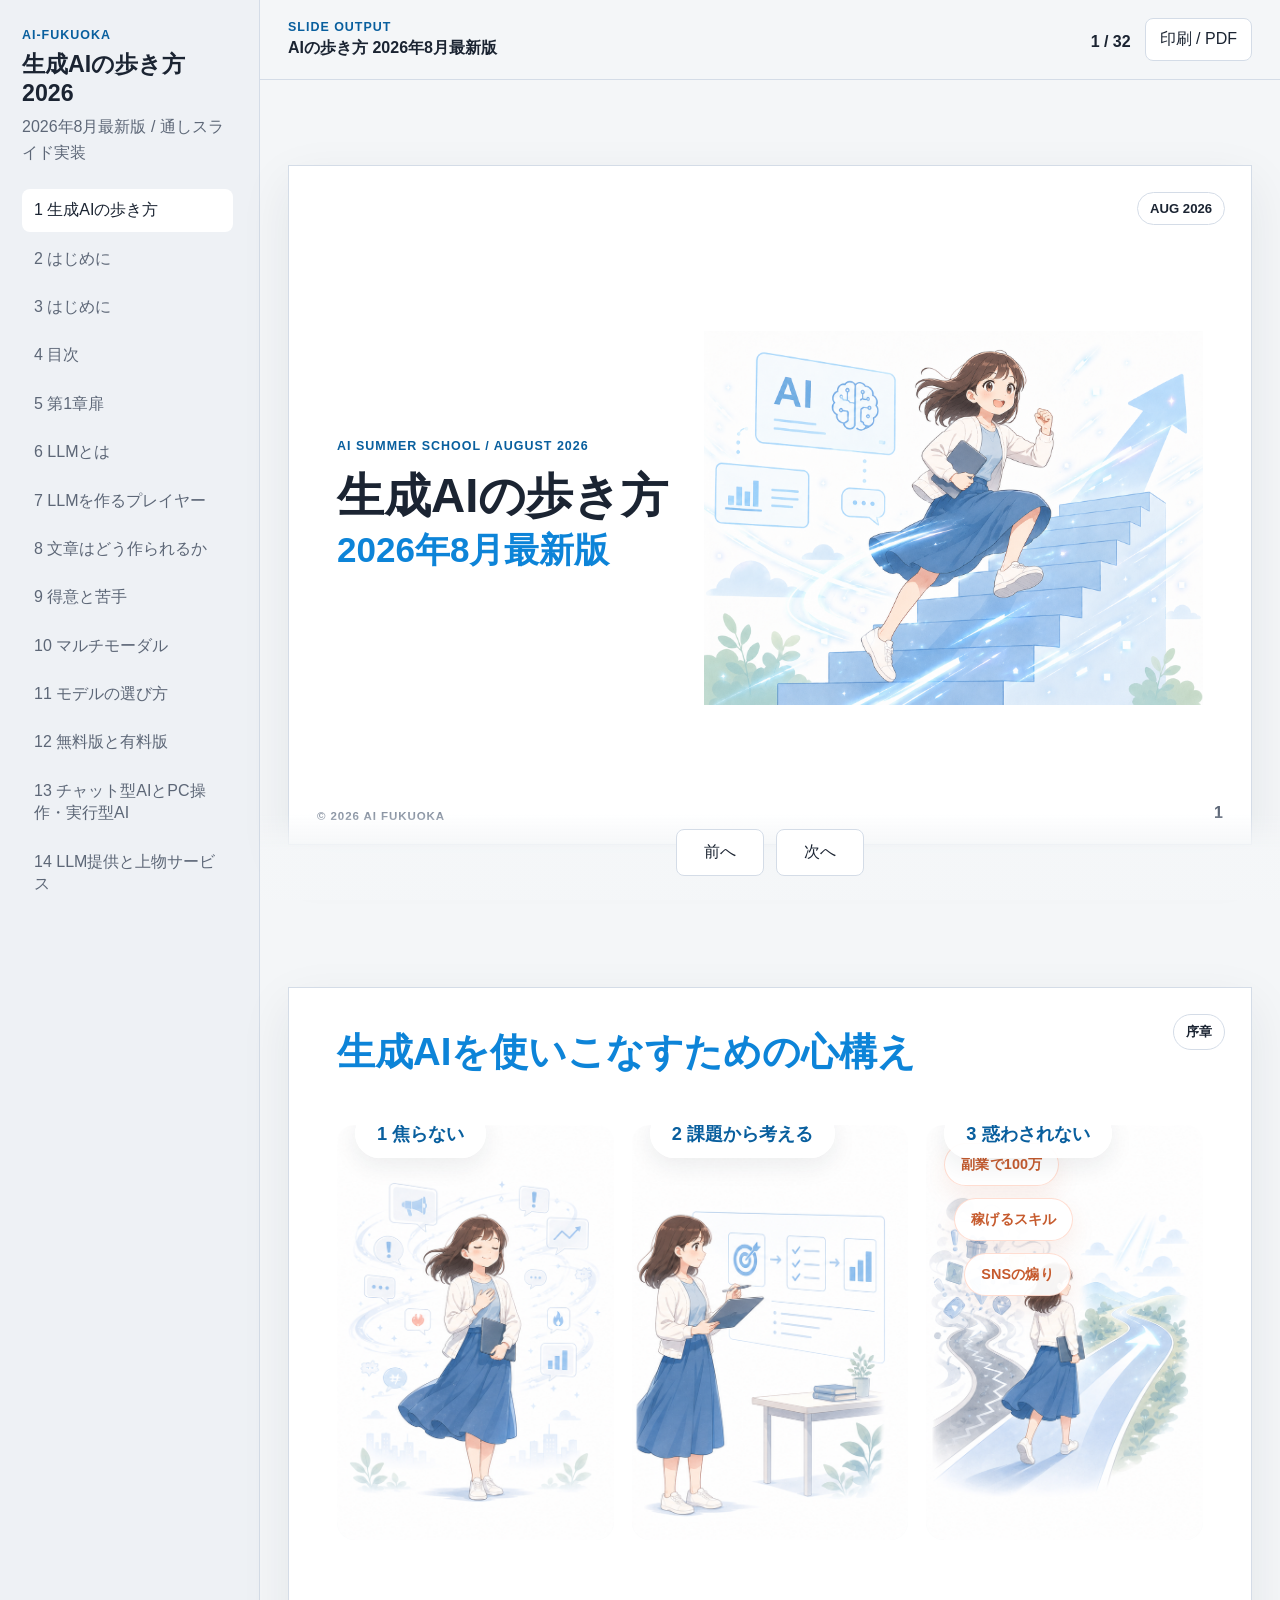
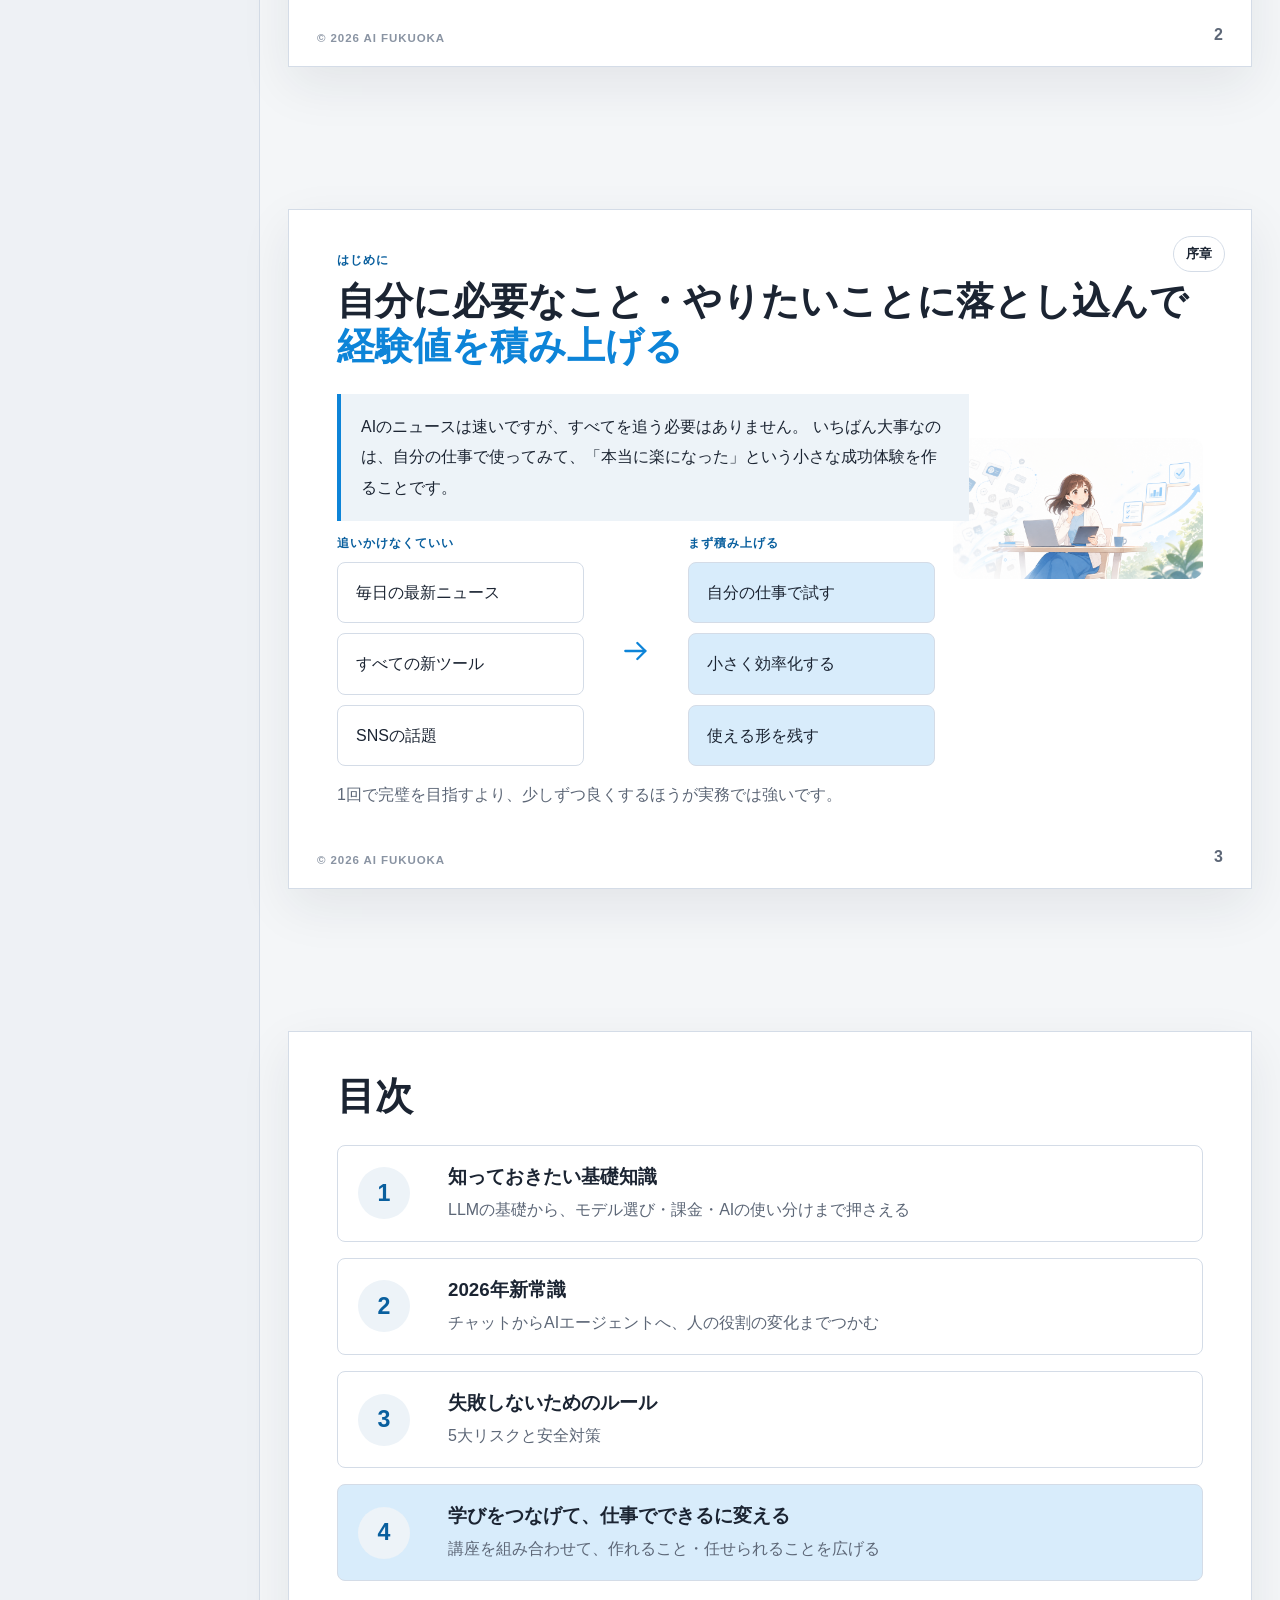
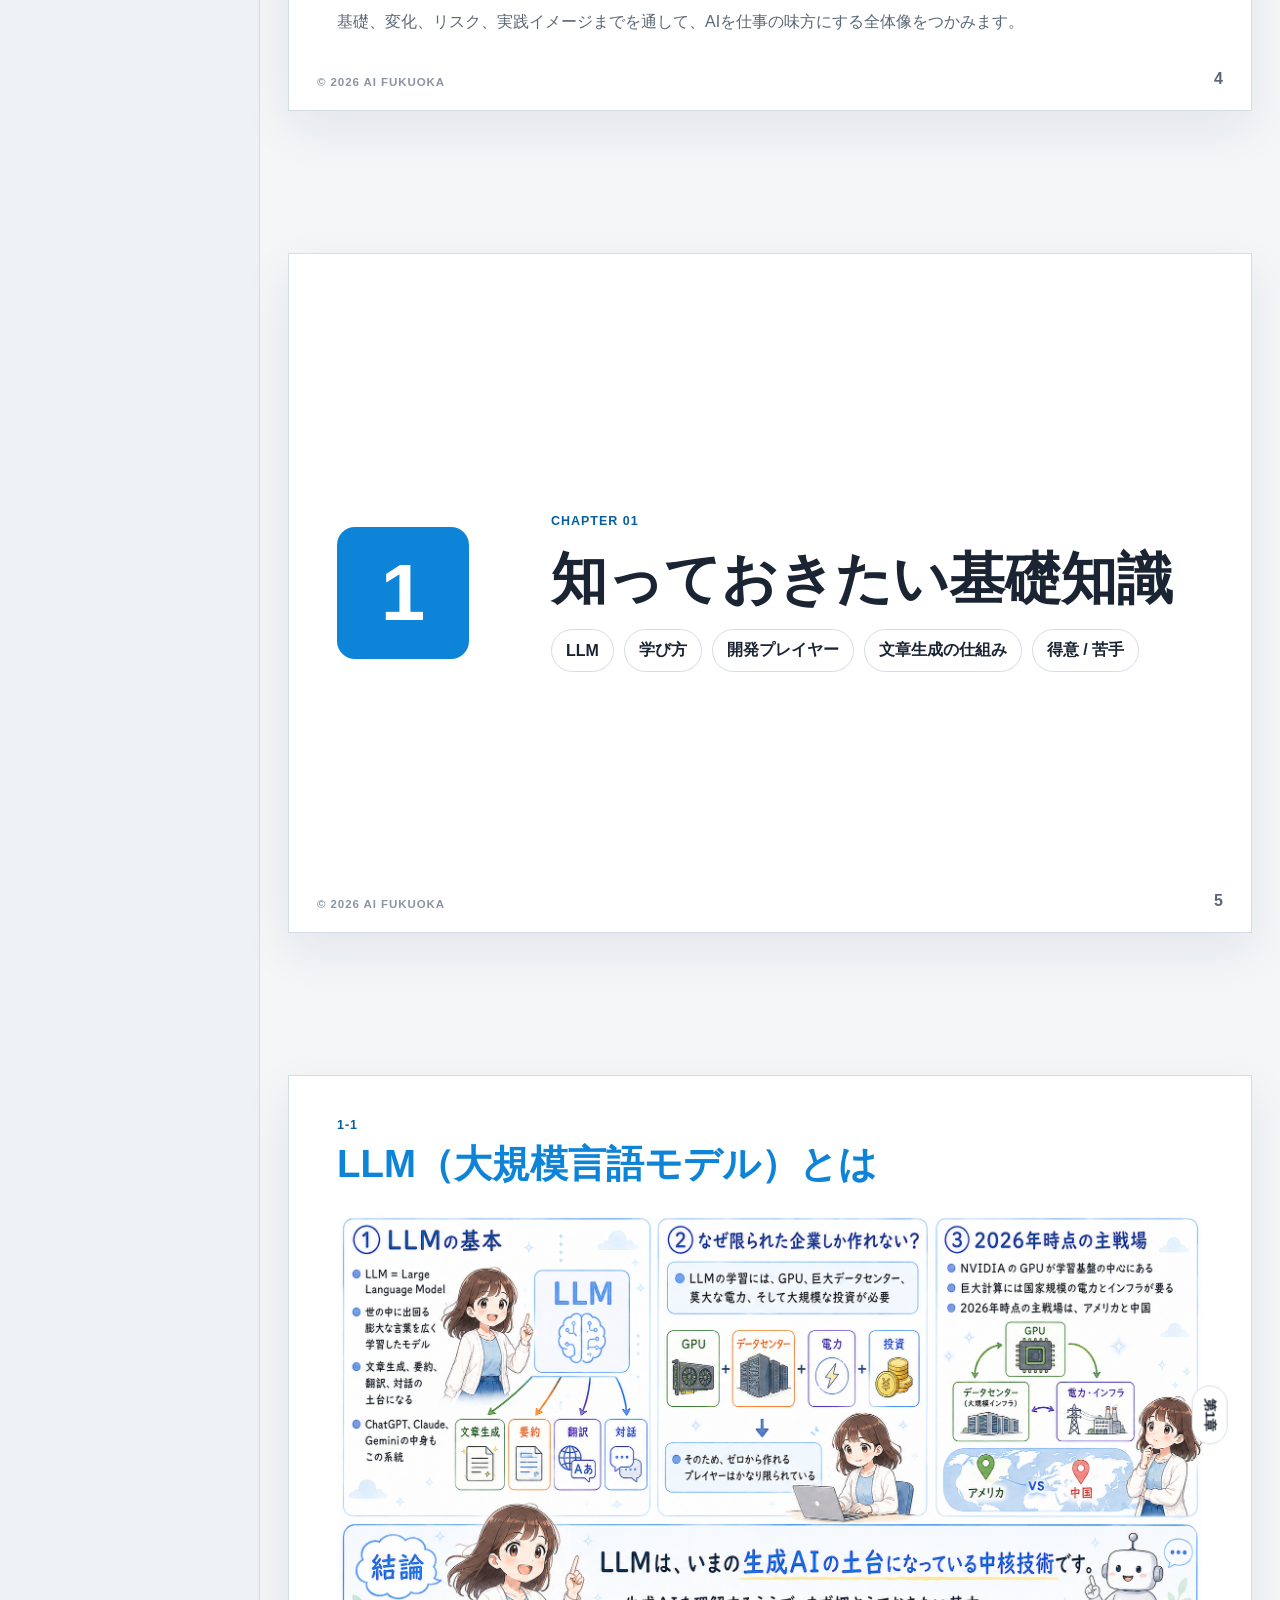
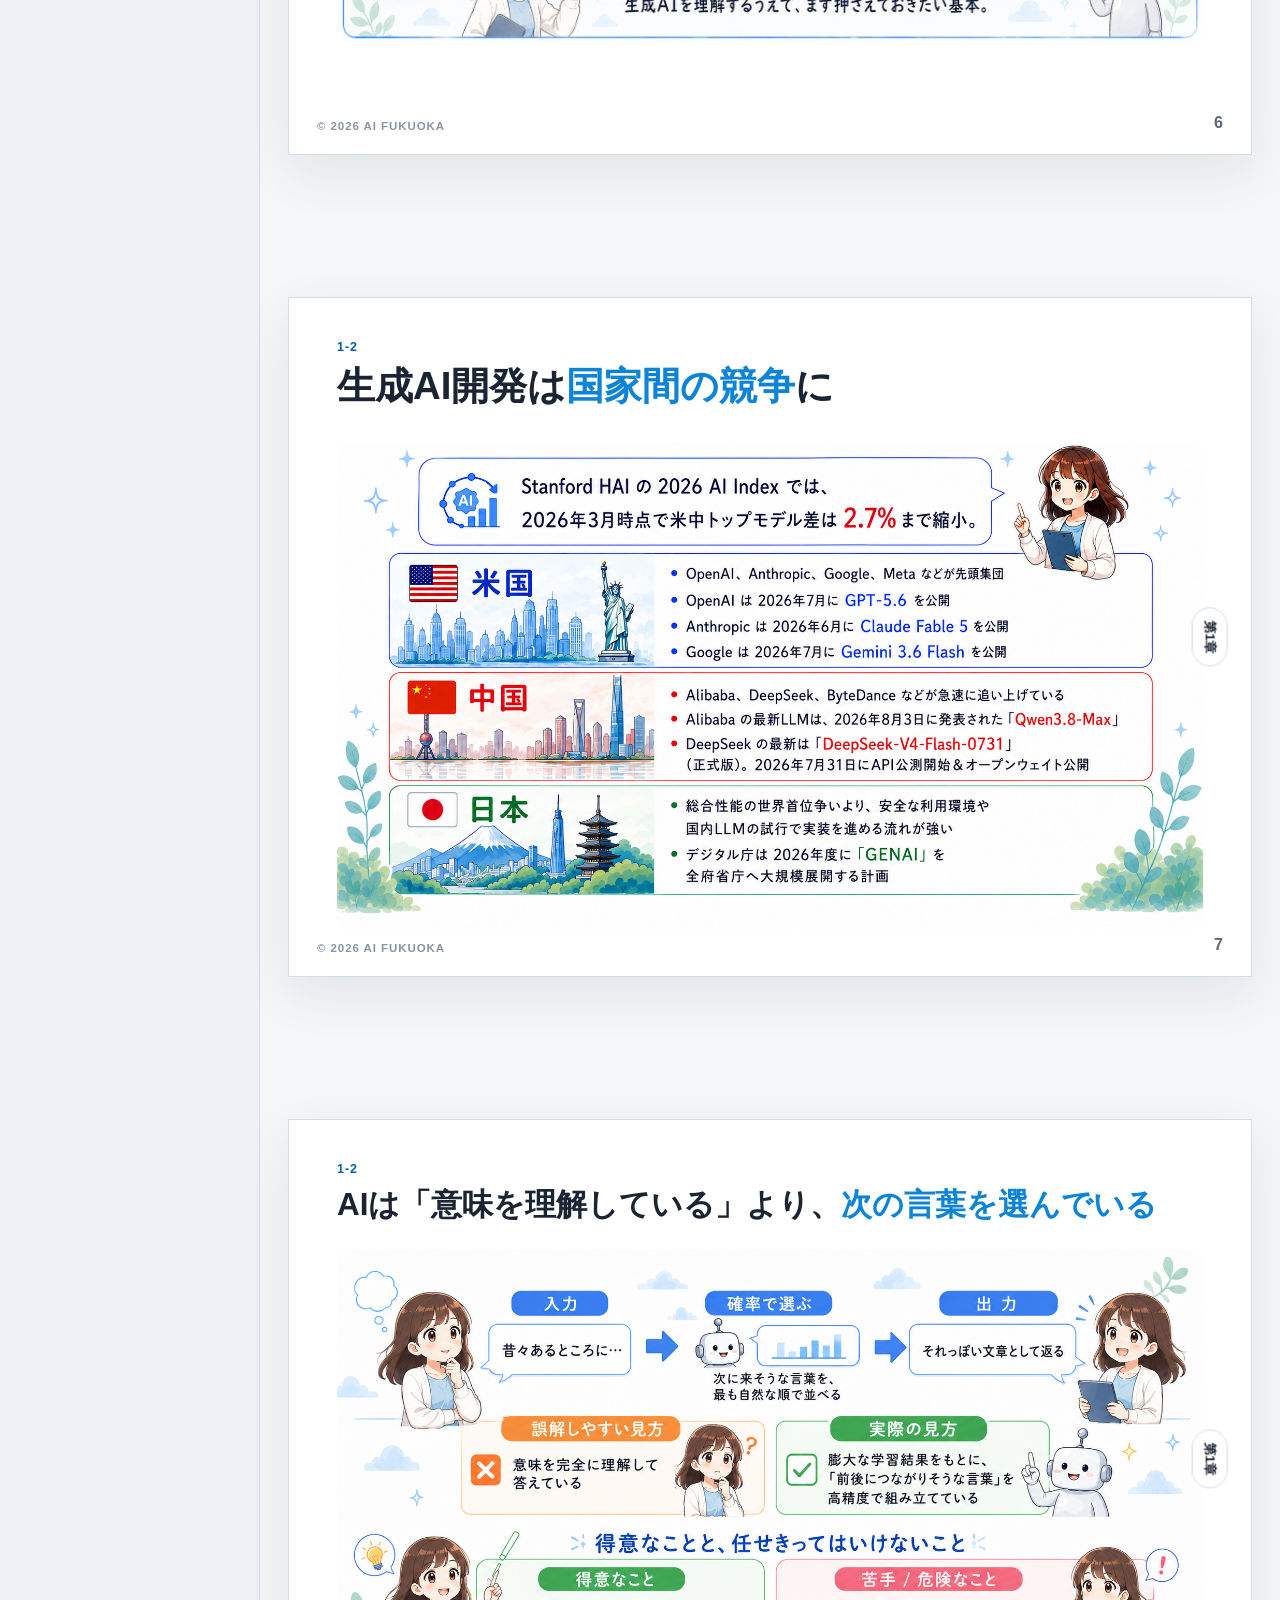
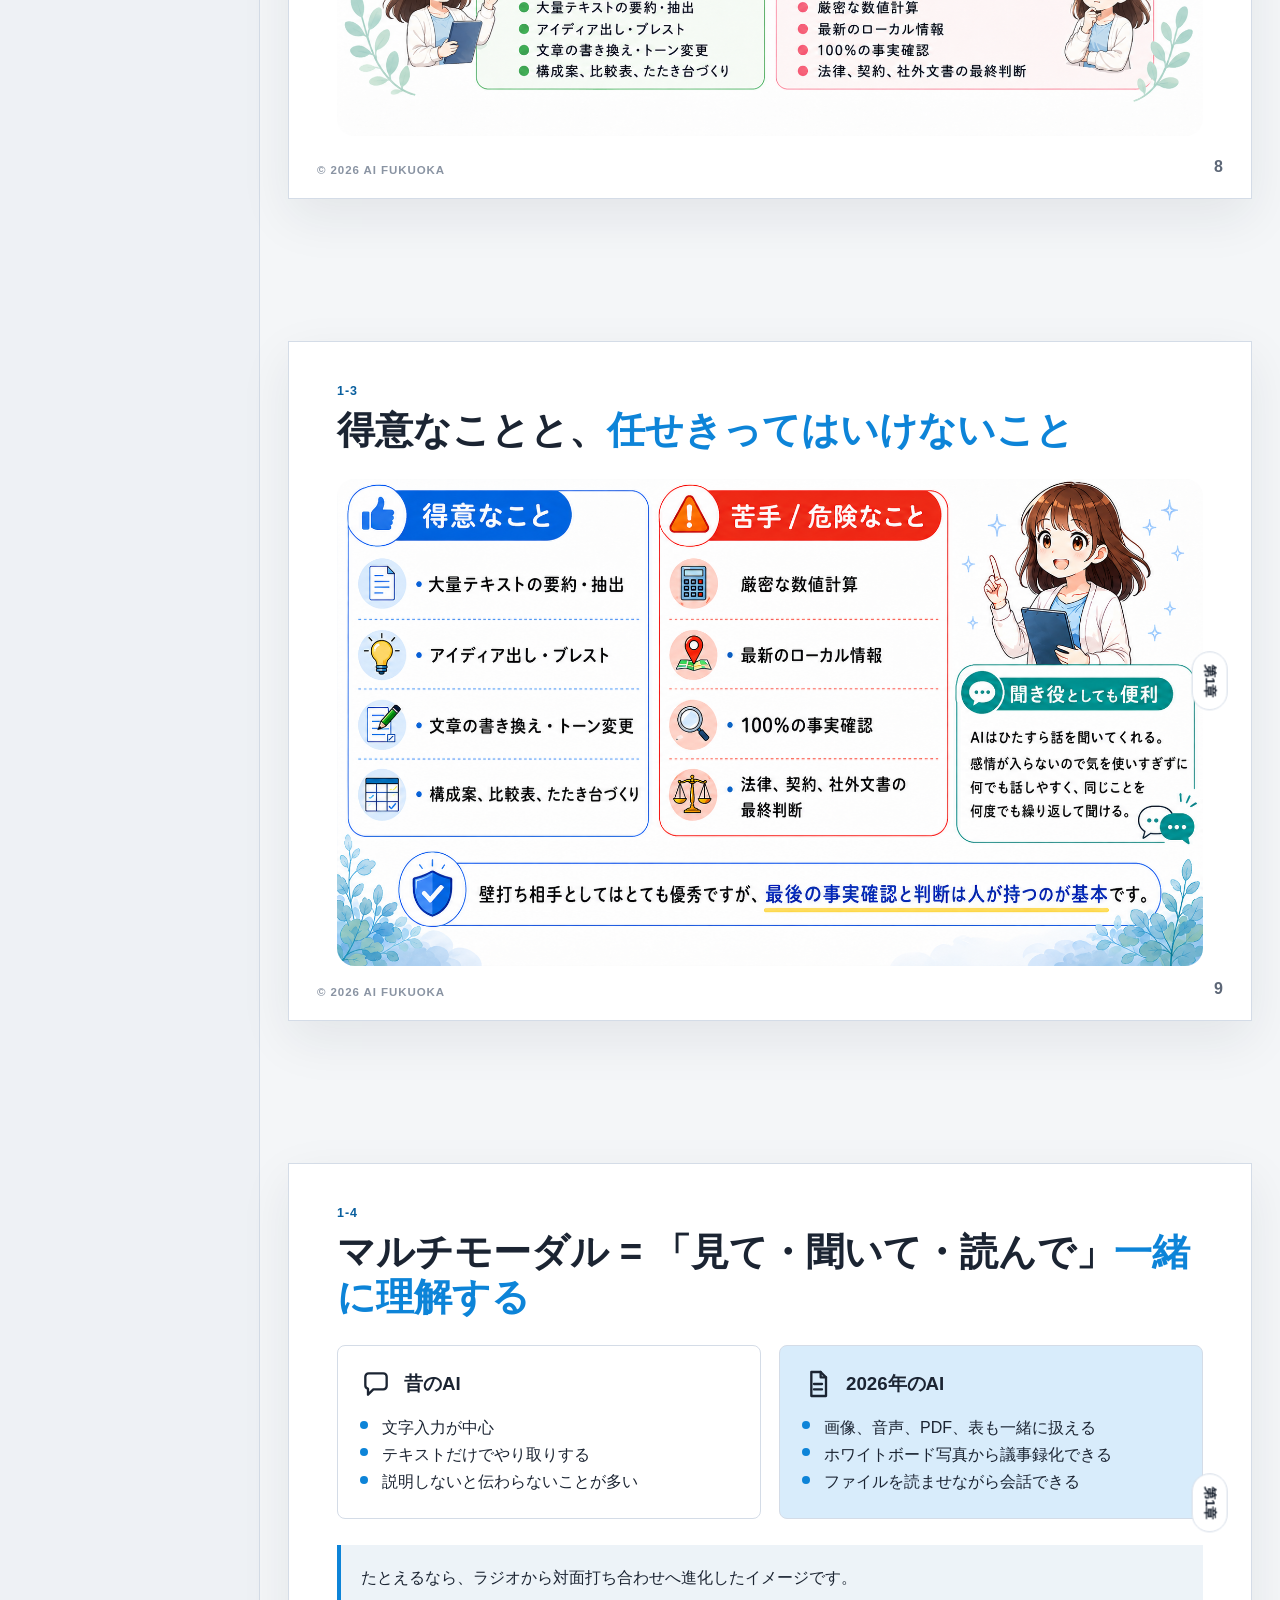
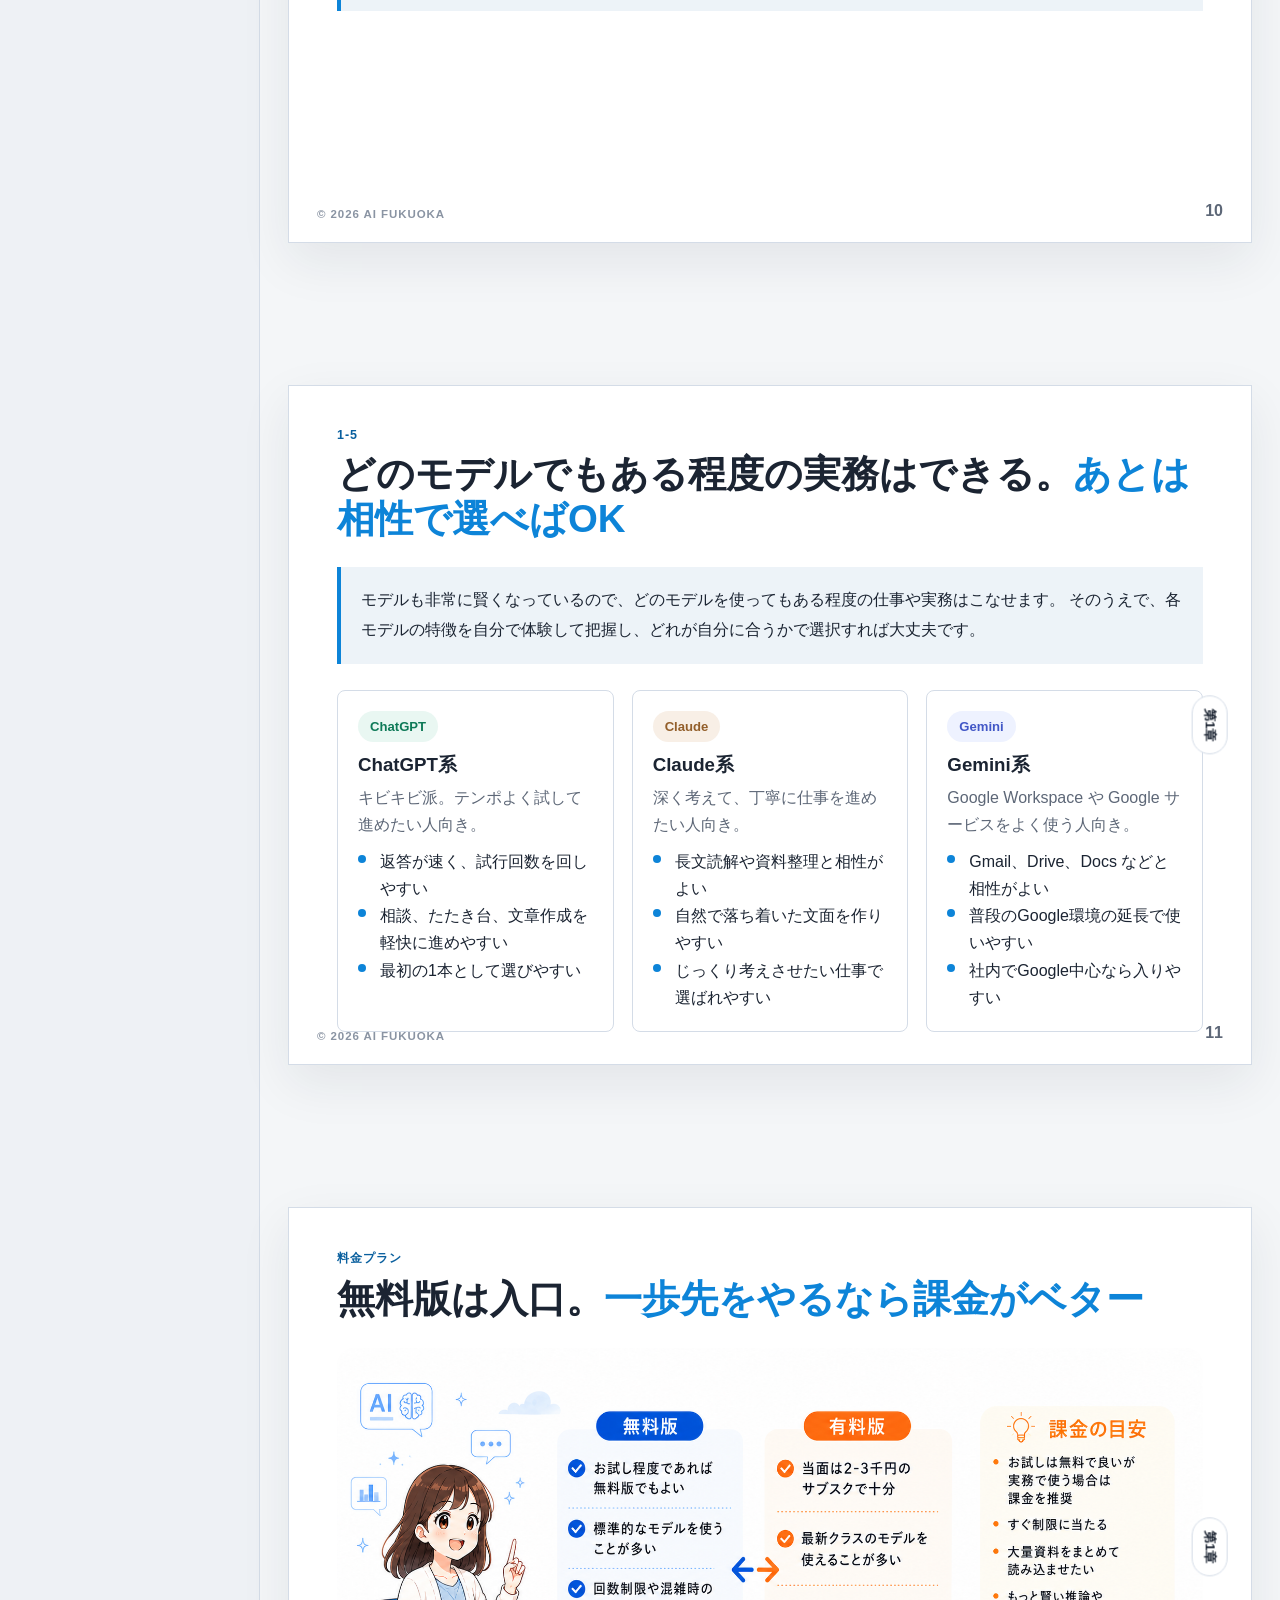
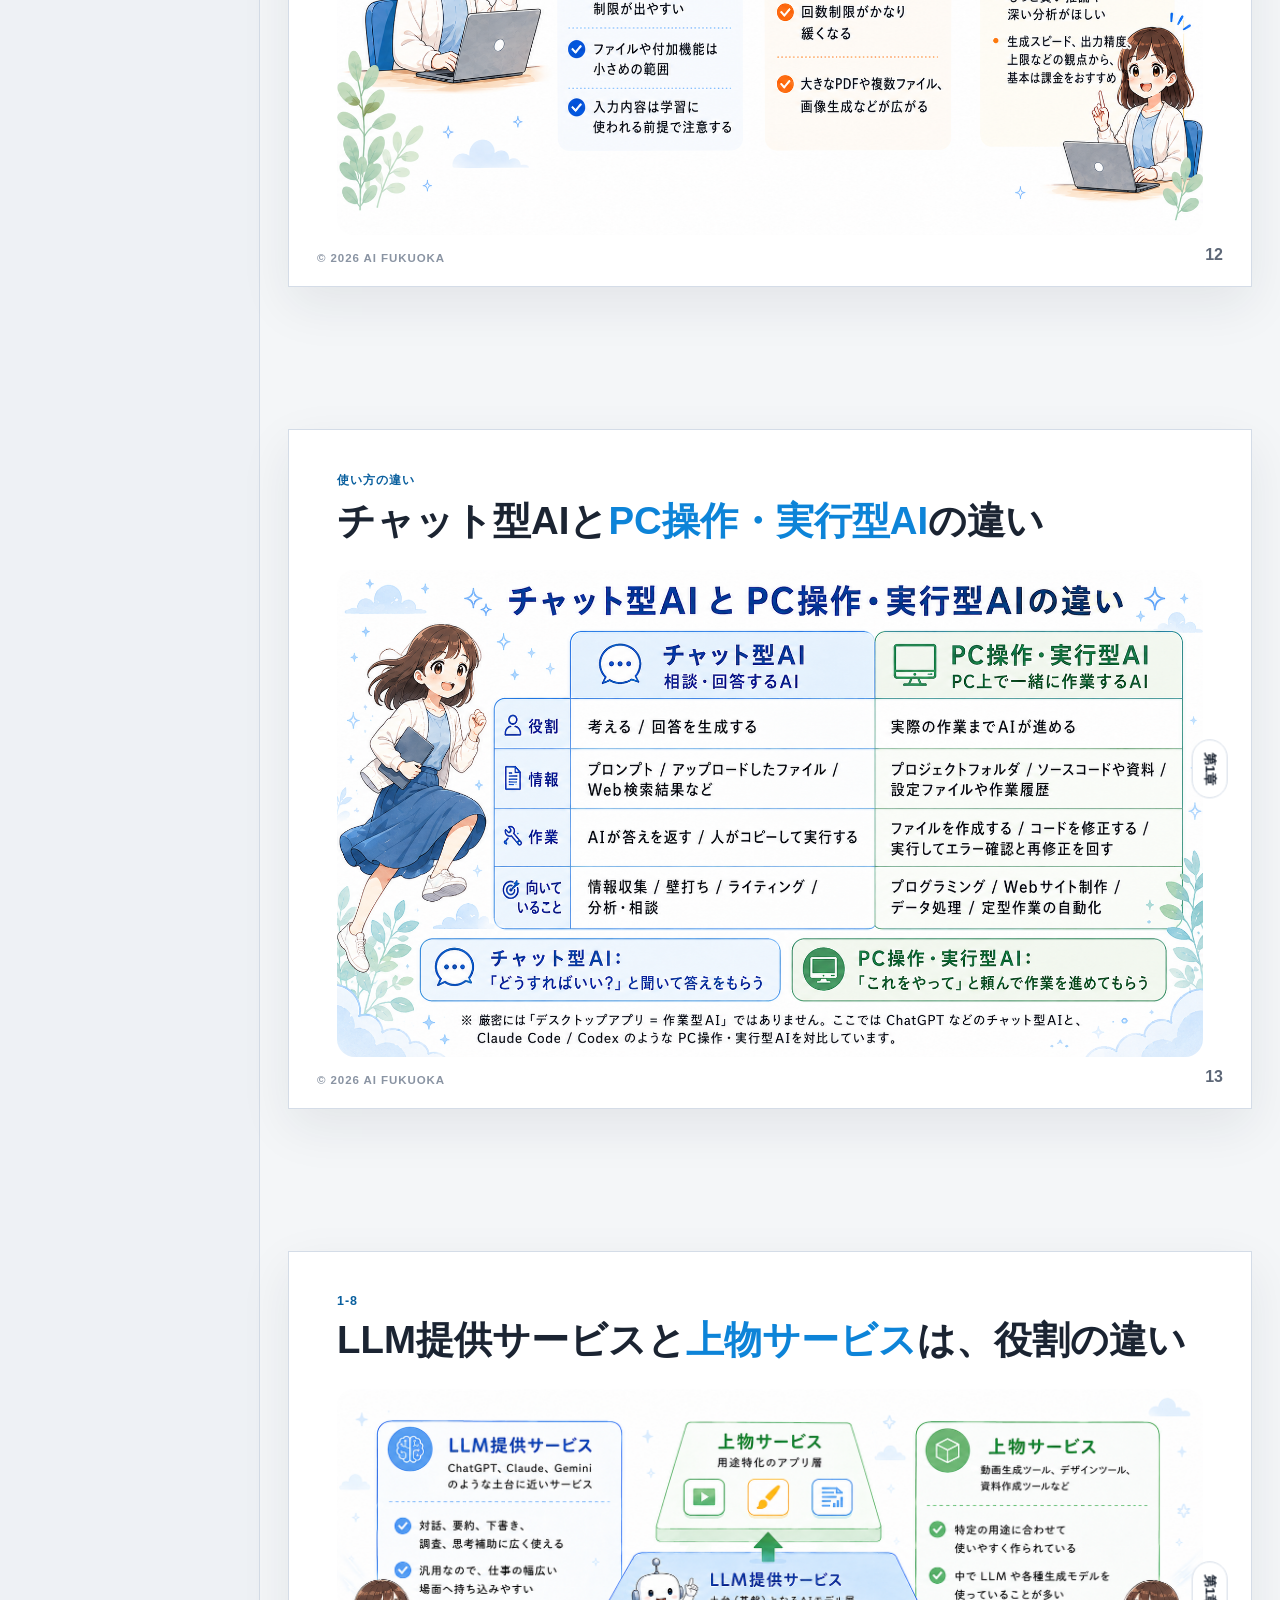
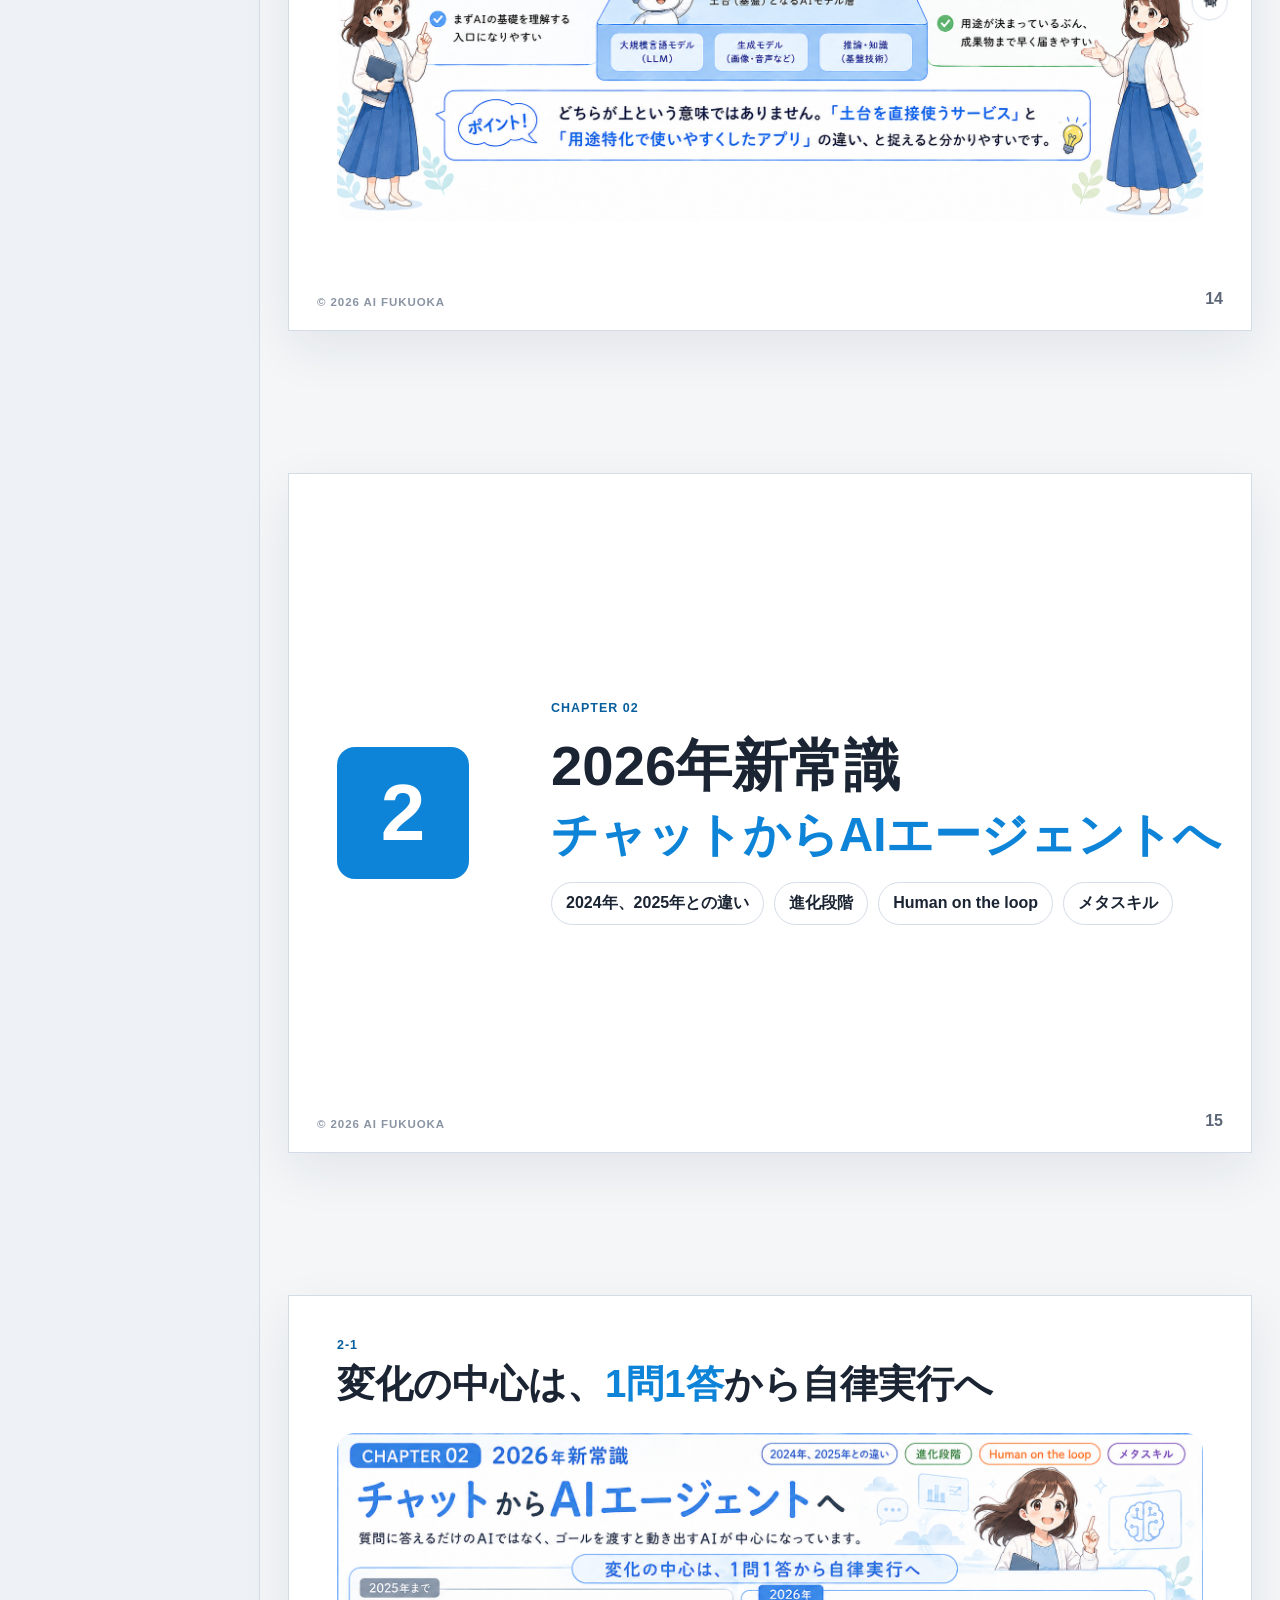
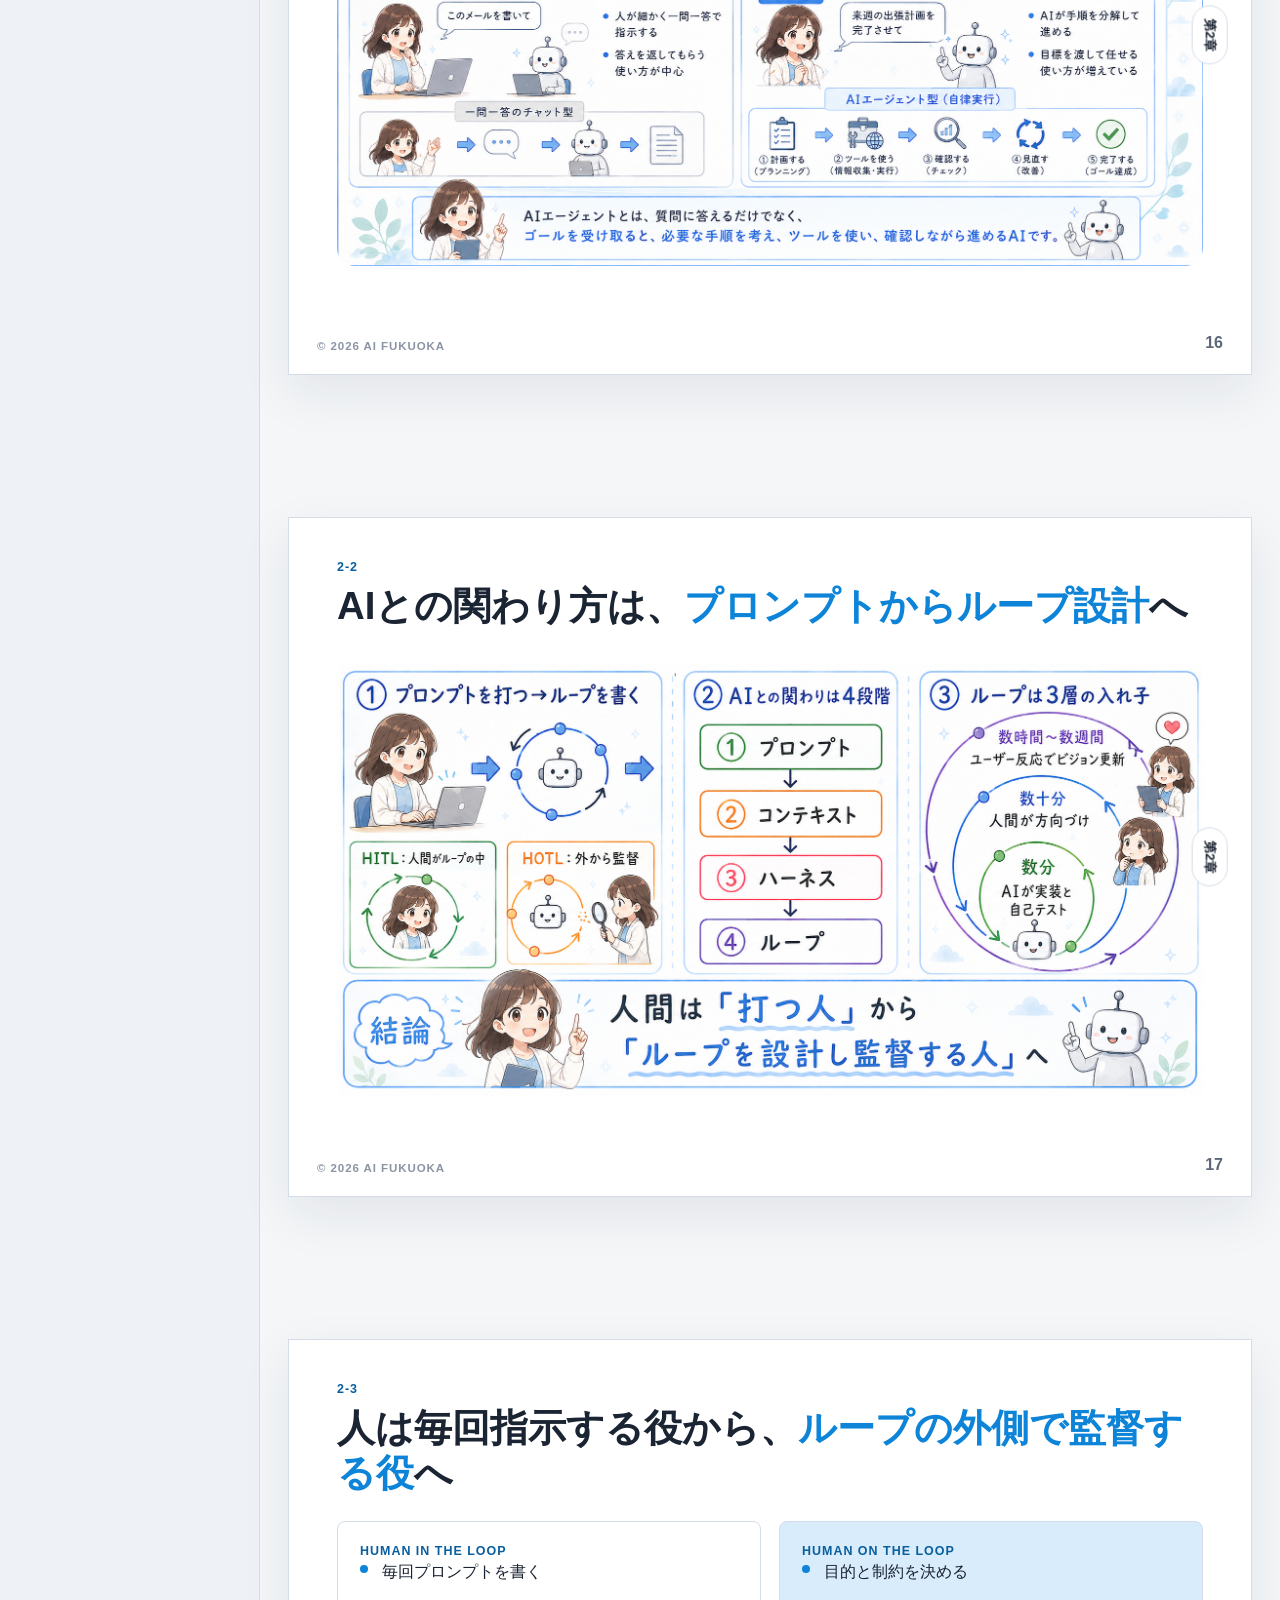
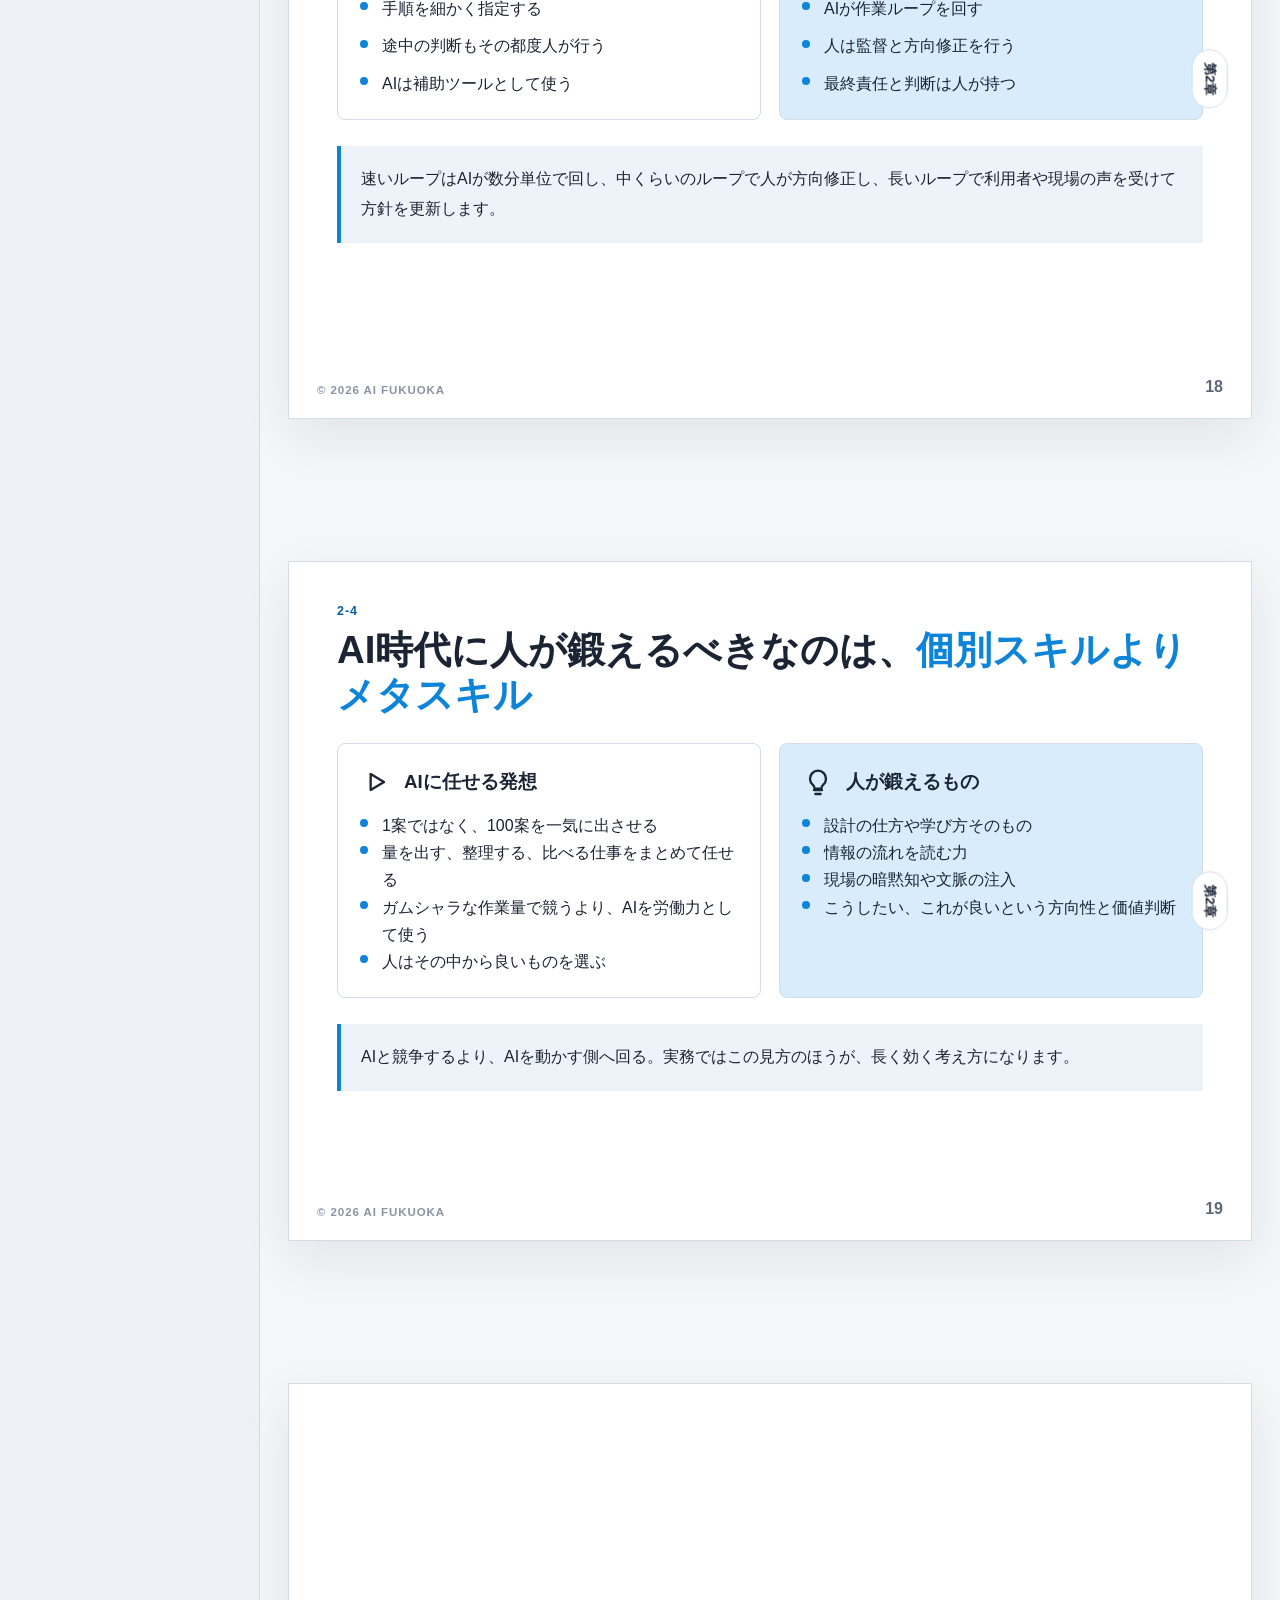
<file: AI-FUKUOKA/01_生成AI仕事術_最終まとめ_20260805/index.html>
<!DOCTYPE html>
<html lang="ja">
<head>
  <meta charset="UTF-8">
  <meta name="viewport" content="width=device-width, initial-scale=1.0">
  <meta http-equiv="refresh" content="0; url=./slides/">
  <title>01_生成AI仕事術</title>
  <style>
    body {
      margin: 0;
      min-height: 100vh;
      display: grid;
      place-items: center;
      font-family: "Hiragino Sans", "Yu Gothic", "Noto Sans JP", sans-serif;
      background: #f4f6f8;
      color: #1b2432;
    }

    .panel {
      width: min(680px, calc(100% - 48px));
      padding: 40px;
      border: 1px solid #d4dce7;
      border-radius: 12px;
      background: #ffffff;
      box-shadow: 0 18px 48px rgba(27, 36, 50, 0.08);
    }

    .eyebrow {
      margin: 0 0 10px;
      font-size: 0.8rem;
      font-weight: 700;
      letter-spacing: 0.08em;
      text-transform: uppercase;
      color: #095f9e;
    }

    h1 {
      margin: 0;
      font-size: clamp(2rem, 4vw, 3rem);
      line-height: 1.15;
    }

    p {
      margin: 18px 0 0;
      line-height: 1.9;
      color: #5d6777;
    }

    a {
      display: inline-flex;
      align-items: center;
      margin-top: 24px;
      padding: 12px 18px;
      border: 1px solid #0d84d8;
      border-radius: 8px;
      color: #0d84d8;
      font-weight: 700;
      text-decoration: none;
    }
  </style>
</head>
<body>
  <main class="panel">
    <p class="eyebrow">AI-Fukuoka</p>
    <h1>01_生成AI仕事術</h1>
    <p>スライド本体へ移動します。自動で移動しない場合は、下のリンクから開いてください。</p>
    <a href="./slides/">スライドを開く</a>
  </main>
</body>
</html>
</file>
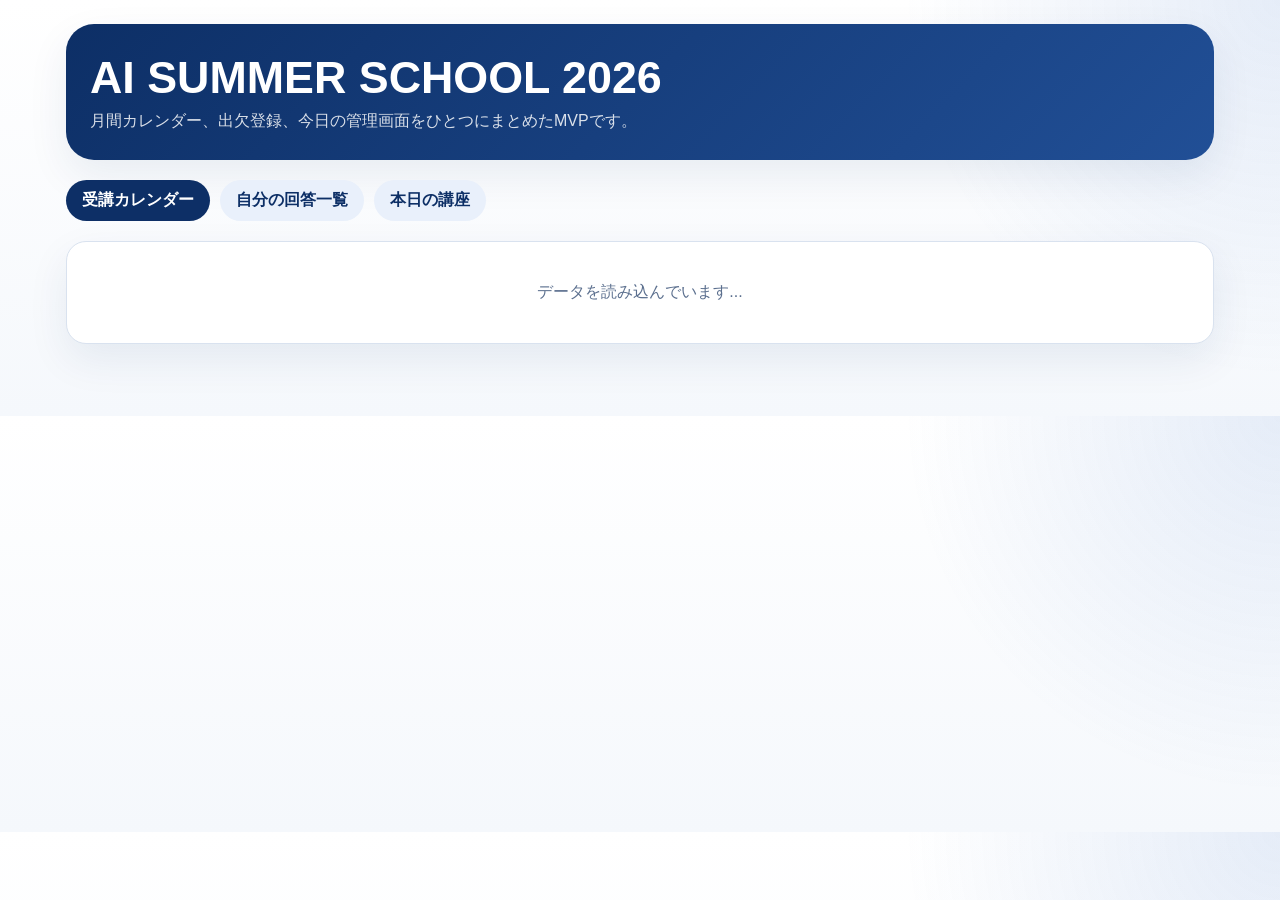
<file: AI-FUKUOKA/attendance-calendar-gas/Index.html>
<!DOCTYPE html>
<html lang="ja">
  <head>
    <meta charset="UTF-8" />
    <meta name="viewport" content="width=device-width, initial-scale=1.0" />
    <title>AI SUMMER SCHOOL 2026 出席カレンダー</title>
    <style>
      :root {
        --bg: #f5f8fc;
        --panel: #ffffff;
        --line: #d9e2ef;
        --text: #183153;
        --sub: #5b6f8e;
        --navy: #0d2f66;
        --blue: #2d68c4;
        --green: #1f9d63;
        --orange: #d97a1d;
        --red: #cc4f4f;
        --shadow: 0 16px 40px rgba(13, 47, 102, 0.08);
        --radius: 20px;
      }

      * {
        box-sizing: border-box;
      }

      body {
        margin: 0;
        font-family: "Hiragino Sans", "Yu Gothic", sans-serif;
        color: var(--text);
        background:
          radial-gradient(circle at top right, rgba(45, 104, 196, 0.12), transparent 28%),
          linear-gradient(180deg, #ffffff 0%, var(--bg) 100%);
      }

      button,
      select,
      input {
        font: inherit;
      }

      .app {
        max-width: 1180px;
        margin: 0 auto;
        padding: 24px 16px 72px;
      }

      .hero {
        background: linear-gradient(135deg, #0d2f66 0%, #214f96 100%);
        color: #fff;
        border-radius: 28px;
        padding: 28px 24px;
        box-shadow: var(--shadow);
      }

      .hero h1 {
        margin: 0 0 8px;
        font-size: clamp(1.8rem, 4vw, 2.8rem);
      }

      .hero p {
        margin: 0;
        color: rgba(255, 255, 255, 0.84);
      }

      .tabs {
        display: flex;
        flex-wrap: wrap;
        gap: 10px;
        margin: 20px 0;
      }

      .tab {
        border: 0;
        border-radius: 999px;
        background: #e9f0fb;
        color: var(--navy);
        padding: 10px 16px;
        font-weight: 700;
        cursor: pointer;
      }

      .tab.active {
        background: var(--navy);
        color: #fff;
      }

      .layout {
        display: grid;
        grid-template-columns: minmax(0, 1.7fr) minmax(320px, 0.95fr);
        gap: 18px;
        align-items: start;
      }

      .panel {
        background: var(--panel);
        border: 1px solid var(--line);
        border-radius: var(--radius);
        box-shadow: var(--shadow);
      }

      .panel-inner {
        padding: 20px;
      }

      .section-title {
        display: flex;
        justify-content: space-between;
        align-items: center;
        gap: 12px;
        margin-bottom: 18px;
      }

      .section-title h2,
      .section-title h3 {
        margin: 0;
        font-size: 1.15rem;
      }

      .month-nav {
        display: flex;
        align-items: center;
        gap: 8px;
      }

      .month-nav button,
      .action,
      .submit-button {
        border: 0;
        border-radius: 14px;
        padding: 10px 14px;
        background: var(--navy);
        color: #fff;
        font-weight: 700;
        cursor: pointer;
      }

      .month-nav button.secondary,
      .action.secondary {
        background: #eef4fc;
        color: var(--navy);
      }

      .calendar-grid {
        display: grid;
        grid-template-columns: repeat(7, minmax(0, 1fr));
        gap: 10px;
      }

      .weekday,
      .day-cell {
        min-height: 128px;
      }

      .weekday {
        font-size: 0.88rem;
        font-weight: 700;
        color: var(--sub);
        text-align: center;
        min-height: auto;
      }

      .day-cell {
        border: 1px solid var(--line);
        border-radius: 18px;
        background: #fbfdff;
        padding: 10px;
      }

      .day-cell.muted {
        opacity: 0.42;
      }

      .day-cell.today {
        border-color: #7aa5ea;
        box-shadow: inset 0 0 0 1px rgba(45, 104, 196, 0.2);
      }

      .day-number {
        font-weight: 800;
        margin-bottom: 8px;
      }

      .course-chip {
        width: 100%;
        margin-bottom: 8px;
        padding: 10px;
        border: 0;
        border-radius: 14px;
        text-align: left;
        background: linear-gradient(180deg, #edf4ff 0%, #e1ecfb 100%);
        color: var(--text);
        cursor: pointer;
      }

      .course-chip:last-child {
        margin-bottom: 0;
      }

      .course-chip strong,
      .course-chip span {
        display: block;
      }

      .course-chip strong {
        font-size: 0.92rem;
        line-height: 1.35;
      }

      .course-chip .meta {
        margin-top: 6px;
        font-size: 0.82rem;
        color: var(--sub);
      }

      .badge-row,
      .stats,
      .name-list,
      .setup-actions {
        display: flex;
        flex-wrap: wrap;
        gap: 10px;
      }

      .badge {
        display: inline-flex;
        align-items: center;
        gap: 6px;
        padding: 7px 10px;
        border-radius: 999px;
        font-size: 0.84rem;
        font-weight: 700;
        background: #edf3fb;
        color: var(--navy);
      }

      .badge.green {
        background: #e6f7ef;
        color: var(--green);
      }

      .badge.red {
        background: #fdecec;
        color: var(--red);
      }

      .badge.orange {
        background: #fff3e4;
        color: var(--orange);
      }

      .stat-card {
        flex: 1 1 110px;
        border-radius: 18px;
        padding: 14px;
        background: #f8fbff;
        border: 1px solid var(--line);
      }

      .stat-card strong {
        display: block;
        font-size: 1.35rem;
        margin-top: 8px;
      }

      .field {
        margin-bottom: 14px;
      }

      .field label {
        display: block;
        margin-bottom: 8px;
        font-weight: 700;
      }

      .selected-name {
        margin-top: 8px;
        padding: 10px 12px;
        border-radius: 14px;
        background: #f6f9fe;
        border: 1px solid var(--line);
        color: var(--navy);
        font-weight: 700;
      }

      select,
      input[type="text"],
      input[type="password"] {
        width: 100%;
        border: 1px solid var(--line);
        border-radius: 14px;
        padding: 12px 14px;
        background: #fff;
      }

      .radio-grid {
        display: grid;
        grid-template-columns: repeat(3, minmax(0, 1fr));
        gap: 10px;
      }

      .radio-card {
        border: 1px solid var(--line);
        border-radius: 16px;
        padding: 12px;
        background: #fff;
      }

      .radio-card input {
        margin-right: 8px;
      }

      .submit-button {
        width: 100%;
        padding: 14px 18px;
        margin-top: 8px;
      }

      .hint,
      .empty,
      .message {
        color: var(--sub);
        font-size: 0.94rem;
      }

      .message {
        margin-top: 12px;
        padding: 12px 14px;
        border-radius: 14px;
        background: #ecf6ff;
        color: var(--navy);
      }

      .course-meta {
        display: grid;
        gap: 10px;
        margin-bottom: 16px;
      }

      .course-meta div {
        padding: 12px 14px;
        border-radius: 16px;
        background: #f8fbff;
        border: 1px solid var(--line);
      }

      .list-block {
        margin-top: 16px;
      }

      .list-block h4 {
        margin: 0 0 10px;
        font-size: 1rem;
      }

      .name-list span {
        padding: 7px 10px;
        border-radius: 999px;
        background: #f0f5fb;
      }

      .response-list {
        display: grid;
        gap: 10px;
      }

      .response-item {
        padding: 14px;
        border-radius: 16px;
        border: 1px solid var(--line);
        background: #fff;
      }

      .response-item strong {
        display: block;
        margin-bottom: 6px;
      }

      .hidden {
        display: none !important;
      }

      .loading {
        padding: 40px 20px;
        text-align: center;
        color: var(--sub);
      }

      @media (max-width: 920px) {
        .layout {
          grid-template-columns: 1fr;
        }
      }

      @media (max-width: 720px) {
        .calendar-grid {
          grid-template-columns: repeat(2, minmax(0, 1fr));
        }

        .weekday {
          display: none;
        }

        .radio-grid {
          grid-template-columns: 1fr;
        }

        .hero {
          padding: 24px 18px;
        }
      }
    </style>
  </head>
  <body>
    <div class="app">
      <header class="hero">
        <h1 id="appTitle">AI SUMMER SCHOOL 2026</h1>
        <p>月間カレンダー、出欠登録、今日の管理画面をひとつにまとめたMVPです。</p>
      </header>

      <nav class="tabs">
        <button type="button" class="tab active" data-tab="calendar">受講カレンダー</button>
        <button type="button" class="tab" data-tab="mine">自分の回答一覧</button>
        <button type="button" class="tab" data-tab="today">本日の講座</button>
      </nav>

      <div id="loading" class="panel loading">データを読み込んでいます...</div>

      <section id="calendarTab" class="tab-pane hidden">
        <div class="layout">
          <div class="panel">
            <div class="panel-inner">
              <div class="section-title">
                <h2 id="monthTitle">2026年8月</h2>
                <div class="month-nav">
                  <button type="button" class="secondary" id="prevMonth">前月</button>
                  <button type="button" class="secondary" id="nextMonth">次月</button>
                </div>
              </div>
              <div id="calendarGrid" class="calendar-grid"></div>
            </div>
          </div>

          <aside class="panel">
            <div class="panel-inner">
              <div id="detailEmpty">
                <div class="section-title">
                  <h3>講座詳細</h3>
                </div>
                <p class="empty">カレンダーの講座を押すと、詳細と出欠登録フォームを表示します。</p>
              </div>
              <div id="detailView" class="hidden">
                <div class="section-title">
                  <h3 id="detailTitle"></h3>
                  <div class="badge-row" id="detailBadges"></div>
                </div>
                <div class="course-meta" id="detailMeta"></div>
                <div class="stats" id="detailStats"></div>
                <div id="detailLists"></div>
                <hr style="border:none;border-top:1px solid var(--line);margin:20px 0;" />
                <h3>出欠を登録する</h3>
                <div class="field">
                  <label for="participantSelect">お名前</label>
                  <select id="participantSelect" aria-label="出欠登録する参加者"></select>
                  <div id="selectedParticipantName" class="selected-name hidden"></div>
                </div>
                <div class="field">
                  <label>参加予定</label>
                  <div class="radio-grid" id="statusRadios"></div>
                </div>
                <button type="button" class="submit-button" id="submitAttendance">回答を登録する</button>
                <div id="submitMessage" class="message hidden"></div>
                <p class="hint">回答はあとから何度でも変更できます。</p>
              </div>
            </div>
          </aside>
        </div>
      </section>

      <section id="mineTab" class="tab-pane hidden">
        <div class="panel">
          <div class="panel-inner">
            <div class="section-title">
              <h2>自分の回答一覧</h2>
            </div>
            <div class="field">
              <label for="mineParticipantSelect">お名前</label>
              <select id="mineParticipantSelect" aria-label="回答一覧を表示する参加者"></select>
            </div>
            <div id="myResponses" class="response-list"></div>
          </div>
        </div>
      </section>

      <section id="todayTab" class="tab-pane hidden">
        <div class="layout">
          <div class="panel">
            <div class="panel-inner">
              <div class="section-title">
                <h2>本日の講座</h2>
                <button type="button" class="action secondary" id="copyToday">参加者一覧をコピー</button>
              </div>
              <div id="todayCard"></div>
            </div>
          </div>
          <aside class="panel">
            <div class="panel-inner">
              <div class="section-title">
                <h3>初期セットアップ</h3>
              </div>
              <p class="hint">空のスプレッドシートでも、そのまま必要シートを作成できます。試しに画面を確認したい場合はサンプル投入も使えます。</p>
              <div class="setup-actions">
                <button type="button" class="action secondary" id="setupSheets">シートを準備</button>
                <button type="button" class="action" id="seedSample">サンプル投入</button>
              </div>
              <div id="setupMessage" class="message hidden"></div>
            </div>
          </aside>
        </div>
      </section>
    </div>

    <script>
      const state = {
        appData: null,
        selectedCourseId: '',
        selectedMonth: '',
        todayCopyText: ''
      };

      const weekdayLabels = ['日', '月', '火', '水', '木', '金', '土'];
      const panes = {
        calendar: document.getElementById('calendarTab'),
        mine: document.getElementById('mineTab'),
        today: document.getElementById('todayTab')
      };

      document.querySelectorAll('.tab').forEach((button) => {
        button.addEventListener('click', () => switchTab(button.dataset.tab));
      });

      document.getElementById('prevMonth').addEventListener('click', () => moveMonth(-1));
      document.getElementById('nextMonth').addEventListener('click', () => moveMonth(1));
      document.getElementById('submitAttendance').addEventListener('click', submitAttendance);
      document.getElementById('participantSelect').addEventListener('change', updateSelectedParticipantName);
      document.getElementById('mineParticipantSelect').addEventListener('change', loadMyResponses);
      document.getElementById('copyToday').addEventListener('click', copyTodaySummary);
      document.getElementById('setupSheets').addEventListener('click', runSetupSheets);
      document.getElementById('seedSample').addEventListener('click', runSeedSample);

      google.script.run
        .withSuccessHandler(boot)
        .withFailureHandler(showError)
        .getAppData();

      function boot(data) {
        state.appData = data;
        state.selectedMonth = data.currentMonth;
        document.getElementById('appTitle').textContent = data.title;
        fillParticipantSelects(data.participants);
        renderCalendar();
        renderTodayPanel();
        document.getElementById('loading').classList.add('hidden');
        switchTab('calendar');

        const initialCourse = data.todayCourse || data.upcomingCourse || data.courses[0];
        if (initialCourse) {
          selectCourse(initialCourse.id);
        }
        document.getElementById('participantSelect').value = '';
        if (data.participants[0]) {
          document.getElementById('mineParticipantSelect').value = data.participants[0].id;
          loadMyResponses();
        }
      }

      function showError(error) {
        const loading = document.getElementById('loading');
        loading.classList.remove('hidden');
        loading.textContent = (error && error.message) || 'データの読み込みに失敗しました。';
      }

      function switchTab(tabName) {
        document.querySelectorAll('.tab').forEach((button) => {
          button.classList.toggle('active', button.dataset.tab === tabName);
        });

        Object.keys(panes).forEach((key) => {
          panes[key].classList.toggle('hidden', key !== tabName);
        });

        if (tabName === 'mine') {
          loadMyResponses();
        }

        if (tabName === 'today') {
          renderTodayPanel();
        }
      }

      function fillParticipantSelects(participants) {
        const selects = [
          document.getElementById('participantSelect'),
          document.getElementById('mineParticipantSelect')
        ];

        selects.forEach((select) => {
          if (!participants.length) {
            select.innerHTML = '<option value="">参加者が未登録です</option>';
            select.disabled = true;
            return;
          }

          select.disabled = false;
          const placeholder = select.id === 'participantSelect'
            ? '<option value="">お名前を選択してください</option>'
            : '';
          select.innerHTML = placeholder + participants.map((participant) => (
            '<option value="' + participant.id + '">' + escapeHtml(participant.name) + '</option>'
          )).join('');
        });

        updateSelectedParticipantName();
      }

      function renderCalendar() {
        const grid = document.getElementById('calendarGrid');
        const monthTitle = document.getElementById('monthTitle');
        const [year, month] = state.selectedMonth.split('-').map(Number);
        const firstDate = new Date(year, month - 1, 1);
        const lastDate = new Date(year, month, 0);
        const startIndex = firstDate.getDay();
        const totalCells = Math.ceil((startIndex + lastDate.getDate()) / 7) * 7;
        const todayIso = state.appData.todayIso;

        monthTitle.textContent = year + '年' + month + '月';
        grid.innerHTML = weekdayLabels.map((label) => (
          '<div class="weekday">' + label + '</div>'
        )).join('');

        const coursesByDate = state.appData.courses.reduce((acc, course) => {
          acc[course.date] = acc[course.date] || [];
          acc[course.date].push(course);
          return acc;
        }, {});

        for (let index = 0; index < totalCells; index += 1) {
          const dayNumber = index - startIndex + 1;
          const date = new Date(year, month - 1, dayNumber);
          const inMonth = dayNumber > 0 && dayNumber <= lastDate.getDate();
          const isoDate = formatIsoDate(date);
          const dayCourses = inMonth ? (coursesByDate[isoDate] || []) : [];

          const cell = document.createElement('div');
          cell.className = 'day-cell' + (inMonth ? '' : ' muted') + (isoDate === todayIso ? ' today' : '');
          cell.innerHTML = '<div class="day-number">' + (inMonth ? date.getDate() : '') + '</div>';

          dayCourses.forEach((course) => {
            const button = document.createElement('button');
            button.className = 'course-chip';
            button.innerHTML = '<strong>' + escapeHtml(course.title) + '</strong>';
            button.addEventListener('click', () => selectCourse(course.id));
            cell.appendChild(button);
          });

          grid.appendChild(cell);
        }
      }

      function selectCourse(courseId) {
        state.selectedCourseId = courseId;
        google.script.run
          .withSuccessHandler(renderCourseDetail)
          .withFailureHandler((error) => {
            setMessage('submitMessage', (error && error.message) || '講座詳細の取得に失敗しました。');
          })
          .getCourseDetail(courseId);
      }

      function renderCourseDetail(course) {
        document.getElementById('detailEmpty').classList.add('hidden');
        document.getElementById('detailView').classList.remove('hidden');
        document.getElementById('detailTitle').textContent = course.title;
        document.getElementById('detailBadges').innerHTML = [
          '<span class="badge">' + escapeHtml(course.acceptanceStatus) + '</span>',
          course.isPast ? '<span class="badge red">開催済み</span>' : '',
          course.isToday ? '<span class="badge green">本日開催</span>' : ''
        ].join('');
        document.getElementById('detailMeta').innerHTML = [
          metaBox('日時', course.dateLabel + ' ' + course.timeLabel),
          metaBox('講師', course.teacher || '未設定'),
          metaBox('開催方法', course.method || '未設定'),
          metaBox('URL', course.detailUrl ? '<a href="' + escapeHtml(course.detailUrl) + '" target="_blank">講座URLを開く</a>' : '未設定')
        ].join('');
        document.getElementById('detailStats').innerHTML = [
          statCard('出席', course.attendeeCount + '名'),
          statCard('欠席', course.absenteeCount + '名'),
          statCard('未定', course.pendingCount + '名'),
          statCard('未回答', course.unansweredCount + '名')
        ].join('');

        const listBlocks = [];
        if (state.appData.showParticipantNames) {
          listBlocks.push(renderNameBlock('出席予定', course.attendees));
          listBlocks.push(renderNameBlock('欠席予定', course.absentees));
          listBlocks.push(renderNameBlock('未定', course.pendingParticipants));
          listBlocks.push(renderNameBlock('未回答', course.unansweredParticipants));
        } else {
          listBlocks.push('<p class="hint">参加者名の一覧は非公開設定です。人数のみ表示しています。</p>');
        }
        document.getElementById('detailLists').innerHTML = listBlocks.join('');

        renderStatusRadios();
        updateSelectedParticipantName();
      }

      function renderStatusRadios() {
        const container = document.getElementById('statusRadios');
        container.innerHTML = state.appData.statuses.map((status, index) => (
          '<label class="radio-card"><input type="radio" name="attendanceStatus" value="' +
          escapeHtml(status) + '" ' + (index === 0 ? 'checked' : '') + ' />' +
          escapeHtml(status) + '</label>'
        )).join('');
      }

      function submitAttendance() {
        const participantId = document.getElementById('participantSelect').value;
        const statusNode = document.querySelector('input[name="attendanceStatus"]:checked');

        if (!participantId) {
          setMessage('submitMessage', 'お名前を選択してください。');
          return;
        }

        google.script.run
          .withSuccessHandler((result) => {
            setMessage('submitMessage', result.message);
            state.appData.courses = state.appData.courses.map((course) => (
              course.id === result.course.id ? result.course : course
            ));
            renderCalendar();
            renderCourseDetail(result.course);
            renderTodayPanel();
            loadMyResponses();
          })
          .withFailureHandler((error) => {
            setMessage('submitMessage', (error && error.message) || '登録に失敗しました。');
          })
          .submitAttendance({
            courseId: state.selectedCourseId,
            participantId,
            status: statusNode ? statusNode.value : ''
          });
      }

      function loadMyResponses() {
        const participantId = document.getElementById('mineParticipantSelect').value;
        if (!participantId) return;

        google.script.run
          .withSuccessHandler((result) => {
            document.getElementById('myResponses').innerHTML = result.responses.map((item) => (
              '<div class="response-item">' +
              '<strong>' + escapeHtml(item.courseTitle) + '</strong>' +
              '<div>' + escapeHtml(item.dateLabel + ' ' + item.timeLabel) + '</div>' +
              '<div class="badge-row" style="margin-top:10px;">' +
              responseBadge(item.status) +
              (item.updatedAt ? '<span class="badge">更新 ' + escapeHtml(item.updatedAt) + '</span>' : '') +
              '</div>' +
              '</div>'
            )).join('');
          })
          .withFailureHandler((error) => {
            document.getElementById('myResponses').innerHTML = '<p class="empty">' + escapeHtml((error && error.message) || '取得に失敗しました。') + '</p>';
          })
          .getMyResponses(participantId);
      }

      function renderTodayPanel() {
        google.script.run
          .withSuccessHandler((result) => {
            state.todayCopyText = result.copyText || '';
            const course = result.todayCourse || result.upcomingCourse;
            const title = result.todayCourse ? '本日の講座' : '次回講座';
            const container = document.getElementById('todayCard');

            if (!course) {
              container.innerHTML = '<p class="empty">表示できる講座がありません。</p>';
              return;
            }

            container.innerHTML = [
              '<div class="badge-row" style="margin-bottom:14px;">',
              '<span class="badge">' + title + '</span>',
              '<span class="badge green">参加予定 ' + course.attendeeCount + '名</span>',
              '<span class="badge red">欠席 ' + course.absenteeCount + '名</span>',
              '<span class="badge orange">未回答 ' + course.unansweredCount + '名</span>',
              '</div>',
              '<h3 style="margin:0 0 8px;">' + escapeHtml(course.title) + '</h3>',
              '<p class="hint" style="margin-top:0;">' + escapeHtml(course.dateLabel + ' ' + course.timeLabel) + '</p>',
              renderNameBlock('参加予定者', course.attendees),
              renderNameBlock('未回答者', course.unansweredParticipants)
            ].join('');
          })
          .withFailureHandler((error) => {
            document.getElementById('todayCard').innerHTML = '<p class="empty">' + escapeHtml((error && error.message) || '表示に失敗しました。') + '</p>';
          })
          .getTodayDashboard();
      }

      function copyTodaySummary() {
        if (!state.todayCopyText) {
          setMessage('setupMessage', 'コピーできる講座情報がありません。');
          return;
        }

        navigator.clipboard.writeText(state.todayCopyText)
          .then(() => setMessage('setupMessage', '参加者一覧をコピーしました。'))
          .catch(() => setMessage('setupMessage', 'コピーに失敗しました。'));
      }

      function runSetupSheets() {
        google.script.run
          .withSuccessHandler((result) => setMessage('setupMessage', result.message))
          .withFailureHandler((error) => setMessage('setupMessage', (error && error.message) || 'シート準備に失敗しました。'))
          .setupSheets();
      }

      function runSeedSample() {
        google.script.run
          .withSuccessHandler((result) => {
            setMessage('setupMessage', result.message);
            google.script.run
              .withSuccessHandler(boot)
              .withFailureHandler(showError)
              .getAppData();
          })
          .withFailureHandler((error) => setMessage('setupMessage', (error && error.message) || 'サンプル投入に失敗しました。'))
          .seedSampleData();
      }

      function moveMonth(diff) {
        const [year, month] = state.selectedMonth.split('-').map(Number);
        const nextDate = new Date(year, month - 1 + diff, 1);
        state.selectedMonth = nextDate.getFullYear() + '-' + String(nextDate.getMonth() + 1).padStart(2, '0');
        renderCalendar();
      }

      function renderNameBlock(label, names) {
        return [
          '<div class="list-block">',
          '<h4>' + escapeHtml(label) + ' ' + (names ? names.length : 0) + '名</h4>',
          names && names.length
            ? '<div class="name-list">' + names.map((name) => '<span>' + escapeHtml(name) + '</span>').join('') + '</div>'
            : '<p class="hint">なし</p>',
          '</div>'
        ].join('');
      }

      function statCard(label, value) {
        return '<div class="stat-card"><div class="hint">' + escapeHtml(label) + '</div><strong>' + escapeHtml(value) + '</strong></div>';
      }

      function metaBox(label, value) {
        return '<div><div class="hint">' + escapeHtml(label) + '</div><strong>' + value + '</strong></div>';
      }

      function responseBadge(status) {
        if (status === '出席') return '<span class="badge green">出席</span>';
        if (status === '欠席') return '<span class="badge red">欠席</span>';
        if (status === '未定') return '<span class="badge orange">未定</span>';
        return '<span class="badge">未回答</span>';
      }

      function setMessage(id, text) {
        const el = document.getElementById(id);
        el.textContent = text;
        el.classList.remove('hidden');
      }

      function updateSelectedParticipantName() {
        const participantId = document.getElementById('participantSelect').value;
        const participant = state.appData && state.appData.participants
          ? state.appData.participants.find((item) => item.id === participantId)
          : null;
        const box = document.getElementById('selectedParticipantName');

        if (!participant) {
          box.textContent = '';
          box.classList.add('hidden');
          return;
        }

        box.textContent = '選択中: ' + participant.name;
        box.classList.remove('hidden');
      }

      function formatIsoDate(date) {
        const year = date.getFullYear();
        const month = String(date.getMonth() + 1).padStart(2, '0');
        const day = String(date.getDate()).padStart(2, '0');
        return year + '-' + month + '-' + day;
      }

      function escapeHtml(text) {
        return String(text || '')
          .replace(/&/g, '&amp;')
          .replace(/</g, '&lt;')
          .replace(/>/g, '&gt;')
          .replace(/"/g, '&quot;')
          .replace(/'/g, '&#39;');
      }
    </script>
  </body>
</html>
</file>
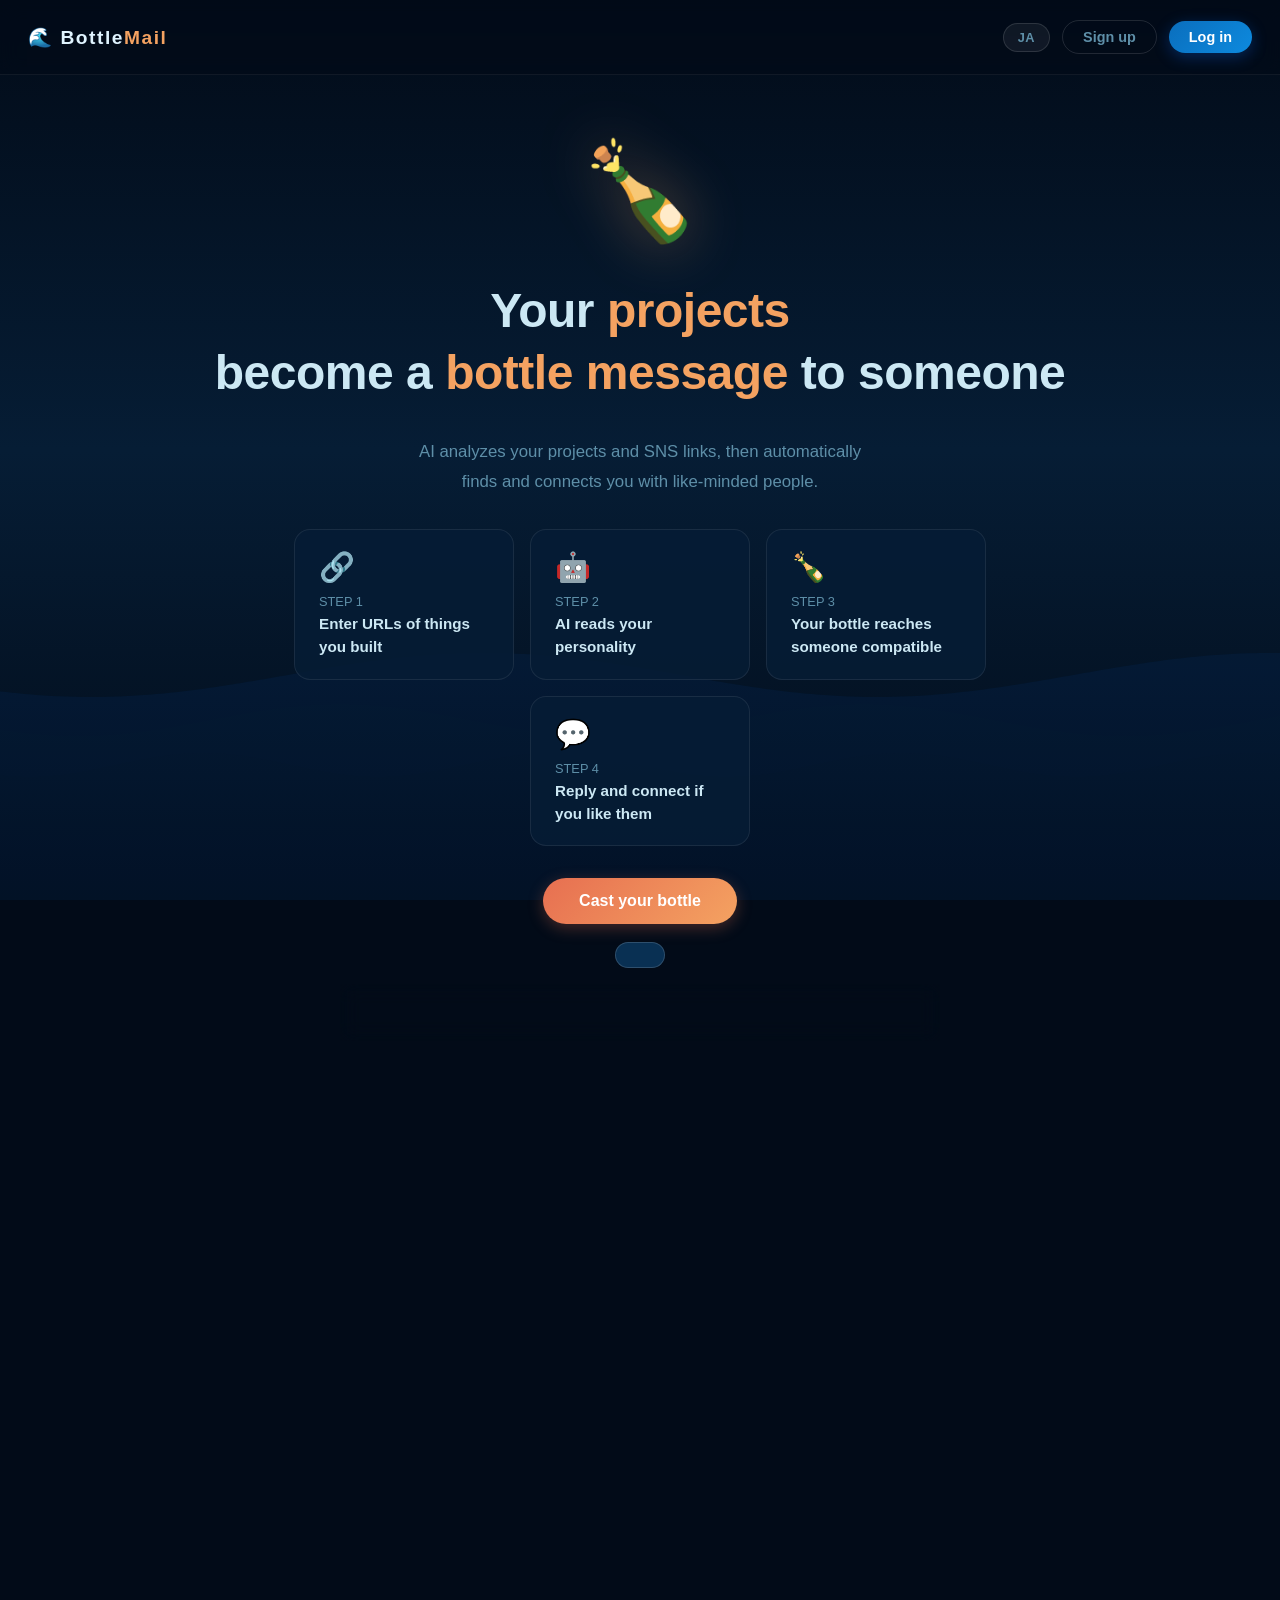
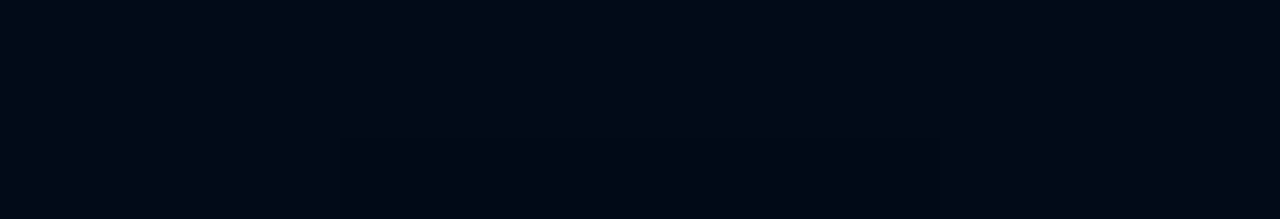
<file: bottle-mail/public/index.html>
<!DOCTYPE html>
<html lang="ja">
<head>
  <meta charset="UTF-8">
  <meta name="viewport" content="width=device-width, initial-scale=1.0">
  <title>Bottle Mail — あなたの作品が、誰かに届く</title>
  <style>
    :root {
      --ocean-deep: #020b18;
      --ocean-mid:  #061d35;
      --ocean-surf: #0a3357;
      --ocean-glow: #0d6efd;
      --foam:       #a8d8ea;
      --foam-light: #e0f4ff;
      --amber:      #f4a261;
      --amber-glow: #e76f51;
      --text:       #cce8f4;
      --text-dim:   #5e8fa8;
      --card-bg:    rgba(6,29,53,0.85);
      --radius:     16px;
    }

    * { box-sizing: border-box; margin: 0; padding: 0; }

    body {
      font-family: "Hiragino Sans", "Yu Gothic", sans-serif;
      background: var(--ocean-deep);
      color: var(--text);
      min-height: 100vh;
      overflow-x: hidden;
    }

    /* ===== 波アニメ背景 ===== */
    .ocean-bg {
      position: fixed; inset: 0; z-index: 0;
      background: linear-gradient(180deg, #020b18 0%, #061d35 50%, #020b18 100%);
    }
    .ocean-bg canvas { position: absolute; inset: 0; width: 100%; height: 100%; opacity: .4; }

    /* ===== ボトルが流れ着く装飾（背景とUIの間） ===== */
    .bottle-drift-layer {
      position: fixed;
      inset: 0;
      z-index: 1;
      pointer-events: none;
      overflow: hidden;
    }
    .drift-bottle {
      position: absolute;
      left: var(--x, 50%);
      top: -10%;
      font-size: clamp(1.1rem, 2.2vw, 1.85rem);
      opacity: 0;
      filter: drop-shadow(0 0 14px rgba(244, 162, 97, 0.35));
      animation: driftWashUp var(--dur, 18s) ease-in-out infinite;
      animation-delay: var(--delay, 0s);
      will-change: transform, opacity, top;
    }
    @keyframes driftWashUp {
      0% {
        top: -12%;
        transform: translateX(-50%) translateX(0) rotate(-12deg) scale(0.75);
        opacity: 0;
      }
      8% { opacity: 0.42; }
      22% {
        transform: translateX(-50%) translateX(18px) rotate(10deg) scale(0.95);
      }
      45% {
        transform: translateX(-50%) translateX(-14px) rotate(-8deg) scale(1);
      }
      68% {
        transform: translateX(-50%) translateX(12px) rotate(6deg) scale(1.02);
      }
      88% { opacity: 0.38; }
      100% {
        top: 88%;
        transform: translateX(-50%) translateX(0) rotate(4deg) scale(1);
        opacity: 0;
      }
    }
    .drift-bottle:nth-child(1) { --x: 8%;  --dur: 21s; --delay: 0s; }
    .drift-bottle:nth-child(2) { --x: 22%; --dur: 26s; --delay: 4s; font-size: clamp(0.95rem, 1.8vw, 1.5rem); }
    .drift-bottle:nth-child(3) { --x: 38%; --dur: 19s; --delay: 2s; }
    .drift-bottle:nth-child(4) { --x: 55%; --dur: 24s; --delay: 7s; }
    .drift-bottle:nth-child(5) { --x: 71%; --dur: 22s; --delay: 1s; font-size: clamp(0.9rem, 1.7vw, 1.4rem); }
    .drift-bottle:nth-child(6) { --x: 86%; --dur: 28s; --delay: 9s; }
    .drift-bottle:nth-child(7) { --x: 14%; --dur: 23s; --delay: 12s; }
    .drift-bottle:nth-child(8) { --x: 63%; --dur: 20s; --delay: 14s; }

    @media (prefers-reduced-motion: reduce) {
      .drift-bottle { animation: none; opacity: 0.12; top: 40%; }
    }

    /* ===== レイアウト ===== */
    .app { position: relative; z-index: 2; min-height: 100vh; }

    /* ===== ナビ ===== */
    nav {
      display: flex; align-items: center; justify-content: space-between;
      padding: 20px 28px;
      border-bottom: 1px solid rgba(255,255,255,.06);
      backdrop-filter: blur(10px);
      background: rgba(2,11,24,.6);
      position: sticky; top: 0; z-index: 100;
    }
    .nav-logo { font-size: 1.2rem; font-weight: 700; letter-spacing: .08em; color: var(--foam-light); }
    .nav-logo span { color: var(--amber); }
    .nav-actions { display: flex; gap: 12px; align-items: center; }
    .btn {
      padding: 8px 20px; border-radius: 100px; border: none; cursor: pointer;
      font-size: .9rem; font-weight: 600; transition: all .2s;
    }
    .btn-ghost {
      background: transparent; color: var(--text-dim);
      border: 1px solid rgba(255,255,255,.12);
    }
    .btn-ghost:hover { color: var(--text); border-color: rgba(255,255,255,.3); }
    .btn-primary {
      background: linear-gradient(135deg, #0a6ebd, #0d8ade);
      color: #fff; box-shadow: 0 4px 16px rgba(13,110,253,.3);
    }
    .btn-primary:hover { transform: translateY(-1px); box-shadow: 0 6px 24px rgba(13,110,253,.5); }
    .btn-amber {
      background: linear-gradient(135deg, #e76f51, #f4a261);
      color: #fff; box-shadow: 0 4px 16px rgba(231,111,81,.3);
    }
    .btn-amber:hover { transform: translateY(-1px); box-shadow: 0 6px 24px rgba(231,111,81,.5); }
    .btn-lg { padding: 14px 36px; font-size: 1rem; }

    /* 言語切替 */
    .btn-lang {
      padding: 6px 14px; border-radius: 100px;
      background: rgba(255,255,255,.06); border: 1px solid rgba(255,255,255,.12);
      color: var(--text-dim); cursor: pointer; font-size: .8rem; font-weight: 700;
      transition: all .2s; letter-spacing: .04em;
    }
    .btn-lang:hover { background: rgba(255,255,255,.12); color: var(--text); }

    /* ===== ビュー管理 ===== */
    .view { display: none; }
    .view.active { display: block; }

    /* ===== ヒーロー ===== */
    #view-hero {
      display: none; flex-direction: column; align-items: center; justify-content: center;
      text-align: center; min-height: calc(100vh - 65px);
      padding: 60px 20px;
      gap: 32px;
    }
    #view-hero.active { display: flex; }

    .hero-bottle {
      font-size: 6rem; animation: float 4s ease-in-out infinite;
      filter: drop-shadow(0 0 30px rgba(244,162,97,.4));
    }
    @keyframes float {
      0%,100% { transform: translateY(0) rotate(-3deg); }
      50%      { transform: translateY(-18px) rotate(3deg); }
    }
    .hero-title {
      font-size: clamp(1.8rem, 5vw, 3rem); font-weight: 800;
      line-height: 1.3; letter-spacing: -.01em;
    }
    .hero-title .accent { color: var(--amber); }
    .hero-sub {
      font-size: 1.05rem; color: var(--text-dim); max-width: 480px; line-height: 1.8;
    }
    .hero-steps {
      display: flex; gap: 16px; flex-wrap: wrap; justify-content: center; max-width: 720px;
    }
    .step-card {
      background: var(--card-bg); border: 1px solid rgba(255,255,255,.08);
      border-radius: var(--radius); padding: 20px 24px; flex: 1; min-width: 180px; max-width: 220px;
      text-align: left;
    }
    .step-icon { font-size: 1.8rem; margin-bottom: 10px; }
    .step-label { font-size: .8rem; color: var(--text-dim); margin-bottom: 4px; }
    .step-text { font-size: .95rem; font-weight: 600; line-height: 1.5; }

    /* ===== フォームカード ===== */
    .form-card {
      max-width: 600px; margin: 48px auto; padding: 36px;
      background: var(--card-bg); border: 1px solid rgba(255,255,255,.08);
      border-radius: 24px; backdrop-filter: blur(20px);
    }
    .form-title { font-size: 1.4rem; font-weight: 700; margin-bottom: 8px; }
    .form-sub { color: var(--text-dim); font-size: .9rem; margin-bottom: 28px; line-height: 1.7; }

    .field { margin-bottom: 20px; }
    .field label { display: block; font-size: .85rem; color: var(--text-dim); margin-bottom: 8px; font-weight: 600; }
    .field input, .field textarea {
      width: 100%; padding: 12px 16px;
      background: rgba(0,0,0,.3); border: 1px solid rgba(255,255,255,.1);
      border-radius: 10px; color: var(--text); font-size: .95rem;
      outline: none; transition: border-color .2s;
      font-family: inherit;
    }
    .field input:focus, .field textarea:focus { border-color: var(--ocean-glow); }
    .field textarea { resize: vertical; min-height: 80px; }
    .field input::placeholder { color: var(--text-dim); }

    .url-list { display: flex; flex-direction: column; gap: 10px; }
    .url-row { display: flex; gap: 8px; }
    .url-row input { flex: 1; }
    .btn-icon {
      width: 40px; height: 40px; border-radius: 10px; border: 1px solid rgba(255,255,255,.15);
      background: transparent; color: var(--text-dim); cursor: pointer; font-size: 1.1rem;
      display: flex; align-items: center; justify-content: center; transition: all .2s;
    }
    .btn-icon:hover { background: rgba(255,255,255,.08); color: var(--text); }
    .btn-add {
      margin-top: 8px; background: transparent; border: 1px dashed rgba(255,255,255,.2);
      color: var(--text-dim); cursor: pointer; border-radius: 10px; padding: 10px;
      width: 100%; font-size: .85rem; transition: all .2s;
    }
    .btn-add:hover { border-color: var(--ocean-glow); color: var(--text); }

    .social-grid { display: grid; grid-template-columns: 1fr 1fr; gap: 12px; }

    /* ===== ローディング ===== */
    #view-analyzing {
      display: none; flex-direction: column; align-items: center; justify-content: center;
      min-height: calc(100vh - 65px); gap: 24px; text-align: center; padding: 40px;
    }
    #view-analyzing.active { display: flex; }
    .analyze-orb {
      width: 120px; height: 120px; border-radius: 50%;
      background: radial-gradient(circle, rgba(13,110,253,.6) 0%, transparent 70%);
      animation: pulse 2s ease-in-out infinite;
      display: flex; align-items: center; justify-content: center; font-size: 3rem;
    }
    @keyframes pulse {
      0%,100% { transform: scale(1); box-shadow: 0 0 30px rgba(13,110,253,.3); }
      50%      { transform: scale(1.12); box-shadow: 0 0 60px rgba(13,110,253,.6); }
    }
    .analyze-status { font-size: 1rem; color: var(--text-dim); min-height: 24px; }

    /* ===== 名前確認 ===== */
    .name-candidates { display: flex; flex-direction: column; gap: 12px; margin: 20px 0; }
    .name-card {
      padding: 16px 20px; border-radius: 12px;
      border: 2px solid transparent;
      background: rgba(0,0,0,.3);
      cursor: pointer; transition: all .2s;
    }
    .name-card:hover { border-color: var(--ocean-glow); background: rgba(13,110,253,.1); }
    .name-card.selected { border-color: var(--amber); background: rgba(244,162,97,.08); }
    .name-card-name { font-size: 1.1rem; font-weight: 700; margin-bottom: 4px; }
    .name-card-reason { font-size: .8rem; color: var(--text-dim); }
    .divider { text-align: center; color: var(--text-dim); font-size: .85rem; margin: 16px 0; }

    /* ===== タグ ===== */
    .tags { display: flex; flex-wrap: wrap; gap: 8px; margin: 12px 0; }
    .tag {
      padding: 4px 12px; border-radius: 100px;
      background: rgba(13,110,253,.15); border: 1px solid rgba(13,110,253,.3);
      font-size: .8rem; color: var(--foam);
    }

    /* ===== ダッシュボード ===== */
    #view-dashboard { padding: 32px 20px; max-width: 720px; margin: 0 auto; }
    .dash-header { display: flex; align-items: center; justify-content: space-between; margin-bottom: 28px; }
    .dash-title { font-size: 1.3rem; font-weight: 700; }
    .badge {
      display: inline-flex; align-items: center; justify-content: center;
      width: 22px; height: 22px; border-radius: 50%;
      background: var(--amber-glow); color: #fff; font-size: .7rem; font-weight: 700;
      margin-left: 8px;
    }
    .empty-state {
      text-align: center; padding: 64px 20px; color: var(--text-dim);
    }
    .empty-icon { font-size: 3rem; margin-bottom: 16px; opacity: .5; }

    /* ===== タブ ===== */
    .dash-tabs { display: flex; gap: 4px; margin-bottom: 20px; background: rgba(0,0,0,.2); border-radius: 12px; padding: 4px; }
    .dash-tab {
      flex: 1; padding: 10px; border: none; border-radius: 8px;
      background: transparent; color: var(--text-dim); cursor: pointer;
      font-size: .88rem; font-weight: 600; transition: all .2s; font-family: inherit;
    }
    .dash-tab.active { background: var(--card-bg); color: var(--text); }
    .dash-tab:hover:not(.active) { color: var(--text); }

    /* ===== ボトルカード ===== */
    .bottle-list { display: flex; flex-direction: column; gap: 14px; }
    .bottle-card {
      background: var(--card-bg); border: 1px solid rgba(255,255,255,.08);
      border-radius: var(--radius); padding: 20px 24px; cursor: pointer;
      transition: all .2s; display: flex; align-items: center; gap: 16px;
    }
    .bottle-card:hover { border-color: rgba(255,255,255,.2); transform: translateY(-2px); }
    .bottle-card.unread { border-left: 3px solid var(--amber); }
    .bottle-icon { font-size: 2rem; flex-shrink: 0; }
    .bottle-info { flex: 1; min-width: 0; }
    .bottle-sender { font-weight: 700; font-size: 1rem; margin-bottom: 4px; }
    .bottle-meta { font-size: .82rem; color: var(--text-dim); }
    .bottle-score {
      flex-shrink: 0; text-align: center;
    }
    .score-num { font-size: 1.4rem; font-weight: 800; color: var(--amber); }
    .score-label { font-size: .7rem; color: var(--text-dim); }
    .status-dot {
      display: inline-block; width: 8px; height: 8px; border-radius: 50%;
      background: var(--amber); margin-right: 6px; animation: blink 1.5s infinite;
    }
    @keyframes blink { 0%,100% { opacity: 1; } 50% { opacity: .3; } }

    .back-btn {
      background: transparent; border: none; color: var(--text-dim); cursor: pointer;
      font-size: .9rem; display: flex; align-items: center; gap: 6px; margin-bottom: 24px;
      padding: 0; transition: color .2s;
    }
    .back-btn:hover { color: var(--text); }

    /* ===== チャット ===== */
    #view-chat { display: flex; flex-direction: column; height: calc(100vh - 65px); max-width: 600px; margin: 0 auto; }
    .chat-header {
      padding: 20px 24px; border-bottom: 1px solid rgba(255,255,255,.06);
      backdrop-filter: blur(10px);
    }
    .chat-title { font-weight: 700; font-size: 1.05rem; }
    .chat-sub { font-size: .8rem; color: var(--text-dim); }
    .chat-messages {
      flex: 1; overflow-y: auto; padding: 20px 20px 10px;
      display: flex; flex-direction: column; gap: 12px;
    }
    .chat-messages::-webkit-scrollbar { width: 4px; }
    .chat-messages::-webkit-scrollbar-track { background: transparent; }
    .chat-messages::-webkit-scrollbar-thumb { background: rgba(255,255,255,.1); border-radius: 4px; }
    .msg {
      max-width: 76%; padding: 12px 16px; border-radius: 18px;
      font-size: .93rem; line-height: 1.6;
      word-break: break-word;
      overflow-wrap: anywhere;
      white-space: pre-wrap;
    }
    .msg.mine {
      align-self: flex-end;
      background: linear-gradient(135deg, #0a5fa0, #0d6efd);
      border-bottom-right-radius: 4px;
    }
    .msg.theirs {
      align-self: flex-start;
      background: var(--card-bg); border: 1px solid rgba(255,255,255,.08);
      border-bottom-left-radius: 4px;
    }
    .msg-meta { font-size: .7rem; color: var(--text-dim); margin-top: 4px; }
    .msg.mine .msg-meta { text-align: right; }
    .chat-input-area {
      padding: 16px 20px; border-top: 1px solid rgba(255,255,255,.06);
      background: rgba(2,11,24,.8); backdrop-filter: blur(10px);
    }
    .chat-input-row { display: flex; gap: 10px; align-items: flex-end; }
    .chat-input-row textarea#chatInput {
      flex: 1; min-height: 46px; max-height: 140px; padding: 12px 18px; border-radius: 22px;
      background: rgba(0,0,0,.4); border: 1px solid rgba(255,255,255,.12);
      color: var(--text); font-size: .93rem; outline: none;
      transition: border-color .2s; font-family: inherit;
      resize: none; line-height: 1.5;
    }
    .chat-input-row textarea#chatInput:focus { border-color: var(--ocean-glow); }
    .btn-kaomoji {
      width: 46px; height: 46px; border-radius: 50%; border: 1px solid rgba(255,255,255,.15);
      background: transparent; font-size: 1.15rem; cursor: pointer; flex-shrink: 0;
      transition: all .2s; display: flex; align-items: center; justify-content: center;
    }
    .btn-kaomoji:hover, .btn-kaomoji.open { background: rgba(255,255,255,.1); border-color: var(--ocean-glow); }
    .kaomoji-panel {
      margin-top: 12px; padding: 14px; border-radius: 14px;
      background: rgba(6,29,53,.95); border: 1px solid rgba(255,255,255,.1);
      max-height: 220px; overflow-y: auto;
    }
    .kaomoji-panel[hidden] { display: none !important; }
    .kaomoji-section-label {
      font-size: .72rem; color: var(--text-dim); font-weight: 700; margin: 10px 0 8px;
      letter-spacing: .06em;
    }
    .kaomoji-section-label:first-child { margin-top: 0; }
    .kaomoji-chips { display: flex; flex-wrap: wrap; gap: 8px; }
    .chip-kaomoji {
      padding: 8px 12px; border-radius: 10px; border: 1px solid rgba(255,255,255,.12);
      background: rgba(0,0,0,.35); color: var(--text); font-size: .88rem;
      cursor: pointer; font-family: inherit; line-height: 1.4;
      transition: all .15s; max-width: 100%;
    }
    .chip-kaomoji:hover { border-color: var(--amber); background: rgba(244,162,97,.08); }
    .btn-send {
      width: 46px; height: 46px; border-radius: 50%;
      background: linear-gradient(135deg, #0a6ebd, #0d8ade);
      border: none; color: #fff; cursor: pointer; font-size: 1.1rem;
      display: flex; align-items: center; justify-content: center;
      transition: all .2s; flex-shrink: 0;
    }
    .btn-send:hover { transform: scale(1.08); }
    .btn-send:disabled { opacity: .4; cursor: not-allowed; transform: none; }
    .btn-wave {
      width: 46px; height: 46px; border-radius: 50%; border: 1px solid rgba(255,255,255,.15);
      background: transparent; font-size: 1.2rem; cursor: pointer; flex-shrink: 0;
      transition: all .2s; display: flex; align-items: center; justify-content: center;
    }
    .btn-wave:hover { background: rgba(255,255,255,.08); transform: scale(1.1) rotate(-10deg); }
    .btn-wave.waved { animation: wave-anim .5s ease; }
    @keyframes wave-anim {
      0%   { transform: rotate(0deg); }
      25%  { transform: rotate(20deg) scale(1.2); }
      50%  { transform: rotate(-10deg) scale(1.2); }
      75%  { transform: rotate(15deg); }
      100% { transform: rotate(0deg); }
    }

    /* ===== プロフィールバー ===== */
    .profile-bar {
      background: rgba(10,51,87,.5); border-radius: 12px; padding: 16px 20px;
      display: flex; align-items: center; gap: 14px; margin-bottom: 24px;
    }
    .profile-bar .avatar { font-size: 2rem; }
    .profile-bar .info { flex: 1; }
    .profile-bar .name { font-weight: 700; margin-bottom: 2px; }
    .profile-bar .sub { font-size: .8rem; color: var(--text-dim); }

    /* ===== トースト ===== */
    .toast {
      position: fixed; bottom: 32px; left: 50%; transform: translateX(-50%) translateY(100px);
      background: rgba(10,51,87,.95); border: 1px solid rgba(255,255,255,.15);
      border-radius: 100px; padding: 12px 24px; font-size: .9rem;
      backdrop-filter: blur(20px); transition: transform .3s ease; z-index: 1000;
      white-space: nowrap;
    }
    .toast.show { transform: translateX(-50%) translateY(0); }

    /* ===== レスポンシブ ===== */
    @media (max-width: 500px) {
      .form-card { padding: 24px 20px; }
      .social-grid { grid-template-columns: 1fr; }
      .hero-steps { flex-direction: column; align-items: center; }
      .step-card { max-width: 100%; }
      .bottle-drift-layer .drift-bottle:nth-child(n+6) { display: none; }
    }
  </style>
</head>
<body>
<div class="ocean-bg"><canvas id="oceanCanvas"></canvas></div>
<!-- ボトルが遠くから流れ、画面下（岸）へ流れ着く装飾 -->
<div class="bottle-drift-layer" aria-hidden="true">
  <span class="drift-bottle">🍾</span>
  <span class="drift-bottle">🍾</span>
  <span class="drift-bottle">🍾</span>
  <span class="drift-bottle">🍾</span>
  <span class="drift-bottle">🍾</span>
  <span class="drift-bottle">🍾</span>
  <span class="drift-bottle">🍾</span>
  <span class="drift-bottle">🍾</span>
</div>
<div class="app">
  <nav>
    <div class="nav-logo">🌊 Bottle<span>Mail</span></div>
    <div class="nav-actions" id="navActions">
      <button class="btn-lang" id="langToggle" onclick="toggleLang()">EN</button>
      <button class="btn btn-ghost" onclick="showView('view-register')" data-i18n="nav.register">登録する</button>
      <button class="btn btn-primary" onclick="showView('view-login')" data-i18n="nav.login">ログイン</button>
    </div>
  </nav>

  <!-- ヒーロー -->
  <div id="view-hero" class="view active">
    <div class="hero-bottle">🍾</div>
    <h1 class="hero-title" data-i18n-html="hero.title">あなたの<span class="accent">作品</span>が、<br>誰かへの<span class="accent">ボトルメール</span>になる</h1>
    <p class="hero-sub" data-i18n="hero.sub">プロジェクトやSNSをAIが分析。あなたに似た誰かへ、自動でメッセージを届けます。</p>
    <div class="hero-steps">
      <div class="step-card">
        <div class="step-icon">🔗</div>
        <div class="step-label">STEP 1</div>
        <div class="step-text" data-i18n="hero.step1">作ったもののURLを入れる</div>
      </div>
      <div class="step-card">
        <div class="step-icon">🤖</div>
        <div class="step-label">STEP 2</div>
        <div class="step-text" data-i18n="hero.step2">AIがあなたの個性を読み取る</div>
      </div>
      <div class="step-card">
        <div class="step-icon">🍾</div>
        <div class="step-label">STEP 3</div>
        <div class="step-text" data-i18n="hero.step3">相性の良い人へボトルが届く</div>
      </div>
      <div class="step-card">
        <div class="step-icon">💬</div>
        <div class="step-label">STEP 4</div>
        <div class="step-text" data-i18n="hero.step4">気に入ったら返信してつながる</div>
      </div>
    </div>
    <button class="btn btn-amber btn-lg" onclick="showView('view-register')" data-i18n="hero.cta">ボトルを流してみる</button>
  </div>

  <!-- 登録フォーム -->
  <div id="view-register" class="view">
    <div class="form-card">
      <div class="form-title" data-i18n="reg.title">🔗 プロジェクト情報を入力</div>
      <div class="form-sub" data-i18n="reg.sub">作ったアプリ・サイト・GitHubなどのURLを入れてください。<br>AIがあなたの個性を分析します。</div>

      <div class="field">
        <label data-i18n="reg.email.label">メールアドレス（通知に使用）</label>
        <input type="email" id="emailInput" data-i18n-placeholder="reg.email.placeholder" placeholder="you@example.com">
      </div>

      <div class="field">
        <label><span data-i18n="reg.url.label">プロジェクト / アプリのURL</span> <span style="color:var(--amber-glow)">*</span></label>
        <div class="url-list" id="urlList">
          <div class="url-row">
            <input type="url" data-i18n-placeholder="reg.url.placeholder" placeholder="https://yourproject.com" class="project-url">
            <button class="btn-icon" onclick="removeUrl(this)" title="削除">✕</button>
          </div>
        </div>
        <button class="btn-add" id="btnAddUrl" onclick="addUrl()">＋ <span data-i18n="reg.url.add">URLを追加</span></button>
      </div>

      <button class="btn btn-primary btn-lg" style="width:100%;margin-bottom:12px" onclick="startAnalyze()">
        <span data-i18n="reg.analyze">AIで分析する →</span>
      </button>

      <details class="field" style="margin-bottom:0">
        <summary style="cursor:pointer;font-size:.85rem;color:var(--text-dim);font-weight:600;list-style:none;padding:10px 0;user-select:none">
          <span data-i18n="reg.sns.toggle">＋ SNSリンクも追加する（任意）</span>
        </summary>
        <div class="social-grid" style="margin-top:12px">
          <input type="url" id="twitterInput" placeholder="X (Twitter) URL">
          <input type="url" id="instagramInput" placeholder="Instagram URL">
          <input type="url" id="facebookInput" placeholder="Facebook URL">
          <input type="url" id="githubInput" placeholder="GitHub URL">
        </div>
      </details>
    </div>
  </div>

  <!-- AI分析中 -->
  <div id="view-analyzing" class="view">
    <div class="analyze-orb">🤖</div>
    <h2 style="font-size:1.4rem" data-i18n="analyzing.title">AIが分析中...</h2>
    <div class="analyze-status" id="analyzeStatus" data-i18n="analyzing.s0">URLを読み込んでいます</div>
  </div>

  <!-- 名前確認 -->
  <div id="view-name" class="view">
    <div class="form-card">
      <div class="form-title" data-i18n="name.title">✨ あなたのキャラクター名</div>
      <div class="form-sub" id="personalitySummaryText"></div>

      <div id="tagsContainer" class="tags"></div>

      <div class="field" style="margin-top:20px">
        <label data-i18n="name.ai.label">AIが提案した名前（クリックで選択）</label>
        <div class="name-candidates" id="nameCandidates"></div>
      </div>

      <div class="divider" data-i18n="name.divider">— または自分で決める —</div>

      <div class="field">
        <label data-i18n="name.custom.label">オリジナル名</label>
        <input type="text" id="customNameInput" data-i18n-placeholder="name.custom.placeholder" placeholder="好きな名前を入力...">
      </div>

      <button class="btn btn-amber btn-lg" style="width:100%" onclick="registerUser()" data-i18n="name.cta">
        🍾 ボトルを流す
      </button>
    </div>
  </div>

  <!-- 登録完了 -->
  <div id="view-complete" class="view">
    <div class="form-card" style="text-align:center">
      <div style="font-size:4rem;margin-bottom:16px">🌊</div>
      <h2 style="font-size:1.5rem;margin-bottom:12px" data-i18n="complete.title">ボトルが海に流れました</h2>
      <p style="color:var(--text-dim);line-height:1.8;margin-bottom:28px" data-i18n-html="complete.body">
        AIが相性の良い人を探しています。<br>
        マッチした人のボトルが届いたら通知します。
      </p>
      <div class="profile-bar" style="margin-bottom:24px">
        <div class="avatar">🍾</div>
        <div class="info">
          <div class="name" id="completeName"></div>
          <div class="sub" id="completeSubText"></div>
        </div>
      </div>
      <button class="btn btn-primary btn-lg" style="width:100%" onclick="loadDashboard()" data-i18n="complete.cta">
        受信ボックスを見る
      </button>
    </div>
  </div>

  <!-- ログイン -->
  <div id="view-login" class="view">
    <div class="form-card">
      <div class="form-title" data-i18n="login.title">🔑 ログイン</div>
      <div class="form-sub" data-i18n="login.sub">登録時のメールアドレスを入力してください。</div>
      <div class="field">
        <label data-i18n="login.email.label">メールアドレス</label>
        <input type="email" id="loginEmailInput" data-i18n-placeholder="reg.email.placeholder" placeholder="you@example.com">
      </div>
      <button class="btn btn-primary btn-lg" style="width:100%" onclick="loginUser()" data-i18n="login.cta">ログイン</button>
    </div>
  </div>

  <!-- ダッシュボード -->
  <div id="view-dashboard" class="view">
    <div class="dash-header">
      <div class="dash-title" id="dashTitle">
        📬 <span data-i18n="dash.inbox.title">受信ボックス</span>
        <span class="badge" id="unreadBadge" style="display:none">0</span>
      </div>
      <button class="btn btn-ghost" onclick="loadDashboard()" data-i18n="dash.refresh">更新</button>
    </div>
    <div id="profileBarContainer"></div>
    <div class="dash-tabs">
      <button class="dash-tab active" id="tabInbox" onclick="switchTab('inbox')" data-i18n="tab.inbox">📬 受信</button>
      <button class="dash-tab" id="tabSent" onclick="switchTab('sent')" data-i18n="tab.sent">🍾 送信済み</button>
    </div>
    <div id="bottleListContainer">
      <div class="empty-state">
        <div class="empty-icon">🌊</div>
        <div data-i18n="loading">読み込み中...</div>
      </div>
    </div>
  </div>

  <!-- チャット -->
  <div id="view-chat" class="view">
    <div class="chat-header">
      <button class="back-btn" style="margin-bottom:0" onclick="loadDashboard()">← <span data-i18n="back">戻る</span></button>
      <div class="chat-title" id="chatTitle"></div>
      <div class="chat-sub" id="chatSub"></div>
    </div>
    <div class="chat-messages" id="chatMessages"></div>
    <div class="chat-input-area">
      <div class="chat-input-row">
        <button type="button" class="btn-wave" id="waveBtn" onclick="sendWave()" data-i18n-title="chat.wave.title" title="手を振る">👋</button>
        <button type="button" class="btn-kaomoji" id="btnKaomoji" data-i18n-title="chat.kaomoji.toggleTitle" title="顔文字・絵文字">😊</button>
        <textarea id="chatInput" rows="1" data-i18n-placeholder="chat.placeholder" placeholder="メッセージを入力..."></textarea>
        <button type="button" class="btn-send" id="sendBtn" onclick="sendMessage()">➤</button>
      </div>
      <div class="kaomoji-panel" id="kaomojiPanel" hidden></div>
    </div>
  </div>
</div>

<div class="toast" id="toast"></div>

<script>
// ===== i18n =====
const MESSAGES = {
  ja: {
    "nav.register":           "登録する",
    "nav.login":              "ログイン",
    "nav.inbox":              "📬 受信ボックス",
    "nav.logout":             "ログアウト",
    "hero.title":             'あなたの<span class="accent">作品</span>が、<br>誰かへの<span class="accent">ボトルメール</span>になる',
    "hero.sub":               "プロジェクトやSNSをAIが分析。あなたに似た誰かへ、自動でメッセージを届けます。",
    "hero.step1":             "作ったもののURLを入れる",
    "hero.step2":             "AIがあなたの個性を読み取る",
    "hero.step3":             "相性の良い人へボトルが届く",
    "hero.step4":             "気に入ったら返信してつながる",
    "hero.cta":               "ボトルを流してみる",
    "reg.title":              "🔗 プロジェクト情報を入力",
    "reg.sub":                "作ったアプリ・サイト・GitHubなどのURLを入れてください。<br>AIがあなたの個性を分析します。",
    "reg.email.label":        "メールアドレス（通知に使用）",
    "reg.email.placeholder":  "you@example.com",
    "reg.url.label":          "プロジェクト / アプリのURL",
    "reg.url.placeholder":    "https://yourproject.com",
    "reg.url.add":            "URLを追加",
    "reg.analyze":            "AIで分析する →",
    "reg.sns.toggle":         "＋ SNSリンクも追加する（任意）",
    "analyzing.title":        "AIが分析中...",
    "analyzing.s0":           "URLを読み込んでいます",
    "analyzing.s1":           "AIが個性を分析中...",
    "analyzing.s2":           "名前を考えています...",
    "name.title":             "✨ あなたのキャラクター名",
    "name.ai.label":          "AIが提案した名前（クリックで選択）",
    "name.divider":           "— または自分で決める —",
    "name.custom.label":      "オリジナル名",
    "name.custom.placeholder":"好きな名前を入力...",
    "name.cta":               "🍾 ボトルを流す",
    "complete.title":         "ボトルが海に流れました",
    "complete.body":          "AIが相性の良い人を探しています。<br>マッチした人のボトルが届いたら通知します。",
    "complete.cta":           "受信ボックスを見る",
    "login.title":            "🔑 ログイン",
    "login.sub":              "登録時のメールアドレスを入力してください。",
    "login.email.label":      "メールアドレス",
    "login.cta":              "ログイン",
    "dash.inbox.title":       "受信ボックス",
    "dash.refresh":           "更新",
    "tab.inbox":              "📬 受信",
    "tab.sent":               "🍾 送信済み",
    "back":                   "戻る",
    "bottle.chat":            "💬 チャットを開く",
    "bottle.chat.continue":   "💬 チャットを続ける",
    "chat.wave.title":        "手を振る",
    "chat.kaomoji.toggleTitle": "顔文字・絵文字を挿入",
    "chat.kaomoji.emoji":     "絵文字",
    "chat.kaomoji.face":      "顔文字",
    "chat.placeholder":       "メッセージを入力...",
    "chat.matched":           "マッチしました",
    "chat.empty":             "最初のメッセージを送ってみましょう 🍾",
    "loading":                "読み込み中...",
    "score.label":            "マッチ度",
    "match.badge":            "✨ マッチ度",
    "match.pts":              "点",
    "section.personality":    "個性",
    "section.match.reason":   "マッチした理由",
    "match.reason.fallback":  "AIがあなたたちの相性を感じました",
    "empty.inbox":            "まだボトルが届いていません",
    "empty.inbox.sub":        "AIがマッチング中です。しばらくお待ちください。",
    "empty.sent":             "まだボトルを送っていません",
    "empty.sent.sub":         "登録するとAIが自動でマッチングします",
    "status.unread":          "未開封",
    "status.opened":          "開封済み",
    "status.replied":         "返信あり",
    "load.failed":            "読み込みに失敗しました",
    "send.failed":            "送信に失敗しました",
    "err.email":              "メールアドレスを入力してください",
    "err.url":                "URLを1つ以上入力してください",
    "err.name":               "名前を選択または入力してください",
    "err.analysis":           "分析に失敗しました",
    "err.register":           "登録に失敗しました",
    "err.login":              "ログインに失敗しました",
    "time.now":               "たった今",
    "time.min":               "分前",
    "time.hour":              "時間前",
    "time.day":               "日前",
  },
  en: {
    "nav.register":           "Sign up",
    "nav.login":              "Log in",
    "nav.inbox":              "📬 Inbox",
    "nav.logout":             "Log out",
    "hero.title":             'Your <span class="accent">projects</span><br>become a <span class="accent">bottle message</span> to someone',
    "hero.sub":               "AI analyzes your projects and SNS links, then automatically finds and connects you with like-minded people.",
    "hero.step1":             "Enter URLs of things you built",
    "hero.step2":             "AI reads your personality",
    "hero.step3":             "Your bottle reaches someone compatible",
    "hero.step4":             "Reply and connect if you like them",
    "hero.cta":               "Cast your bottle",
    "reg.title":              "🔗 Enter your project info",
    "reg.sub":                "Paste URLs of apps, sites, or GitHub repos you've built.<br>AI will analyze your personality from them.",
    "reg.email.label":        "Email address (for notifications)",
    "reg.email.placeholder":  "you@example.com",
    "reg.url.label":          "Project / App URL",
    "reg.url.placeholder":    "https://yourproject.com",
    "reg.url.add":            "Add URL",
    "reg.analyze":            "Analyze with AI →",
    "reg.sns.toggle":         "+ Add SNS links (optional)",
    "analyzing.title":        "AI is analyzing...",
    "analyzing.s0":           "Reading your URLs...",
    "analyzing.s1":           "Analyzing your personality...",
    "analyzing.s2":           "Generating name suggestions...",
    "name.title":             "✨ Your Character Name",
    "name.ai.label":          "AI suggested names (click to select)",
    "name.divider":           "— or choose your own —",
    "name.custom.label":      "Custom name",
    "name.custom.placeholder":"Type a name you like...",
    "name.cta":               "🍾 Cast your bottle",
    "complete.title":         "Your bottle is in the sea",
    "complete.body":          "AI is searching for people with matching personalities.<br>You'll be notified when a bottle arrives.",
    "complete.cta":           "View Inbox",
    "login.title":            "🔑 Log in",
    "login.sub":              "Enter the email address you registered with.",
    "login.email.label":      "Email address",
    "login.cta":              "Log in",
    "dash.inbox.title":       "Inbox",
    "dash.refresh":           "Refresh",
    "tab.inbox":              "📬 Received",
    "tab.sent":               "🍾 Sent",
    "back":                   "Back",
    "bottle.chat":            "💬 Open chat",
    "bottle.chat.continue":   "💬 Continue chat",
    "chat.wave.title":        "Wave hello",
    "chat.kaomoji.toggleTitle": "Insert emoji / kaomoji",
    "chat.kaomoji.emoji":     "Emoji",
    "chat.kaomoji.face":      "Kaomoji",
    "chat.placeholder":       "Type a message...",
    "chat.matched":           "Matched!",
    "chat.empty":             "Send your first message 🍾",
    "loading":                "Loading...",
    "score.label":            "Match",
    "match.badge":            "✨ Match",
    "match.pts":              "pts",
    "section.personality":    "Personality",
    "section.match.reason":   "Why you matched",
    "match.reason.fallback":  "AI sensed a strong compatibility between you",
    "empty.inbox":            "No bottles yet",
    "empty.inbox.sub":        "AI is matching. Please wait a moment.",
    "empty.sent":             "You haven't sent any bottles yet",
    "empty.sent.sub":         "AI will automatically match you after registration",
    "status.unread":          "Unread",
    "status.opened":          "Opened",
    "status.replied":         "Replied",
    "load.failed":            "Failed to load",
    "send.failed":            "Failed to send",
    "err.email":              "Please enter your email address",
    "err.url":                "Please enter at least one URL",
    "err.name":               "Please select or enter a name",
    "err.analysis":           "Analysis failed",
    "err.register":           "Registration failed",
    "err.login":              "Login failed",
    "time.now":               "just now",
    "time.min":               "m ago",
    "time.hour":              "h ago",
    "time.day":               "d ago",
  }
};

let currentLang = localStorage.getItem("bottleLang") ||
  (navigator.language.startsWith("ja") ? "ja" : "en");

function t(key) {
  return MESSAGES[currentLang][key] || MESSAGES["ja"][key] || key;
}

function applyLang() {
  document.documentElement.lang = currentLang;
  document.getElementById("langToggle").textContent = currentLang === "ja" ? "EN" : "JA";

  document.querySelectorAll("[data-i18n]").forEach(el => {
    const key = el.getAttribute("data-i18n");
    el.textContent = t(key);
  });
  document.querySelectorAll("[data-i18n-html]").forEach(el => {
    const key = el.getAttribute("data-i18n-html");
    el.innerHTML = t(key);
  });
  document.querySelectorAll("[data-i18n-placeholder]").forEach(el => {
    const key = el.getAttribute("data-i18n-placeholder");
    el.placeholder = t(key);
  });
  document.querySelectorAll("[data-i18n-title]").forEach(el => {
    const key = el.getAttribute("data-i18n-title");
    el.title = t(key);
  });
  // URL 追加ボタンのプレースホルダーを更新
  document.querySelectorAll(".project-url").forEach(el => {
    el.placeholder = t("reg.url.placeholder");
  });
  refreshKaomojiLabels();
}

function toggleLang() {
  currentLang = currentLang === "ja" ? "en" : "ja";
  localStorage.setItem("bottleLang", currentLang);
  applyLang();
}

// チャット用：絵文字・顔文字プリセット
const KAOMOJI_EMOJI = ["😊", "😂", "🥰", "😭", "🥺", "😉", "👍", "👏", "🙏", "✨", "🎉", "💕", "🔥", "🍾", "🌊", "💬"];
const KAOMOJI_FACE = [
  "(´∀｀)", "(｡•̀ᴗ-)✧", "(๑˃̵ᴗ˂̵๑)", "＼(^o^)／", "(ง •̀_•́)ง", "(｡>﹏<｡)",
  "m(_ _)m", "(笑)", "(´･ω･`)", "(*´▽`*)", "(^-^)/", "orz", "(ﾉД`)"
];

function refreshKaomojiLabels() {
  const a = document.getElementById("kaomojiLabelEmoji");
  const b = document.getElementById("kaomojiLabelFace");
  if (a) a.textContent = t("chat.kaomoji.emoji");
  if (b) b.textContent = t("chat.kaomoji.face");
}

function autoGrowChatInput() {
  const ta = document.getElementById("chatInput");
  if (!ta) return;
  ta.style.height = "auto";
  ta.style.height = Math.min(ta.scrollHeight, 140) + "px";
}

function insertAtChatCursor(text) {
  const ta = document.getElementById("chatInput");
  if (!ta) return;
  const start = ta.selectionStart;
  const end = ta.selectionEnd;
  const v = ta.value;
  ta.value = v.slice(0, start) + text + v.slice(end);
  const pos = start + text.length;
  ta.selectionStart = ta.selectionEnd = pos;
  ta.focus();
  autoGrowChatInput();
}

function setKaomojiPanelOpen(open) {
  const panel = document.getElementById("kaomojiPanel");
  const btn = document.getElementById("btnKaomoji");
  if (!panel || !btn) return;
  panel.hidden = !open;
  btn.classList.toggle("open", open);
}

function initKaomojiPanel() {
  const panel = document.getElementById("kaomojiPanel");
  if (!panel) return;
  panel.innerHTML = `
    <div class="kaomoji-section-label" id="kaomojiLabelEmoji"></div>
    <div class="kaomoji-chips" id="kaomojiEmojiChips"></div>
    <div class="kaomoji-section-label" id="kaomojiLabelFace"></div>
    <div class="kaomoji-chips" id="kaomojiFaceChips"></div>
  `;
  refreshKaomojiLabels();

  function addChips(containerId, items) {
    const container = document.getElementById(containerId);
    if (!container) return;
    items.forEach((sym) => {
      const b = document.createElement("button");
      b.type = "button";
      b.className = "chip-kaomoji";
      b.textContent = sym;
      b.addEventListener("click", () => {
        insertAtChatCursor(sym);
        setKaomojiPanelOpen(false);
      });
      container.appendChild(b);
    });
  }
  addChips("kaomojiEmojiChips", KAOMOJI_EMOJI);
  addChips("kaomojiFaceChips", KAOMOJI_FACE);

  const btn = document.getElementById("btnKaomoji");
  if (btn) {
    btn.addEventListener("click", (e) => {
      e.stopPropagation();
      const p = document.getElementById("kaomojiPanel");
      setKaomojiPanelOpen(!!p?.hidden);
    });
  }
  document.addEventListener("click", (e) => {
    const panel = document.getElementById("kaomojiPanel");
    const b = document.getElementById("btnKaomoji");
    if (!panel || panel.hidden) return;
    if (b?.contains(e.target) || panel.contains(e.target)) return;
    setKaomojiPanelOpen(false);
  });
}

// ===== 設定 =====
const API = "";  // 同一オリジン

// ===== 状態 =====
let state = {
  userId: localStorage.getItem("bottleUserId"),
  analysis: null,
  selectedName: "",
  currentBottle: null,
  registerData: {}
};

// ===== 初期化 =====
window.addEventListener("load", () => {
  applyLang();
  initKaomojiPanel();
  initOcean();
  if (state.userId) {
    updateNavLoggedIn();
    loadDashboard();
  }
});

function updateNavLoggedIn() {
  document.getElementById("navActions").innerHTML = `
    <button class="btn-lang" onclick="toggleLang()">${currentLang === "ja" ? "EN" : "JA"}</button>
    <button class="btn btn-ghost" onclick="loadDashboard()">${t("nav.inbox")}</button>
    <button class="btn btn-ghost" onclick="logout()">${t("nav.logout")}</button>
  `;
}

function logout() {
  localStorage.removeItem("bottleUserId");
  state.userId = null;
  document.getElementById("navActions").innerHTML = `
    <button class="btn-lang" id="langToggle" onclick="toggleLang()">${currentLang === "ja" ? "EN" : "JA"}</button>
    <button class="btn btn-ghost" onclick="showView('view-register')" data-i18n="nav.register">${t("nav.register")}</button>
    <button class="btn btn-primary" onclick="showView('view-login')" data-i18n="nav.login">${t("nav.login")}</button>
  `;
  showView("view-hero");
}

// ===== ビュー切替 =====
function showView(id) {
  document.querySelectorAll(".view").forEach(v => v.classList.remove("active"));
  document.getElementById(id).classList.add("active");
  window.scrollTo(0, 0);
}

// ===== URL入力 =====
function addUrl() {
  const list = document.getElementById("urlList");
  const row = document.createElement("div");
  row.className = "url-row";
  row.innerHTML = `<input type="url" placeholder="${t("reg.url.placeholder")}" class="project-url"><button class="btn-icon" onclick="removeUrl(this)">✕</button>`;
  list.appendChild(row);
}

function removeUrl(btn) {
  const rows = document.querySelectorAll(".url-row");
  if (rows.length <= 1) return;
  btn.closest(".url-row").remove();
}

// ===== AI分析 =====
async function startAnalyze() {
  const email = document.getElementById("emailInput").value.trim();
  const urls = [...document.querySelectorAll(".project-url")]
    .map(i => i.value.trim()).filter(Boolean);

  if (!email) return toast(t("err.email"));
  if (!urls.length) return toast(t("err.url"));

  const social_links = {
    twitter:   document.getElementById("twitterInput").value.trim() || null,
    instagram: document.getElementById("instagramInput").value.trim() || null,
    facebook:  document.getElementById("facebookInput").value.trim() || null,
    github:    document.getElementById("githubInput").value.trim() || null
  };

  state.registerData = { email, project_urls: urls, social_links };

  showView("view-analyzing");

  const steps = [t("analyzing.s0"), t("analyzing.s1"), t("analyzing.s2")];
  let si = 0;
  const interval = setInterval(() => {
    si = (si + 1) % steps.length;
    document.getElementById("analyzeStatus").textContent = steps[si];
  }, 1800);

  try {
    const res = await fetch(`${API}/api/analyze`, {
      method: "POST",
      headers: { "Content-Type": "application/json" },
      body: JSON.stringify({ project_urls: urls, social_links })
    });
    const data = await res.json();
    clearInterval(interval);

    if (!res.ok) {
      if (data.error?.includes("ANTHROPIC_API_KEY")) {
        const mock = mockAnalysis(urls[0]);
        state.analysis = mock;
        showNameView(mock);
        return;
      }
      throw new Error(data.error || t("err.analysis"));
    }

    state.analysis = data;
    showNameView(data);
  } catch (err) {
    clearInterval(interval);
    toast(`Error: ${err.message}`);
    showView("view-register");
  }
}

function mockAnalysis(url) {
  const domain = url.replace(/https?:\/\//, "").split("/")[0];
  if (currentLang === "en") {
    return {
      personality_summary: `The creator of ${domain} blends careful attention to detail with bold ideas. You move fluidly across the boundary between technology and aesthetics, always putting user experience first.`,
      personality_tags: ["maker", "design thinking", "perfectionist", "open-minded", "night owl"],
      name_suggestions: [
        { name: "Architect of the Deep", reason: "Your meticulous craftsmanship goes all the way down" },
        { name: "Code at 4am", reason: "Quietly, but surely changing the world" },
        { name: "Builder of Bright Margins", reason: "A distinct aesthetic in how you use space and whitespace" }
      ]
    };
  }
  return {
    personality_summary: `${domain} を作り上げたあなたは、細部への気配りと大胆なアイデアを兼ね備えた創り手。技術と美学の境界線を軽やかに越え、ユーザーの体験を第一に考える。`,
    personality_tags: ["ものづくり", "デザイン思考", "こだわり派", "オープンマインド", "夜型クリエイター"],
    name_suggestions: [
      { name: "深海の設計者", reason: "見えないところまで丁寧に作り込む姿勢から" },
      { name: "夜明けを待つコード", reason: "静かに、でも確実に世界を変えようとする意志から" },
      { name: "光る余白の建築家", reason: "余白と空間の使い方に独自の美学を感じるから" }
    ]
  };
}

function showNameView(analysis) {
  document.getElementById("personalitySummaryText").textContent =
    analysis.personality_summary || "";

  const tagsEl = document.getElementById("tagsContainer");
  tagsEl.innerHTML = (analysis.personality_tags || [])
    .map(tag => `<span class="tag">${tag}</span>`).join("");

  const candidates = document.getElementById("nameCandidates");
  candidates.innerHTML = (analysis.name_suggestions || []).map(s => `
    <div class="name-card" onclick="selectName(this, '${s.name.replace(/'/g, "\\'")}')">
      <div class="name-card-name">${s.name}</div>
      <div class="name-card-reason">${s.reason}</div>
    </div>
  `).join("");

  showView("view-name");
}

function selectName(el, name) {
  document.querySelectorAll(".name-card").forEach(c => c.classList.remove("selected"));
  el.classList.add("selected");
  state.selectedName = name;
  document.getElementById("customNameInput").value = "";
}

// ===== ユーザー登録 =====
async function registerUser() {
  const customName = document.getElementById("customNameInput").value.trim();
  const name = customName || state.selectedName;
  if (!name) return toast(t("err.name"));

  const body = {
    ...state.registerData,
    character_name: name,
    personality_summary: state.analysis?.personality_summary || "",
    personality_tags: state.analysis?.personality_tags || []
  };

  try {
    const res = await fetch(`${API}/api/users`, {
      method: "POST",
      headers: { "Content-Type": "application/json" },
      body: JSON.stringify(body)
    });
    const data = await res.json();
    if (!res.ok) throw new Error(data.error || t("err.register"));

    state.userId = data.user.id;
    localStorage.setItem("bottleUserId", state.userId);
    updateNavLoggedIn();

    document.getElementById("completeName").textContent = data.user.character_name;
    document.getElementById("completeSubText").textContent =
      `ID: ${data.user.id.slice(0,8)}... — ${(data.user.personality_tags || []).slice(0,2).join(" / ")}`;

    showView("view-complete");
  } catch (err) {
    toast(`Error: ${err.message}`);
  }
}

// ===== ログイン =====
async function loginUser() {
  const email = document.getElementById("loginEmailInput").value.trim();
  if (!email) return toast(t("err.email"));

  try {
    const res = await fetch(`${API}/api/login`, {
      method: "POST",
      headers: { "Content-Type": "application/json" },
      body: JSON.stringify({ email })
    });
    const data = await res.json();
    if (!res.ok) throw new Error(data.error || t("err.login"));
    state.userId = data.user.id;
    localStorage.setItem("bottleUserId", state.userId);
    updateNavLoggedIn();
    loadDashboard();
  } catch (err) {
    toast(`Error: ${err.message}`);
  }
}

// ===== ダッシュボード =====
let currentTab = "inbox";

function switchTab(tab) {
  currentTab = tab;
  document.getElementById("tabInbox").classList.toggle("active", tab === "inbox");
  document.getElementById("tabSent").classList.toggle("active", tab === "sent");
  renderBottles();
}

let dashData = { inbox: [], sent: [] };

async function loadDashboard() {
  showView("view-dashboard");
  if (!state.userId) { showView("view-hero"); return; }

  try {
    const [userRes, inboxRes, sentRes] = await Promise.all([
      fetch(`${API}/api/users/me`,       { headers: { "x-user-id": state.userId } }),
      fetch(`${API}/api/bottles`,        { headers: { "x-user-id": state.userId } }),
      fetch(`${API}/api/bottles/sent`,   { headers: { "x-user-id": state.userId } })
    ]);

    const { user }          = await userRes.json();
    const { bottles: inbox } = await inboxRes.json();
    const { bottles: sent }  = await sentRes.json();

    dashData = { inbox: inbox || [], sent: sent || [] };

    document.getElementById("profileBarContainer").innerHTML = user ? `
      <div class="profile-bar">
        <div class="avatar">🍾</div>
        <div class="info">
          <div class="name">${user.character_name}</div>
          <div class="sub">${(user.personality_tags || []).slice(0,3).join(" · ")}</div>
        </div>
      </div>
    ` : "";

    const unread = dashData.inbox.filter(b => b.status === "unread").length;
    const badge = document.getElementById("unreadBadge");
    if (unread > 0) { badge.textContent = unread; badge.style.display = ""; }
    else badge.style.display = "none";

    renderBottles();
  } catch (err) {
    document.getElementById("bottleListContainer").innerHTML = `
      <div class="empty-state"><div>${t("load.failed")}</div></div>`;
  }
}

function renderBottles() {
  const isInbox = currentTab === "inbox";
  const bottles = isInbox ? dashData.inbox : dashData.sent;

  if (!bottles.length) {
    document.getElementById("bottleListContainer").innerHTML = `
      <div class="empty-state">
        <div class="empty-icon">🌊</div>
        <div>${isInbox ? t("empty.inbox") : t("empty.sent")}</div>
        <div style="font-size:.85rem;color:var(--text-dim);margin-top:8px">${isInbox ? t("empty.inbox.sub") : t("empty.sent.sub")}</div>
      </div>`;
    return;
  }

  document.getElementById("bottleListContainer").innerHTML = `
    <div class="bottle-list">
      ${bottles.map(b => {
        const person = isInbox ? b.sender : b.recipient;
        const isUnread = isInbox && b.status === "unread";
        const statusIcon = !isInbox
          ? (b.status === "replied" ? "💬" : b.status === "opened" ? "👁" : "🍾")
          : "";
        const statusLabel = !isInbox
          ? (b.status === "replied" ? t("status.replied") : b.status === "opened" ? t("status.opened") : t("status.unread"))
          : "";
        return `
          <div class="bottle-card ${isUnread ? 'unread' : ''}" ${isInbox ? `onclick="openBottle('${b.id}')"` : ''} style="${!isInbox ? 'cursor:default' : ''}">
            <div class="bottle-icon">${statusIcon || "🍾"}</div>
            <div class="bottle-info">
              <div class="bottle-sender">
                ${isUnread ? '<span class="status-dot"></span>' : ''}
                ${person?.character_name || "???"}
              </div>
              <div class="bottle-meta">${(person?.personality_tags || []).slice(0,2).join(" · ")} · ${formatDate(b.created_at)}${statusLabel ? ` · ${statusLabel}` : ""}</div>
            </div>
            <div class="bottle-score">
              <div class="score-num">${Math.round(b.match_score || 0)}</div>
              <div class="score-label">${t("score.label")}</div>
            </div>
          </div>`;
      }).join("")}
    </div>`;
}

// ===== ボトルを開く → そのままチャット =====
async function openBottle(bottleId) {
  try {
    const res = await fetch(`${API}/api/bottles/${bottleId}/open`, {
      method: "POST",
      headers: { "x-user-id": state.userId }
    });
    const { bottle } = await res.json();
    state.currentBottle = bottle;
    openChat();
  } catch (err) {
    toast(t("load.failed"));
  }
}

// ===== チャット =====
function openChat() {
  if (!state.currentBottle) return;
  setKaomojiPanelOpen(false);
  const sender = state.currentBottle.sender || {};
  const score = Math.round(state.currentBottle.match_score || 0);
  document.getElementById("chatTitle").textContent = sender.character_name || "???";
  document.getElementById("chatSub").textContent =
    `${t("chat.matched")} · ${t("match.badge")} ${score}${t("match.pts")}`;
  loadMessages();
  showView("view-chat");
  const ta = document.getElementById("chatInput");
  if (ta) {
    ta.style.height = "auto";
    autoGrowChatInput();
    setTimeout(() => ta.focus(), 80);
  }
}

async function loadMessages() {
  if (!state.currentBottle) return;
  try {
    const res = await fetch(`${API}/api/messages/${state.currentBottle.id}`, {
      headers: { "x-user-id": state.userId }
    });
    const { messages } = await res.json();
    renderMessages(messages || []);
  } catch {}
}

function renderMessages(messages) {
  const el = document.getElementById("chatMessages");
  if (!messages.length) {
    el.innerHTML = `<div style="text-align:center;color:var(--text-dim);padding:40px 0;font-size:.9rem">${t("chat.empty")}</div>`;
    return;
  }
  el.innerHTML = messages.map(m => {
    const mine = m.sender_id === state.userId;
    return `
      <div>
        <div class="msg ${mine ? 'mine' : 'theirs'}">${escHtml(m.content)}</div>
        <div class="msg-meta" style="${mine ? 'text-align:right' : ''}">${formatDate(m.created_at)}</div>
      </div>`;
  }).join("");
  el.scrollTop = el.scrollHeight;
}

let isSending = false;

document.addEventListener("DOMContentLoaded", () => {
  const chatInput = document.getElementById("chatInput");
  if (chatInput) {
    chatInput.addEventListener("input", () => autoGrowChatInput());
    chatInput.addEventListener("keydown", (e) => {
      if (e.key === "Enter" && !e.shiftKey && !e.isComposing) {
        e.preventDefault();
        sendMessage();
      }
    });
  }
});

async function sendMessage() {
  if (isSending) return;
  const input = document.getElementById("chatInput");
  const content = input.value.trim();
  if (!content || !state.currentBottle) return;

  isSending = true;
  const sendBtn = document.getElementById("sendBtn");
  if (sendBtn) sendBtn.disabled = true;
  input.value = "";
  autoGrowChatInput();

  try {
    const res = await fetch(`${API}/api/messages`, {
      method: "POST",
      headers: { "Content-Type": "application/json", "x-user-id": state.userId },
      body: JSON.stringify({ bottle_id: state.currentBottle.id, content })
    });
    if (!res.ok) {
      const err = await res.json().catch(() => ({}));
      throw new Error(err.error || res.status);
    }
    await loadMessages();
    autoGrowChatInput();
  } catch {
    toast(t("send.failed"));
    input.value = content;
  } finally {
    isSending = false;
    if (sendBtn) sendBtn.disabled = false;
    input.focus();
  }
}

async function sendWave() {
  if (isSending || !state.currentBottle) return;
  const waveBtn = document.getElementById("waveBtn");
  waveBtn.classList.add("waved");
  setTimeout(() => waveBtn.classList.remove("waved"), 500);

  isSending = true;
  try {
    const res = await fetch(`${API}/api/messages`, {
      method: "POST",
      headers: { "Content-Type": "application/json", "x-user-id": state.userId },
      body: JSON.stringify({ bottle_id: state.currentBottle.id, content: "👋" })
    });
    if (!res.ok) throw new Error("wave failed");
    await loadMessages();
  } catch {
    toast(t("send.failed"));
  } finally {
    isSending = false;
  }
}

// ===== ユーティリティ =====
function formatDate(iso) {
  if (!iso) return "";
  const d = new Date(iso);
  const now = new Date();
  const diff = (now - d) / 1000;
  if (diff < 60)    return t("time.now");
  if (diff < 3600)  return `${Math.floor(diff/60)}${t("time.min")}`;
  if (diff < 86400) return `${Math.floor(diff/3600)}${t("time.hour")}`;
  return `${Math.floor(diff/86400)}${t("time.day")}`;
}

function escHtml(s) {
  return s.replace(/&/g,"&amp;").replace(/</g,"&lt;").replace(/>/g,"&gt;")
          .replace(/"/g,"&quot;").replace(/'/g,"&#039;");
}

let toastTimer;
function toast(msg) {
  const el = document.getElementById("toast");
  el.textContent = msg;
  el.classList.add("show");
  clearTimeout(toastTimer);
  toastTimer = setTimeout(() => el.classList.remove("show"), 3000);
}

// ===== 波アニメ =====
function initOcean() {
  const canvas = document.getElementById("oceanCanvas");
  const ctx = canvas.getContext("2d");
  let W, H, waves;

  function resize() {
    W = canvas.width  = window.innerWidth;
    H = canvas.height = window.innerHeight;
    waves = [
      { y: H*.75, amp: 22, freq: .008, speed: .4, alpha: .15, color:"#0d6efd" },
      { y: H*.80, amp: 16, freq: .012, speed: .3, alpha: .12, color:"#0a3357" },
      { y: H*.85, amp: 12, freq: .018, speed: .5, alpha: .10, color:"#061d35" }
    ];
  }
  resize();
  window.addEventListener("resize", resize);

  let t = 0;
  function draw() {
    ctx.clearRect(0, 0, W, H);
    for (const w of waves) {
      ctx.beginPath();
      ctx.moveTo(0, H);
      for (let x = 0; x <= W; x += 4) {
        const y = w.y + Math.sin(x * w.freq + t * w.speed) * w.amp;
        ctx.lineTo(x, y);
      }
      ctx.lineTo(W, H);
      ctx.closePath();
      ctx.fillStyle = w.color;
      ctx.globalAlpha = w.alpha;
      ctx.fill();
    }
    ctx.globalAlpha = 1;
    t += 0.05;
    requestAnimationFrame(draw);
  }
  draw();
}
</script>
</body>
</html>
</file>
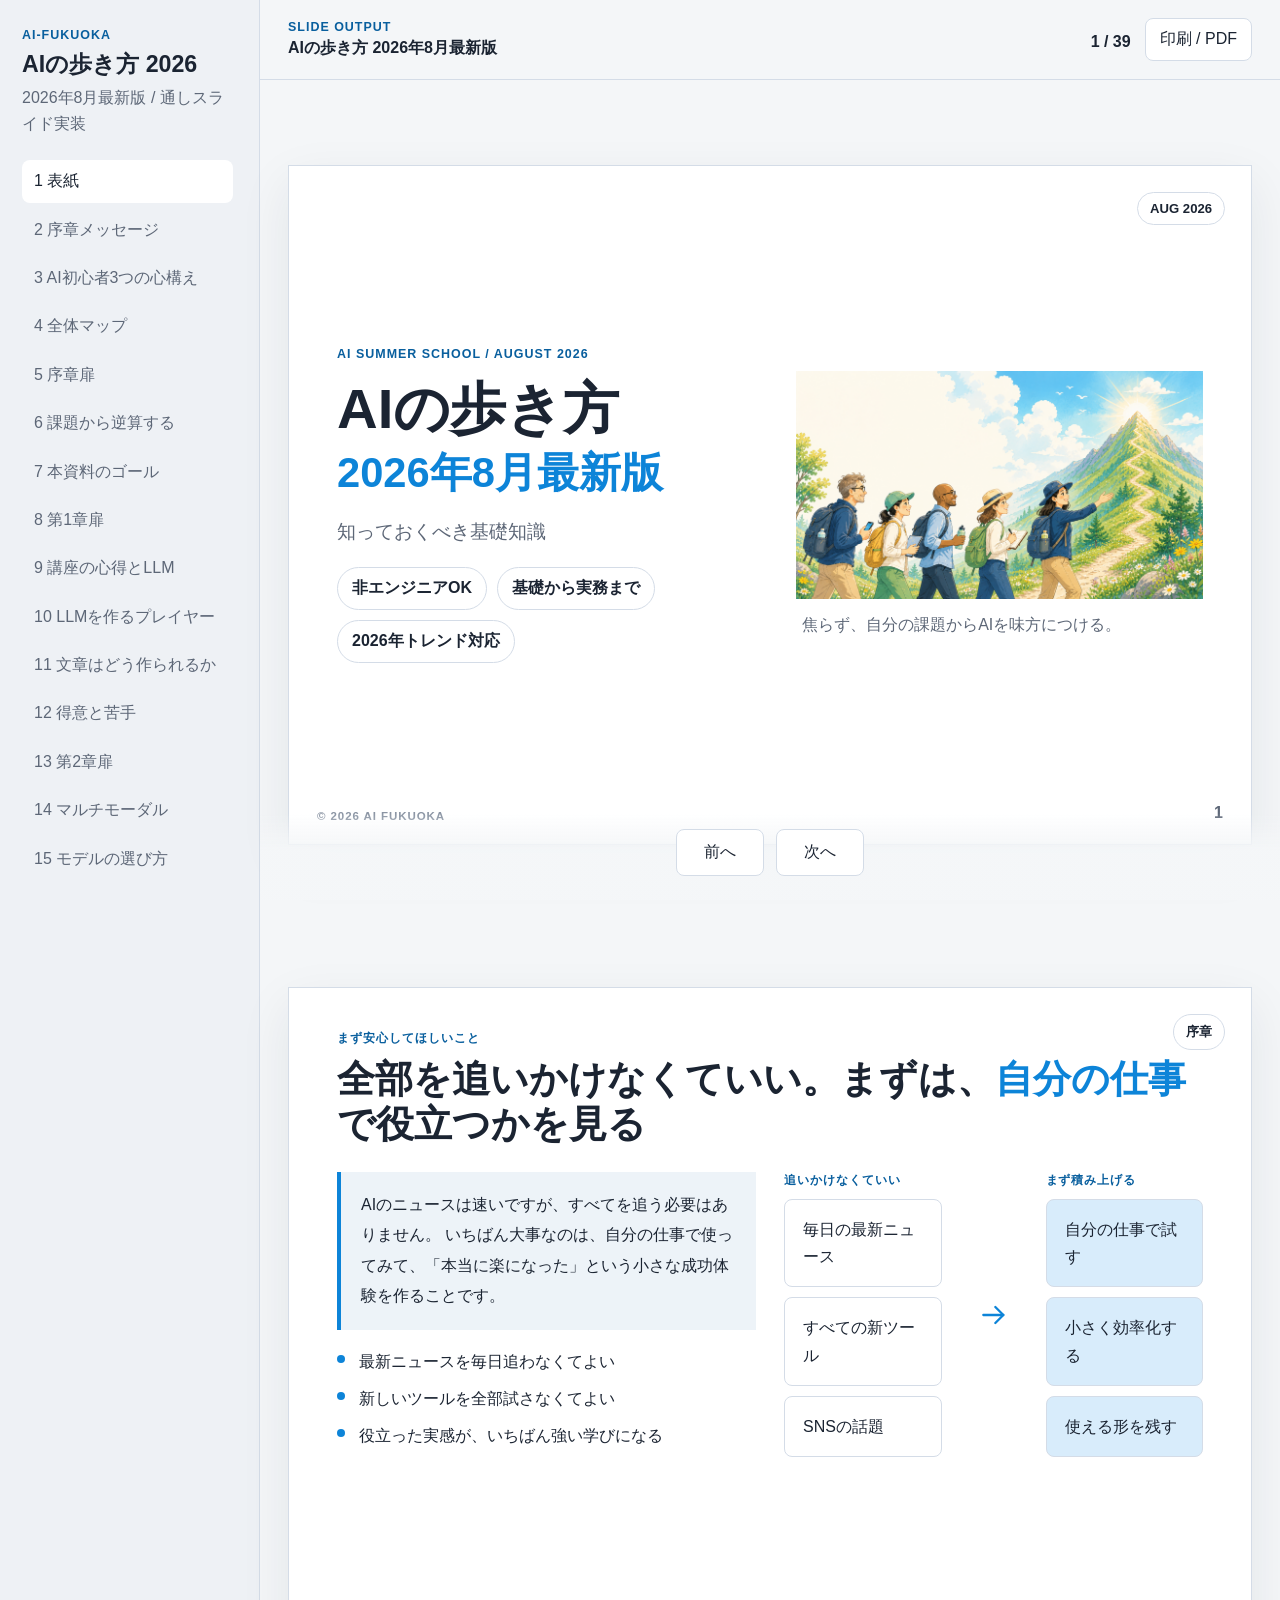
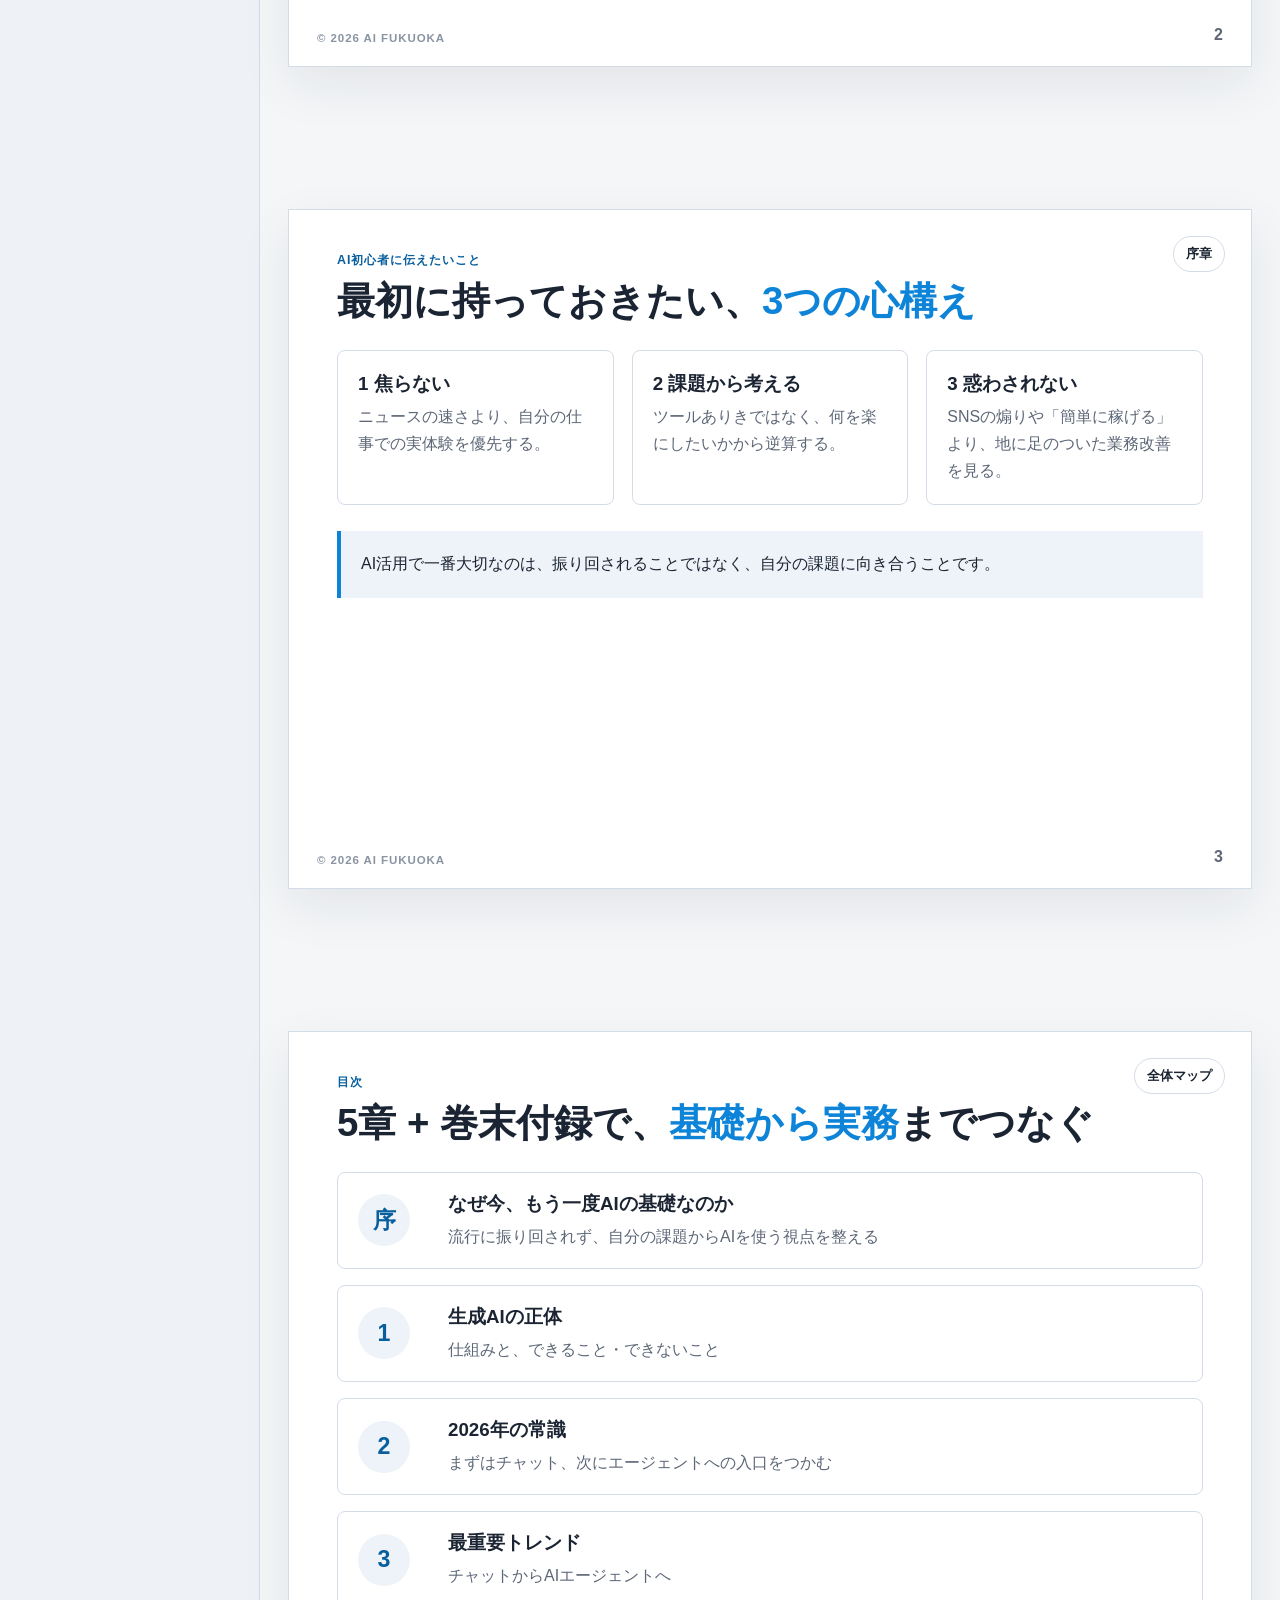
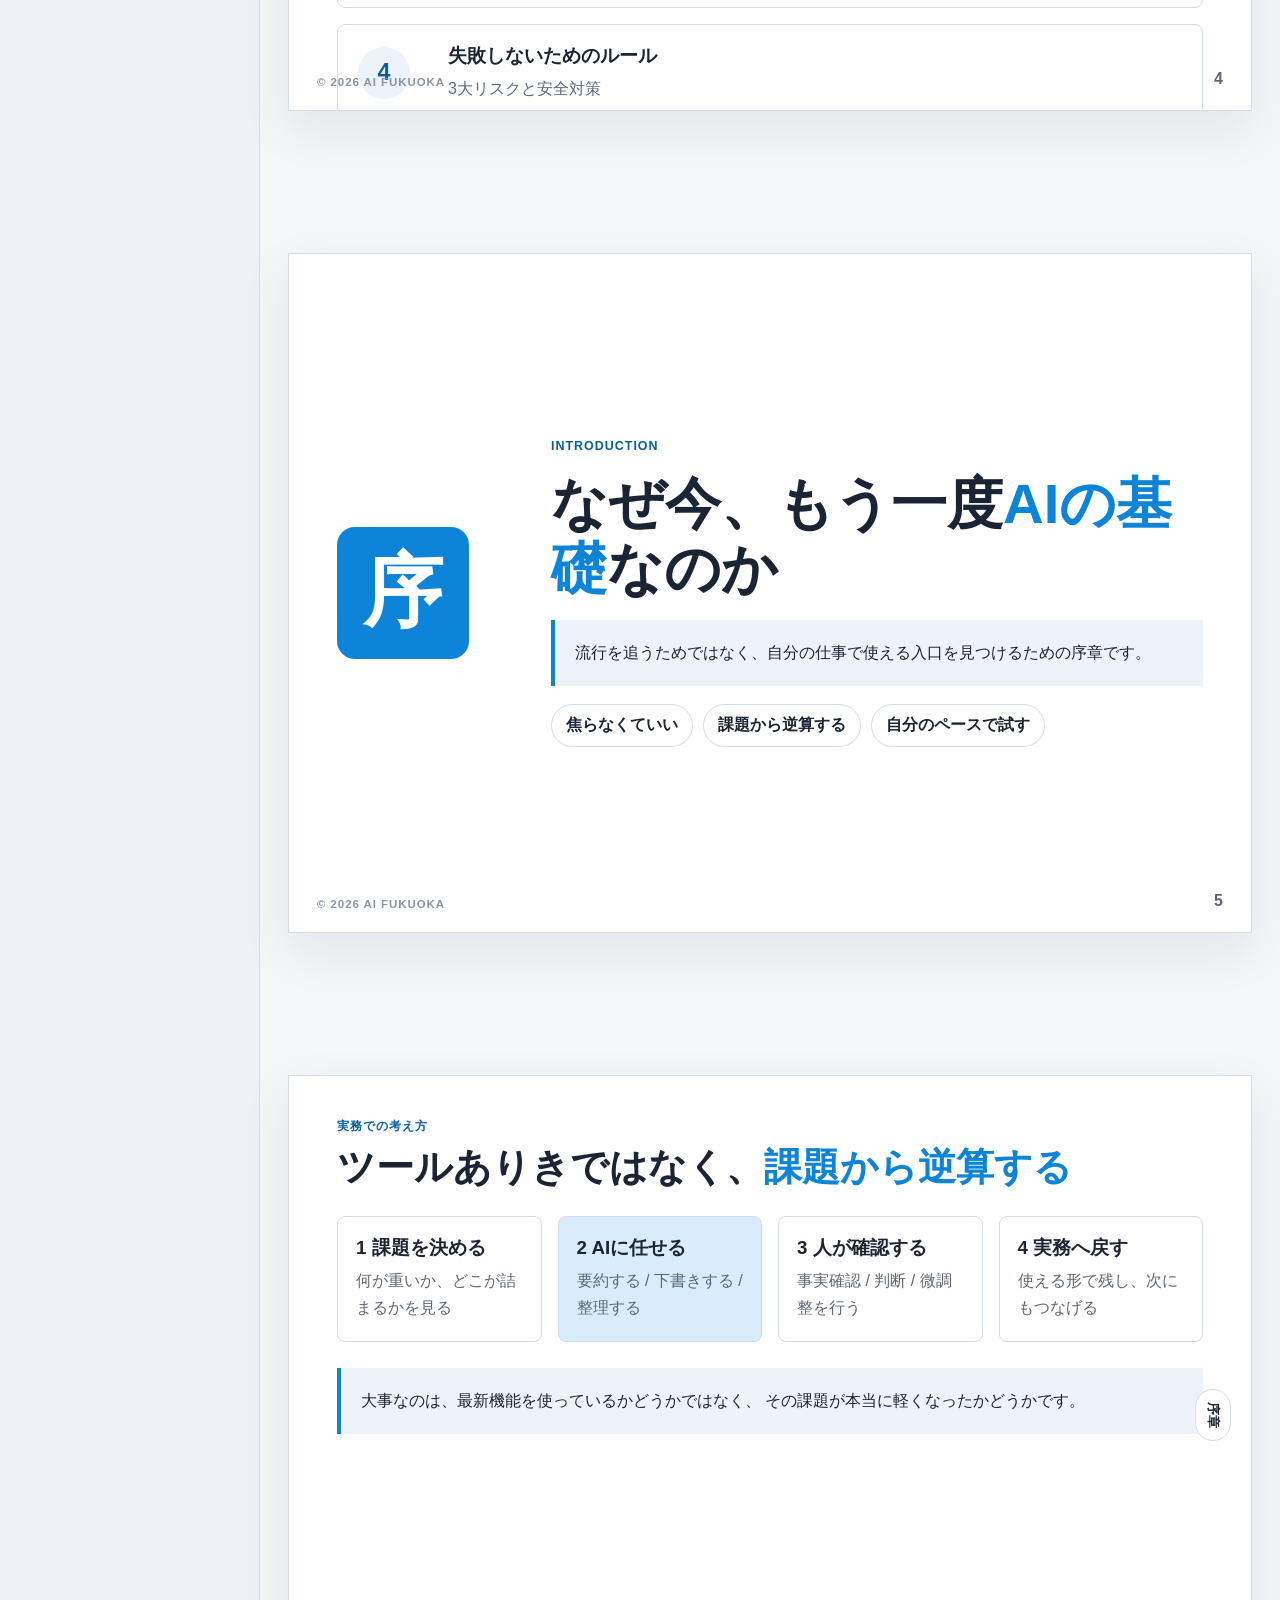
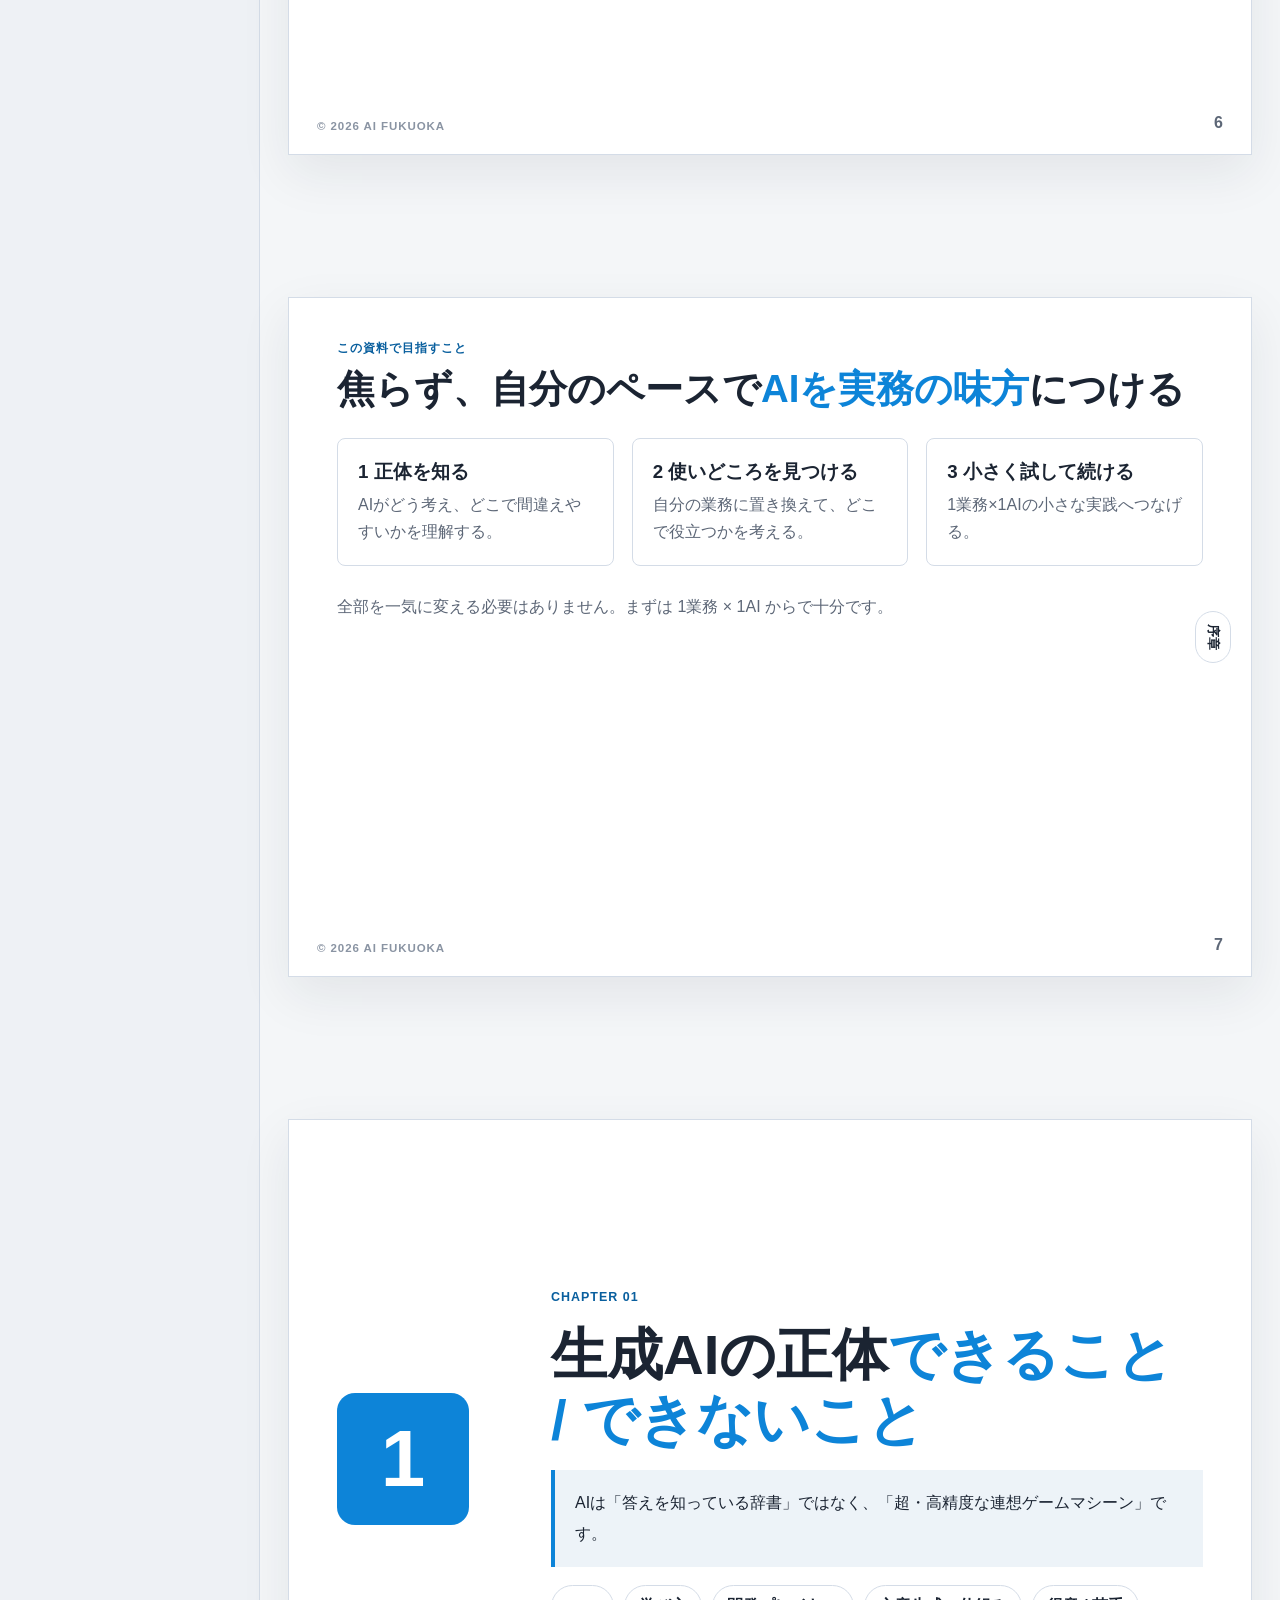
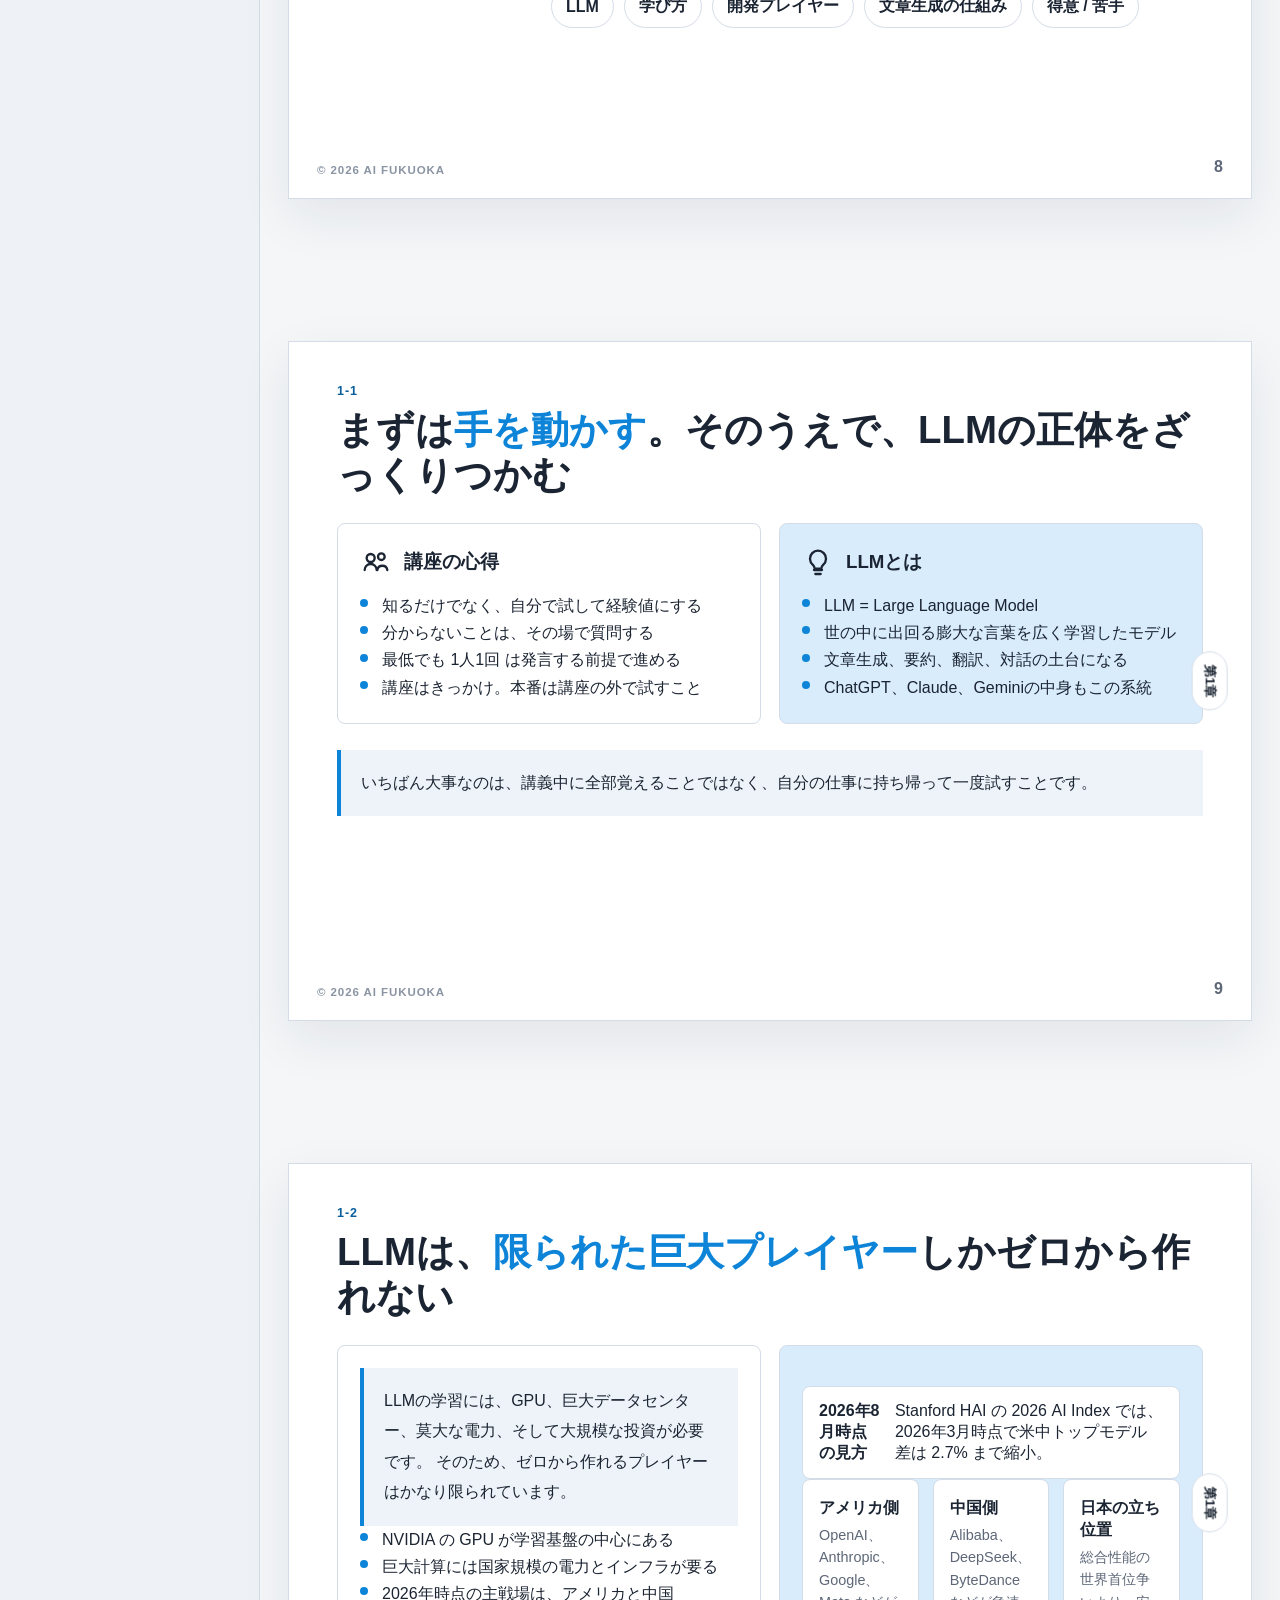
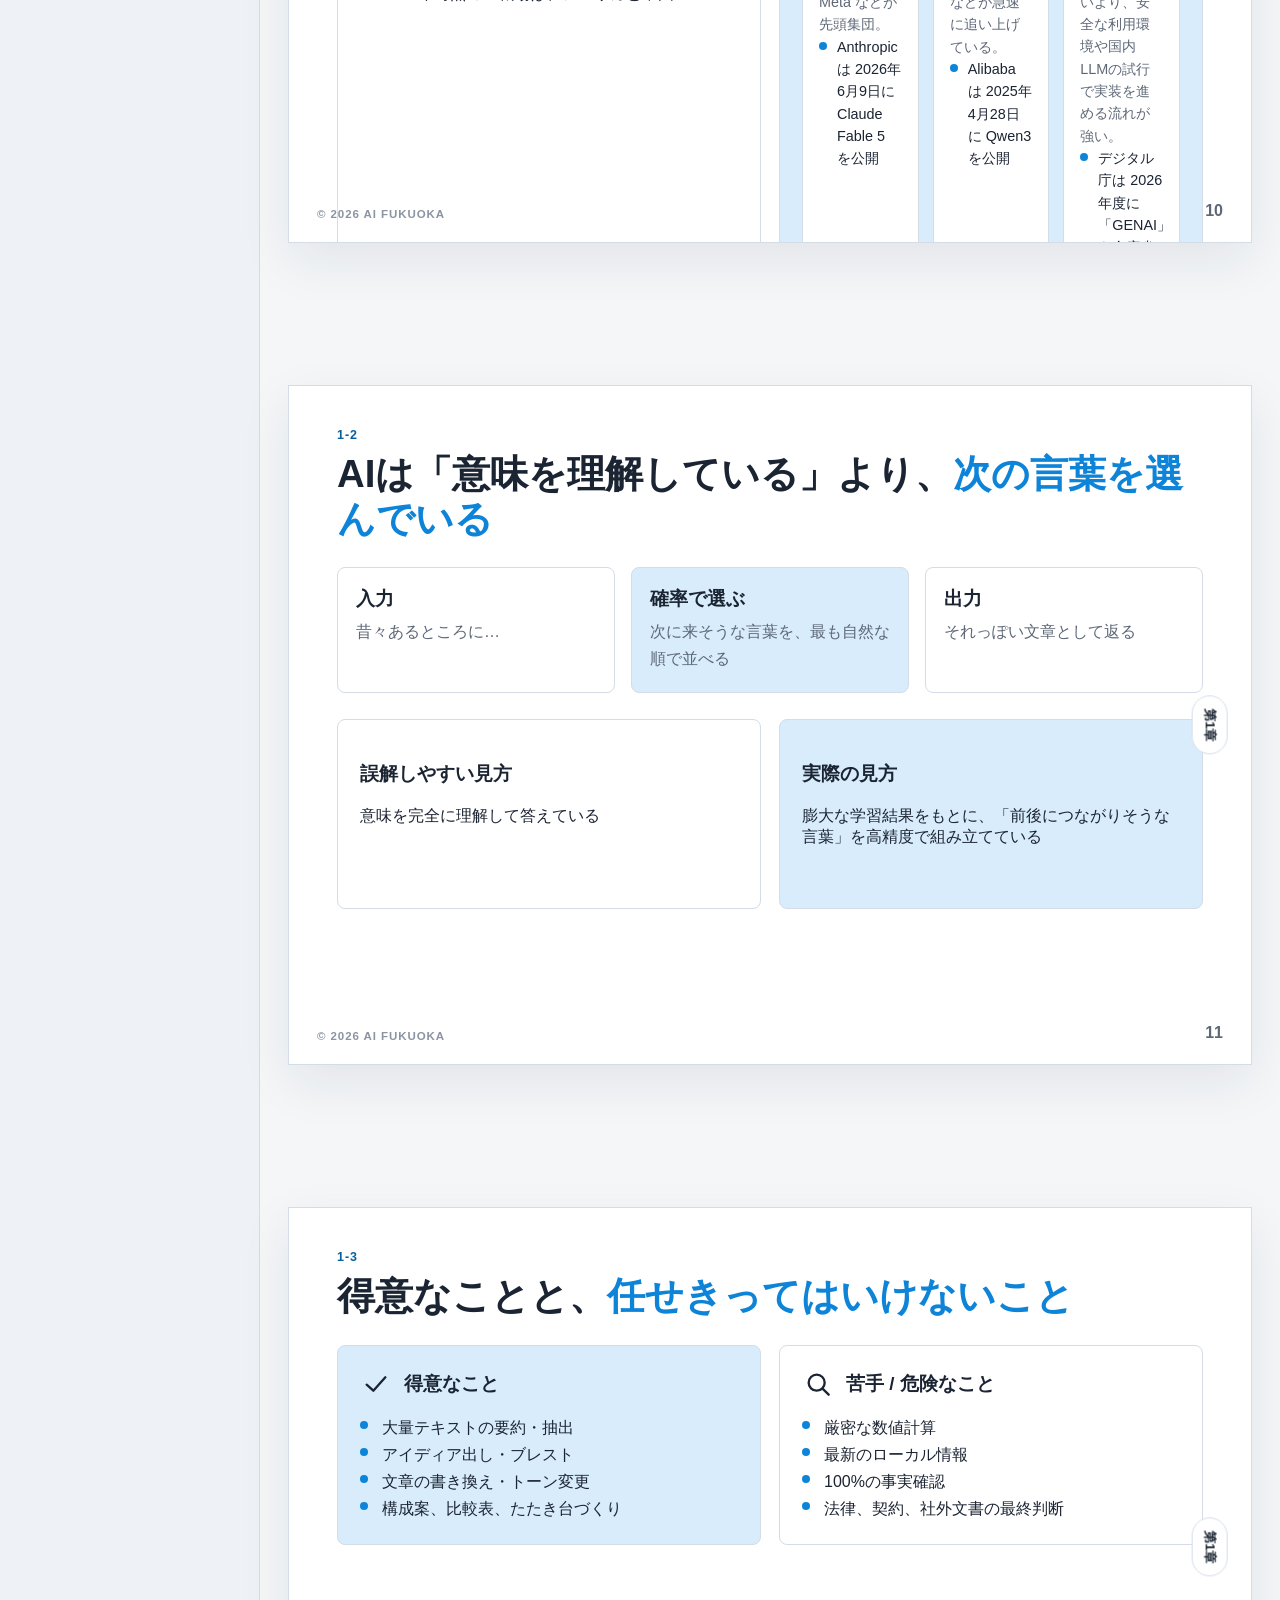
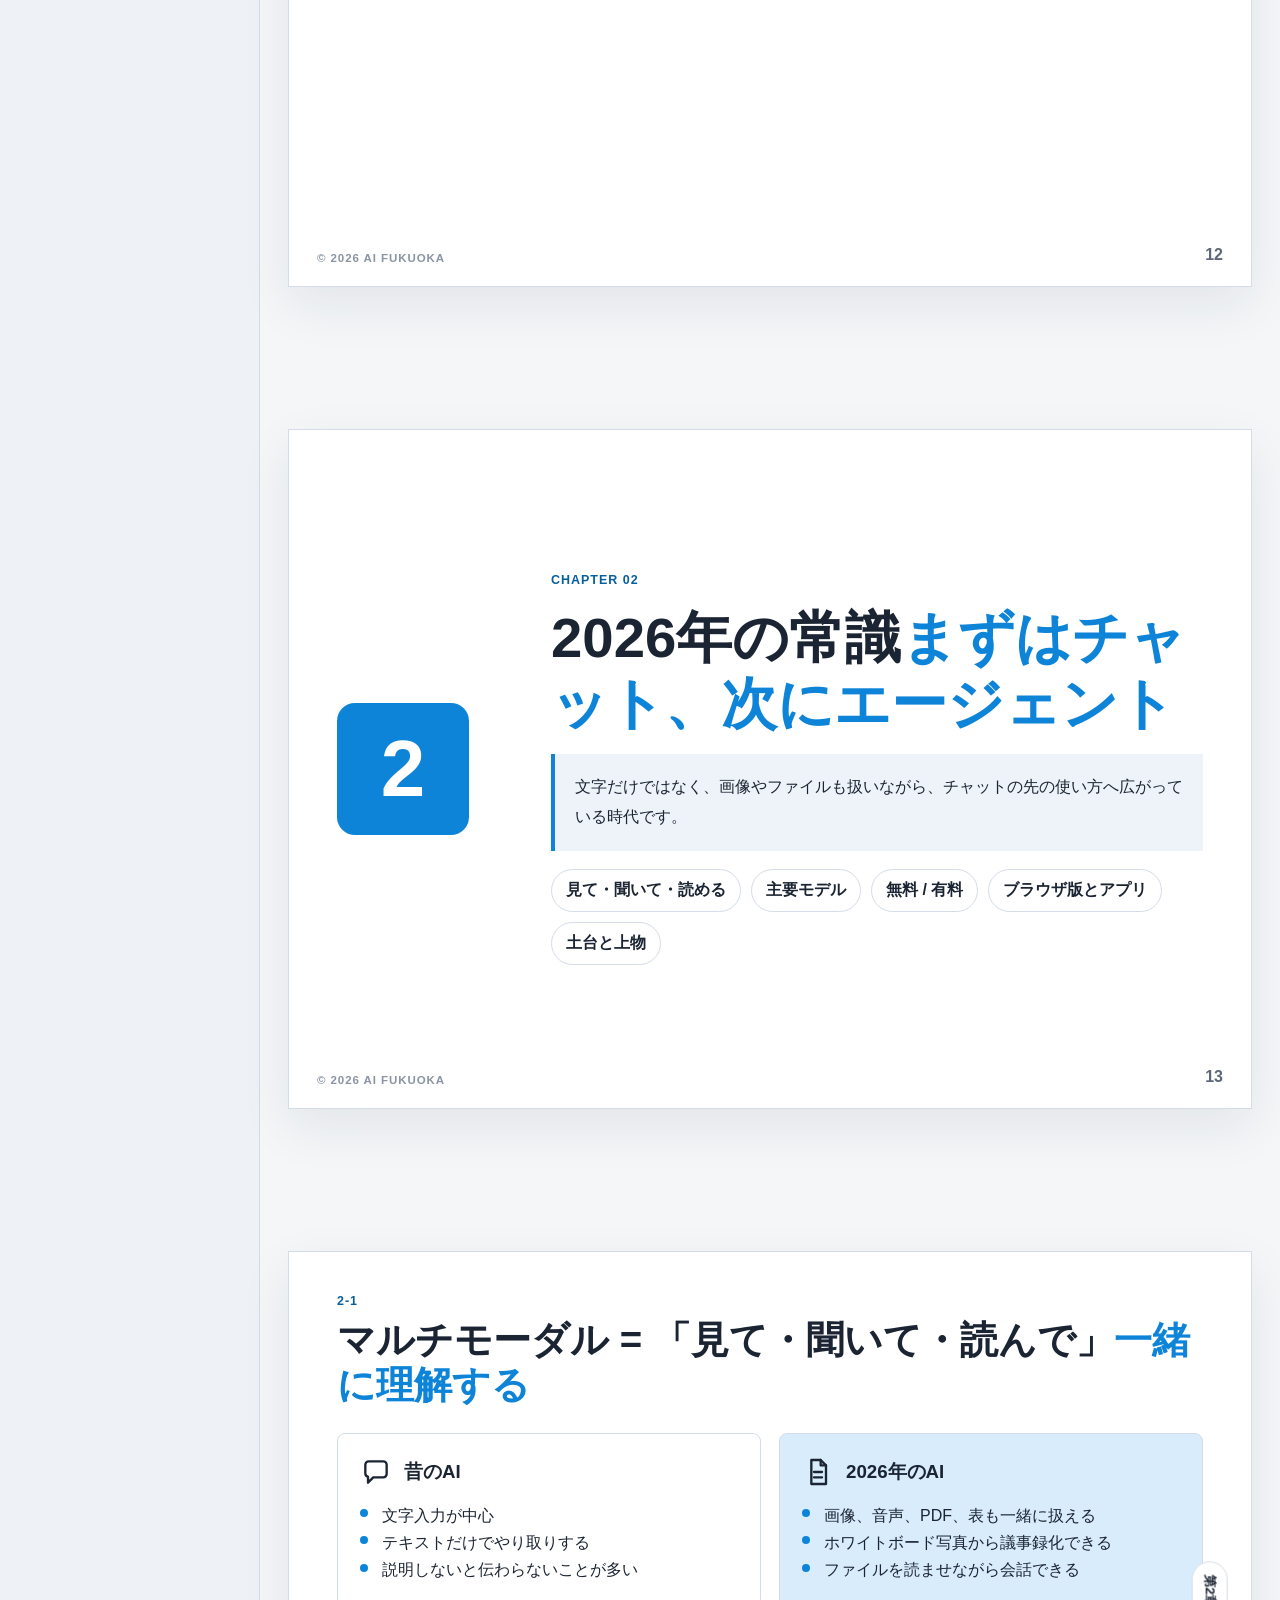
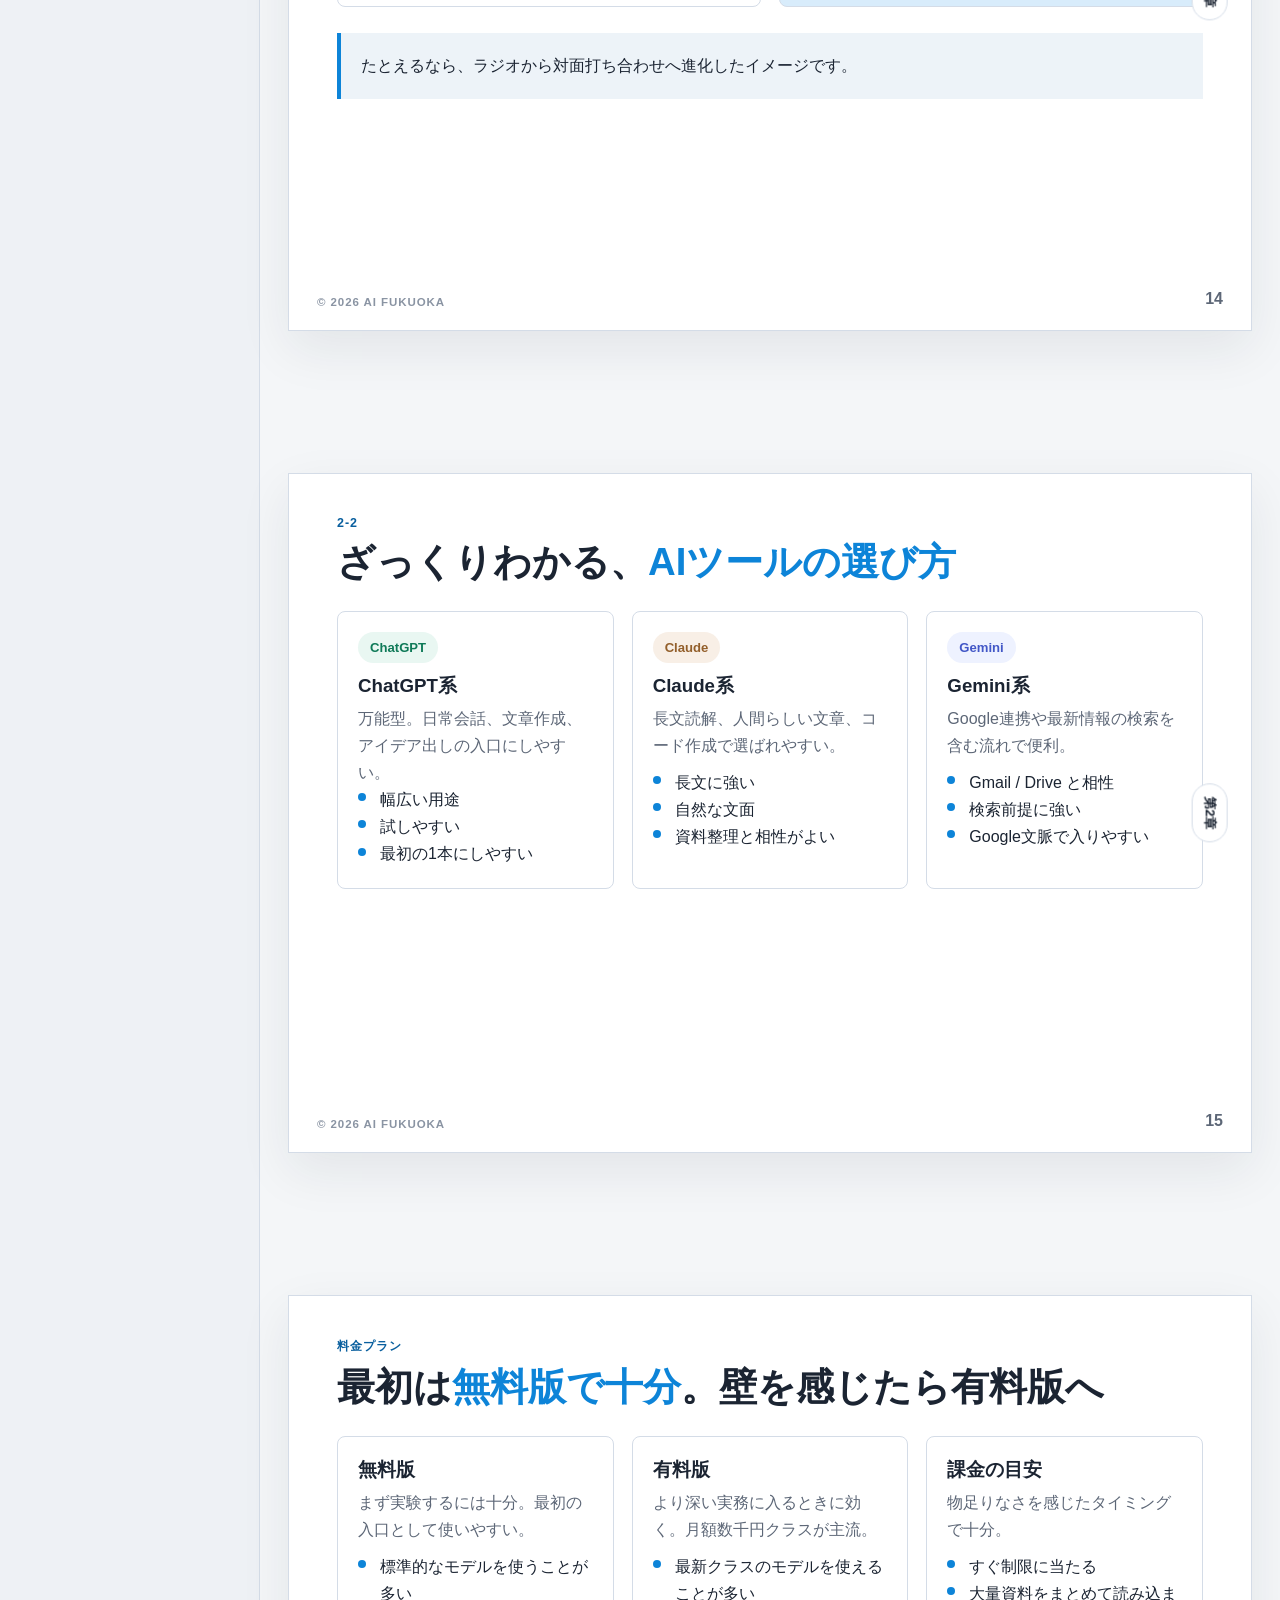
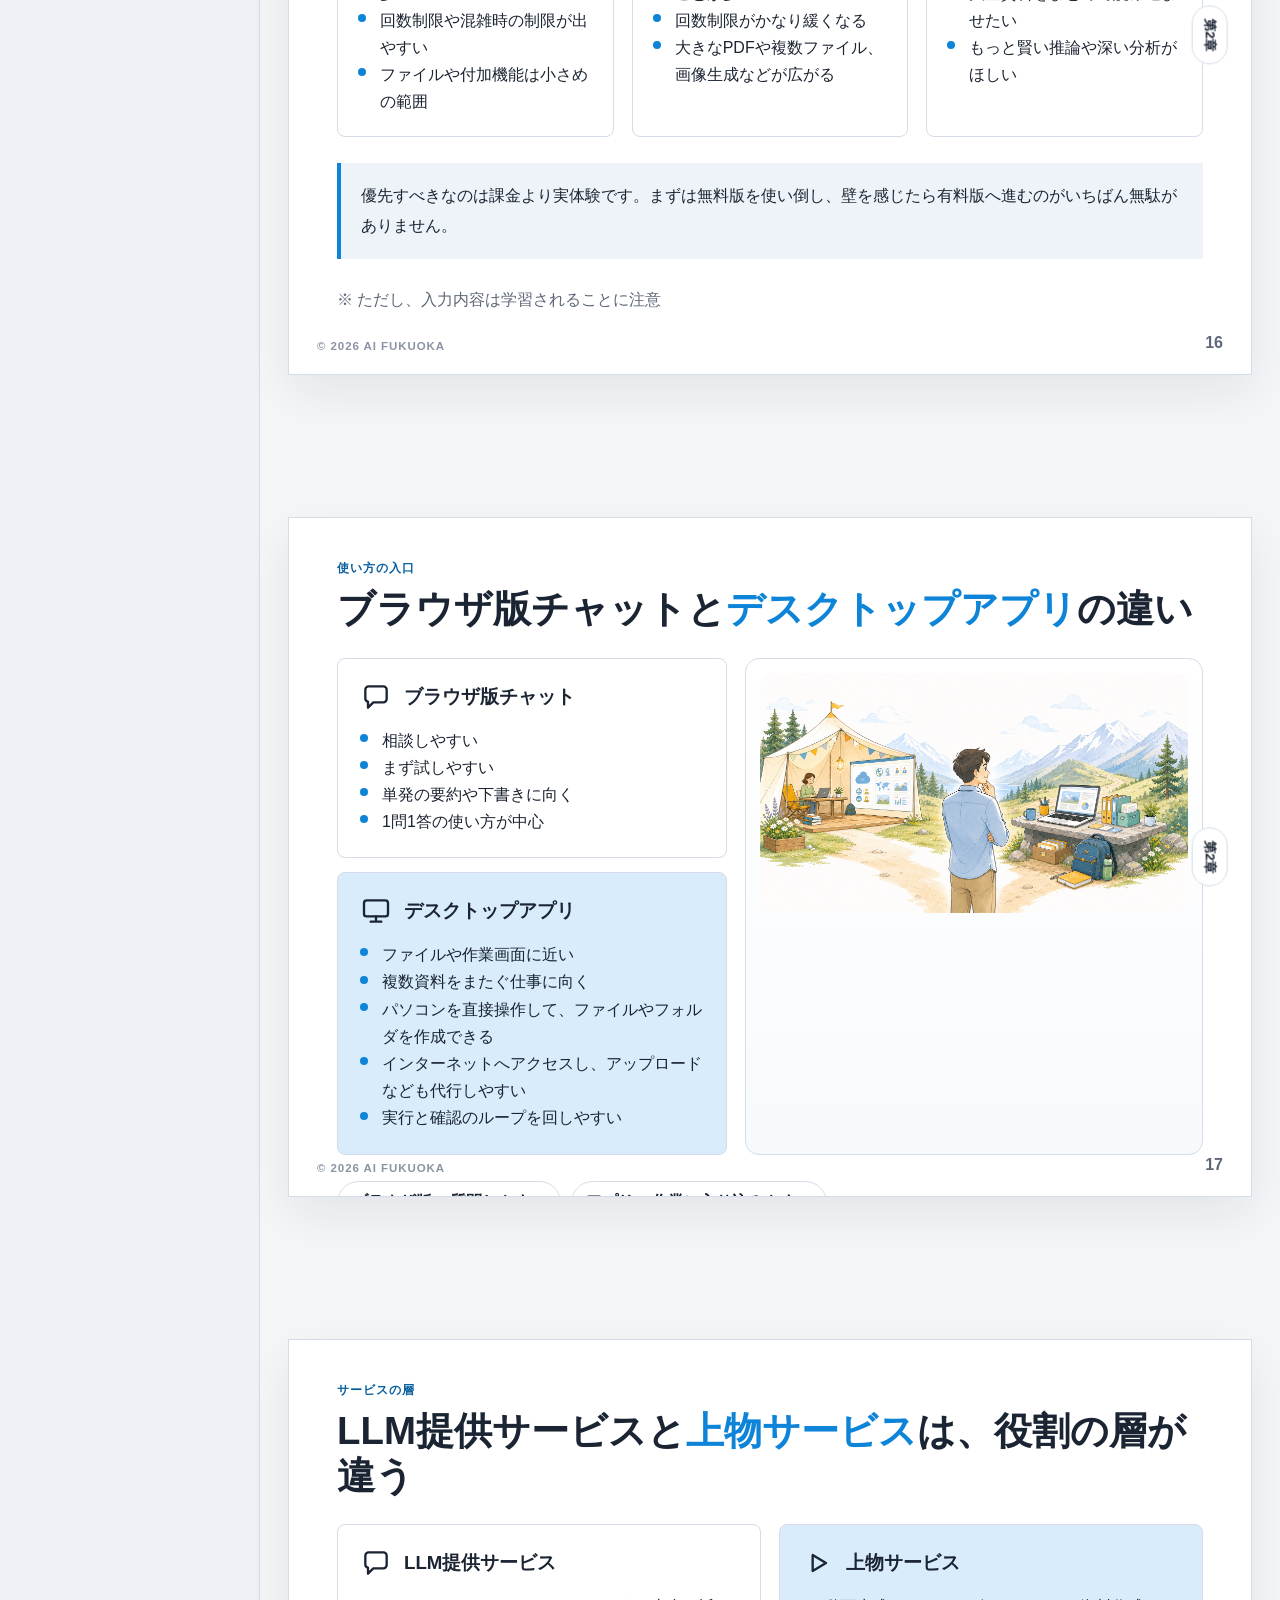
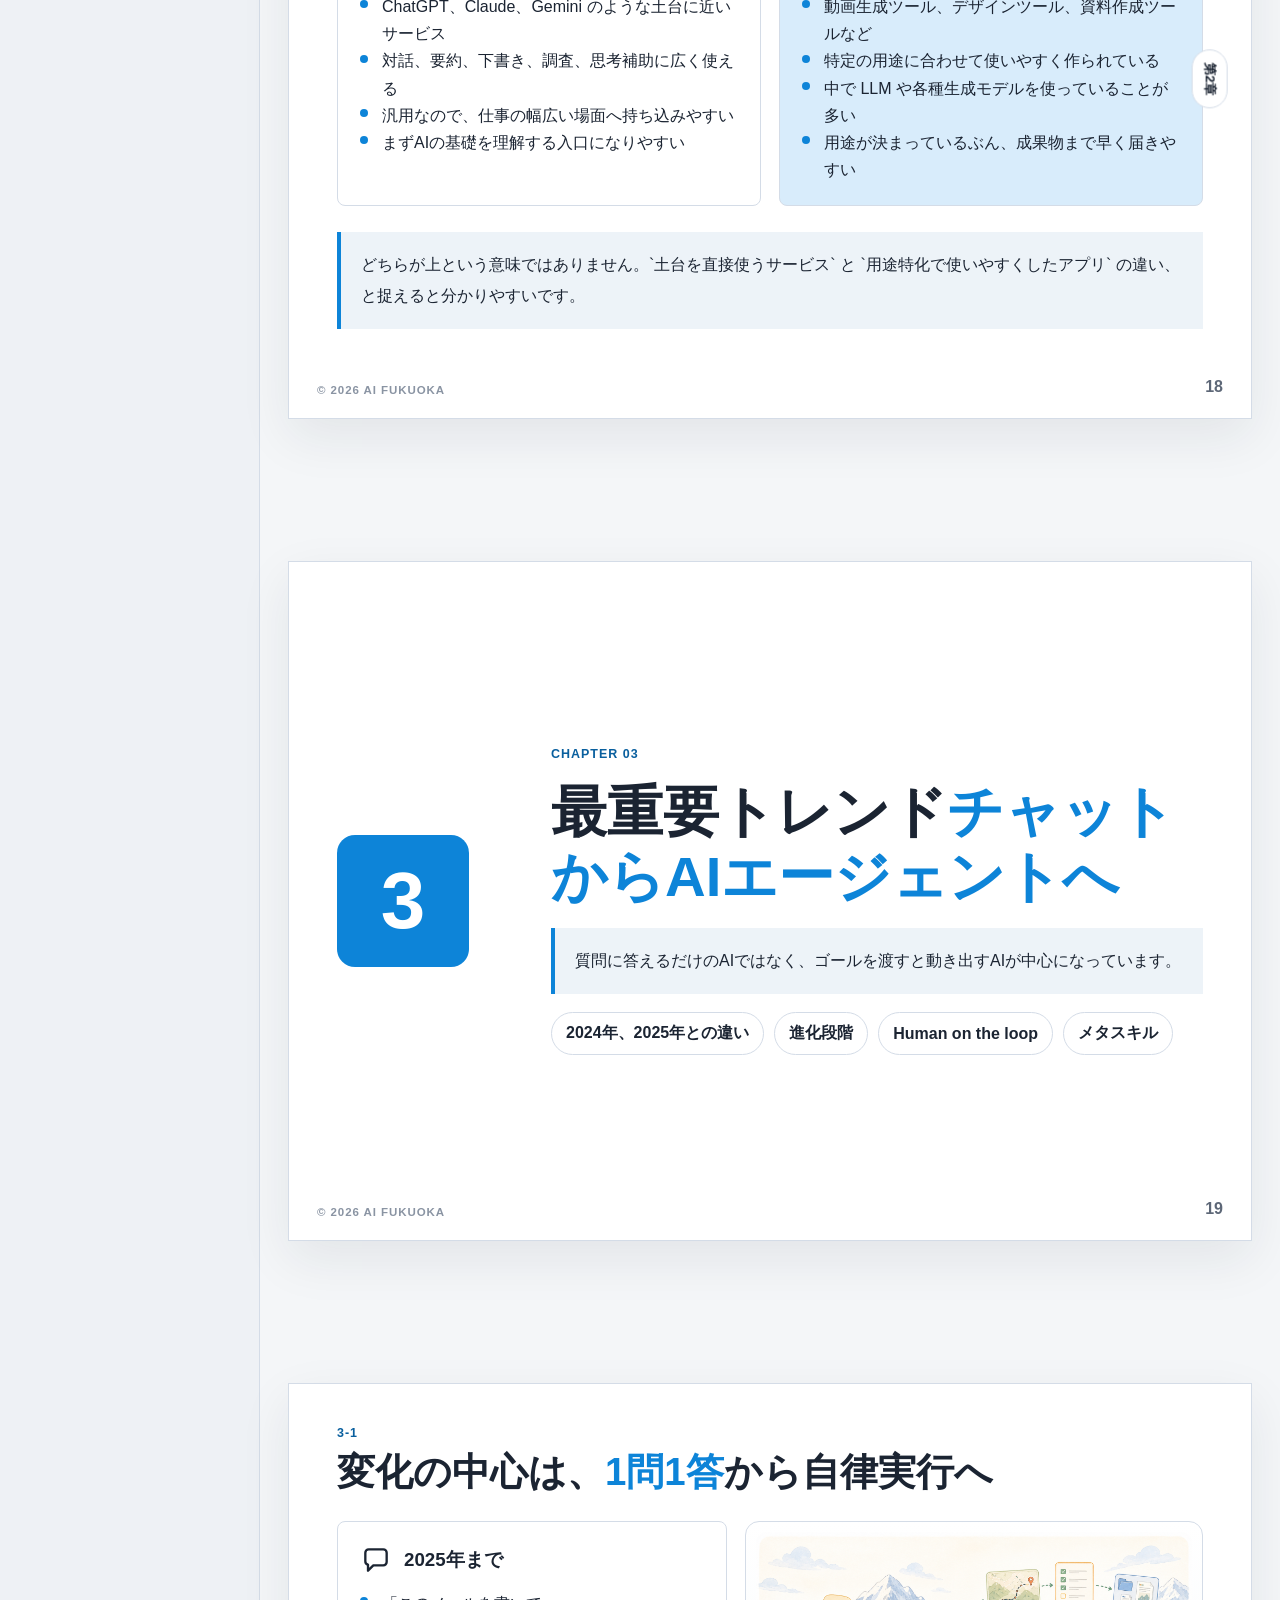
<file: AI-FUKUOKA/01_生成AI仕事術_最終まとめ_20260805/public_html/index.html>
<!DOCTYPE html>
<html lang="ja">
<head>
  <meta charset="UTF-8">
  <meta name="viewport" content="width=device-width, initial-scale=1.0">
  <title>AIの歩き方 2026年8月最新版</title>
  <link rel="stylesheet" href="styles.css">
</head>
<body>
  <svg class="icon-sprite" aria-hidden="true" focusable="false">
    <symbol id="icon-chat" viewBox="0 0 24 24">
      <path d="M4 6.5A2.5 2.5 0 0 1 6.5 4h11A2.5 2.5 0 0 1 20 6.5v7A2.5 2.5 0 0 1 17.5 16H10l-4 4v-4.5A2.5 2.5 0 0 1 4 13z"></path>
    </symbol>
    <symbol id="icon-desktop" viewBox="0 0 24 24">
      <rect x="3" y="4" width="18" height="12" rx="2"></rect>
      <path d="M8 20h8M12 16v4"></path>
    </symbol>
    <symbol id="icon-doc" viewBox="0 0 24 24">
      <path d="M7 3h7l4 4v14H7z"></path>
      <path d="M14 3v4h4M9 12h6M9 16h6"></path>
    </symbol>
    <symbol id="icon-grid" viewBox="0 0 24 24">
      <rect x="4" y="4" width="6" height="6"></rect>
      <rect x="14" y="4" width="6" height="6"></rect>
      <rect x="4" y="14" width="6" height="6"></rect>
      <rect x="14" y="14" width="6" height="6"></rect>
    </symbol>
    <symbol id="icon-check" viewBox="0 0 24 24">
      <path d="M5 12.5 10 17l9-10"></path>
    </symbol>
    <symbol id="icon-search" viewBox="0 0 24 24">
      <circle cx="11" cy="11" r="6"></circle>
      <path d="m20 20-4.2-4.2"></path>
    </symbol>
    <symbol id="icon-lightbulb" viewBox="0 0 24 24">
      <path d="M9 18h6M10 21h4M8 14a6 6 0 1 1 8 0c-1 1-1.5 2-1.5 3h-5C9.5 16 9 15 8 14Z"></path>
    </symbol>
    <symbol id="icon-folder" viewBox="0 0 24 24">
      <path d="M3 7h6l2 2h10v8a2 2 0 0 1-2 2H5a2 2 0 0 1-2-2z"></path>
    </symbol>
    <symbol id="icon-users" viewBox="0 0 24 24">
      <circle cx="8" cy="9" r="3"></circle>
      <circle cx="16" cy="8" r="2.5"></circle>
      <path d="M3.5 18a4.5 4.5 0 0 1 9 0M13 18a3.8 3.8 0 0 1 7.5 0"></path>
    </symbol>
    <symbol id="icon-arrow-right" viewBox="0 0 24 24">
      <path d="M4 12h15"></path>
      <path d="m13 6 6 6-6 6"></path>
    </symbol>
    <symbol id="icon-play" viewBox="0 0 24 24">
      <path d="M8 6v12l10-6z"></path>
    </symbol>
  </svg>

  <div class="app-shell">
    <aside class="rail" aria-label="スライド一覧">
      <div class="rail__inner">
        <p class="rail__eyebrow">AI-Fukuoka</p>
        <h1 class="rail__title">AIの歩き方 2026</h1>
        <p class="rail__subtitle">2026年8月最新版 / 通しスライド実装</p>

        <nav class="toc">
          <a class="toc__link" href="#slide-1">1 表紙</a>
          <a class="toc__link" href="#slide-2">2 序章メッセージ</a>
          <a class="toc__link" href="#slide-3">3 AI初心者3つの心構え</a>
          <a class="toc__link" href="#slide-4">4 全体マップ</a>
          <a class="toc__link" href="#slide-5">5 序章扉</a>
          <a class="toc__link" href="#slide-6">6 課題から逆算する</a>
          <a class="toc__link" href="#slide-7">7 本資料のゴール</a>
          <a class="toc__link" href="#slide-8">8 第1章扉</a>
          <a class="toc__link" href="#slide-9">9 講座の心得とLLM</a>
          <a class="toc__link" href="#slide-10">10 LLMを作るプレイヤー</a>
          <a class="toc__link" href="#slide-11">11 文章はどう作られるか</a>
          <a class="toc__link" href="#slide-12">12 得意と苦手</a>
          <a class="toc__link" href="#slide-13">13 第2章扉</a>
          <a class="toc__link" href="#slide-14">14 マルチモーダル</a>
          <a class="toc__link" href="#slide-15">15 モデルの選び方</a>
          <a class="toc__link" href="#slide-16">16 無料版と有料版</a>
          <a class="toc__link" href="#slide-17">17 ブラウザ版とアプリ</a>
          <a class="toc__link" href="#slide-18">18 LLM提供と上物サービス</a>
          <a class="toc__link" href="#slide-19">19 第3章扉</a>
          <a class="toc__link" href="#slide-20">20 チャットからエージェントへ</a>
          <a class="toc__link" href="#slide-21">21 AIとの関わり方の進化</a>
          <a class="toc__link" href="#slide-22">22 人はループの外側へ</a>
          <a class="toc__link" href="#slide-23">23 人間に残る価値</a>
          <a class="toc__link" href="#slide-24">24 第4章扉</a>
          <a class="toc__link" href="#slide-25">25 ハルシネーション</a>
          <a class="toc__link" href="#slide-26">26 情報漏洩</a>
          <a class="toc__link" href="#slide-27">27 著作権と権利</a>
          <a class="toc__link" href="#slide-28">28 RAG</a>
          <a class="toc__link" href="#slide-29">29 第5章扉</a>
          <a class="toc__link" href="#slide-30">30 Step1 業務を決める</a>
          <a class="toc__link" href="#slide-31">31 Step2 前提・役割・ゴール</a>
          <a class="toc__link" href="#slide-32">32 コンテキストとループ</a>
          <a class="toc__link" href="#slide-33">33 Step3 最終判断</a>
          <a class="toc__link" href="#slide-34">34 3ステップのまとめ</a>
          <a class="toc__link" href="#slide-35">35 付録扉</a>
          <a class="toc__link" href="#slide-36">36 FAQ1</a>
          <a class="toc__link" href="#slide-37">37 FAQ2</a>
          <a class="toc__link" href="#slide-38">38 FAQ3</a>
          <a class="toc__link" href="#slide-39">39 まとめ</a>
        </nav>
      </div>
    </aside>

    <div class="workspace">
      <header class="topbar">
        <div>
          <p class="topbar__eyebrow">SLIDE OUTPUT</p>
          <p class="topbar__title">AIの歩き方 2026年8月最新版</p>
        </div>
        <div class="topbar__actions">
          <p class="topbar__counter" id="slide-counter">1 / 39</p>
          <button class="action-button" type="button" data-action="print">印刷 / PDF</button>
        </div>
      </header>

      <main class="deck" id="deck">
        <section class="slide slide--cover" id="slide-1" data-title="表紙">
          <div class="slide__frame">
            <div class="slide__chapter">AUG 2026</div>
            <div class="hero-grid">
              <div class="hero-copy">
                <p class="eyebrow">AI SUMMER SCHOOL / AUGUST 2026</p>
                <h2 class="title title--hero">AIの歩き方<br><span class="accent hero-subtitle">2026年8月最新版</span></h2>
                <p class="lead">知っておくべき基礎知識</p>
                <ul class="chip-list">
                  <li>非エンジニアOK</li>
                  <li>基礎から実務まで</li>
                  <li>2026年トレンド対応</li>
                </ul>
              </div>

              <figure class="art-panel art-panel--cover">
                <img
                  class="slide-illustration slide-illustration--cover"
                  src="./images/summer-school-cover-v3.png"
                  alt="生成AIの山へ向かって大人の参加者たちが歩き出すAI SUMMER SCHOOL 2026向けの表紙イラスト"
                >
                <figcaption class="art-caption">焦らず、自分の課題からAIを味方につける。</figcaption>
              </figure>
            </div>
            <div class="slide__number">1</div>
          </div>
        </section>

        <section class="slide" id="slide-2" data-title="序章メッセージ">
          <div class="slide__frame">
            <div class="slide__tag">序章</div>
            <div class="slide__main">
              <div class="slide__header">
                <p class="eyebrow">まず安心してほしいこと</p>
                <h2 class="title">全部を追いかけなくていい。まずは、<span class="accent">自分の仕事</span>で役立つかを見る</h2>
              </div>

              <div class="two-column two-column--wide">
                <div>
                  <p class="callout">
                    AIのニュースは速いですが、すべてを追う必要はありません。
                    いちばん大事なのは、自分の仕事で使ってみて、「本当に楽になった」という小さな成功体験を作ることです。
                  </p>
                  <ul class="bullet-list">
                    <li>最新ニュースを毎日追わなくてよい</li>
                    <li>新しいツールを全部試さなくてよい</li>
                    <li>役立った実感が、いちばん強い学びになる</li>
                  </ul>
                </div>

                <div class="request-output">
                  <div class="request-output__column">
                    <p class="mini-label">追いかけなくていい</p>
                    <div class="stack-card">毎日の最新ニュース</div>
                    <div class="stack-card">すべての新ツール</div>
                    <div class="stack-card">SNSの話題</div>
                  </div>
                  <div class="request-output__arrow">
                    <svg class="icon icon--large"><use href="#icon-arrow-right"></use></svg>
                  </div>
                  <div class="request-output__column">
                    <p class="mini-label">まず積み上げる</p>
                    <div class="stack-card stack-card--accent">自分の仕事で試す</div>
                    <div class="stack-card stack-card--accent">小さく効率化する</div>
                    <div class="stack-card stack-card--accent">使える形を残す</div>
                  </div>
                </div>
              </div>
            </div>
            <div class="slide__number">2</div>
          </div>
        </section>

        <section class="slide" id="slide-3" data-title="AI初心者3つの心構え">
          <div class="slide__frame">
            <div class="slide__tag">序章</div>
            <div class="slide__main">
              <div class="slide__header">
                <p class="eyebrow">AI初心者に伝えたいこと</p>
                <h2 class="title">最初に持っておきたい、<span class="accent">3つの心構え</span></h2>
              </div>

              <div class="principle-grid">
                <article class="principle-card">
                  <h3>1 焦らない</h3>
                  <p>ニュースの速さより、自分の仕事での実体験を優先する。</p>
                </article>
                <article class="principle-card">
                  <h3>2 課題から考える</h3>
                  <p>ツールありきではなく、何を楽にしたいかから逆算する。</p>
                </article>
                <article class="principle-card">
                  <h3>3 惑わされない</h3>
                  <p>SNSの煽りや「簡単に稼げる」より、地に足のついた業務改善を見る。</p>
                </article>
              </div>

              <p class="callout">AI活用で一番大切なのは、振り回されることではなく、自分の課題に向き合うことです。</p>
            </div>
            <div class="slide__number">3</div>
          </div>
        </section>

        <section class="slide" id="slide-4" data-title="全体マップ">
          <div class="slide__frame">
            <div class="slide__tag">全体マップ</div>
            <div class="slide__main">
              <div class="slide__header">
                <p class="eyebrow">目次</p>
                <h2 class="title">5章 + 巻末付録で、<span class="accent">基礎から実務</span>までつなぐ</h2>
              </div>

              <div class="map-flow">
                <article class="map-step">
                  <div class="map-step__index">序</div>
                  <div>
                    <h3>なぜ今、もう一度AIの基礎なのか</h3>
                    <p>流行に振り回されず、自分の課題からAIを使う視点を整える</p>
                  </div>
                </article>
                <article class="map-step">
                  <div class="map-step__index">1</div>
                  <div>
                    <h3>生成AIの正体</h3>
                    <p>仕組みと、できること・できないこと</p>
                  </div>
                </article>
                <article class="map-step">
                  <div class="map-step__index">2</div>
                  <div>
                    <h3>2026年の常識</h3>
                    <p>まずはチャット、次にエージェントへの入口をつかむ</p>
                  </div>
                </article>
                <article class="map-step">
                  <div class="map-step__index">3</div>
                  <div>
                    <h3>最重要トレンド</h3>
                    <p>チャットからAIエージェントへ</p>
                  </div>
                </article>
                <article class="map-step">
                  <div class="map-step__index">4</div>
                  <div>
                    <h3>失敗しないためのルール</h3>
                    <p>3大リスクと安全対策</p>
                  </div>
                </article>
                <article class="map-step map-step--accent">
                  <div class="map-step__index">5</div>
                  <div>
                    <h3>実践</h3>
                    <p>今日から使えるAIとの働き方 3ステップ</p>
                  </div>
                </article>
              </div>

              <p class="footer-note">巻末付録として、初中級者がつまずきやすい用語を FAQ 形式でまとめています。</p>
            </div>
            <div class="slide__number">4</div>
          </div>
        </section>

        <section class="slide slide--chapter" id="slide-5" data-title="序章扉">
          <div class="slide__frame">
            <div class="chapter-hero">
              <div class="chapter-hero__number">序</div>
              <div class="chapter-hero__body">
                <p class="eyebrow">INTRODUCTION</p>
                <h2 class="title title--chapter">なぜ今、もう一度<span class="accent">AIの基礎</span>なのか</h2>
                <p class="callout">流行を追うためではなく、自分の仕事で使える入口を見つけるための序章です。</p>
                <div class="chapter-points">
                  <span>焦らなくていい</span>
                  <span>課題から逆算する</span>
                  <span>自分のペースで試す</span>
                </div>
              </div>
            </div>
            <div class="slide__number">5</div>
          </div>
        </section>

        <section class="slide" id="slide-6" data-title="課題から逆算する">
          <div class="slide__frame">
            <div class="side-pill">序章</div>
            <div class="slide__main">
              <div class="slide__header">
                <p class="eyebrow">実務での考え方</p>
                <h2 class="title">ツールありきではなく、<span class="accent">課題から逆算する</span></h2>
              </div>

              <div class="flow flow--four">
                <article class="flow-step">
                  <h3>1 課題を決める</h3>
                  <p>何が重いか、どこが詰まるかを見る</p>
                </article>
                <article class="flow-step flow-step--accent">
                  <h3>2 AIに任せる</h3>
                  <p>要約する / 下書きする / 整理する</p>
                </article>
                <article class="flow-step">
                  <h3>3 人が確認する</h3>
                  <p>事実確認 / 判断 / 微調整を行う</p>
                </article>
                <article class="flow-step">
                  <h3>4 実務へ戻す</h3>
                  <p>使える形で残し、次にもつなげる</p>
                </article>
              </div>

              <p class="callout">
                大事なのは、最新機能を使っているかどうかではなく、
                その課題が本当に軽くなったかどうかです。
              </p>
            </div>
            <div class="slide__number">6</div>
          </div>
        </section>

        <section class="slide" id="slide-7" data-title="本資料のゴール">
          <div class="slide__frame">
            <div class="side-pill">序章</div>
            <div class="slide__main">
              <div class="slide__header">
                <p class="eyebrow">この資料で目指すこと</p>
                <h2 class="title">焦らず、自分のペースで<span class="accent">AIを実務の味方</span>につける</h2>
              </div>

              <div class="principle-grid">
                <article class="principle-card">
                  <h3>1 正体を知る</h3>
                  <p>AIがどう考え、どこで間違えやすいかを理解する。</p>
                </article>
                <article class="principle-card">
                  <h3>2 使いどころを見つける</h3>
                  <p>自分の業務に置き換えて、どこで役立つかを考える。</p>
                </article>
                <article class="principle-card">
                  <h3>3 小さく試して続ける</h3>
                  <p>1業務×1AIの小さな実践へつなげる。</p>
                </article>
              </div>

              <p class="footer-note">全部を一気に変える必要はありません。まずは 1業務 × 1AI からで十分です。</p>
            </div>
            <div class="slide__number">7</div>
          </div>
        </section>

        <section class="slide slide--chapter" id="slide-8" data-title="第1章扉">
          <div class="slide__frame">
            <div class="chapter-hero">
              <div class="chapter-hero__number">1</div>
              <div class="chapter-hero__body">
                <p class="eyebrow">CHAPTER 01</p>
                <h2 class="title title--chapter">生成AIの正体<span class="accent">できること / できないこと</span></h2>
                <p class="callout">AIは「答えを知っている辞書」ではなく、「超・高精度な連想ゲームマシーン」です。</p>
                <div class="chapter-points">
                  <span>LLM</span>
                  <span>学び方</span>
                  <span>開発プレイヤー</span>
                  <span>文章生成の仕組み</span>
                  <span>得意 / 苦手</span>
                </div>
              </div>
            </div>
            <div class="slide__number">8</div>
          </div>
        </section>

        <section class="slide" id="slide-9" data-title="講座の心得とLLM">
          <div class="slide__frame">
            <div class="side-pill">第1章</div>
            <div class="slide__main">
              <div class="slide__header">
                <p class="eyebrow">1-1</p>
                <h2 class="title">まずは<span class="accent">手を動かす</span>。そのうえで、LLMの正体をざっくりつかむ</h2>
              </div>

              <div class="split-panel">
                <article class="split-panel__pane">
                  <div class="pane-head">
                    <svg class="icon icon--panel"><use href="#icon-users"></use></svg>
                    <h3>講座の心得</h3>
                  </div>
                  <ul class="mini-list">
                    <li>知るだけでなく、自分で試して経験値にする</li>
                    <li>分からないことは、その場で質問する</li>
                    <li>最低でも 1人1回 は発言する前提で進める</li>
                    <li>講座はきっかけ。本番は講座の外で試すこと</li>
                  </ul>
                </article>
                <article class="split-panel__pane split-panel__pane--accent">
                  <div class="pane-head">
                    <svg class="icon icon--panel"><use href="#icon-lightbulb"></use></svg>
                    <h3>LLMとは</h3>
                  </div>
                  <ul class="mini-list">
                    <li>LLM = Large Language Model</li>
                    <li>世の中に出回る膨大な言葉を広く学習したモデル</li>
                    <li>文章生成、要約、翻訳、対話の土台になる</li>
                    <li>ChatGPT、Claude、Geminiの中身もこの系統</li>
                  </ul>
                </article>
              </div>

              <p class="callout">いちばん大事なのは、講義中に全部覚えることではなく、自分の仕事に持ち帰って一度試すことです。</p>
            </div>
            <div class="slide__number">9</div>
          </div>
        </section>

        <section class="slide" id="slide-10" data-title="LLMを作るプレイヤー">
          <div class="slide__frame">
            <div class="side-pill">第1章</div>
            <div class="slide__main">
              <div class="slide__header">
                <p class="eyebrow">1-2</p>
                <h2 class="title">LLMは、<span class="accent">限られた巨大プレイヤー</span>しかゼロから作れない</h2>
              </div>

              <div class="split-panel">
                <article class="split-panel__pane">
                  <p class="callout">
                    LLMの学習には、GPU、巨大データセンター、莫大な電力、そして大規模な投資が必要です。
                    そのため、ゼロから作れるプレイヤーはかなり限られています。
                  </p>
                  <ul class="mini-list">
                    <li>NVIDIA の GPU が学習基盤の中心にある</li>
                    <li>巨大計算には国家規模の電力とインフラが要る</li>
                    <li>2026年時点の主戦場は、アメリカと中国</li>
                  </ul>
                </article>

                <article class="split-panel__pane split-panel__pane--accent">
                  <div class="info-strip info-strip--compact">
                    <strong>2026年8月時点の見方</strong>
                    <span>Stanford HAI の 2026 AI Index では、2026年3月時点で米中トップモデル差は 2.7% まで縮小。</span>
                  </div>
                  <div class="comparison-grid comparison-grid--compact">
                    <article class="compare-card compare-card--compact">
                      <h3>アメリカ側</h3>
                      <p class="compare-card__lead">OpenAI、Anthropic、Google、Meta などが先頭集団。</p>
                      <ul class="mini-list">
                        <li>Anthropic は 2026年6月9日に Claude Fable 5 を公開</li>
                      </ul>
                    </article>
                    <article class="compare-card compare-card--compact">
                      <h3>中国側</h3>
                      <p class="compare-card__lead">Alibaba、DeepSeek、ByteDance などが急速に追い上げている。</p>
                      <ul class="mini-list">
                        <li>Alibaba は 2025年4月28日に Qwen3 を公開</li>
                      </ul>
                    </article>
                    <article class="compare-card compare-card--compact">
                      <h3>日本の立ち位置</h3>
                      <p class="compare-card__lead">総合性能の世界首位争いより、安全な利用環境や国内LLMの試行で実装を進める流れが強い。</p>
                      <ul class="mini-list">
                        <li>デジタル庁は 2026年度に「GENAI」を全府省庁へ大規模展開する計画</li>
                      </ul>
                    </article>
                  </div>
                </article>
              </div>
            </div>
            <div class="slide__number">10</div>
          </div>
        </section>

        <section class="slide" id="slide-11" data-title="文章はどう作られるか">
          <div class="slide__frame">
            <div class="side-pill">第1章</div>
            <div class="slide__main">
              <div class="slide__header">
                <p class="eyebrow">1-2</p>
                <h2 class="title">AIは「意味を理解している」より、<span class="accent">次の言葉を選んでいる</span></h2>
              </div>

              <div class="flow flow--three">
                <article class="flow-step">
                  <h3>入力</h3>
                  <p>昔々あるところに…</p>
                </article>
                <article class="flow-step flow-step--accent">
                  <h3>確率で選ぶ</h3>
                  <p>次に来そうな言葉を、最も自然な順で並べる</p>
                </article>
                <article class="flow-step">
                  <h3>出力</h3>
                  <p>それっぽい文章として返る</p>
                </article>
              </div>

              <div class="split-panel">
                <article class="split-panel__pane">
                  <h3>誤解しやすい見方</h3>
                  <p class="compare-card__lead">意味を完全に理解して答えている</p>
                </article>
                <article class="split-panel__pane split-panel__pane--accent">
                  <h3>実際の見方</h3>
                  <p class="compare-card__lead">膨大な学習結果をもとに、「前後につながりそうな言葉」を高精度で組み立てている</p>
                </article>
              </div>
            </div>
            <div class="slide__number">11</div>
          </div>
        </section>

        <section class="slide" id="slide-12" data-title="得意と苦手">
          <div class="slide__frame">
            <div class="side-pill">第1章</div>
            <div class="slide__main">
              <div class="slide__header">
                <p class="eyebrow">1-3</p>
                <h2 class="title">得意なことと、<span class="accent">任せきってはいけないこと</span></h2>
              </div>

              <div class="split-panel">
                <article class="split-panel__pane split-panel__pane--accent">
                  <div class="pane-head">
                    <svg class="icon icon--panel"><use href="#icon-check"></use></svg>
                    <h3>得意なこと</h3>
                  </div>
                  <ul class="mini-list">
                    <li>大量テキストの要約・抽出</li>
                    <li>アイディア出し・ブレスト</li>
                    <li>文章の書き換え・トーン変更</li>
                    <li>構成案、比較表、たたき台づくり</li>
                  </ul>
                </article>
                <article class="split-panel__pane">
                  <div class="pane-head">
                    <svg class="icon icon--panel"><use href="#icon-search"></use></svg>
                    <h3>苦手 / 危険なこと</h3>
                  </div>
                  <ul class="mini-list">
                    <li>厳密な数値計算</li>
                    <li>最新のローカル情報</li>
                    <li>100%の事実確認</li>
                    <li>法律、契約、社外文書の最終判断</li>
                  </ul>
                </article>
              </div>
            </div>
            <div class="slide__number">12</div>
          </div>
        </section>

        <section class="slide slide--chapter" id="slide-13" data-title="第2章扉">
          <div class="slide__frame">
            <div class="chapter-hero">
              <div class="chapter-hero__number">2</div>
              <div class="chapter-hero__body">
                <p class="eyebrow">CHAPTER 02</p>
                <h2 class="title title--chapter">2026年の常識<span class="accent">まずはチャット、次にエージェント</span></h2>
                <p class="callout">文字だけではなく、画像やファイルも扱いながら、チャットの先の使い方へ広がっている時代です。</p>
                <div class="chapter-points">
                  <span>見て・聞いて・読める</span>
                  <span>主要モデル</span>
                  <span>無料 / 有料</span>
                  <span>ブラウザ版とアプリ</span>
                  <span>土台と上物</span>
                </div>
              </div>
            </div>
            <div class="slide__number">13</div>
          </div>
        </section>

        <section class="slide" id="slide-14" data-title="マルチモーダル">
          <div class="slide__frame">
            <div class="side-pill">第2章</div>
            <div class="slide__main">
              <div class="slide__header">
                <p class="eyebrow">2-1</p>
                <h2 class="title">マルチモーダル = 「見て・聞いて・読んで」<span class="accent">一緒に理解する</span></h2>
              </div>

              <div class="split-panel">
                <article class="split-panel__pane">
                  <div class="pane-head">
                    <svg class="icon icon--panel"><use href="#icon-chat"></use></svg>
                    <h3>昔のAI</h3>
                  </div>
                  <ul class="mini-list">
                    <li>文字入力が中心</li>
                    <li>テキストだけでやり取りする</li>
                    <li>説明しないと伝わらないことが多い</li>
                  </ul>
                </article>
                <article class="split-panel__pane split-panel__pane--accent">
                  <div class="pane-head">
                    <svg class="icon icon--panel"><use href="#icon-doc"></use></svg>
                    <h3>2026年のAI</h3>
                  </div>
                  <ul class="mini-list">
                    <li>画像、音声、PDF、表も一緒に扱える</li>
                    <li>ホワイトボード写真から議事録化できる</li>
                    <li>ファイルを読ませながら会話できる</li>
                  </ul>
                </article>
              </div>

              <p class="callout">たとえるなら、ラジオから対面打ち合わせへ進化したイメージです。</p>
            </div>
            <div class="slide__number">14</div>
          </div>
        </section>

        <section class="slide" id="slide-15" data-title="モデルの選び方">
          <div class="slide__frame">
            <div class="side-pill">第2章</div>
            <div class="slide__main">
              <div class="slide__header">
                <p class="eyebrow">2-2</p>
                <h2 class="title">ざっくりわかる、<span class="accent">AIツールの選び方</span></h2>
              </div>

              <div class="comparison-grid">
                <article class="compare-card">
                  <div class="brand-row">
                    <span class="brand-chip brand-chip--chatgpt">ChatGPT</span>
                  </div>
                  <h3>ChatGPT系</h3>
                  <p class="compare-card__lead">万能型。日常会話、文章作成、アイデア出しの入口にしやすい。</p>
                  <ul class="mini-list">
                    <li>幅広い用途</li>
                    <li>試しやすい</li>
                    <li>最初の1本にしやすい</li>
                  </ul>
                </article>
                <article class="compare-card">
                  <div class="brand-row">
                    <span class="brand-chip brand-chip--claude">Claude</span>
                  </div>
                  <h3>Claude系</h3>
                  <p class="compare-card__lead">長文読解、人間らしい文章、コード作成で選ばれやすい。</p>
                  <ul class="mini-list">
                    <li>長文に強い</li>
                    <li>自然な文面</li>
                    <li>資料整理と相性がよい</li>
                  </ul>
                </article>
                <article class="compare-card">
                  <div class="brand-row">
                    <span class="brand-chip brand-chip--gemini">Gemini</span>
                  </div>
                  <h3>Gemini系</h3>
                  <p class="compare-card__lead">Google連携や最新情報の検索を含む流れで便利。</p>
                  <ul class="mini-list">
                    <li>Gmail / Drive と相性</li>
                    <li>検索前提に強い</li>
                    <li>Google文脈で入りやすい</li>
                  </ul>
                </article>
              </div>
            </div>
            <div class="slide__number">15</div>
          </div>
        </section>

        <section class="slide" id="slide-16" data-title="無料版と有料版">
          <div class="slide__frame">
            <div class="side-pill">第2章</div>
            <div class="slide__main">
              <div class="slide__header">
                <p class="eyebrow">料金プラン</p>
                <h2 class="title">最初は<span class="accent">無料版で十分</span>。壁を感じたら有料版へ</h2>
              </div>

              <div class="comparison-grid">
                <article class="compare-card">
                  <h3>無料版</h3>
                  <p class="compare-card__lead">まず実験するには十分。最初の入口として使いやすい。</p>
                  <ul class="mini-list">
                    <li>標準的なモデルを使うことが多い</li>
                    <li>回数制限や混雑時の制限が出やすい</li>
                    <li>ファイルや付加機能は小さめの範囲</li>
                  </ul>
                </article>
                <article class="compare-card">
                  <h3>有料版</h3>
                  <p class="compare-card__lead">より深い実務に入るときに効く。月額数千円クラスが主流。</p>
                  <ul class="mini-list">
                    <li>最新クラスのモデルを使えることが多い</li>
                    <li>回数制限がかなり緩くなる</li>
                    <li>大きなPDFや複数ファイル、画像生成などが広がる</li>
                  </ul>
                </article>
                <article class="compare-card">
                  <h3>課金の目安</h3>
                  <p class="compare-card__lead">物足りなさを感じたタイミングで十分。</p>
                  <ul class="mini-list">
                    <li>すぐ制限に当たる</li>
                    <li>大量資料をまとめて読み込ませたい</li>
                    <li>もっと賢い推論や深い分析がほしい</li>
                  </ul>
                </article>
              </div>

              <p class="callout">優先すべきなのは課金より実体験です。まずは無料版を使い倒し、壁を感じたら有料版へ進むのがいちばん無駄がありません。</p>
              <p class="footer-note">※ ただし、入力内容は学習されることに注意</p>
            </div>
            <div class="slide__number">16</div>
          </div>
        </section>

        <section class="slide" id="slide-17" data-title="ブラウザ版とアプリ">
          <div class="slide__frame">
            <div class="side-pill">第2章</div>
            <div class="slide__main">
              <div class="slide__header">
                <p class="eyebrow">使い方の入口</p>
                <h2 class="title">ブラウザ版チャットと<span class="accent">デスクトップアプリ</span>の違い</h2>
              </div>

              <div class="comparison-layout">
                <div class="stacked-panels">
                  <article class="split-panel__pane">
                    <div class="pane-head">
                      <svg class="icon icon--panel"><use href="#icon-chat"></use></svg>
                      <h3>ブラウザ版チャット</h3>
                    </div>
                    <ul class="mini-list">
                      <li>相談しやすい</li>
                      <li>まず試しやすい</li>
                      <li>単発の要約や下書きに向く</li>
                      <li>1問1答の使い方が中心</li>
                    </ul>
                  </article>
                  <article class="split-panel__pane split-panel__pane--accent">
                    <div class="pane-head">
                      <svg class="icon icon--panel"><use href="#icon-desktop"></use></svg>
                      <h3>デスクトップアプリ</h3>
                    </div>
                    <ul class="mini-list">
                      <li>ファイルや作業画面に近い</li>
                      <li>複数資料をまたぐ仕事に向く</li>
                      <li>パソコンを直接操作して、ファイルやフォルダを作成できる</li>
                      <li>インターネットへアクセスし、アップロードなども代行しやすい</li>
                      <li>実行と確認のループを回しやすい</li>
                    </ul>
                  </article>
                </div>

                <figure class="art-panel art-panel--compare">
                  <img
                    class="slide-illustration"
                    src="./images/summer-school-browser-vs-desktop-v2.png"
                    alt="ベースキャンプと携帯ツールの比喩でブラウザ版チャットとデスクトップアプリを比較したイラスト"
                  >
                </figure>
              </div>

              <div class="summary-band">
                <span>ブラウザ版 = 質問しやすい</span>
                <span>アプリ = 作業に入り込みやすい</span>
              </div>
            </div>
            <div class="slide__number">17</div>
          </div>
        </section>

        <section class="slide" id="slide-18" data-title="LLM提供と上物サービス">
          <div class="slide__frame">
            <div class="side-pill">第2章</div>
            <div class="slide__main">
              <div class="slide__header">
                <p class="eyebrow">サービスの層</p>
                <h2 class="title">LLM提供サービスと<span class="accent">上物サービス</span>は、役割の層が違う</h2>
              </div>

              <div class="split-panel">
                <article class="split-panel__pane">
                  <div class="pane-head">
                    <svg class="icon icon--panel"><use href="#icon-chat"></use></svg>
                    <h3>LLM提供サービス</h3>
                  </div>
                  <ul class="mini-list">
                    <li>ChatGPT、Claude、Gemini のような土台に近いサービス</li>
                    <li>対話、要約、下書き、調査、思考補助に広く使える</li>
                    <li>汎用なので、仕事の幅広い場面へ持ち込みやすい</li>
                    <li>まずAIの基礎を理解する入口になりやすい</li>
                  </ul>
                </article>
                <article class="split-panel__pane split-panel__pane--accent">
                  <div class="pane-head">
                    <svg class="icon icon--panel"><use href="#icon-play"></use></svg>
                    <h3>上物サービス</h3>
                  </div>
                  <ul class="mini-list">
                    <li>動画生成ツール、デザインツール、資料作成ツールなど</li>
                    <li>特定の用途に合わせて使いやすく作られている</li>
                    <li>中で LLM や各種生成モデルを使っていることが多い</li>
                    <li>用途が決まっているぶん、成果物まで早く届きやすい</li>
                  </ul>
                </article>
              </div>

              <p class="callout">どちらが上という意味ではありません。`土台を直接使うサービス` と `用途特化で使いやすくしたアプリ` の違い、と捉えると分かりやすいです。</p>
            </div>
            <div class="slide__number">18</div>
          </div>
        </section>

        <section class="slide slide--chapter" id="slide-19" data-title="第3章扉">
          <div class="slide__frame">
            <div class="chapter-hero">
              <div class="chapter-hero__number">3</div>
              <div class="chapter-hero__body">
                <p class="eyebrow">CHAPTER 03</p>
                <h2 class="title title--chapter">最重要トレンド<span class="accent">チャットからAIエージェントへ</span></h2>
                <p class="callout">質問に答えるだけのAIではなく、ゴールを渡すと動き出すAIが中心になっています。</p>
                <div class="chapter-points">
                  <span>2024年、2025年との違い</span>
                  <span>進化段階</span>
                  <span>Human on the loop</span>
                  <span>メタスキル</span>
                </div>
              </div>
            </div>
            <div class="slide__number">19</div>
          </div>
        </section>

        <section class="slide" id="slide-20" data-title="チャットからエージェントへ">
          <div class="slide__frame">
            <div class="side-pill">第3章</div>
            <div class="slide__main">
              <div class="slide__header">
                <p class="eyebrow">3-1</p>
                <h2 class="title">変化の中心は、<span class="accent">1問1答</span>から自律実行へ</h2>
              </div>

              <div class="comparison-layout">
                <div class="stacked-panels">
                  <article class="split-panel__pane">
                    <div class="pane-head">
                      <svg class="icon icon--panel"><use href="#icon-chat"></use></svg>
                      <h3>2025年まで</h3>
                    </div>
                    <ul class="mini-list">
                      <li>「このメールを書いて」</li>
                      <li>人が細かく一問一答で指示する</li>
                      <li>答えを返してもらう使い方が中心</li>
                    </ul>
                  </article>
                  <article class="split-panel__pane split-panel__pane--accent">
                    <div class="pane-head">
                      <svg class="icon icon--panel"><use href="#icon-users"></use></svg>
                      <h3>2026年</h3>
                    </div>
                    <ul class="mini-list">
                      <li>「来週の出張計画を完了させて」</li>
                      <li>AIが手順を分解して進める</li>
                      <li>目標を渡して任せる使い方が増えている</li>
                    </ul>
                  </article>
                </div>

                <figure class="art-panel art-panel--agent">
                  <img
                    class="slide-illustration slide-illustration--agent"
                    src="./images/summer-school-chat-to-agent-v2.png"
                    alt="一問一答のチャット利用から、AIエージェントが手順や成果物を扱う利用へ変化するイラスト"
                  >
                </figure>
              </div>

              <p class="callout">AIエージェントとは、質問に答えるだけでなく、ゴールを受け取ると、必要な手順を考え、ツールを使い、確認しながら進めるAIです。</p>
            </div>
            <div class="slide__number">20</div>
          </div>
        </section>

        <section class="slide" id="slide-21" data-title="AIとの関わり方の進化">
          <div class="slide__frame">
            <div class="side-pill">第3章</div>
            <div class="slide__main">
              <div class="slide__header">
                <p class="eyebrow">3-2</p>
                <h2 class="title">AIとの関わり方は、<span class="accent">プロンプトからループ設計</span>へ進化している</h2>
              </div>

              <div class="flow flow--four">
                <article class="flow-step">
                  <h3>プロンプト</h3>
                  <p>1回ごとの頼み方を工夫する</p>
                </article>
                <article class="flow-step flow-step--accent">
                  <h3>コンテキスト</h3>
                  <p>前提情報や資料をそろえて渡す</p>
                </article>
                <article class="flow-step">
                  <h3>ハーネス</h3>
                  <p>ツール、権限、安全ルールを整える</p>
                </article>
                <article class="flow-step">
                  <h3>ループ</h3>
                  <p>実行、確認、修正を自律的に繰り返す</p>
                </article>
              </div>

              <div class="summary-band">
                <span>プロンプト</span>
                <span>コンテキスト</span>
                <span>ハーネス</span>
                <span>ループ</span>
              </div>

              <p class="callout">いま前線で重視されているのは、上手な一文より、AIが安全に動ける仕組みを設計することです。人は Human in the loop から Human on the loop へ移りつつあります。</p>
            </div>
            <div class="slide__number">21</div>
          </div>
        </section>

        <section class="slide" id="slide-22" data-title="人はループの外側へ">
          <div class="slide__frame">
            <div class="side-pill">第3章</div>
            <div class="slide__main">
              <div class="slide__header">
                <p class="eyebrow">3-3</p>
                <h2 class="title">人は毎回指示する役から、<span class="accent">ループの外側で監督する役</span>へ</h2>
              </div>

              <div class="role-split">
                <article class="role-split__pane">
                  <p class="mini-label">Human in the loop</p>
                  <ul class="check-list">
                    <li>毎回プロンプトを書く</li>
                    <li>手順を細かく指定する</li>
                    <li>途中の判断もその都度人が行う</li>
                    <li>AIは補助ツールとして使う</li>
                  </ul>
                </article>
                <article class="role-split__pane role-split__pane--accent">
                  <p class="mini-label">Human on the loop</p>
                  <ul class="check-list">
                    <li>目的と制約を決める</li>
                    <li>AIが作業ループを回す</li>
                    <li>人は監督と方向修正を行う</li>
                    <li>最終責任と判断は人が持つ</li>
                  </ul>
                </article>
              </div>

              <p class="callout">速いループはAIが数分単位で回し、中くらいのループで人が方向修正し、長いループで利用者や現場の声を受けて方針を更新します。</p>
            </div>
            <div class="slide__number">22</div>
          </div>
        </section>

        <section class="slide" id="slide-23" data-title="人間に残る価値">
          <div class="slide__frame">
            <div class="side-pill">第3章</div>
            <div class="slide__main">
              <div class="slide__header">
                <p class="eyebrow">3-4</p>
                <h2 class="title">AI時代に人が鍛えるべきなのは、<span class="accent">個別スキルよりメタスキル</span></h2>
              </div>

              <div class="split-panel">
                <article class="split-panel__pane">
                  <div class="pane-head">
                    <svg class="icon icon--panel"><use href="#icon-play"></use></svg>
                    <h3>AIに任せる発想</h3>
                  </div>
                  <ul class="mini-list">
                    <li>1案ではなく、100案を一気に出させる</li>
                    <li>量を出す、整理する、比べる仕事をまとめて任せる</li>
                    <li>ガムシャラな作業量で競うより、AIを労働力として使う</li>
                    <li>人はその中から良いものを選ぶ</li>
                  </ul>
                </article>
                <article class="split-panel__pane split-panel__pane--accent">
                  <div class="pane-head">
                    <svg class="icon icon--panel"><use href="#icon-lightbulb"></use></svg>
                    <h3>人が鍛えるもの</h3>
                  </div>
                  <ul class="mini-list">
                    <li>設計の仕方や学び方そのもの</li>
                    <li>情報の流れを読む力</li>
                    <li>現場の暗黙知や文脈の注入</li>
                    <li>こうしたい、これが良いという方向性と価値判断</li>
                  </ul>
                </article>
              </div>

              <p class="callout">AIと競争するより、AIを動かす側へ回る。実務ではこの見方のほうが、長く効く考え方になります。</p>
            </div>
            <div class="slide__number">23</div>
          </div>
        </section>

        <section class="slide slide--chapter" id="slide-24" data-title="第4章扉">
          <div class="slide__frame">
            <div class="chapter-hero">
              <div class="chapter-hero__number">4</div>
              <div class="chapter-hero__body">
                <p class="eyebrow">CHAPTER 04</p>
                <h2 class="title title--chapter">失敗しないためのルール<br><span class="accent">3大リスクと安全対策</span></h2>
                <p class="callout">AIは「おっちょこちょいな新人部下」くらいの感覚で扱うと、ちょうどよく安全です。</p>
                <div class="chapter-points">
                  <span>ハルシネーション</span>
                  <span>情報漏洩</span>
                  <span>著作権</span>
                  <span>RAG</span>
                </div>
              </div>
            </div>
            <div class="slide__number">24</div>
          </div>
        </section>

        <section class="slide" id="slide-25" data-title="ハルシネーション">
          <div class="slide__frame">
            <div class="side-pill">第4章</div>
            <div class="slide__main">
              <div class="slide__header">
                <p class="eyebrow">リスク1</p>
                <h2 class="title">ハルシネーション = 自信満々の<span class="accent">それっぽい嘘</span></h2>
              </div>

              <div class="two-column">
                <div>
                  <p class="callout">
                    AIは「事実を検索して答える」のではなく、
                    「前に続く言葉として自然なもの」を確率で組み立てています。
                  </p>
                  <div class="info-strip">
                    <strong>たとえ</strong>
                    <span>記憶があいまいなのに、知ったかぶりで話をつないでしまう人。</span>
                  </div>
                </div>

                <div>
                  <p class="mini-label">対策</p>
                  <ul class="bullet-list">
                    <li>数字、法律、人名は一次情報で裏取りする</li>
                    <li>社外文書は必ず人が最終確認する</li>
                    <li>出てきた回答を別のLLMでクロスチェックする（例: ChatGPTの回答をClaudeで確認する）</li>
                    <li>RAGや検索を使って、根拠を見せながら使う</li>
                  </ul>
                </div>
              </div>
            </div>
            <div class="slide__number">25</div>
          </div>
        </section>

        <section class="slide" id="slide-26" data-title="情報漏洩">
          <div class="slide__frame">
            <div class="side-pill">第4章</div>
            <div class="slide__main">
              <div class="slide__header">
                <p class="eyebrow">リスク2</p>
                <h2 class="title">無料版のまま使うと、<span class="accent">入力データの扱い</span>が問題になることがある</h2>
              </div>

              <div class="split-panel">
                <article class="split-panel__pane">
                  <div class="pane-head">
                    <svg class="icon icon--panel"><use href="#icon-folder"></use></svg>
                    <h3>何が問題か</h3>
                  </div>
                  <ul class="mini-list">
                    <li>入力内容が再学習に使われる設定のことがある</li>
                    <li>社内資料や個人情報をそのまま入れるのは絶対にNG</li>
                    <li>誰が見てもよい情報かを先に考える必要がある</li>
                  </ul>
                </article>
                <article class="split-panel__pane split-panel__pane--accent">
                  <div class="pane-head">
                    <svg class="icon icon--panel"><use href="#icon-check"></use></svg>
                    <h3>対策</h3>
                  </div>
                  <ul class="mini-list">
                    <li>学習オフ設定を確認する</li>
                    <li>法人向けプランを使う</li>
                    <li>個人情報や機密を匿名化する</li>
                    <li>入力ルールを社内でそろえる</li>
                  </ul>
                </article>
              </div>
            </div>
            <div class="slide__number">26</div>
          </div>
        </section>

        <section class="slide" id="slide-27" data-title="著作権と権利">
          <div class="slide__frame">
            <div class="side-pill">第4章</div>
            <div class="slide__main">
              <div class="slide__header">
                <p class="eyebrow">リスク3</p>
                <h2 class="title">著作権と権利侵害は、<span class="accent">商用利用時</span>ほど慎重に見る</h2>
              </div>

              <div class="principle-grid">
                <article class="principle-card">
                  <h3>避けたいこと</h3>
                  <p>特定の作家やアーティストの作風を、直接まねさせて商用利用すること。</p>
                </article>
                <article class="principle-card">
                  <h3>確認したいこと</h3>
                  <p>画像、文章、音声の権利処理と、利用規約上の扱い。</p>
                </article>
                <article class="principle-card">
                  <h3>実務の姿勢</h3>
                  <p>公開前に人が見て、「誰かの権利を侵していないか」を最後に確認する。</p>
                </article>
              </div>
            </div>
            <div class="slide__number">27</div>
          </div>
        </section>

        <section class="slide" id="slide-28" data-title="RAG">
          <div class="slide__frame">
            <div class="side-pill">第4章</div>
            <div class="slide__main">
              <div class="slide__header">
                <p class="eyebrow">社内AIで重要</p>
                <h2 class="title">RAG = AIに<span class="accent">カンペ</span>を見せながら答えさせる仕組み</h2>
              </div>

              <div class="two-column">
                <div>
                  <p class="callout">
                    RAG は、質問のたびに社内資料や最新データを検索して、
                    その内容をAIに見せながら回答させる仕組みです。
                  </p>
                  <div class="info-strip">
                    <strong>たとえ</strong>
                    <span>マニュアルを開いた状態で受けるオープンブックテスト。</span>
                  </div>
                </div>

                <div class="flow flow--three">
                  <article class="flow-step">
                    <h3>1 検索</h3>
                    <p>関連する社内資料を探す</p>
                  </article>
                  <article class="flow-step flow-step--accent">
                    <h3>2 参照</h3>
                    <p>AIにその資料を見せる</p>
                  </article>
                  <article class="flow-step">
                    <h3>3 回答</h3>
                    <p>資料ベースで答えるので、嘘が減りやすい</p>
                  </article>
                </div>
              </div>
            </div>
            <div class="slide__number">28</div>
          </div>
        </section>

        <section class="slide slide--chapter" id="slide-29" data-title="第5章扉">
          <div class="slide__frame">
            <div class="chapter-hero">
              <div class="chapter-hero__number">5</div>
              <div class="chapter-hero__body">
                <p class="eyebrow">CHAPTER 05</p>
                <h2 class="title title--chapter">実践<span class="accent">今日から使える3ステップ</span></h2>
                <p class="callout">最初から全自動を目指さず、「1業務 × 1AI」から始めるのが一番うまくいきます。</p>
                <div class="chapter-points">
                  <span>任せる業務を決める</span>
                  <span>前提を伝える</span>
                  <span>最終判断に集中する</span>
                </div>
              </div>
            </div>
            <div class="slide__number">29</div>
          </div>
        </section>

        <section class="slide" id="slide-30" data-title="Step1 業務を決める">
          <div class="slide__frame">
            <div class="side-pill">第5章</div>
            <div class="slide__main">
              <div class="slide__header">
                <p class="eyebrow">Step 1</p>
                <h2 class="title">まずは、<span class="accent">任せる業務を1つ</span>だけ決める</h2>
              </div>

              <div class="usecase-grid">
                <article class="usecase-card">
                  <h3>週次報告書のたたき台</h3>
                  <p>ゼロから書く負荷を減らす定番の入口。</p>
                </article>
                <article class="usecase-card">
                  <h3>長文メールの要約</h3>
                  <p>読む時間を短縮し、返信方針を立てやすくする。</p>
                </article>
                <article class="usecase-card">
                  <h3>会議トピックの整理</h3>
                  <p>論点と次アクションを切り分ける。</p>
                </article>
                <article class="usecase-card">
                  <h3>提案書の章立て</h3>
                  <p>資料の骨子を先に作ってもらう。</p>
                </article>
              </div>

              <p class="callout">最初は1つのテーマに絞ったほうが精度が出やすく、あれもこれも一度にやらせようとすると回答が散って精度が落ちやすくなります。</p>
            </div>
            <div class="slide__number">30</div>
          </div>
        </section>

        <section class="slide" id="slide-31" data-title="Step2 前提・役割・ゴール">
          <div class="slide__frame">
            <div class="side-pill">第5章</div>
            <div class="slide__main">
              <div class="slide__header">
                <p class="eyebrow">Step 2</p>
                <h2 class="title">伝えるときは、<span class="accent">前提・役割・ゴール</span>をセットで</h2>
              </div>

              <div class="two-column">
                <div>
                  <ul class="bullet-list">
                    <li>前提: 誰向けか、どんな状況か</li>
                    <li>役割: AIに何者として振る舞ってほしいか</li>
                    <li>ゴール: 最終的に何を返してほしいか</li>
                  </ul>
                </div>

                <pre class="prompt-sample">あなたは Web マーケターです。

30代の会社員に向けて、
新商品の魅力を伝える800字のブログの下書きを作ってください。

専門用語は避け、
導入で興味を引き、
最後は行動を促す一文で締めてください。</pre>
              </div>
            </div>
            <div class="slide__number">31</div>
          </div>
        </section>

        <section class="slide" id="slide-32" data-title="コンテキストとループ">
          <div class="slide__frame">
            <div class="side-pill">第5章</div>
            <div class="slide__main">
              <div class="slide__header">
                <p class="eyebrow">Step 2.5</p>
                <h2 class="title">さらに精度を上げるには、<span class="accent">コンテキストと確認ループ</span>を足す</h2>
              </div>

              <div class="flow flow--four">
                <article class="flow-step">
                  <h3>プロンプト</h3>
                  <p>頼み方を整える</p>
                </article>
                <article class="flow-step flow-step--accent">
                  <h3>コンテキスト</h3>
                  <p>資料、日時、対象者、過去文面を渡す</p>
                </article>
                <article class="flow-step">
                  <h3>ハーネス</h3>
                  <p>使えるツールやファイルを整える</p>
                </article>
                <article class="flow-step">
                  <h3>ループ</h3>
                  <p>返ってきたものを見て、直して、再度使う</p>
                </article>
              </div>

              <p class="footer-note">1回で完璧を目指すより、少しずつ良くするほうが実務では強いです。</p>
            </div>
            <div class="slide__number">32</div>
          </div>
        </section>

        <section class="slide" id="slide-33" data-title="Step3 最終判断">
          <div class="slide__frame">
            <div class="side-pill">第5章</div>
            <div class="slide__main">
              <div class="slide__header">
                <p class="eyebrow">Step 3</p>
                <h2 class="title">人間は「判コを押す」<span class="accent">最終判断</span>に集中する</h2>
              </div>

              <div class="role-split">
                <article class="role-split__pane">
                  <p class="mini-label">AIがやる</p>
                  <ul class="check-list">
                    <li>0から形を作る</li>
                    <li>整理する</li>
                    <li>比較する</li>
                    <li>叩き台を返す</li>
                  </ul>
                </article>
                <article class="role-split__pane role-split__pane--accent">
                  <p class="mini-label">人間がやる</p>
                  <ul class="check-list">
                    <li>チェックする</li>
                    <li>修正する</li>
                    <li>優先順位を決める</li>
                    <li>最終的に出すか決める</li>
                  </ul>
                </article>
              </div>
            </div>
            <div class="slide__number">33</div>
          </div>
        </section>

        <section class="slide" id="slide-34" data-title="3ステップのまとめ">
          <div class="slide__frame">
            <div class="side-pill">第5章</div>
            <div class="slide__main">
              <div class="slide__header">
                <p class="eyebrow">実践まとめ</p>
                <h2 class="title">今日から使える、<span class="accent">AIとの働き方</span>3ステップ</h2>
              </div>

              <div class="workflow-band">
                <article class="workflow-band__item">
                  <strong>1 業務を決める</strong>
                  <span>まずは 1業務 × 1AI</span>
                </article>
                <article class="workflow-band__item workflow-band__item--accent">
                  <strong>2 前提を伝える</strong>
                  <span>前提・役割・ゴール + コンテキスト</span>
                </article>
                <article class="workflow-band__item">
                  <strong>3 最終判断する</strong>
                  <span>人がチェックして出す</span>
                </article>
              </div>

              <p class="callout">最初から全自動を目指さない。この感覚が、いちばん長く使えるコツです。</p>
            </div>
            <div class="slide__number">34</div>
          </div>
        </section>

        <section class="slide slide--chapter" id="slide-35" data-title="付録扉">
          <div class="slide__frame">
            <div class="chapter-hero">
              <div class="chapter-hero__number">付</div>
              <div class="chapter-hero__body">
                <p class="eyebrow">APPENDIX / FAQ</p>
                <h2 class="title title--chapter">初中級者がつまずきやすい<span class="accent">AI用語集 FAQ</span></h2>
                <p class="callout">専門用語を丸暗記しなくても、「要するに何か」が腹落ちすれば十分です。</p>
                <div class="chapter-points">
                  <span>LLM</span>
                  <span>ハルシネーション</span>
                  <span>RAG</span>
                  <span>マルチモーダル</span>
                  <span>エージェント</span>
                </div>
              </div>
            </div>
            <div class="slide__number">35</div>
          </div>
        </section>

        <section class="slide" id="slide-36" data-title="FAQ1">
          <div class="slide__frame">
            <div class="side-pill">付録</div>
            <div class="slide__main">
              <div class="slide__header">
                <p class="eyebrow">FAQ 1</p>
                <h2 class="title">LLM と ハルシネーションは、<span class="accent">この感覚</span>で十分</h2>
              </div>

              <div class="usecase-grid">
                <article class="usecase-card">
                  <h3>LLM って何？</h3>
                  <p><strong>一言:</strong> 言葉を操るAIのエンジン</p>
                  <p><strong>たとえ:</strong> 世界中の図書館を読んだ、超・物知りな言葉の天才</p>
                </article>
                <article class="usecase-card">
                  <h3>ハルシネーションって何？</h3>
                  <p><strong>一言:</strong> 自信満々のそれっぽい嘘</p>
                  <p><strong>たとえ:</strong> 場をつなぐために話を作ってしまう、おしゃべりな人</p>
                </article>
              </div>
            </div>
            <div class="slide__number">36</div>
          </div>
        </section>

        <section class="slide" id="slide-37" data-title="FAQ2">
          <div class="slide__frame">
            <div class="side-pill">付録</div>
            <div class="slide__main">
              <div class="slide__header">
                <p class="eyebrow">FAQ 2</p>
                <h2 class="title">RAG と マルチモーダルは、<span class="accent">便利な補助機能</span>として覚える</h2>
              </div>

              <div class="usecase-grid">
                <article class="usecase-card">
                  <h3>RAG って何？</h3>
                  <p><strong>一言:</strong> AIにカンペを見せながら答えさせる仕組み</p>
                  <p><strong>たとえ:</strong> マニュアルを開いた状態で受けるオープンブックテスト</p>
                </article>
                <article class="usecase-card">
                  <h3>マルチモーダルって何？</h3>
                  <p><strong>一言:</strong> 文字だけでなく、画像・音声・動画も扱えること</p>
                  <p><strong>たとえ:</strong> ラジオから対面打ち合わせへの進化</p>
                </article>
              </div>
            </div>
            <div class="slide__number">37</div>
          </div>
        </section>

        <section class="slide" id="slide-38" data-title="FAQ3">
          <div class="slide__frame">
            <div class="side-pill">付録</div>
            <div class="slide__main">
              <div class="slide__header">
                <p class="eyebrow">FAQ 3</p>
                <h2 class="title">エージェント / トークン / プロンプトの違いも、<span class="accent">たとえ</span>で覚える</h2>
              </div>

              <div class="comparison-grid">
                <article class="compare-card">
                  <h3>AIエージェント</h3>
                  <p class="compare-card__lead">質問に答えるだけではなく、ゴールに向けて自分で動くAI。</p>
                  <ul class="mini-list">
                    <li>たとえ: 勝手に手配まで済ませる新人アシスタント</li>
                    <li>計画、実行、確認を回す</li>
                  </ul>
                </article>
                <article class="compare-card">
                  <h3>トークン / コンテキスト</h3>
                  <p class="compare-card__lead">トークンは文字数の単位、コンテキストはAIの作業デスクの広さ。</p>
                  <ul class="mini-list">
                    <li>たとえ: 一度に机の上へ広げられる資料の量</li>
                    <li>長い会話は、古い内容からあふれていく</li>
                  </ul>
                </article>
                <article class="compare-card">
                  <h3>プロンプトとファインチューニング</h3>
                  <p class="compare-card__lead">プロンプトはその場の指示、ファインチューニングはAI自体の専門教育。</p>
                  <ul class="mini-list">
                    <li>たとえ: 口頭指示 と 専門研修</li>
                    <li>日常業務の大半はプロンプトで十分</li>
                  </ul>
                </article>
              </div>
            </div>
            <div class="slide__number">38</div>
          </div>
        </section>

        <section class="slide" id="slide-39" data-title="まとめ">
          <div class="slide__frame">
            <div class="side-pill">まとめ</div>
            <div class="slide__main">
              <div class="slide__header">
                <p class="eyebrow">最後に</p>
                <h2 class="title">英語を覚える必要はありません。<span class="accent">要するに何か</span>が分かれば十分です。</h2>
              </div>

              <div class="principle-grid">
                <article class="principle-card">
                  <h3>LLM</h3>
                  <p>言葉を扱うAIのエンジン</p>
                </article>
                <article class="principle-card">
                  <h3>RAG</h3>
                  <p>カンペを見せながら答えさせる仕組み</p>
                </article>
                <article class="principle-card">
                  <h3>エージェント</h3>
                  <p>ゴールを渡すと動き出すAIアシスタント</p>
                </article>
              </div>

              <p class="callout">「質問するツール」から「共に働くパートナー」へ。この変化を理解すると、AIの使い方が一段変わります。</p>
            </div>
            <div class="slide__number">39</div>
          </div>
        </section>
      </main>

      <div class="deck-controls" aria-label="スライド操作">
        <button class="nav-button" type="button" data-action="prev">前へ</button>
        <button class="nav-button" type="button" data-action="next">次へ</button>
      </div>
    </div>
  </div>

  <script src="app.js"></script>
</body>
</html>
</file>
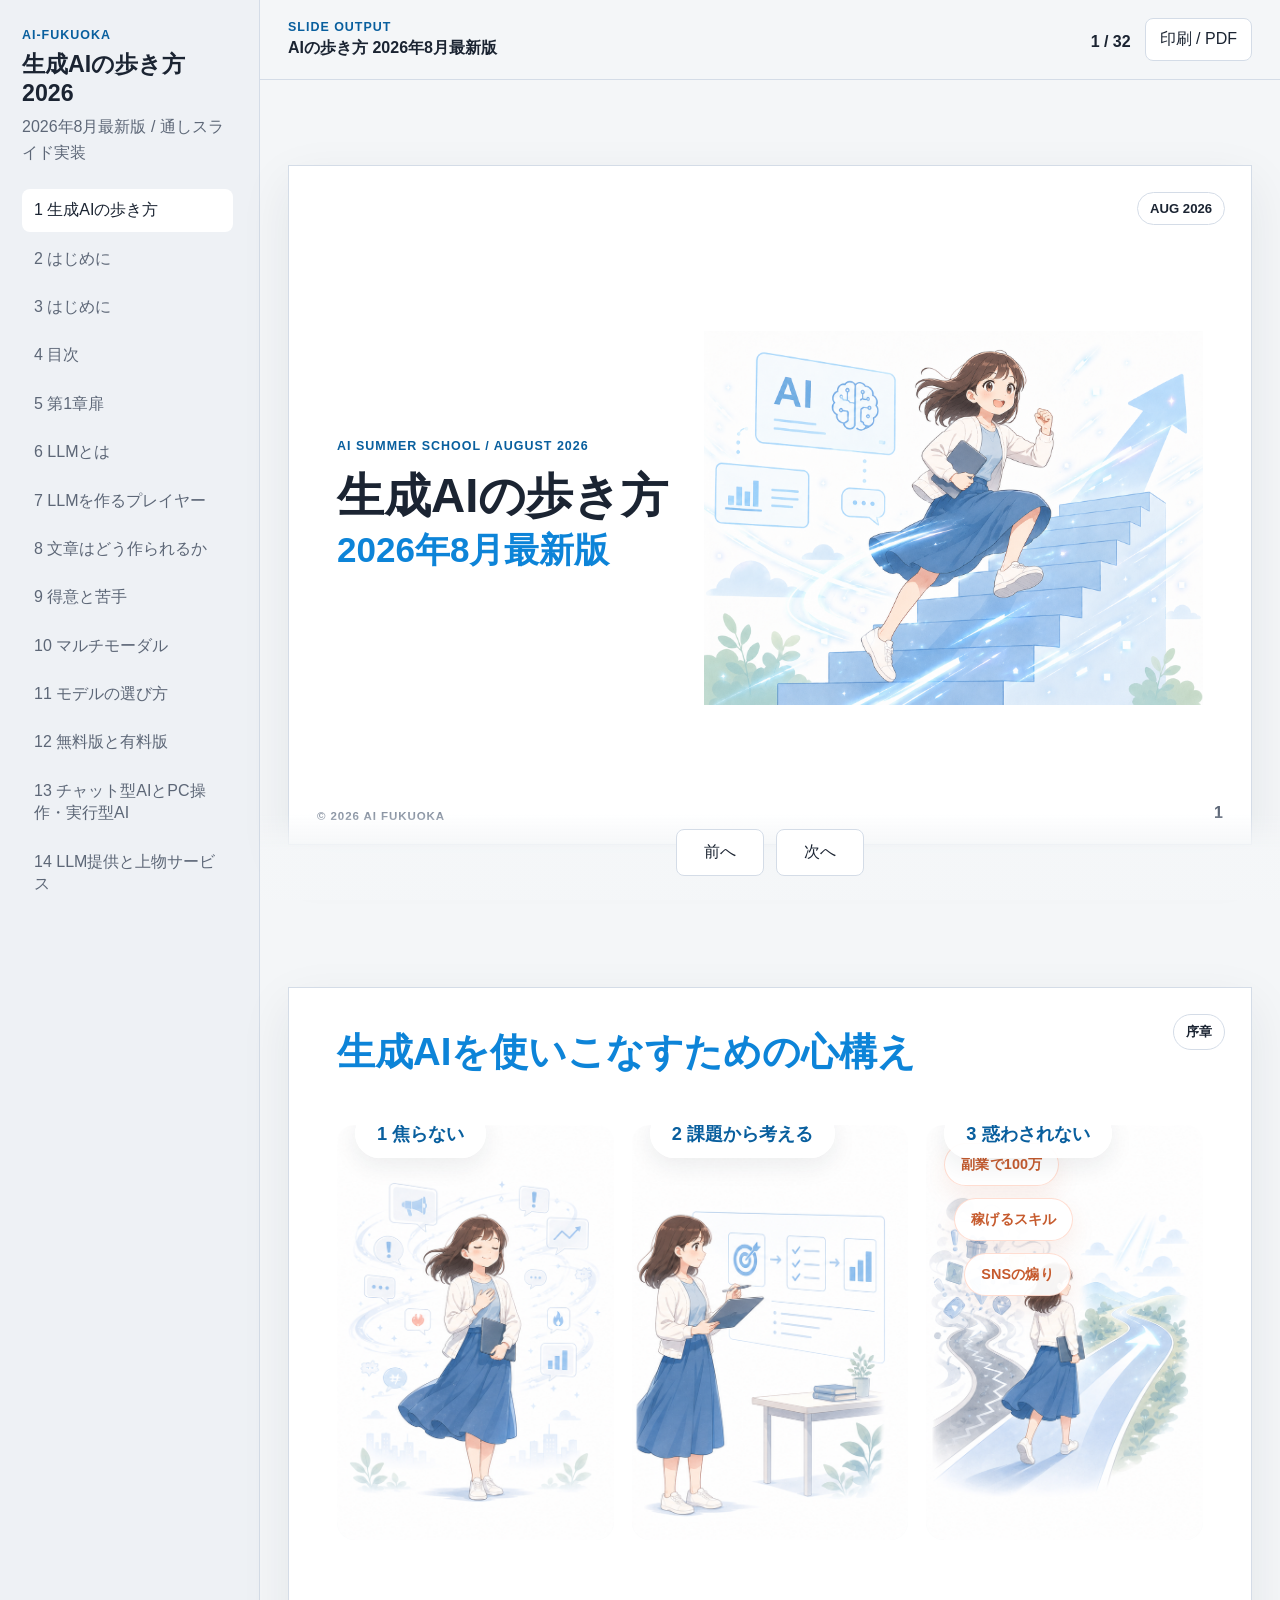
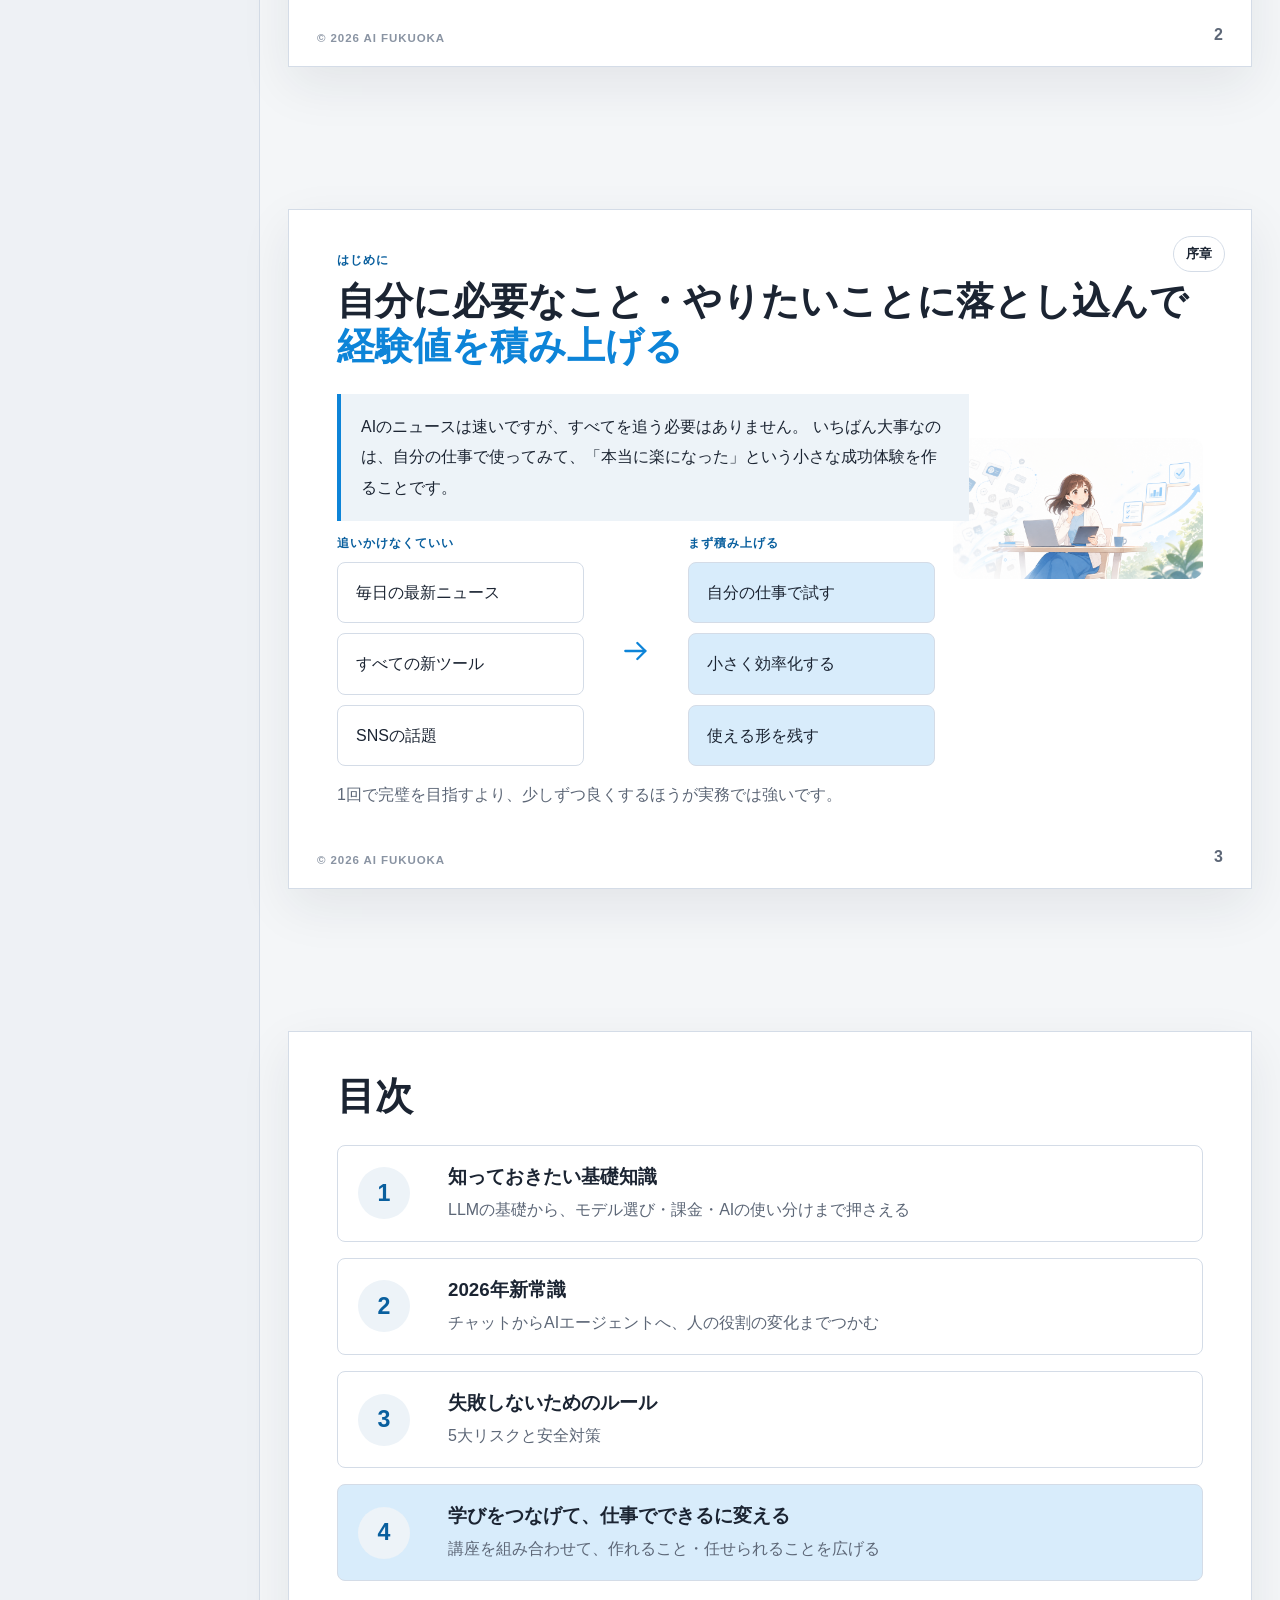
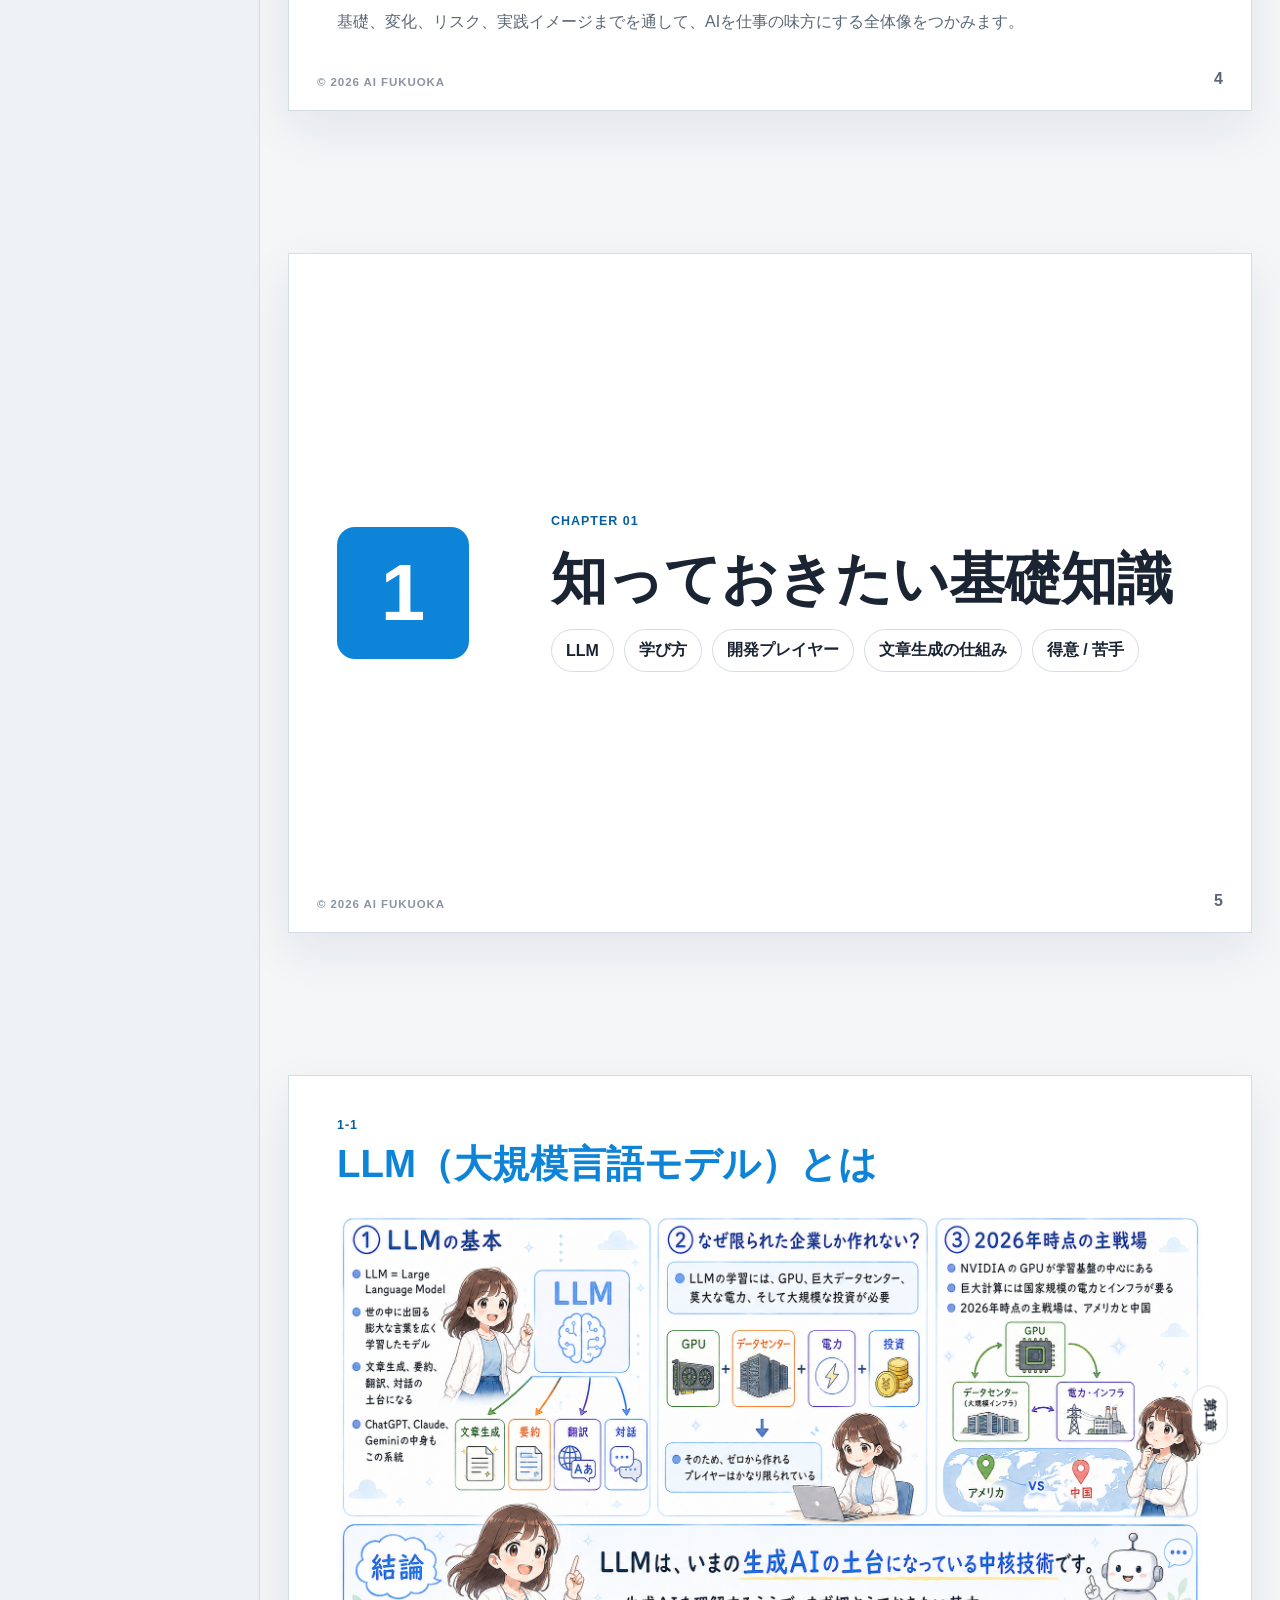
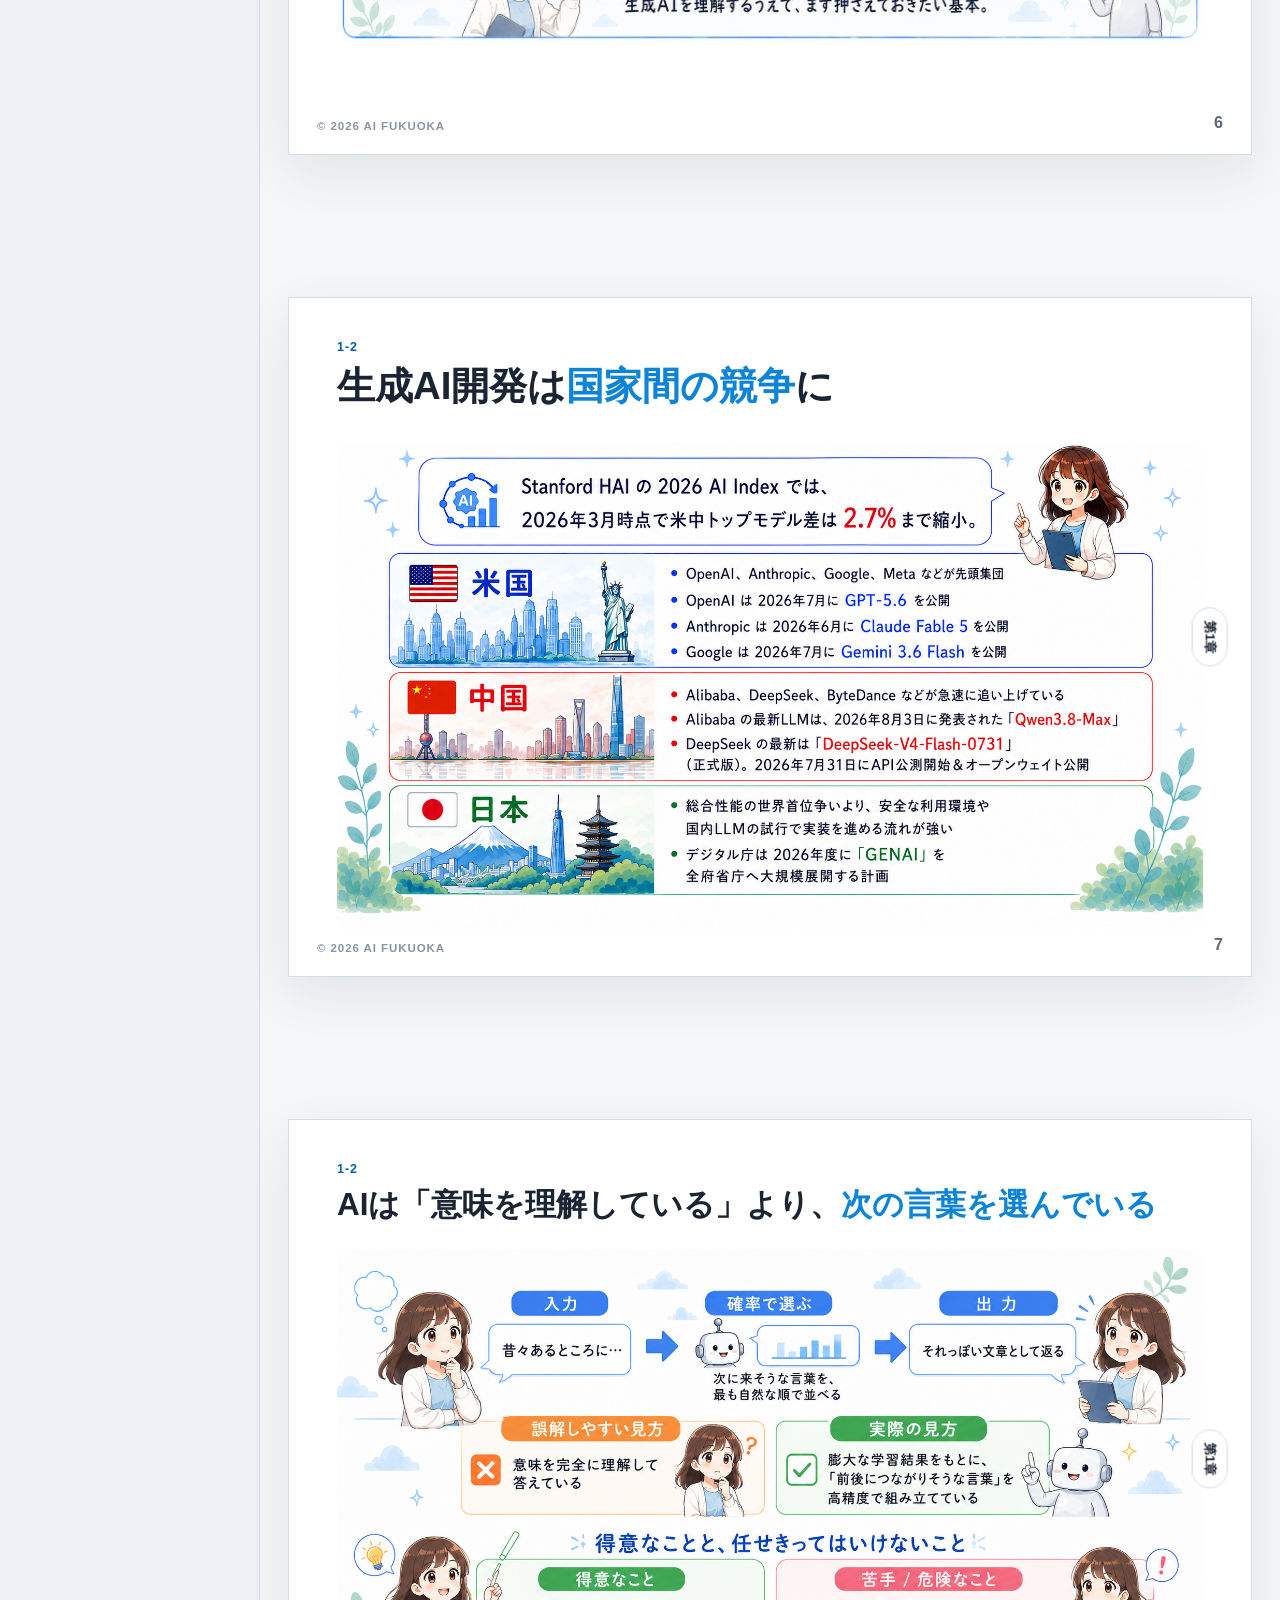
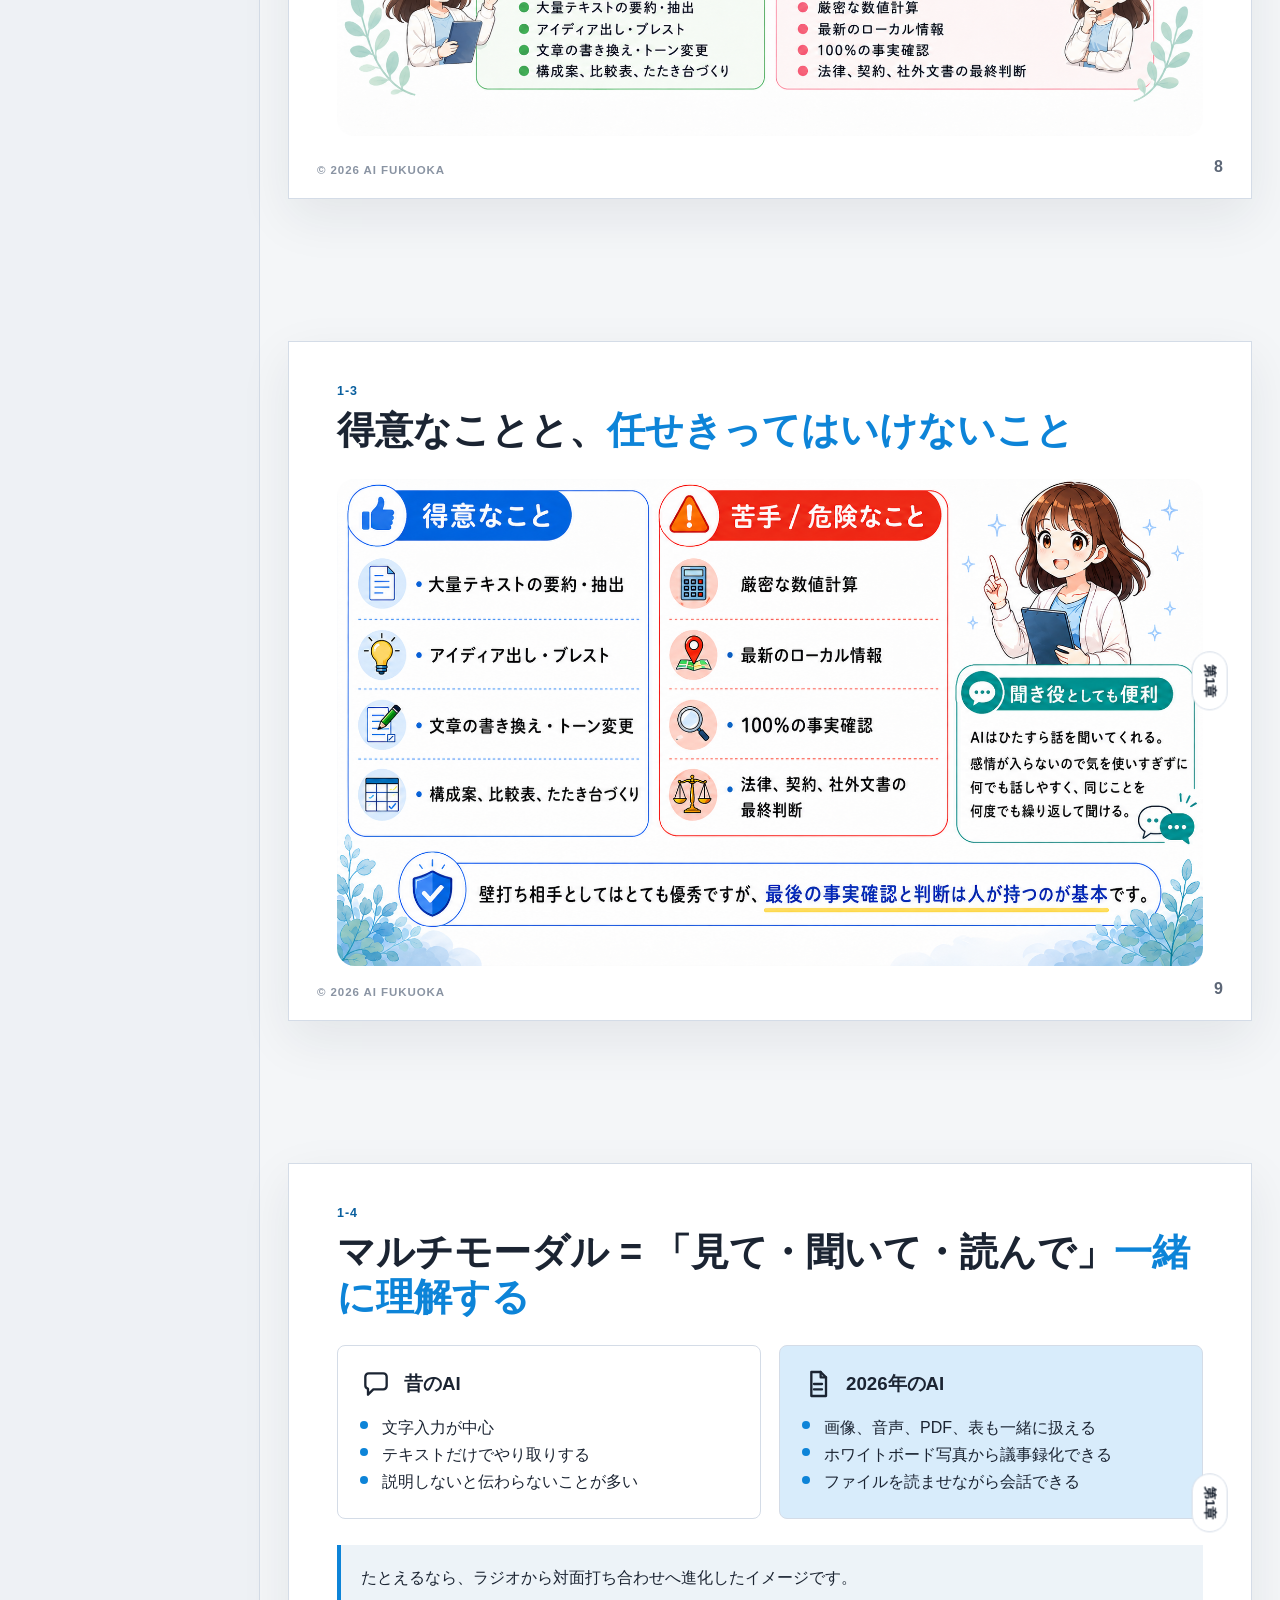
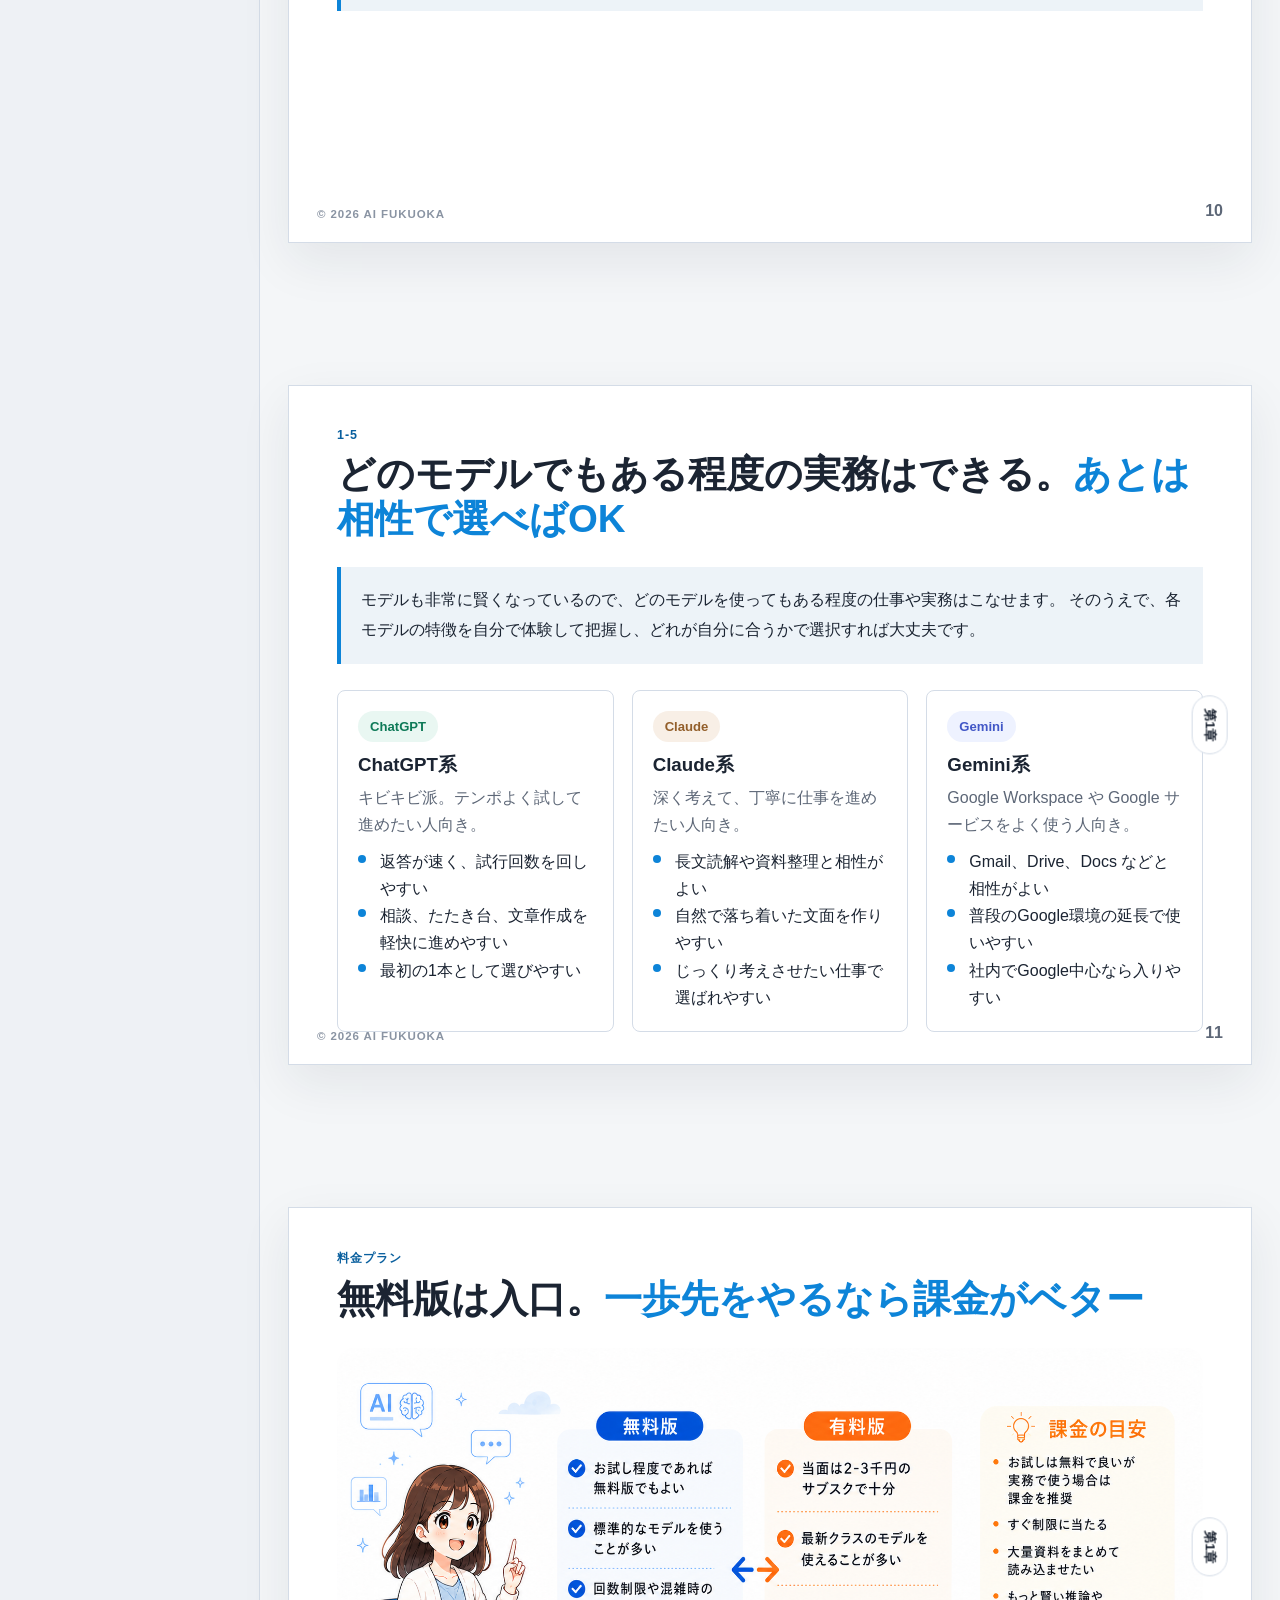
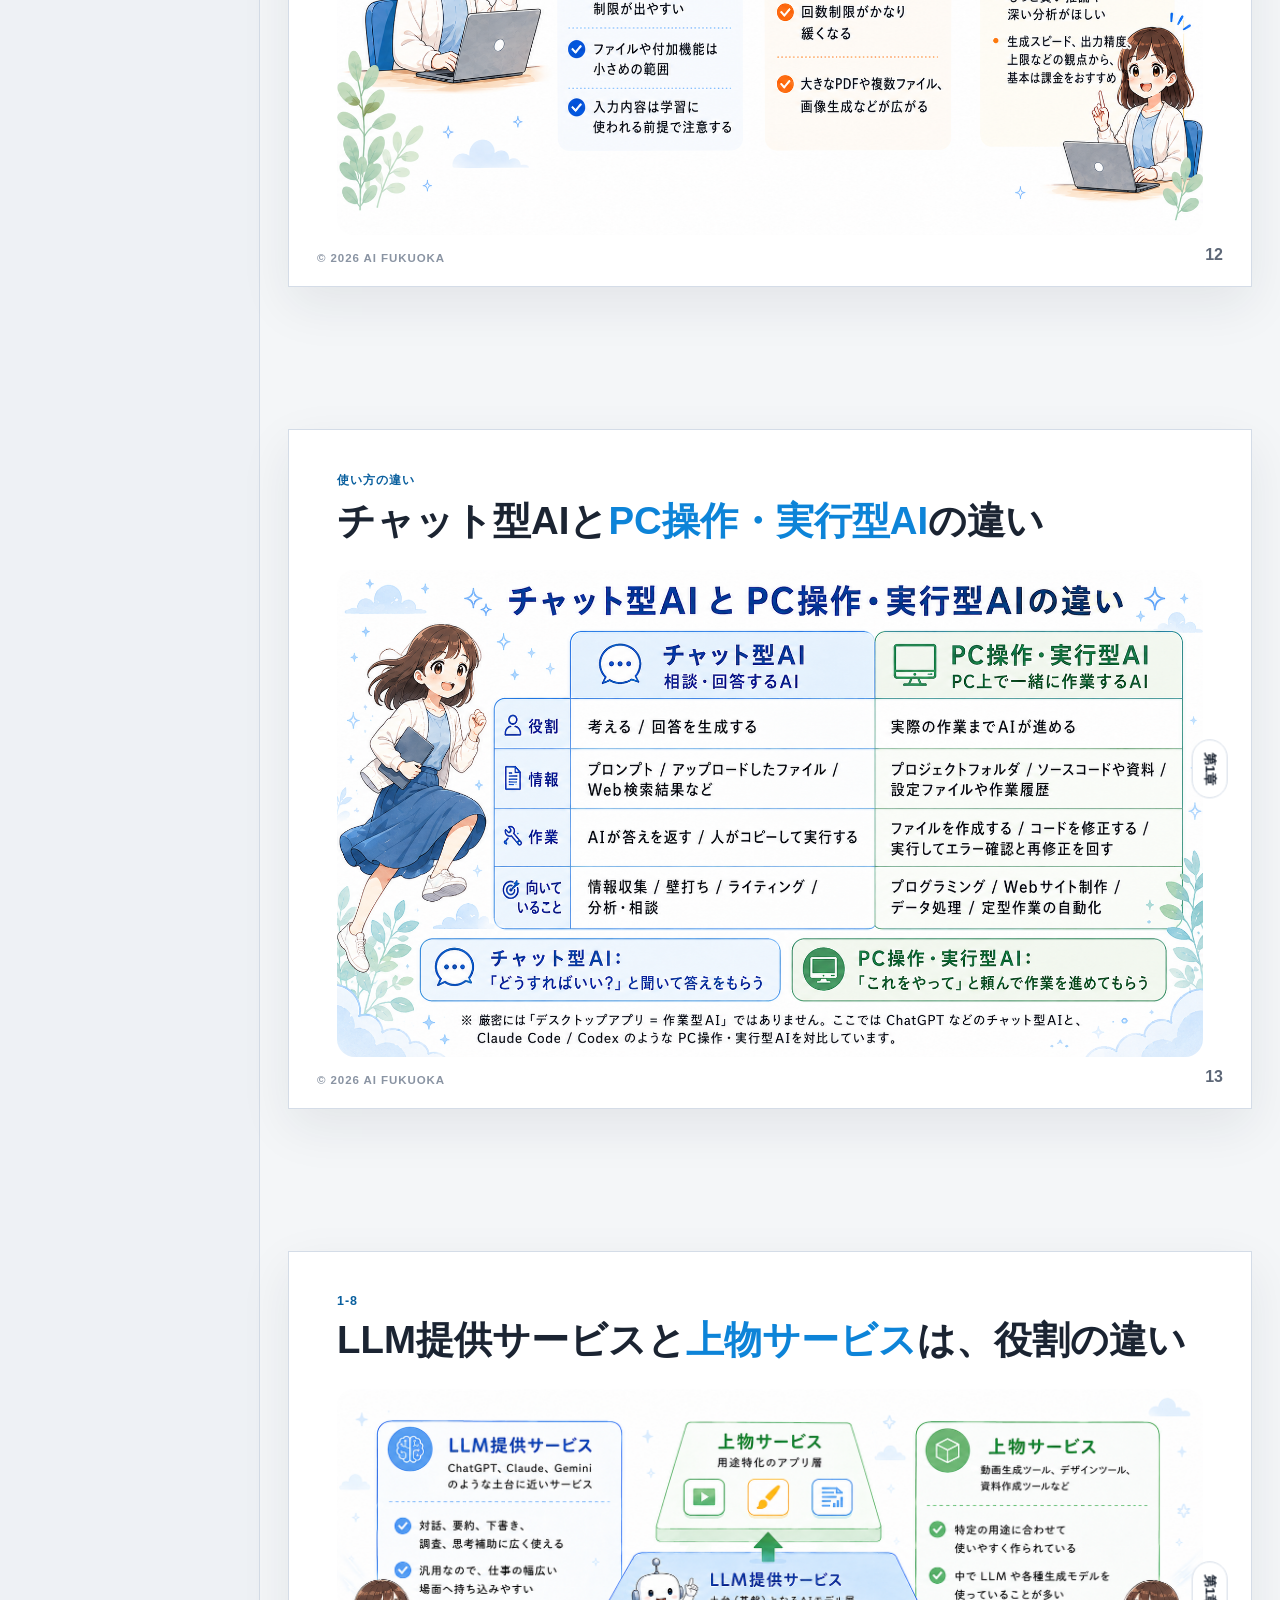
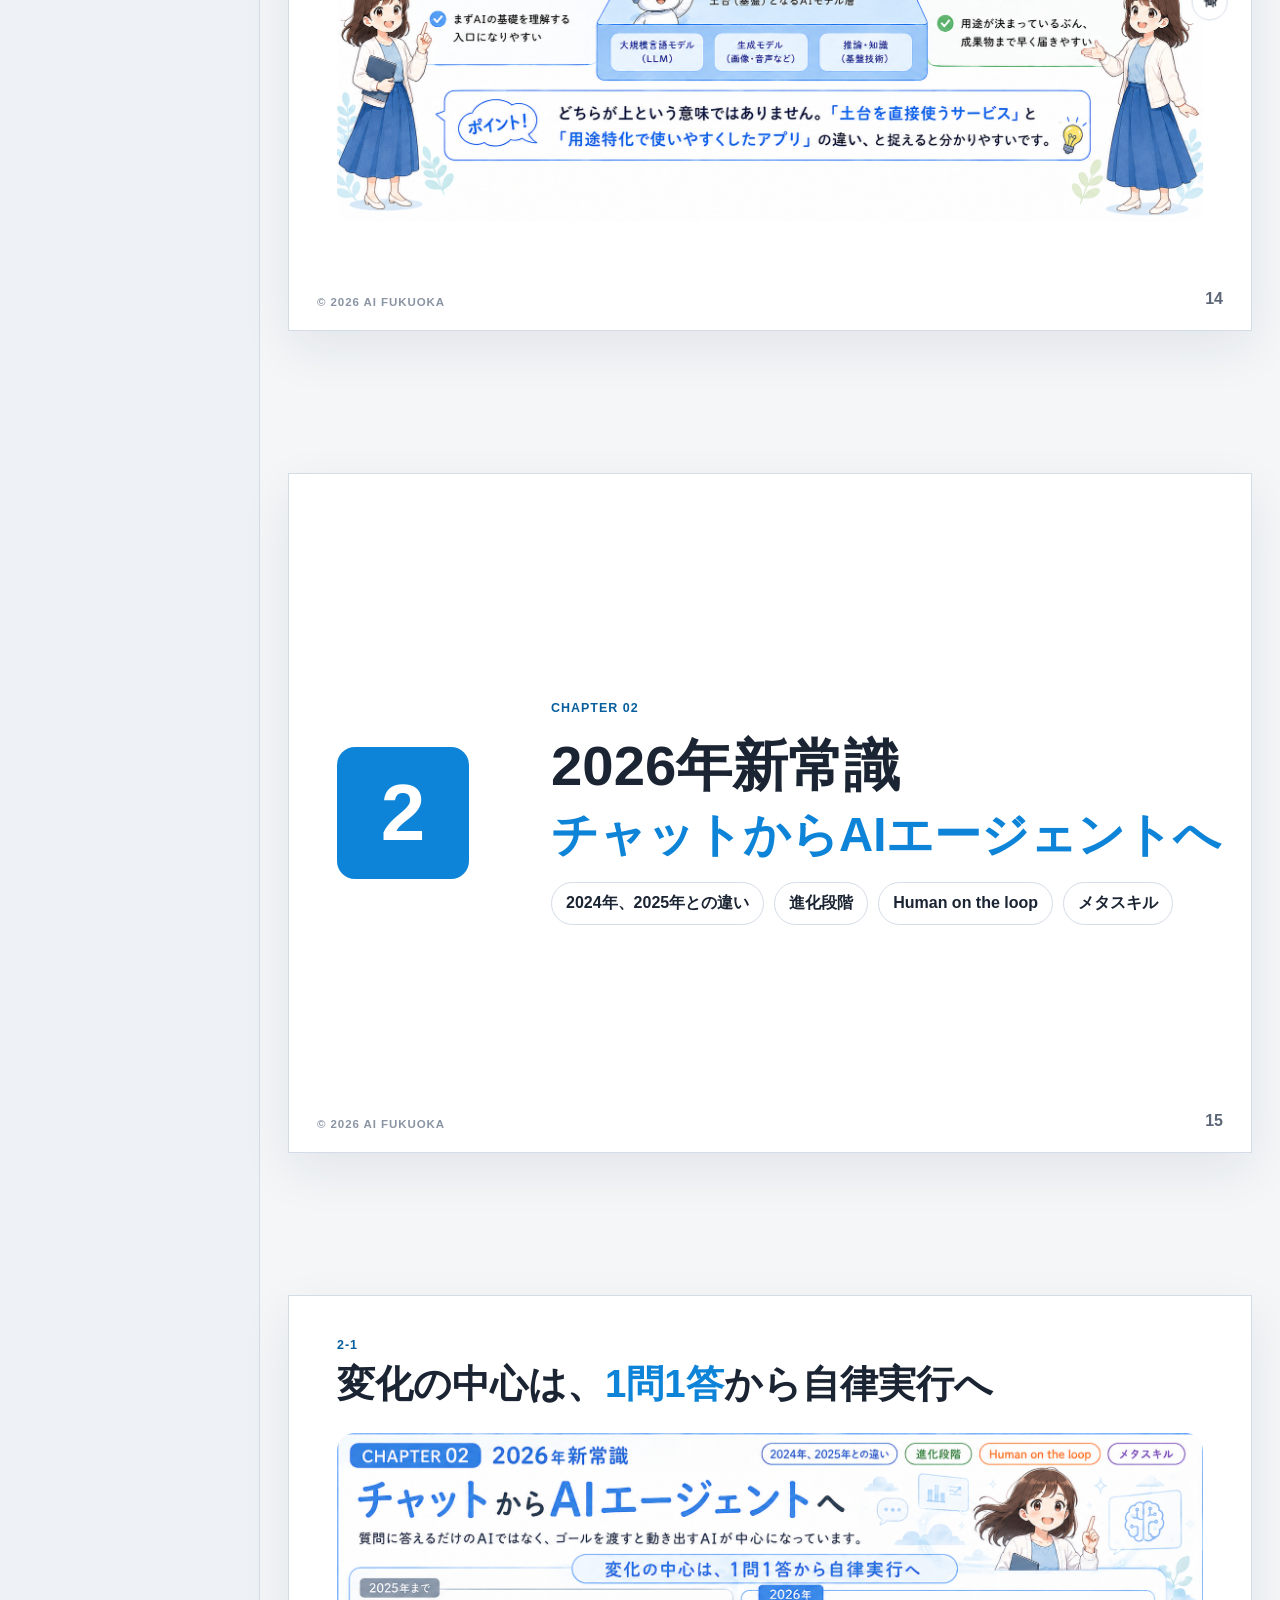
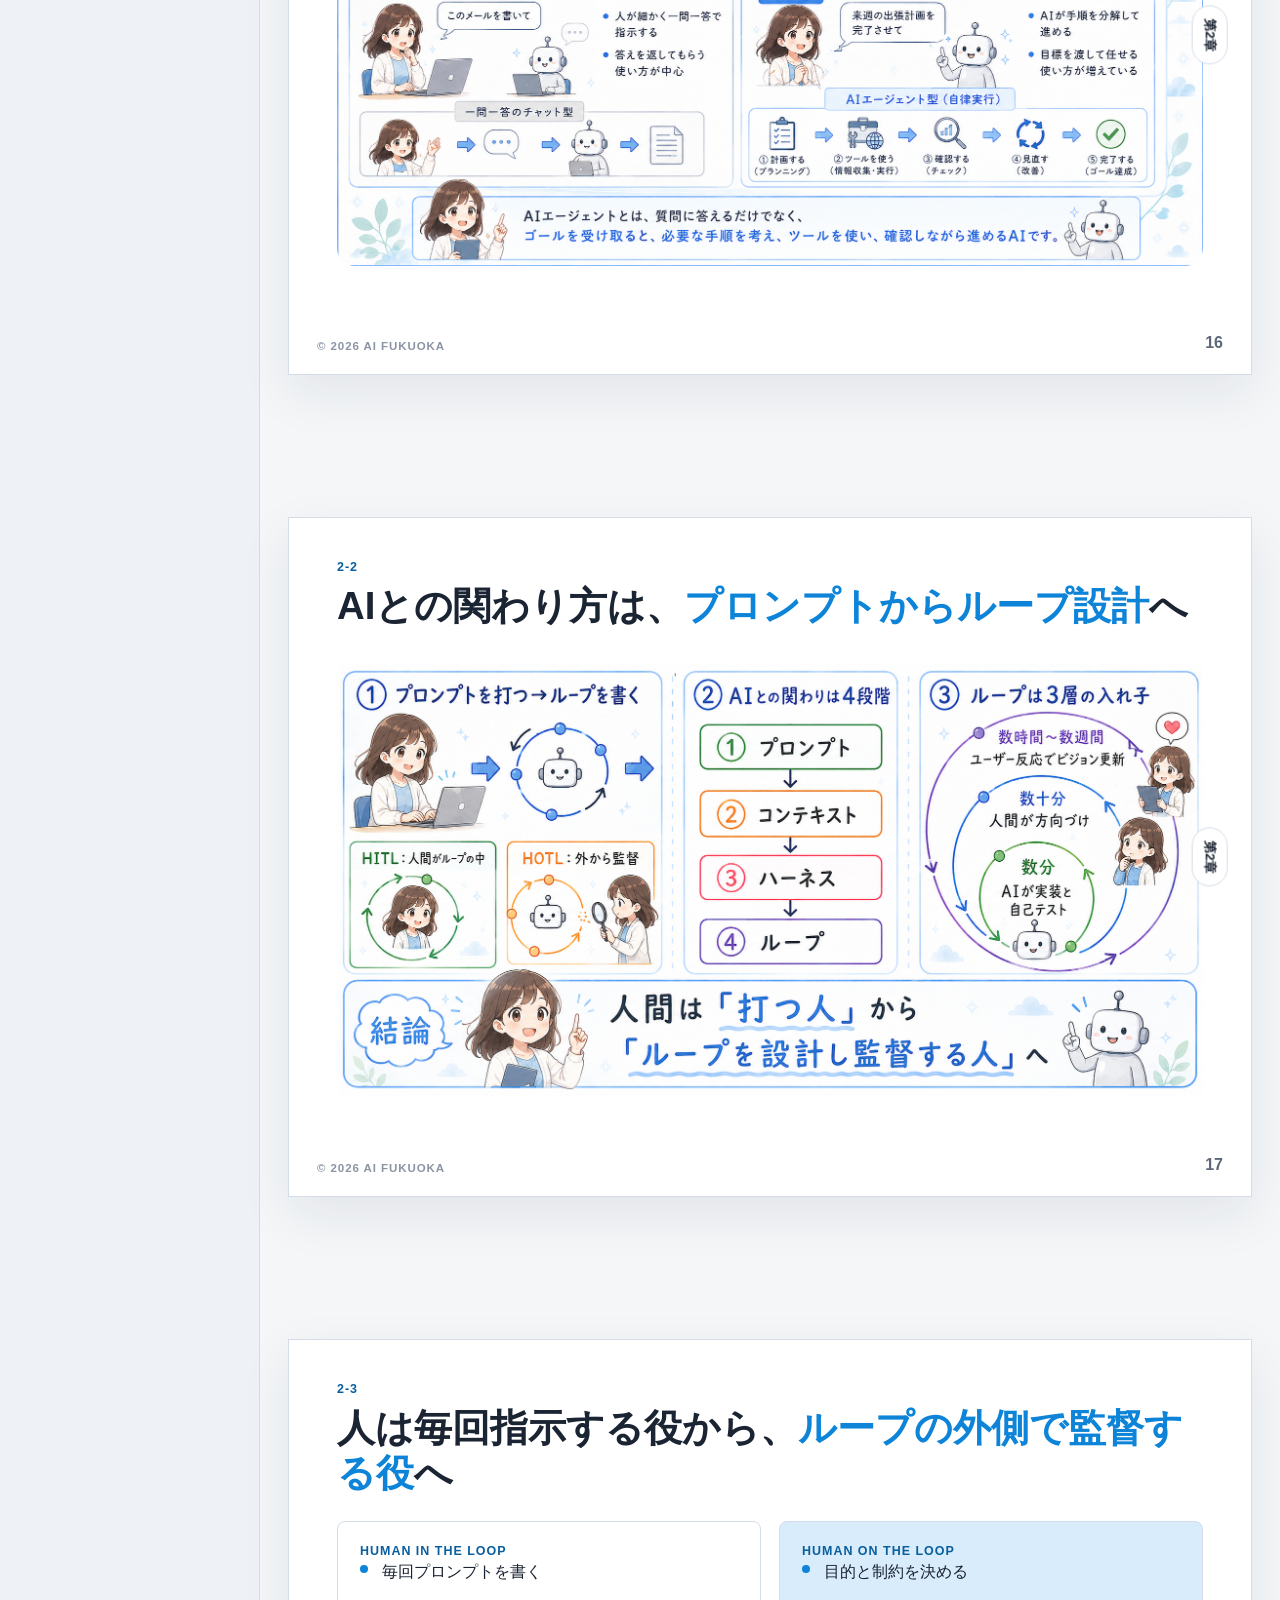
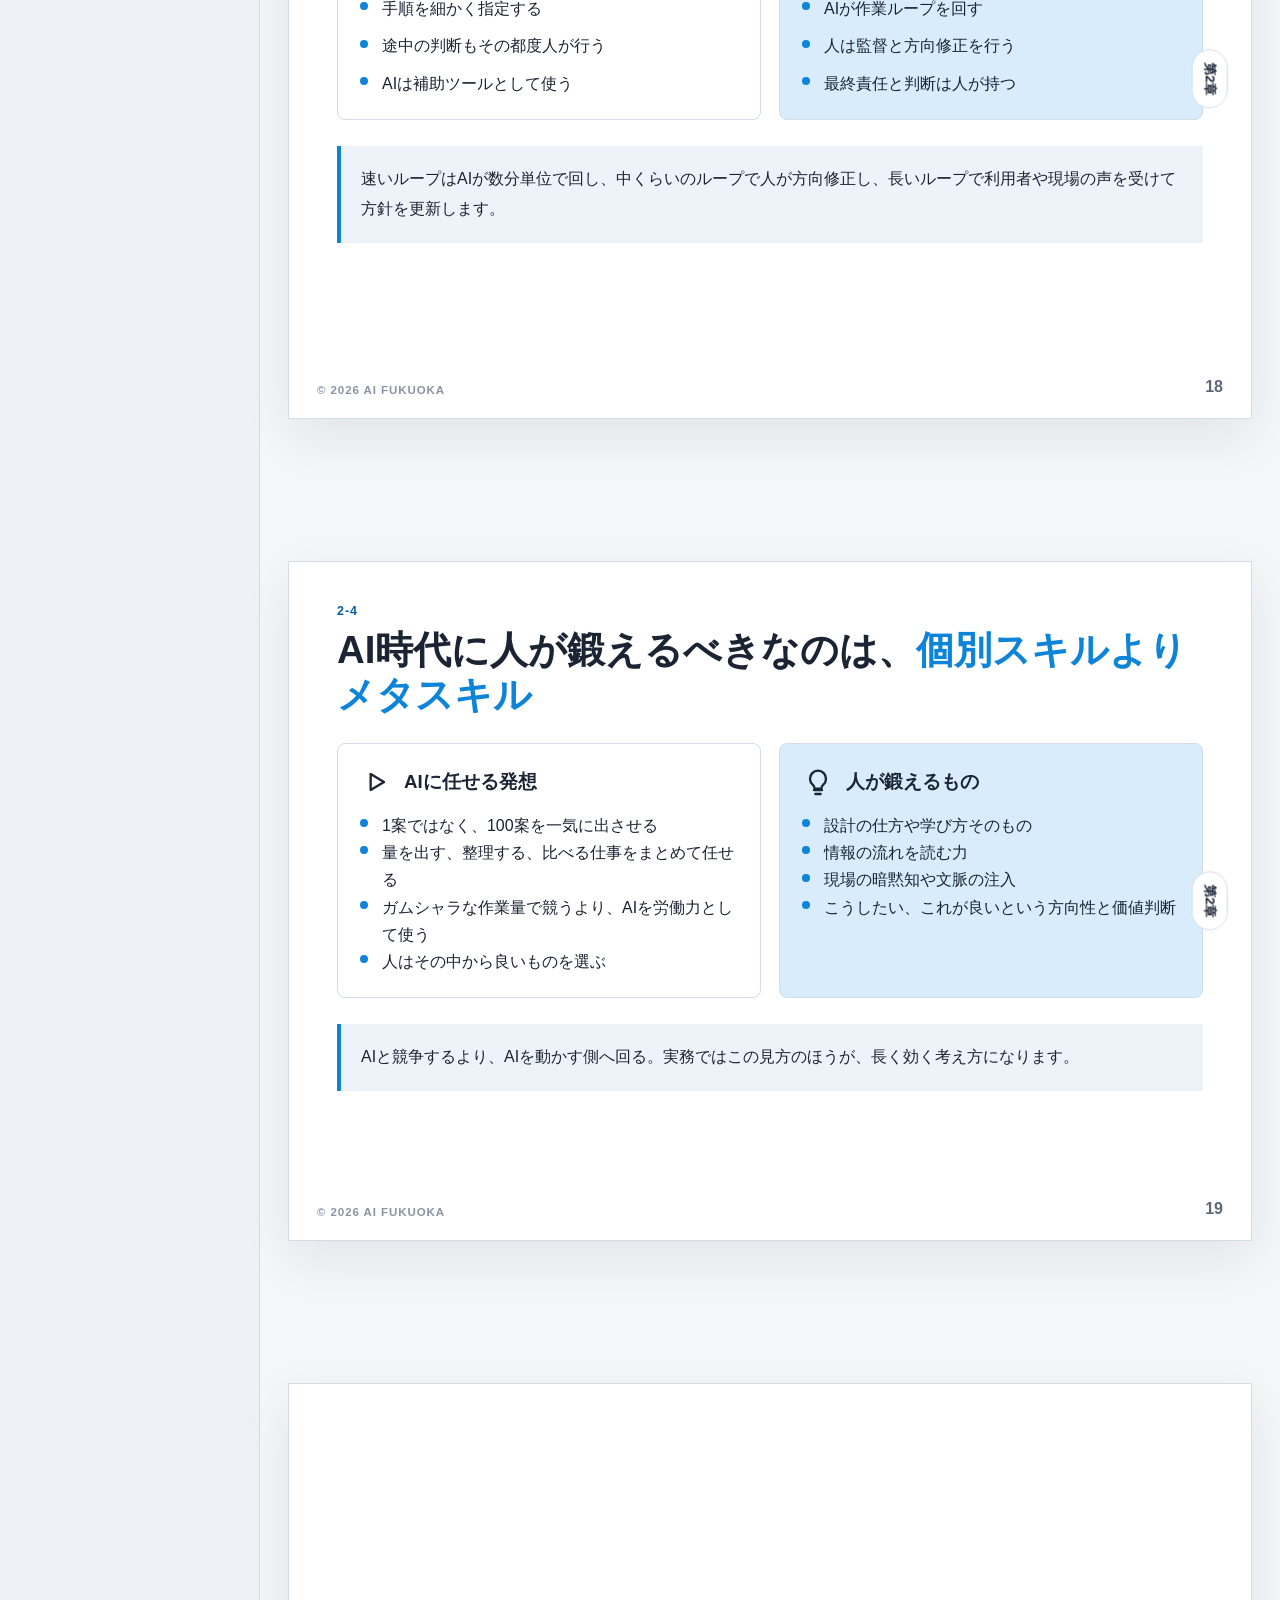
<file: AI-FUKUOKA/01_生成AI仕事術_最終まとめ_20260805/slides/index.html>
<!DOCTYPE html>
<html lang="ja">
<head>
  <meta charset="UTF-8">
  <meta name="viewport" content="width=device-width, initial-scale=1.0">
  <title>AIの歩き方 2026年8月最新版</title>
  <link rel="stylesheet" href="styles.css">
</head>
<body>
  <svg class="icon-sprite" aria-hidden="true" focusable="false">
    <symbol id="icon-chat" viewBox="0 0 24 24">
      <path d="M4 6.5A2.5 2.5 0 0 1 6.5 4h11A2.5 2.5 0 0 1 20 6.5v7A2.5 2.5 0 0 1 17.5 16H10l-4 4v-4.5A2.5 2.5 0 0 1 4 13z"></path>
    </symbol>
    <symbol id="icon-desktop" viewBox="0 0 24 24">
      <rect x="3" y="4" width="18" height="12" rx="2"></rect>
      <path d="M8 20h8M12 16v4"></path>
    </symbol>
    <symbol id="icon-doc" viewBox="0 0 24 24">
      <path d="M7 3h7l4 4v14H7z"></path>
      <path d="M14 3v4h4M9 12h6M9 16h6"></path>
    </symbol>
    <symbol id="icon-grid" viewBox="0 0 24 24">
      <rect x="4" y="4" width="6" height="6"></rect>
      <rect x="14" y="4" width="6" height="6"></rect>
      <rect x="4" y="14" width="6" height="6"></rect>
      <rect x="14" y="14" width="6" height="6"></rect>AIとの関わり方は、プロンプトからループ設計へ進化している
    </sすらymbol>
    <symbol id="icon-check" viewBox="0 0 24 24">
      <path d="M5 12.5 10 17l9-10"></path>
    </symbol>
 スライド   <symbol id="icon-search" viewBox="0 0 24 24">
      <circle cx="11" cy="11"
       r="6"></circle>
      <path d="m20 20-4.2-4.2"></path>さい
    </symbol>4
    <symbol id="icon-lightbulb" viewBox="0 0 24 24">
      <path d="M9 18h6M10 21h4M8 14a6 6 0 1 1 8 0c-1 1-1.5 2-1.5 3h-5C9.5 16 9 15 8 14Z"></path>
    </symbol>
    <symbol id="icon-folder" viewBox="0 0 24 24">
      <path d="M3 7h6l2 2h10v8a2 2 0 0 1-2 2H5a2 2 0 0 1-2-2z"></path>
    </symbol>
    <symbol id="icon-users" viewBox="0 0 24 24">
      <circle cx="8" cy="9" r="3"></circle>
      <circle cx="16" cy="8" r="2.5"></circle>
      <path d="M3.5 18a4.5 4.5 0 0 1 9 0M13 18a3.8 3.8 0 0 1 7.5 0"></path>
    </symbol>
    <symbol id="icon-arrow-right" viewBox="0 0 24 24">
      <path d="M4 12h15"></path>
      <path d="m13 6 6 6-6 6"></path>
    </symbol>
    <symbol id="icon-play" viewBox="0 0 24 24">
      <path d="M8 6v12l10-6z"></path>
    </symbol>
  </svg>

  <div class="app-shell">
    <aside class="rail" aria-label="スライド一覧">
      <div class="rail__inner">
        <p class="rail__eyebrow">AI-Fukuoka</p>
        <h1 class="rail__title">生成AIの歩き方 2026</h1>
        <p class="rail__subtitle">2026年8月最新版 / 通しスライド実装</p>

        <nav class="toc">
          <a class="toc__link" href="#slide-1">1 生成AIの歩き方</a>
          <a class="toc__link" href="#slide-2">2 はじめに</a>
          <a class="toc__link" href="#slide-3">3 はじめに</a>
          <a class="toc__link" href="#slide-4">4 目次</a>
          <a class="toc__link" href="#slide-5">5 第1章扉</a>
          <a class="toc__link" href="#slide-6">6 LLMとは</a>
          <a class="toc__link" href="#slide-7">7 LLMを作るプレイヤー</a>
          <a class="toc__link" href="#slide-8">8 文章はどう作られるか</a>
          <a class="toc__link" href="#slide-9">9 得意と苦手</a>
          <a class="toc__link" href="#slide-10">10 マルチモーダル</a>
          <a class="toc__link" href="#slide-11">11 モデルの選び方</a>
          <a class="toc__link" href="#slide-12">12 無料版と有料版</a>
          <a class="toc__link" href="#slide-13">13 チャット型AIとPC操作・実行型AI</a>
          <a class="toc__link" href="#slide-14">14 LLM提供と上物サービス</a>
          <a class="toc__link" href="#slide-15">15 2026年新常識</a>
          <a class="toc__link" href="#slide-16">16 チャットからエージェントへ</a>
          <a class="toc__link" href="#slide-17">17 AIとの関わり方の進化</a>
          <a class="toc__link" href="#slide-18">18 人はループの外側へ</a>
          <a class="toc__link" href="#slide-19">19 人間に残る価値</a>
          <a class="toc__link" href="#slide-20">20 第3章扉</a>
          <a class="toc__link" href="#slide-21">21 情報漏えい</a>
          <a class="toc__link" href="#slide-22">22 誤情報・ハルシネーション</a>
          <a class="toc__link" href="#slide-23">23 著作権・権利侵害</a>
          <a class="toc__link" href="#slide-24">24 セキュリティリスク</a>
          <a class="toc__link" href="#slide-25">25 AIの勝手な実行・誤操作</a>
          <a class="toc__link" href="#slide-26">26 第4章扉</a>
          <a class="toc__link" href="#slide-27">27 講座を組み合わせるとできること 1</a>
          <a class="toc__link" href="#slide-28">28 講座を組み合わせるとできること 2</a>
          <a class="toc__link" href="#slide-29">29 仕事を速くしたい人へ</a>
          <a class="toc__link" href="#slide-30">30 AIに仕事を任せたい人へ</a>
          <a class="toc__link" href="#slide-31">31 最後に</a>
          <a class="toc__link" href="#slide-32">32 メッセージ</a>
        </nav>
      </div>
    </aside>

    <div class="workspace">
      <header class="topbar">
        <div>
          <p class="topbar__eyebrow">SLIDE OUTPUT</p>
          <p class="topbar__title">AIの歩き方 2026年8月最新版</p>
        </div>
        <div class="topbar__actions">
          <p class="topbar__counter" id="slide-counter">1 / 32</p>
          <button class="action-button" type="button" data-action="print">印刷 / PDF</button>
        </div>
      </header>

      <main class="deck" id="deck">
        <section class="slide slide--cover" id="slide-1" data-title="生成AIの歩き方">
          <div class="slide__frame">
            <div class="slide__chapter">AUG 2026</div>
            <div class="hero-grid">
              <div class="hero-copy">
                <p class="eyebrow">AI SUMMER SCHOOL / AUGUST 2026</p>
                <h2 class="title title--hero">生成AIの歩き方 <span class="accent hero-subtitle">2026年8月最新版</span></h2>
              </div>

              <figure class="art-panel art-panel--cover art-panel--cover-offset">
                <img
                  class="slide-illustration slide-illustration--cover"
                  src="./images/new-cover.png"
                  alt="生成AIの山へ向かって大人の参加者たちが歩き出すAI SUMMER SCHOOL 2026向けの表紙イラスト"
                >
              </figure>
            </div>
            <div class="slide__number">1</div>
          </div>
        </section>

        <section class="slide" id="slide-2" data-title="はじめに">
          <div class="slide__frame">
            <div class="slide__tag">序章</div>
            <div class="slide__main">
              <div class="slide__header">
                <h2 class="title"><span class="accent">生成AIを使いこなすための心構え</span></h2>
              </div>

              <div class="mindset-triptych" aria-label="3つの心構え">
                <figure class="mindset-panel">
                  <div
                    class="mindset-panel__visual mindset-panel__visual--left"
                    aria-label="AIの話題に振り回されず落ち着いて構える女性のイラスト"
                  ></div>
                  <figcaption class="mindset-panel__label">1 焦らない</figcaption>
                </figure>
                <figure class="mindset-panel">
                  <div
                    class="mindset-panel__visual mindset-panel__visual--center"
                    aria-label="自分の課題に集中して一つの作業に向き合う女性のイラスト"
                  ></div>
                  <figcaption class="mindset-panel__label">2 課題から考える</figcaption>
                </figure>
                <figure class="mindset-panel">
                  <div
                    class="mindset-panel__visual mindset-panel__visual--right"
                    aria-label="副業で100万や稼げるスキルなどの煽りSNSに惑わされず、自分のペースを守る女性のイラスト"
                  >
                    <div class="mindset-overlay mindset-overlay--warning">
                      <span>副業で100万</span>
                      <span>稼げるスキル</span>
                      <span>SNSの煽り</span>
                    </div>
                  </div>
                  <figcaption class="mindset-panel__label">3 惑わされない</figcaption>
                </figure>
              </div>
            </div>
            <div class="slide__number">2</div>
          </div>
        </section>

        <section class="slide" id="slide-3" data-title="はじめに">
          <div class="slide__frame">
            <div class="slide__tag">序章</div>
            <div class="slide__main">
              <div class="slide__header">
                <p class="eyebrow">はじめに</p>
                <h2 class="title">自分に必要なこと・やりたいことに落とし込んで<span class="accent">経験値を積み上げる</span></h2>
              </div>

              <div class="two-column two-column--wide two-column--intro">
                <div class="request-output-stack request-output-stack--intro">
                  <p class="callout">
                    AIのニュースは速いですが、すべてを追う必要はありません。
                    いちばん大事なのは、自分の仕事で使ってみて、「本当に楽になった」という小さな成功体験を作ることです。
                  </p>

                  <div class="request-output">
                    <div class="request-output__column">
                      <p class="mini-label">追いかけなくていい</p>
                      <div class="stack-card">毎日の最新ニュース</div>
                      <div class="stack-card">すべての新ツール</div>
                      <div class="stack-card">SNSの話題</div>
                    </div>
                    <div class="request-output__arrow">
                      <svg class="icon icon--large"><use href="#icon-arrow-right"></use></svg>
                    </div>
                    <div class="request-output__column">
                      <p class="mini-label">まず積み上げる</p>
                      <div class="stack-card stack-card--accent">自分の仕事で試す</div>
                      <div class="stack-card stack-card--accent">小さく効率化する</div>
                      <div class="stack-card stack-card--accent">使える形を残す</div>
                    </div>
                  </div>

                  <p class="footer-note">1回で完璧を目指すより、少しずつ良くするほうが実務では強いです。</p>
                </div>

                <div class="intro-visual">
                  <figure class="art-panel art-panel--plain">
                    <img
                      class="slide-illustration slide-illustration--inline"
                      src="./images/summer-school-small-wins-cut.png"
                      alt="情報を追いすぎず、小さな成功体験を積み上げる女性のイラスト"
                    >
                  </figure>
                </div>
              </div>
            </div>
            <div class="slide__number">3</div>
          </div>
        </section>

        <section class="slide" id="slide-4" data-title="目次">
          <div class="slide__frame">
            <div class="slide__main">
              <div class="slide__header">
                <h2 class="title">目次</h2>
              </div>

              <div class="map-flow">
                <article class="map-step">
                  <div class="map-step__index">1</div>
                  <div>
                    <h3>知っておきたい基礎知識</h3>
                    <p>LLMの基礎から、モデル選び・課金・AIの使い分けまで押さえる</p>
                  </div>
                </article>
                <article class="map-step">
                  <div class="map-step__index">2</div>
                  <div>
                    <h3>2026年新常識</h3>
                    <p>チャットからAIエージェントへ、人の役割の変化までつかむ</p>
                  </div>
                </article>
                <article class="map-step">
                  <div class="map-step__index">3</div>
                  <div>
                    <h3>失敗しないためのルール</h3>
                    <p>5大リスクと安全対策</p>
                  </div>
                </article>
                <article class="map-step map-step--accent">
                  <div class="map-step__index">4</div>
                  <div>
                    <h3>学びをつなげて、仕事でできるに変える</h3>
                    <p>講座を組み合わせて、作れること・任せられることを広げる</p>
                  </div>
                </article>
              </div>

              <p class="footer-note">基礎、変化、リスク、実践イメージまでを通して、AIを仕事の味方にする全体像をつかみます。</p>
            </div>
            <div class="slide__number">4</div>
          </div>
        </section>

        <section class="slide slide--chapter" id="slide-5" data-title="第1章扉">
          <div class="slide__frame">
            <div class="chapter-hero">
              <div class="chapter-hero__number">1</div>
              <div class="chapter-hero__body">
                <p class="eyebrow">CHAPTER 01</p>
                <h2 class="title title--chapter">知っておきたい基礎知識</h2>
                <div class="chapter-points">
                  <span>LLM</span>
                  <span>学び方</span>
                  <span>開発プレイヤー</span>
                  <span>文章生成の仕組み</span>
                  <span>得意 / 苦手</span>
                </div>
              </div>
            </div>
            <div class="slide__number">5</div>
          </div>
        </section>

        <section class="slide" id="slide-6" data-title="LLMとは">
          <div class="slide__frame">
            <div class="side-pill">第1章</div>
            <div class="slide__main">
              <div class="slide__header">
                <p class="eyebrow">1-1</p>
                <h2 class="title"><span class="accent">LLM（大規模言語モデル）とは</span></h2>
              </div>

              <figure class="art-panel art-panel--plain art-panel--message">
                <img
                  class="slide-illustration slide-illustration--message"
                  src="./images/aboutllm.png"
                  alt="LLMの概要を説明する図解"
                >
              </figure>
            </div>
            <div class="slide__number">6</div>
          </div>
        </section>

        <section class="slide" id="slide-7" data-title="LLMを作るプレイヤー">
          <div class="slide__frame">
            <div class="side-pill">第1章</div>
            <div class="slide__main">
              <div class="slide__header">
                <p class="eyebrow">1-2</p>
                <h2 class="title">生成AI開発は<span class="accent">国家間の競争</span>に</h2>
              </div>

              <figure class="art-panel art-panel--plain art-panel--message art-panel--message-lg">
                <img
                  class="slide-illustration slide-illustration--message slide-illustration--message-lg"
                  src="./images/slide-7-ai-dev.png"
                  alt="生成AI開発が国家間競争になっている状況を説明する図"
                >
              </figure>
            </div>
            <div class="slide__number">7</div>
          </div>
        </section>

        <section class="slide" id="slide-8" data-title="文章はどう作られるか">
          <div class="slide__frame">
            <div class="side-pill">第1章</div>
            <div class="slide__main">
              <div class="slide__header">
                <p class="eyebrow">1-2</p>
                <h2 class="title title--slide-8">AIは「意味を理解している」より、<span class="accent">次の言葉を選んでいる</span></h2>
              </div>

              <figure class="art-panel art-panel--plain art-panel--message">
                <img
                  class="slide-illustration slide-illustration--message"
                  src="./images/AI-word.png"
                  alt="AIが次の言葉を選びながら文章を作る仕組みを説明する図"
                >
              </figure>
            </div>
            <div class="slide__number">8</div>
          </div>
        </section>

        <section class="slide" id="slide-9" data-title="得意と苦手">
          <div class="slide__frame">
            <div class="side-pill">第1章</div>
            <div class="slide__main">
              <div class="slide__header">
                <p class="eyebrow">1-3</p>
                <h2 class="title">得意なことと、<span class="accent">任せきってはいけないこと</span></h2>
              </div>

              <figure class="art-panel art-panel--plain art-panel--message art-panel--message-up">
                <img
                  class="slide-illustration slide-illustration--message slide-illustration--message-up"
                  src="./images/slide-9-ai-tokui.png"
                  alt="AIの得意なことや、壁打ち相手としての使いやすさを表したイラスト"
                >
              </figure>
            </div>
            <div class="slide__number">9</div>
          </div>
        </section>

        <section class="slide" id="slide-10" data-title="マルチモーダル">
          <div class="slide__frame">
            <div class="side-pill">第1章</div>
            <div class="slide__main">
              <div class="slide__header">
                <p class="eyebrow">1-4</p>
                <h2 class="title">マルチモーダル = 「見て・聞いて・読んで」<span class="accent">一緒に理解する</span></h2>
              </div>

              <div class="split-panel">
                <article class="split-panel__pane">
                  <div class="pane-head">
                    <svg class="icon icon--panel"><use href="#icon-chat"></use></svg>
                    <h3>昔のAI</h3>
                  </div>
                  <ul class="mini-list">
                    <li>文字入力が中心</li>
                    <li>テキストだけでやり取りする</li>
                    <li>説明しないと伝わらないことが多い</li>
                  </ul>
                </article>
                <article class="split-panel__pane split-panel__pane--accent">
                  <div class="pane-head">
                    <svg class="icon icon--panel"><use href="#icon-doc"></use></svg>
                    <h3>2026年のAI</h3>
                  </div>
                  <ul class="mini-list">
                    <li>画像、音声、PDF、表も一緒に扱える</li>
                    <li>ホワイトボード写真から議事録化できる</li>
                    <li>ファイルを読ませながら会話できる</li>
                  </ul>
                </article>
              </div>

              <p class="callout">たとえるなら、ラジオから対面打ち合わせへ進化したイメージです。</p>
            </div>
            <div class="slide__number">10</div>
          </div>
        </section>

        <section class="slide" id="slide-11" data-title="モデルの選び方">
          <div class="slide__frame">
            <div class="side-pill">第1章</div>
            <div class="slide__main">
              <div class="slide__header">
                <p class="eyebrow">1-5</p>
                <h2 class="title">どのモデルでもある程度の実務はできる。<span class="accent">あとは相性で選べばOK</span></h2>
              </div>

              <p class="callout">
                モデルも非常に賢くなっているので、どのモデルを使ってもある程度の仕事や実務はこなせます。
                そのうえで、各モデルの特徴を自分で体験して把握し、どれが自分に合うかで選択すれば大丈夫です。
              </p>

              <div class="comparison-grid">
                <article class="compare-card">
                  <div class="brand-row">
                    <span class="brand-chip brand-chip--chatgpt">ChatGPT</span>
                  </div>
                  <h3>ChatGPT系</h3>
                  <p class="compare-card__lead">キビキビ派。テンポよく試して進めたい人向き。</p>
                  <ul class="mini-list">
                    <li>返答が速く、試行回数を回しやすい</li>
                    <li>相談、たたき台、文章作成を軽快に進めやすい</li>
                    <li>最初の1本として選びやすい</li>
                  </ul>
                </article>
                <article class="compare-card">
                  <div class="brand-row">
                    <span class="brand-chip brand-chip--claude">Claude</span>
                  </div>
                  <h3>Claude系</h3>
                  <p class="compare-card__lead">深く考えて、丁寧に仕事を進めたい人向き。</p>
                  <ul class="mini-list">
                    <li>長文読解や資料整理と相性がよい</li>
                    <li>自然で落ち着いた文面を作りやすい</li>
                    <li>じっくり考えさせたい仕事で選ばれやすい</li>
                  </ul>
                </article>
                <article class="compare-card">
                  <div class="brand-row">
                    <span class="brand-chip brand-chip--gemini">Gemini</span>
                  </div>
                  <h3>Gemini系</h3>
                  <p class="compare-card__lead">Google Workspace や Google サービスをよく使う人向き。</p>
                  <ul class="mini-list">
                    <li>Gmail、Drive、Docs などと相性がよい</li>
                    <li>普段のGoogle環境の延長で使いやすい</li>
                    <li>社内でGoogle中心なら入りやすい</li>
                  </ul>
                </article>
              </div>

              <p class="footer-note">迷ったら、まず1つ使ってみる。そのうえで「速さ」「深さ」「普段の業務環境」との相性で選ぶと失敗しにくいです。</p>
            </div>
            <div class="slide__number">11</div>
          </div>
        </section>

        <section class="slide" id="slide-12" data-title="無料版と有料版">
          <div class="slide__frame">
            <div class="side-pill">第1章</div>
            <div class="slide__main">
              <div class="slide__header">
                <p class="eyebrow">料金プラン</p>
                <h2 class="title">無料版は入口。<span class="accent">一歩先をやるなら課金がベター</span></h2>
              </div>

              <figure class="art-panel art-panel--plain art-panel--message">
                <img
                  class="slide-illustration slide-illustration--message"
                  src="./images/slide-12-kakin.png"
                  alt="無料版と有料版の違いや、課金が必要になりやすい場面を説明する図"
                >
              </figure>
            </div>
            <div class="slide__number">12</div>
          </div>
        </section>

        <section class="slide" id="slide-13" data-title="チャット型AIとPC操作・実行型AI">
          <div class="slide__frame">
            <div class="side-pill">第1章</div>
            <div class="slide__main">
              <div class="slide__header">
                <p class="eyebrow">使い方の違い</p>
                <h2 class="title">チャット型AIと<span class="accent">PC操作・実行型AI</span>の違い</h2>
              </div>

              <figure class="art-panel art-panel--plain art-panel--message">
                <img
                  class="slide-illustration slide-illustration--message"
                  src="./images/slide-13-desktop.png"
                  alt="チャット型AIとPC操作・実行型AIの使い分けを説明する図"
                >
              </figure>
            </div>
            <div class="slide__number">13</div>
          </div>
        </section>

        <section class="slide" id="slide-14" data-title="LLM提供と上物サービス">
          <div class="slide__frame">
            <div class="side-pill">第1章</div>
            <div class="slide__main">
              <div class="slide__header">
                <p class="eyebrow">1-8</p>
                <h2 class="title">LLM提供サービスと<span class="accent">上物サービス</span>は、役割の違い</h2>
              </div>

              <figure class="art-panel art-panel--plain art-panel--message">
                <img
                  class="slide-illustration slide-illustration--message"
                  src="./images/uwamono.png"
                  alt="LLM提供サービスと上物サービスの違いを説明する図"
                >
              </figure>
            </div>
            <div class="slide__number">14</div>
          </div>
        </section>

        <section class="slide slide--chapter" id="slide-15" data-title="2026年新常識">
          <div class="slide__frame">
            <div class="chapter-hero">
              <div class="chapter-hero__number">2</div>
              <div class="chapter-hero__body">
                <p class="eyebrow">CHAPTER 02</p>
                <h2 class="title title--chapter">2026年新常識<br><span class="accent chapter-accent--single-line">チャットからAIエージェントへ</span></h2>
                <div class="chapter-points">
                  <span>2024年、2025年との違い</span>
                  <span>進化段階</span>
                  <span>Human on the loop</span>
                  <span>メタスキル</span>
                </div>
              </div>
            </div>
            <div class="slide__number">15</div>
          </div>
        </section>

        <section class="slide" id="slide-16" data-title="チャットからエージェントへ">
          <div class="slide__frame">
            <div class="side-pill">第2章</div>
            <div class="slide__main">
              <div class="slide__header">
                <p class="eyebrow">2-1</p>
                <h2 class="title">変化の中心は、<span class="accent">1問1答</span>から自律実行へ</h2>
              </div>

              <figure class="art-panel art-panel--plain art-panel--message">
                <img
                  class="slide-illustration slide-illustration--message"
                  src="./images/agent.png"
                  alt="チャット型AIからAIエージェントへの変化を説明する図"
                >
              </figure>
            </div>
            <div class="slide__number">16</div>
          </div>
        </section>

        <section class="slide" id="slide-17" data-title="AIとの関わり方の進化">
          <div class="slide__frame">
            <div class="side-pill">第2章</div>
            <div class="slide__main">
              <div class="slide__header">
                <p class="eyebrow">2-2</p>
                <h2 class="title">AIとの関わり方は、<span class="accent">プロンプトからループ設計</span>へ</h2>
              </div>

              <figure class="art-panel art-panel--plain art-panel--slide-29">
                <img
                  class="slide-illustration slide-illustration--slide-29"
                  src="./images/slide-29-context-loop.png"
                  alt="プロンプトからループ設計への変化と、AIとの関わり方4段階、3層のループ構造をまとめた図解"
                >
              </figure>
            </div>
            <div class="slide__number">17</div>
          </div>
        </section>

        <section class="slide" id="slide-18" data-title="人はループの外側へ">
          <div class="slide__frame">
            <div class="side-pill">第2章</div>
            <div class="slide__main">
              <div class="slide__header">
                <p class="eyebrow">2-3</p>
                <h2 class="title">人は毎回指示する役から、<span class="accent">ループの外側で監督する役</span>へ</h2>
              </div>

              <div class="role-split">
                <article class="role-split__pane">
                  <p class="mini-label">Human in the loop</p>
                  <ul class="check-list">
                    <li>毎回プロンプトを書く</li>
                    <li>手順を細かく指定する</li>
                    <li>途中の判断もその都度人が行う</li>
                    <li>AIは補助ツールとして使う</li>
                  </ul>
                </article>
                <article class="role-split__pane role-split__pane--accent">
                  <p class="mini-label">Human on the loop</p>
                  <ul class="check-list">
                    <li>目的と制約を決める</li>
                    <li>AIが作業ループを回す</li>
                    <li>人は監督と方向修正を行う</li>
                    <li>最終責任と判断は人が持つ</li>
                  </ul>
                </article>
              </div>

              <p class="callout">速いループはAIが数分単位で回し、中くらいのループで人が方向修正し、長いループで利用者や現場の声を受けて方針を更新します。</p>
            </div>
            <div class="slide__number">18</div>
          </div>
        </section>

        <section class="slide" id="slide-19" data-title="人間に残る価値">
          <div class="slide__frame">
            <div class="side-pill">第2章</div>
            <div class="slide__main">
              <div class="slide__header">
                <p class="eyebrow">2-4</p>
                <h2 class="title">AI時代に人が鍛えるべきなのは、<span class="accent">個別スキルよりメタスキル</span></h2>
              </div>

              <div class="split-panel">
                <article class="split-panel__pane">
                  <div class="pane-head">
                    <svg class="icon icon--panel"><use href="#icon-play"></use></svg>
                    <h3>AIに任せる発想</h3>
                  </div>
                  <ul class="mini-list">
                    <li>1案ではなく、100案を一気に出させる</li>
                    <li>量を出す、整理する、比べる仕事をまとめて任せる</li>
                    <li>ガムシャラな作業量で競うより、AIを労働力として使う</li>
                    <li>人はその中から良いものを選ぶ</li>
                  </ul>
                </article>
                <article class="split-panel__pane split-panel__pane--accent">
                  <div class="pane-head">
                    <svg class="icon icon--panel"><use href="#icon-lightbulb"></use></svg>
                    <h3>人が鍛えるもの</h3>
                  </div>
                  <ul class="mini-list">
                    <li>設計の仕方や学び方そのもの</li>
                    <li>情報の流れを読む力</li>
                    <li>現場の暗黙知や文脈の注入</li>
                    <li>こうしたい、これが良いという方向性と価値判断</li>
                  </ul>
                </article>
              </div>

              <p class="callout">AIと競争するより、AIを動かす側へ回る。実務ではこの見方のほうが、長く効く考え方になります。</p>
            </div>
            <div class="slide__number">19</div>
          </div>
        </section>

        <section class="slide slide--chapter" id="slide-20" data-title="第3章扉">
          <div class="slide__frame">
            <div class="chapter-hero">
              <div class="chapter-hero__number">3</div>
              <div class="chapter-hero__body">
                <p class="eyebrow">CHAPTER 03</p>
                <h2 class="title title--chapter">失敗しないためのルール<br><span class="accent">5大リスクと安全対策</span></h2>
                <div class="chapter-points">
                  <span>情報漏えい</span>
                  <span>誤情報</span>
                  <span>著作権</span>
                  <span>セキュリティ</span>
                  <span>勝手な実行</span>
                </div>
              </div>
            </div>
            <div class="slide__number">20</div>
          </div>
        </section>

        <section class="slide" id="slide-21" data-title="情報漏えい">
          <div class="slide__frame">
            <div class="side-pill">第3章</div>
            <div class="slide__main">
              <div class="slide__header">
                <p class="eyebrow">リスク1</p>
                <h2 class="title">情報漏えい = <span class="accent">入れた情報が外部サービスに渡る</span>前提で考える</h2>
              </div>

              <div class="two-column">
                <div>
                  <p class="callout">
                    2026年は、管理されていないAI利用や業務データ入力が大きなリスクとして見られています。
                    まずは「ネットに公開できない情報は、そのままAIに入れない」を徹底します。
                  </p>
                  <div class="info-strip">
                    <strong>入れない</strong>
                    <span>個人情報 / 契約書 / 機密資料 / パスワード / APIキー / 公開前の企画情報</span>
                  </div>
                </div>

                <div>
                  <p class="mini-label">安全ルール</p>
                  <ul class="bullet-list">
                    <li>利用規約・プライバシーポリシー・学習設定を確認する</li>
                    <li>顧客名や売上などは匿名化・抽象化してから使う</li>
                    <li>法人契約や社内ルールのある環境を優先する</li>
                    <li>どのサービスに、どの契約・設定で、何を入れるかを分けて考える</li>
                  </ul>
                </div>
              </div>
            </div>
            <div class="slide__number">21</div>
          </div>
        </section>

        <section class="slide" id="slide-22" data-title="誤情報・ハルシネーション">
          <div class="slide__frame">
            <div class="side-pill">第3章</div>
            <div class="slide__main">
              <div class="slide__header">
                <p class="eyebrow">リスク2</p>
                <h2 class="title">誤情報・ハルシネーション = <span class="accent">AIを100%信じない</span></h2>
              </div>

              <div class="split-panel">
                <article class="split-panel__pane">
                  <h3>起こること</h3>
                  <ul class="mini-list">
                    <li>存在しない情報、URL、論文、法律をそれらしく出す</li>
                    <li>古い情報や間違った数字を自然な文章で返す</li>
                    <li>「文章が上手い = 正しい」と思い込みやすい</li>
                  </ul>
                </article>
                <article class="split-panel__pane split-panel__pane--accent">
                  <h3>安全ルール</h3>
                  <ul class="mini-list">
                    <li>重要な情報ほど一次情報と公開日を確認する</li>
                    <li>AIには「出典を付ける」「一次情報を優先する」と指示する</li>
                    <li>法律・税務・医療・金融・契約・採用はAIだけで完結させない</li>
                    <li>役割分担は「AIが下調べ、人間が最終判断」</li>
                  </ul>
                </article>
              </div>

              <p class="callout">AIは、自信満々に間違える。だから「使わない」ではなく、「確認して使う」が基本です。</p>
            </div>
            <div class="slide__number">22</div>
          </div>
        </section>

        <section class="slide" id="slide-23" data-title="著作権・権利侵害">
          <div class="slide__frame">
            <div class="side-pill">第3章</div>
            <div class="slide__main">
              <div class="slide__header">
                <p class="eyebrow">リスク3</p>
                <h2 class="title">著作権・権利侵害 = <span class="accent">AI生成だから自由</span>ではない</h2>
              </div>

              <div class="two-column">
                <div>
                  <p class="mini-label">注意したいこと</p>
                  <ul class="bullet-list">
                    <li>有名キャラクターに酷似した画像はそのまま使わない</li>
                    <li>特定作家の作品に似すぎた表現は避ける</li>
                    <li>他サイト記事のほぼコピーになっていないか確認する</li>
                    <li>他社ロゴ、ブランド表現、肖像権、商標権にも注意する</li>
                  </ul>
                </div>

                <div>
                  <p class="mini-label">基本ルール</p>
                  <ul class="bullet-list">
                    <li>「AIが作った = 自由に使える」ではない</li>
                    <li>商用利用前に人間が確認する</li>
                    <li>そのまま公開せず、編集と判断を入れる</li>
                    <li>迷うものは使わない判断も持つ</li>
                  </ul>
                </div>
              </div>
            </div>
            <div class="slide__number">23</div>
          </div>
        </section>

        <section class="slide" id="slide-24" data-title="セキュリティリスク">
          <div class="slide__frame">
            <div class="side-pill">第3章</div>
            <div class="slide__main">
              <div class="slide__header">
                <p class="eyebrow">リスク4</p>
                <h2 class="title">セキュリティリスク = <span class="accent">AIも騙される</span></h2>
              </div>

              <div class="two-column">
                <div>
                  <p class="mini-label">起こること</p>
                  <ul class="bullet-list">
                    <li>悪意あるページやファイルの指示をAIが信じることがある</li>
                    <li>プロンプトインジェクションで想定外の動きになることがある</li>
                    <li>AI生成コードに脆弱性や危険な処理が入ることがある</li>
                    <li>不適切なアクセス権限を含むコードや設定を提案することがある</li>
                  </ul>
                </div>

                <div>
                  <p class="mini-label">基本ルール</p>
                  <ul class="bullet-list">
                    <li>外部情報をそのまま信用させない</li>
                    <li>AI生成コードは必ず人が確認する</li>
                    <li>権限は最小限に絞る</li>
                    <li>不審な入力やファイルは実行前に止める</li>
                  </ul>
                </div>
              </div>

              <p class="callout">AIが賢く見えても、外部から騙される可能性はあります。だからコードも指示も確認して使います。</p>
            </div>
            <div class="slide__number">24</div>
          </div>
        </section>

        <section class="slide" id="slide-25" data-title="AIの勝手な実行・誤操作">
          <div class="slide__frame">
            <div class="side-pill">第3章</div>
            <div class="slide__main">
              <div class="slide__header">
                <p class="eyebrow">リスク5</p>
                <h2 class="title">AIの勝手な実行・誤操作 = <span class="accent">重要操作は人間承認</span></h2>
              </div>

              <div class="two-column">
                <div>
                  <p class="mini-label">起こること</p>
                  <ul class="bullet-list">
                    <li>メール送信、削除、公開、購入などが実際の事故につながる</li>
                    <li>GitHubへの書き込みや本番公開が意図せず進むことがある</li>
                    <li>AIのミスがそのまま実務事故になる段階に入っている</li>
                  </ul>
                </div>

                <div>
                  <p class="mini-label">基本ルール</p>
                  <ul class="bullet-list">
                    <li>送信・削除・公開・購入・振込は自動化しすぎない</li>
                    <li>重要操作には必ず人間の承認を入れる</li>
                    <li>実行範囲を限定し、権限を最小化する</li>
                    <li>AIに全部の権限を渡さない</li>
                  </ul>
                </div>
              </div>

              <p class="callout">AIは「考えるだけのツール」から「行動するツール」へ。だから最後の承認は人間が持ちます。</p>
            </div>
            <div class="slide__number">25</div>
          </div>
        </section>

        <section class="slide slide--chapter" id="slide-26" data-title="第4章扉">
          <div class="slide__frame">
            <div class="chapter-hero">
              <div class="chapter-hero__number">4</div>
              <div class="chapter-hero__body">
                <p class="eyebrow">CHAPTER 04</p>
                <h2 class="title title--chapter">学びをつなげて、<br><span class="accent">仕事で「できる」に変える</span></h2>
                <p class="callout">単発の講座として学ぶだけでなく、複数のAIスキルを組み合わせることで、実務で作れるものと任せられることが一気に広がります。</p>
                <div class="chapter-points">
                  <span>調査・要約</span>
                  <span>資料・コンテンツ制作</span>
                  <span>自動化・エージェント</span>
                  <span>集客・Web活用</span>
                </div>
              </div>
            </div>
            <div class="slide__number">26</div>
          </div>
        </section>

        <section class="slide" id="slide-27" data-title="講座を組み合わせるとできること 1">
          <div class="slide__frame">
            <div class="side-pill">第4章</div>
            <div class="slide__main">
              <div class="slide__header">
                <p class="eyebrow">できること 01</p>
                <h2 class="title">講座を組み合わせると、<span class="accent">実務の入口</span>が一気に増える</h2>
              </div>

              <div class="comparison-grid">
                <article class="compare-card">
                  <h3>調査・情報整理</h3>
                  <ul class="mini-list">
                    <li><strong>生成AIの歩き方 + NotebookLM</strong><br>大量の資料を読み込ませて、調査・要約・情報整理ができる</li>
                    <li><strong>NotebookLM + AIエージェント</strong><br>社内資料や専門情報を答えてくれるAIアシスタントを作れる</li>
                  </ul>
                </article>
                <article class="compare-card">
                  <h3>企画・資料作成</h3>
                  <ul class="mini-list">
                    <li><strong>生成AIの歩き方 + NotebookLM + スライド作成</strong><br>調査から企画・資料作成までをAIで一気に進められる</li>
                    <li><strong>スライド作成 + 画像生成AI</strong><br>見栄えのよい企画書・プレゼン・セミナー資料を自分で作れる</li>
                  </ul>
                </article>
                <article class="compare-card">
                  <h3>発信・コンテンツ制作</h3>
                  <ul class="mini-list">
                    <li><strong>画像生成AI + AI動画制作</strong><br>SNS・広告・イベント用の画像や動画コンテンツを作れる</li>
                    <li><strong>AIマーケティング + 画像 + 動画</strong><br>SNS・広告・コンテンツ制作をAIで効率化できる</li>
                  </ul>
                </article>
              </div>

              <p class="callout">1つのツールだけで完結させるより、調査・構成・見せ方をつなげると「実際に使える成果物」に変わりやすくなります。</p>
            </div>
            <div class="slide__number">27</div>
          </div>
        </section>

        <section class="slide" id="slide-28" data-title="講座を組み合わせるとできること 2">
          <div class="slide__frame">
            <div class="side-pill">第4章</div>
            <div class="slide__main">
              <div class="slide__header">
                <p class="eyebrow">できること 02</p>
                <h2 class="title">制作だけでなく、<span class="accent">自動化や業務委任</span>にもつながる</h2>
              </div>

              <div class="comparison-grid">
                <article class="compare-card">
                  <h3>業務自動化・社内ツール</h3>
                  <ul class="mini-list">
                    <li><strong>GAS + 生成AI</strong><br>メール、スプレッドシート、集計などの定型業務を自動化できる</li>
                    <li><strong>Google AI Studio + GAS</strong><br>自分や会社専用の業務ツールを作れる</li>
                  </ul>
                </article>
                <article class="compare-card">
                  <h3>AIに仕事を任せる</h3>
                  <ul class="mini-list">
                    <li><strong>AIエージェント + GAS</strong><br>「調べる → 判断する → 処理する」業務をAIに任せられる</li>
                    <li><strong>複数講座を総合活用</strong><br>自分の仕事に合わせたAI活用の仕組みを企画・構築できる</li>
                  </ul>
                </article>
                <article class="compare-card">
                  <h3>Web・集客まで広げる</h3>
                  <ul class="mini-list">
                    <li><strong>AIホームページ制作 + 画像生成AI</strong><br>デザイン素材も含めて、自分でWebサイトやLPを作れる</li>
                    <li><strong>AIマーケティング + HP制作</strong><br>集客用LPを作り、マーケティング施策まで自分で回せる</li>
                  </ul>
                </article>
              </div>
            </div>
            <div class="slide__number">28</div>
          </div>
        </section>

        <section class="slide" id="slide-29" data-title="仕事を速くしたい人へ">
          <div class="slide__frame">
            <div class="side-pill">第4章</div>
            <div class="slide__main">
              <div class="slide__header">
                <p class="eyebrow">やりたいこと別 01</p>
                <h2 class="title">こんな人は、<span class="accent">この組み合わせ</span>から始めやすい</h2>
              </div>

              <div class="principle-grid">
                <article class="principle-card">
                  <h3>仕事を速くしたい</h3>
                  <p><strong>生成AI + NotebookLM + GAS</strong></p>
                  <p>情報収集、資料整理、メール作成、集計を効率化し、毎日の仕事をAIで時短する。</p>
                </article>
                <article class="principle-card">
                  <h3>資料・コンテンツを作りたい</h3>
                  <p><strong>NotebookLM + スライド + 画像生成</strong></p>
                  <p>調査から構成、原稿、デザインまでつなげて、企画書やセミナー資料を自分で作る。</p>
                </article>
                <article class="principle-card">
                  <h3>発信を強くしたい</h3>
                  <p><strong>画像生成 + 動画生成 + AIマーケティング</strong></p>
                  <p>SNS画像、動画、投稿企画、コピー制作まで回して、発信を継続しやすくする。</p>
                </article>
              </div>

              <p class="footer-note">「どのAIが最強か」ではなく、「自分の仕事で何を作りたいか」から逆算すると選びやすくなります。</p>
            </div>
            <div class="slide__number">29</div>
          </div>
        </section>

        <section class="slide" id="slide-30" data-title="AIに仕事を任せたい人へ">
          <div class="slide__frame">
            <div class="side-pill">第4章</div>
            <div class="slide__main">
              <div class="slide__header">
                <p class="eyebrow">やりたいこと別 02</p>
                <h2 class="title">一歩先は、<span class="accent">自分専用ツールとAI委任</span>へ進む</h2>
              </div>

              <div class="principle-grid">
                <article class="principle-card">
                  <h3>自分用のツールを作りたい</h3>
                  <p><strong>Google AI Studio + GAS</strong></p>
                  <p>入力フォーム、集計ツール、業務支援ツールなど、欲しいツールを自分で作れる。</p>
                </article>
                <article class="principle-card">
                  <h3>AIに仕事を任せたい</h3>
                  <p><strong>NotebookLM + AIエージェント + GAS</strong></p>
                  <p>資料を調べる、判断する、処理する流れをつなげて、AIアシスタントやAIエージェントを作る。</p>
                </article>
                <article class="principle-card">
                  <h3>AIで仕事・サービスを作りたい</h3>
                  <p><strong>HP制作 + AIエージェント + AIマーケティング</strong></p>
                  <p>Webサイト、AI機能、集客導線まで組み合わせて、AIを使ったサービスを自分で形にする。</p>
                </article>
              </div>
            </div>
            <div class="slide__number">30</div>
          </div>
        </section>

        <section class="slide" id="slide-31" data-title="最後に">
          <div class="slide__frame">
            <div class="side-pill">最後に</div>
            <div class="slide__main">
              <div class="slide__header">
                <p class="eyebrow">LAST MESSAGE</p>
                <h2 class="title">全部を追いかけなくていい。<span class="accent">自分に必要なAIから始めればいい</span></h2>
              </div>

              <div class="principle-grid">
                <article class="principle-card">
                  <h3>まずは使ってみる</h3>
                  <p>完璧な理解より、小さく試して経験値を積むことがいちばん大切です。</p>
                </article>
                <article class="principle-card">
                  <h3>組み合わせる</h3>
                  <p>調査、資料作成、発信、自動化、エージェントを必要に応じてつなげていく。</p>
                </article>
                <article class="principle-card">
                  <h3>最後は人が決める</h3>
                  <p>方向づけと最終判断を人が持つことで、AIは右腕として強くなります。</p>
                </article>
              </div>

              <p class="callout">情報に振り回されず、AIを自分の右腕として使いこなす。そのための最初の一歩を、今日ここから始めましょう。</p>
            </div>
            <div class="slide__number">31</div>
          </div>
        </section>

        <section class="slide" id="slide-32" data-title="メッセージ">
          <div class="slide__frame">
            <div class="side-pill">メッセージ</div>
            <div class="slide__main">
              <figure class="art-panel art-panel--plain art-panel--message">
                <img
                  class="slide-illustration slide-illustration--message"
                  src="./images/message.png"
                  alt="AIを活用しながら前向きにステップアップしていく人物のメッセージイラスト"
                >
              </figure>
            </div>
            <div class="slide__number">32</div>
          </div>
        </section>
      </main>

      <div class="deck-controls" aria-label="スライド操作">
        <button class="nav-button" type="button" data-action="prev">前へ</button>
        <button class="nav-button" type="button" data-action="next">次へ</button>
      </div>
    </div>
  </div>

  <script src="app.js"></script>
</body>
</html>
</file>
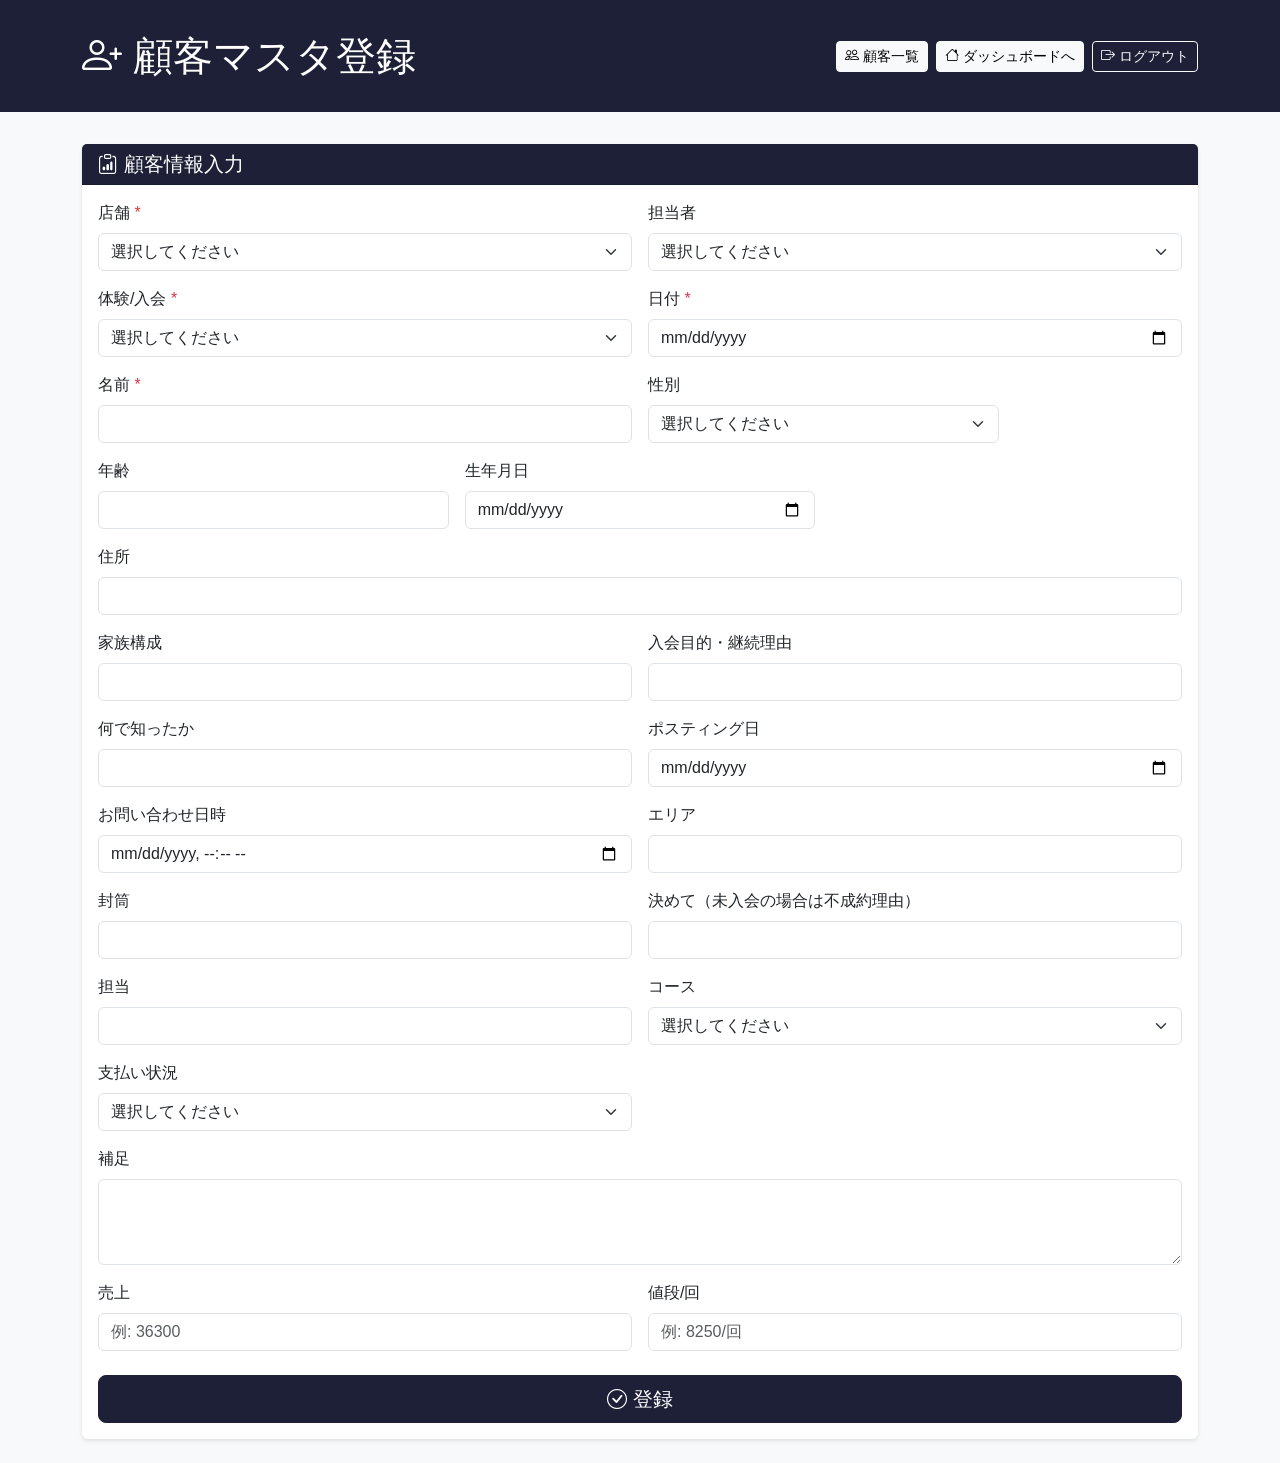
<file: TRAINERS GYM/customer-register.html>
<!DOCTYPE html>
<html lang="ja">
<head>
  <meta charset="UTF-8">
  <meta name="viewport" content="width=device-width, initial-scale=1.0">
  <title>顧客マスタ登録★修正中12</title>
  <link href="https://cdn.jsdelivr.net/npm/bootstrap@5.3.0/dist/css/bootstrap.min.css" rel="stylesheet">
  <link href="https://cdn.jsdelivr.net/npm/bootstrap-icons@1.10.0/font/bootstrap-icons.css" rel="stylesheet">
  <style>
    body {
      background-color: #f8f9fa;
      font-family: 'Hiragino Sans', 'Hiragino Kaku Gothic ProN', 'Yu Gothic', 'Meiryo', sans-serif;
    }
    .header {
      background: #1d2036;
      color: white;
      padding: 2rem 0;
      margin-bottom: 2rem;
    }
    .card {
      border: none;
      box-shadow: 0 2px 4px rgba(0,0,0,0.1);
      margin-bottom: 1.5rem;
    }
    .card-header {
      background-color: #1d2036;
      color: white;
      font-weight: bold;
    }
    .form-label {
      font-weight: 500;
      margin-bottom: 0.5rem;
    }
    .required {
      color: #dc3545;
    }
    .btn-primary {
      background-color: #1d2036;
      border-color: #1d2036;
    }
    .btn-primary:hover {
      background-color: #5568d3;
      border-color: #5568d3;
    }
  </style>
</head>
<body>
  <div class="header">
    <div class="container">
      <div class="d-flex justify-content-between align-items-center">
        <div>
          <h1 class="mb-0">
            <i class="bi bi-person-plus"></i> 顧客マスタ登録
          </h1>
        </div>
        <div class="d-flex gap-2 align-items-center">
          <span id="userInfo" class="text-white me-2" style="font-size: 0.9rem;"></span>
          <a href="?page=customer-list" class="btn btn-light btn-sm">
            <i class="bi bi-people"></i> 顧客一覧
          </a>
          <a href="#" class="btn btn-light btn-sm" onclick="event.preventDefault(); google.script.run.withSuccessHandler(function(u){window.top.location.href=u;}).getWebAppUrl();">
            <i class="bi bi-house"></i> ダッシュボードへ
          </a>
          <a href="?page=logout" class="btn btn-outline-light btn-sm">
            <i class="bi bi-box-arrow-right"></i> ログアウト
          </a>
        </div>
      </div>
    </div>
  </div>

  <div class="container">
    <div class="card">
      <div class="card-header">
        <h5 class="mb-0"><i class="bi bi-clipboard-data"></i> 顧客情報入力</h5>
      </div>
      <div class="card-body">
        <form id="customerForm">
          <div class="row g-3">
            <!-- 店舗 -->
            <div class="col-md-6">
              <label for="store" class="form-label">店舗 <span class="required">*</span></label>
              <select class="form-select" id="store" required>
                <option value="">選択してください</option>
              </select>
            </div>

            <!-- 担当者 -->
            <div class="col-md-6">
              <label for="staffPerson" class="form-label">担当者</label>
              <select class="form-select" id="staffPerson">
                <option value="">選択してください</option>
              </select>
            </div>

            <!-- 体験/入会ステータス -->
            <div class="col-md-6">
              <label for="status" class="form-label">体験/入会 <span class="required">*</span></label>
              <select class="form-select" id="status" required>
                <option value="">選択してください</option>
                <option value="体験">体験</option>
                <option value="入会">入会</option>
              </select>
            </div>

            <!-- 日付 -->
            <div class="col-md-6">
              <label for="date" class="form-label">日付 <span class="required">*</span></label>
              <input type="date" class="form-control" id="date" required>
            </div>

            <!-- 名前 -->
            <div class="col-md-6">
              <label for="name" class="form-label">名前 <span class="required">*</span></label>
              <input type="text" class="form-control" id="name" required>
            </div>

            <!-- 性別 -->
            <div class="col-md-4">
              <label for="gender" class="form-label">性別</label>
              <select class="form-select" id="gender">
                <option value="">選択してください</option>
                <option value="男性">男性</option>
                <option value="女性">女性</option>
                <option value="その他">その他</option>
              </select>
            </div>

            <!-- 年齢 -->
            <div class="col-md-4">
              <label for="age" class="form-label">年齢</label>
              <input type="number" class="form-control" id="age" min="0" max="150">
            </div>

            <!-- 生年月日 -->
            <div class="col-md-4">
              <label for="birthday" class="form-label">生年月日</label>
              <input type="date" class="form-control" id="birthday">
            </div>

            <!-- 住所 -->
            <div class="col-md-12">
              <label for="address" class="form-label">住所</label>
              <input type="text" class="form-control" id="address">
            </div>

            <!-- 家族構成 -->
            <div class="col-md-6">
              <label for="family" class="form-label">家族構成</label>
              <input type="text" class="form-control" id="family">
            </div>

            <!-- 入会目的・継続理由 -->
            <div class="col-md-6">
              <label for="purpose" class="form-label">入会目的・継続理由</label>
              <input type="text" class="form-control" id="purpose">
            </div>

            <!-- 何で知ったか -->
            <div class="col-md-6">
              <label for="source" class="form-label">何で知ったか</label>
              <input type="text" class="form-control" id="source">
            </div>

            <!-- ポスティング日 -->
            <div class="col-md-6">
              <label for="postingDate" class="form-label">ポスティング日</label>
              <input type="date" class="form-control" id="postingDate">
            </div>

            <!-- お問い合わせ日時 -->
            <div class="col-md-6">
              <label for="inquiryDateTime" class="form-label">お問い合わせ日時</label>
              <input type="datetime-local" class="form-control" id="inquiryDateTime">
            </div>

            <!-- エリア -->
            <div class="col-md-6">
              <label for="area" class="form-label">エリア</label>
              <input type="text" class="form-control" id="area">
            </div>

            <!-- 封筒 -->
            <div class="col-md-6">
              <label for="envelope" class="form-label">封筒</label>
              <input type="text" class="form-control" id="envelope">
            </div>

            <!-- 決めて（未入会の場合は不成約理由） -->
            <div class="col-md-6">
              <label for="decision" class="form-label">決めて（未入会の場合は不成約理由）</label>
              <input type="text" class="form-control" id="decision">
            </div>

            <!-- 担当 -->
            <div class="col-md-6">
              <label for="staff" class="form-label">担当</label>
              <input type="text" class="form-control" id="staff">
            </div>

            <!-- コース -->
            <div class="col-md-6">
              <label for="course" class="form-label">コース</label>
              <select class="form-select" id="course">
                <option value="">選択してください</option>
              </select>
            </div>

            <!-- 支払い状況 -->
            <div class="col-md-6">
              <label for="paymentStatus" class="form-label">支払い状況</label>
              <select class="form-select" id="paymentStatus">
                <option value="">選択してください</option>
                <option value="済">済</option>
                <option value="未払い">未払い</option>
                <option value="一部支払い">一部支払い</option>
              </select>
            </div>

            <!-- 補足 -->
            <div class="col-md-12">
              <label for="supplement" class="form-label">補足</label>
              <textarea class="form-control" id="supplement" rows="3"></textarea>
            </div>

            <!-- 売上 -->
            <div class="col-md-6">
              <label for="sales" class="form-label">売上</label>
              <input type="text" class="form-control" id="sales" placeholder="例: 36300">
            </div>

            <!-- 値段/回 -->
            <div class="col-md-6">
              <label for="unitPrice" class="form-label">値段/回</label>
              <input type="text" class="form-control" id="unitPrice" placeholder="例: 8250/回">
            </div>
          </div>

          <div class="d-grid gap-2 mt-4">
            <button type="submit" class="btn btn-primary btn-lg">
              <i class="bi bi-check-circle"></i> 登録
            </button>
          </div>
        </form>
      </div>
    </div>
  </div>

  <script src="https://cdn.jsdelivr.net/npm/bootstrap@5.3.0/dist/js/bootstrap.bundle.min.js"></script>
  <script>
    // グローバルエラーハンドラー
    window.addEventListener('error', function(event) {
      // postMessage関連のエラーは無視（Google Apps Scriptの内部通信の問題）
      if (event.message && (
          event.message.includes('postMessage') || 
          event.message.includes('script.google.com') ||
          event.message.includes('script.googleusercontent.com')
      )) {
        console.warn('postMessageエラー（無視）:', event.message);
        return;
      }
      
      console.error('グローバルエラー:', event.error);
      console.error('エラーメッセージ:', event.message);
      console.error('エラーファイル:', event.filename);
      console.error('エラー行:', event.lineno);
    });

    window.addEventListener('unhandledrejection', function(event) {
      // postMessage関連のエラーは無視
      const reasonStr = event.reason ? (typeof event.reason === 'string' ? event.reason : JSON.stringify(event.reason)) : '';
      if (reasonStr.includes('postMessage') || 
          reasonStr.includes('script.google.com') ||
          reasonStr.includes('script.googleusercontent.com')) {
        console.warn('postMessage Promise拒否（無視）:', event.reason);
        event.preventDefault();
        return;
      }
      
      console.error('未処理のPromise拒否:', event.reason);
      console.error('エラー詳細:', JSON.stringify(event.reason));
      event.preventDefault(); // デフォルトのエラー表示を防ぐ
      
      // エラーメッセージを構築
      let errorMsg = '不明なエラー';
      if (typeof event.reason === 'string') {
        errorMsg = event.reason;
      } else if (event.reason && event.reason.message) {
        errorMsg = event.reason.message;
      } else if (event.reason && event.reason.toString) {
        errorMsg = event.reason.toString();
      }
      
      // ユーザーフレンドリーなエラーメッセージを表示
      if (!errorMsg.includes('postMessage') && !errorMsg.includes('script.google')) {
        alert('エラーが発生しました: ' + errorMsg + '\n\n詳細はブラウザのコンソール（F12）を確認してください。');
      }
    });

    // グローバル変数
    let currentSession = null;
    let baseUrl = '';

    // ページ読み込み時に初期化
    window.onload = function() {
      // ベースURLを取得してリンクを更新
      google.script.run
        .withSuccessHandler(function(url) {
          baseUrl = url || '';
          updateLinks();
        })
        .withFailureHandler(function(error) {
          console.error('ベースURL取得エラー:', error);
        })
        .getWebAppUrl();
      
      checkSession();
    };

    // リンクを動的に更新（baseUrl + sessionId でリンク切れを防ぐ）
    function updateLinks() {
      if (!baseUrl) return;
      const sid = (currentSession && currentSession.sessionId) ? currentSession.sessionId : '';
      const sessionSuffix = sid ? '&sessionId=' + encodeURIComponent(sid) : '';
      document.querySelectorAll('a[href^="?page="]').forEach(function(link) {
        const href = link.getAttribute('href');
        link.setAttribute('href', baseUrl + href + (href.indexOf('sessionId=') < 0 ? sessionSuffix : ''));
      });
    }

    // セッション確認
    function checkSession() {
      // URLパラメータからセッションIDを取得
      const urlParams = new URLSearchParams(window.location.search);
      const urlSessionId = urlParams.get('sessionId');
      
      let sessionData = sessionStorage.getItem('userSession');
      
      // URLにセッションIDがあり、sessionStorageにセッションがない場合
      if (urlSessionId && !sessionData) {
        console.log('URLからセッションIDを取得:', urlSessionId);
        google.script.run
          .withSuccessHandler(function(result) {
            if (result && result.success) {
              // セッション情報を取得
              google.script.run
                .withSuccessHandler(function(session) {
                  if (session) {
                    sessionStorage.setItem('userSession', JSON.stringify(session));
                    currentSession = session;
                    initializeForm();
                  } else {
                    redirectToLogin();
                  }
                })
                .withFailureHandler(function(error) {
                  console.error('セッション取得エラー:', error);
                  redirectToLogin();
                })
                .getSession(urlSessionId);
            } else {
              redirectToLogin();
            }
          })
          .withFailureHandler(function(error) {
            console.error('セッション確認エラー:', error);
            redirectToLogin();
          })
          .setSession(urlSessionId);
        return;
      }
      
      if (!sessionData) {
        redirectToLogin();
        return;
      }

      try {
        const session = JSON.parse(sessionData);
        currentSession = session;

        // サーバー側でもセッションを設定
        if (session.sessionId) {
          google.script.run
            .withSuccessHandler(function(result) {
              if (result && !result.success) {
                sessionStorage.removeItem('userSession');
                currentSession = null;
                redirectToLogin();
              } else {
                initializeForm();
              }
            })
            .withFailureHandler(function(error) {
              console.error('セッション設定エラー:', error);
              console.error('エラー詳細:', JSON.stringify(error));
              // エラーがあっても続行（セッションが無効な場合でもフォームは表示）
              try {
                initializeForm();
              } catch (e) {
                console.error('フォーム初期化エラー:', e);
                alert('フォームの初期化に失敗しました。ページを再読み込みしてください。');
              }
            })
            .setSession(session.sessionId);
        } else {
          initializeForm();
        }
      } catch (error) {
        console.error('セッション確認エラー:', error);
        sessionStorage.removeItem('userSession');
        redirectToLogin();
      }
    }
    
    // ログイン画面へリダイレクト
    function redirectToLogin() {
      google.script.run
        .withSuccessHandler(function(url) {
          window.top.location.href = url + '?page=login';
        })
        .withFailureHandler(function() {
          window.top.location.href = '?page=login';
        })
        .getWebAppUrl();
    }

    // フォーム初期化
    function initializeForm() {
      const sessionId = currentSession ? currentSession.sessionId : null;
      
      // 上部の「顧客一覧」等のリンクを正しいURL（baseUrl + sessionId）に更新
      updateLinks();

      // ユーザー情報を表示
      const userInfo = document.getElementById('userInfo');
      if (userInfo && currentSession) {
        userInfo.textContent = `${currentSession.staffName || currentSession.userId} (${currentSession.role})`;
      }

      // 店舗リストを取得
      google.script.run
        .withSuccessHandler(function(stores) {
          const storeSelect = document.getElementById('store');
          stores.forEach(store => {
            const option = document.createElement('option');
            option.value = store;
            option.textContent = store;
            storeSelect.appendChild(option);
          });
        })
        .withFailureHandler(function(error) {
          console.error('店舗リスト取得エラー:', error);
          console.error('エラー詳細:', JSON.stringify(error));
          const errorMsg = typeof error === 'string' ? error : (error.message || error.toString() || '不明なエラー');
          alert('店舗リストの取得に失敗しました: ' + errorMsg);
        })
        .getStaffStores(sessionId);

      // コースリストを取得
      google.script.run
        .withSuccessHandler(function(courses) {
          const courseSelect = document.getElementById('course');
          courses.forEach(course => {
            const option = document.createElement('option');
            option.value = course;
            option.textContent = course;
            courseSelect.appendChild(option);
          });
        })
        .withFailureHandler(function(error) {
          console.error('コースリスト取得エラー:', error);
          console.error('エラー詳細:', JSON.stringify(error));
        })
        .getCourseList(sessionId);

      // 「担当」欄にログインユーザー名を自動入力（編集可能）
      const staffInput = document.getElementById('staff');
      if (staffInput && currentSession && currentSession.staffName) {
        staffInput.value = currentSession.staffName;
      }

      // 店舗選択時にスタッフリストを更新
      document.getElementById('store').addEventListener('change', function() {
        const selectedStore = this.value;
        updateStaffList(selectedStore, sessionId);
      });

      // フォーム送信
      document.getElementById('customerForm').addEventListener('submit', function(e) {
        e.preventDefault();
        submitForm(sessionId);
      });
    }

    // スタッフリストを更新
    function updateStaffList(storeName, sessionId) {
      const staffSelect = document.getElementById('staffPerson');
      
      // 既存の選択肢をクリア（最初のオプション以外）
      staffSelect.innerHTML = '<option value="">選択してください</option>';
      
      if (!storeName) {
        return;
      }
      
      // ローディング表示
      staffSelect.innerHTML = '<option value="">読み込み中...</option>';
      staffSelect.disabled = true;
      
      google.script.run
        .withSuccessHandler(function(staffList) {
          staffSelect.innerHTML = '<option value="">選択してください</option>';
          staffSelect.disabled = false;
          
          if (staffList && staffList.length > 0) {
            staffList.forEach(staff => {
              const option = document.createElement('option');
              option.value = staff;
              option.textContent = staff;
              staffSelect.appendChild(option);
            });
          } else {
            // スタッフがいない場合は手入力を許可するオプションを追加
            const option = document.createElement('option');
            option.value = '';
            option.textContent = '（スタッフが登録されていません）';
            staffSelect.appendChild(option);
          }
        })
        .withFailureHandler(function(error) {
          console.error('スタッフリスト取得エラー:', error);
          staffSelect.innerHTML = '<option value="">選択してください</option>';
          staffSelect.disabled = false;
          
          const errorMsg = typeof error === 'string' ? error : (error.message || error.toString() || '不明なエラー');
          console.warn('スタッフリストの取得に失敗しました: ' + errorMsg);
        })
        .getStaffByStore(storeName, sessionId);
    }

    // フォーム送信
    function submitForm(sessionId) {
      const form = document.getElementById('customerForm');
      if (!form.checkValidity()) {
        form.reportValidity();
        return;
      }

      // 日付をフォーマット
      const dateValue = document.getElementById('date').value;
      let formattedDate = dateValue;
      if (dateValue) {
        // YYYY-MM-DD形式をそのまま使用
        formattedDate = dateValue;
      }

      // お問い合わせ日時をフォーマット
      const inquiryDateTimeValue = document.getElementById('inquiryDateTime').value;
      let formattedInquiryDateTime = inquiryDateTimeValue;
      if (inquiryDateTimeValue) {
        // YYYY-MM-DDTHH:mm形式をYYYY-MM-DD HH:mm形式に変換
        formattedInquiryDateTime = inquiryDateTimeValue.replace('T', ' ');
      }

      const customerData = {
        store: document.getElementById('store').value,
        staffPerson: document.getElementById('staffPerson').value,
        date: formattedDate,
        name: document.getElementById('name').value,
        gender: document.getElementById('gender').value,
        age: document.getElementById('age').value,
        birthday: document.getElementById('birthday').value,
        address: document.getElementById('address').value,
        family: document.getElementById('family').value,
        purpose: document.getElementById('purpose').value,
        source: document.getElementById('source').value,
        postingDate: document.getElementById('postingDate').value,
        inquiryDateTime: formattedInquiryDateTime,
        area: document.getElementById('area').value,
        envelope: document.getElementById('envelope').value,
        decision: document.getElementById('decision').value,
        staff: document.getElementById('staff').value,
        course: document.getElementById('course').value,
        paymentStatus: document.getElementById('paymentStatus').value,
        supplement: document.getElementById('supplement').value,
        sales: document.getElementById('sales').value,
        unitPrice: document.getElementById('unitPrice').value,
        status: document.getElementById('status').value
      };

      const submitBtn = document.querySelector('button[type="submit"]');
      submitBtn.disabled = true;
      submitBtn.innerHTML = '<span class="spinner-border spinner-border-sm"></span> 登録中...';

      // Promiseチェーンでエラーハンドリングを改善
      console.log('登録処理開始:', customerData);
      
      try {
        const scriptRun = google.script.run
          .withSuccessHandler(function(result) {
            try {
              submitBtn.disabled = false;
              submitBtn.innerHTML = '<i class="bi bi-check-circle"></i> 登録';

              console.log('登録結果:', result);
              
              if (result && result.success) {
                alert('顧客データを登録しました');
                
                // 登録成功時に顧客一覧ページに遷移（sessionId付き）
                const sid = currentSession ? currentSession.sessionId : '';
                const listUrl = (baseUrl || '') + '?page=customer-list' + (sid ? '&sessionId=' + encodeURIComponent(sid) : '');
                window.top.location.href = listUrl;
              } else {
                const errorMsg = result && result.message ? result.message : '登録に失敗しました';
                alert('エラー: ' + errorMsg);
              }
            } catch (handlerError) {
              console.error('成功ハンドラー内エラー:', handlerError);
              submitBtn.disabled = false;
              submitBtn.innerHTML = '<i class="bi bi-check-circle"></i> 登録';
            }
          })
          .withFailureHandler(function(error) {
            try {
              submitBtn.disabled = false;
              submitBtn.innerHTML = '<i class="bi bi-check-circle"></i> 登録';
              
              console.error('登録エラー:', error);
              console.error('エラータイプ:', typeof error);
              console.error('エラー名:', error && error.name ? error.name : 'N/A');
              console.error('エラーメッセージ:', error && error.message ? error.message : 'N/A');
              console.error('エラー全体:', JSON.stringify(error, Object.getOwnPropertyNames(error)));
              
              // エラーメッセージを構築
              let errorMsg = '不明なエラー';
              if (typeof error === 'string') {
                errorMsg = error;
              } else if (error && error.message) {
                errorMsg = error.message;
              } else if (error && error.toString) {
                errorMsg = error.toString();
              } else if (error && typeof error === 'object') {
                try {
                  errorMsg = JSON.stringify(error);
                } catch (e) {
                  errorMsg = 'エラーオブジェクトの解析に失敗しました';
                }
              }
              
              // postMessage関連のエラーは無視
              if (!errorMsg.includes('postMessage') && !errorMsg.includes('script.google')) {
                alert('登録に失敗しました: ' + errorMsg + '\n\n詳細はブラウザのコンソール（F12）を確認してください。');
              }
            } catch (handlerError) {
              console.error('エラーハンドラー内エラー:', handlerError);
              submitBtn.disabled = false;
              submitBtn.innerHTML = '<i class="bi bi-check-circle"></i> 登録';
            }
          })
          .registerCustomerToMaster(customerData, sessionId);
        
        // タイムアウト処理（30秒）
        setTimeout(function() {
          if (submitBtn.disabled) {
            console.warn('登録処理がタイムアウトしました（30秒経過）');
            submitBtn.disabled = false;
            submitBtn.innerHTML = '<i class="bi bi-check-circle"></i> 登録';
            alert('登録処理がタイムアウトしました。ネットワーク接続を確認してください。');
          }
        }, 30000);
        
      } catch (callError) {
        console.error('google.script.run呼び出しエラー:', callError);
        console.error('エラースタック:', callError.stack);
        submitBtn.disabled = false;
        submitBtn.innerHTML = '<i class="bi bi-check-circle"></i> 登録';
        
        let errorMsg = '登録処理の開始に失敗しました';
        if (callError && callError.message) {
          errorMsg += ': ' + callError.message;
        } else if (callError && callError.toString) {
          errorMsg += ': ' + callError.toString();
        }
        
        alert(errorMsg + '\n\nページを再読み込みするか、ネットワーク接続を確認してください。');
      }
    }
  </script>
</body>
</html>
</file>
<file: AI-FUKUOKA/01_生成AI仕事術_最終まとめ_20260805/public_html/styles.css>
:root {
  --bg: #f4f6f8;
  --surface: #ffffff;
  --surface-muted: #edf3f8;
  --surface-strong: #dceaf9;
  --ink: #1b2432;
  --muted: #5d6777;
  --line: #d4dce7;
  --accent: #0d84d8;
  --accent-deep: #095f9e;
  --accent-soft: #d8ecfb;
  --shadow: 0 18px 48px rgba(27, 36, 50, 0.08);
  --radius: 8px;
}

*,
*::before,
*::after {
  box-sizing: border-box;
}

html {
  scroll-behavior: smooth;
}

body {
  margin: 0;
  font-family: "Hiragino Sans", "Yu Gothic", "Noto Sans JP", sans-serif;
  color: var(--ink);
  background: var(--bg);
}

button,
a {
  font: inherit;
}

.icon-sprite {
  position: absolute;
  width: 0;
  height: 0;
  overflow: hidden;
}

.icon {
  width: 1.15rem;
  height: 1.15rem;
  stroke: currentColor;
  stroke-width: 1.75;
  fill: none;
  stroke-linecap: round;
  stroke-linejoin: round;
  flex: 0 0 auto;
}

.icon--large {
  width: 2rem;
  height: 2rem;
}

.icon--panel {
  width: 2rem;
  height: 2rem;
}

.app-shell {
  display: grid;
  grid-template-columns: 260px minmax(0, 1fr);
  min-height: 100vh;
}

.rail {
  border-right: 1px solid var(--line);
  background: #eef1f5;
}

.rail__inner {
  position: sticky;
  top: 0;
  padding: 28px 22px;
  min-height: 100vh;
}

.rail__eyebrow,
.topbar__eyebrow,
.eyebrow,
.mini-label {
  margin: 0;
  font-size: 0.78rem;
  font-weight: 700;
  letter-spacing: 0.08em;
  text-transform: uppercase;
  color: var(--accent-deep);
}

.rail__title {
  margin: 8px 0 0;
  font-size: 1.45rem;
  line-height: 1.25;
}

.rail__subtitle {
  margin: 6px 0 24px;
  color: var(--muted);
  line-height: 1.6;
}

.toc {
  display: grid;
  gap: 6px;
  max-height: calc(100vh - 180px);
  overflow: auto;
  padding-right: 4px;
}

.toc__link {
  display: block;
  padding: 10px 12px;
  border-radius: var(--radius);
  color: var(--muted);
  text-decoration: none;
  line-height: 1.4;
}

.toc__link:hover,
.toc__link.is-active {
  background: var(--surface);
  color: var(--ink);
}

.workspace {
  min-width: 0;
}

.topbar {
  position: sticky;
  top: 0;
  z-index: 10;
  display: flex;
  justify-content: space-between;
  align-items: center;
  gap: 20px;
  padding: 18px 28px;
  border-bottom: 1px solid var(--line);
  background: rgba(244, 246, 248, 0.96);
  backdrop-filter: blur(10px);
}

.topbar__title,
.topbar__counter {
  margin: 4px 0 0;
  font-weight: 700;
}

.topbar__actions {
  display: flex;
  align-items: center;
  gap: 14px;
}

.action-button,
.nav-button {
  border: 1px solid var(--line);
  border-radius: var(--radius);
  background: var(--surface);
  color: var(--ink);
  cursor: pointer;
}

.action-button {
  padding: 10px 14px;
}

.nav-button {
  min-width: 88px;
  padding: 12px 16px;
}

.action-button:hover,
.nav-button:hover {
  border-color: var(--accent);
  color: var(--accent-deep);
}

.deck {
  padding: 28px;
  display: grid;
  gap: 28px;
}

.slide {
  min-height: calc(100vh - 106px);
  display: grid;
  place-items: center;
  scroll-margin-top: 106px;
}

.slide__frame {
  position: relative;
  width: min(1260px, 100%);
  min-height: 680px;
  aspect-ratio: 16 / 9;
  padding: 42px 48px;
  border: 1px solid var(--line);
  background: var(--surface);
  box-shadow: var(--shadow);
  overflow: hidden;
}

.slide__frame::after {
  content: "© 2026 AI FUKUOKA";
  position: absolute;
  left: 28px;
  bottom: 22px;
  font-size: 0.72rem;
  font-weight: 700;
  letter-spacing: 0.08em;
  color: #8a94a3;
  pointer-events: none;
}

.slide__main {
  height: 100%;
  display: grid;
  align-content: start;
  gap: 26px;
}

.slide__number {
  position: absolute;
  right: 28px;
  bottom: 22px;
  font-size: 1rem;
  font-weight: 700;
  color: var(--muted);
}

.slide__chapter,
.slide__tag,
.side-pill {
  position: absolute;
  top: 26px;
  right: 26px;
  padding: 8px 12px;
  border: 1px solid var(--line);
  border-radius: 999px;
  background: var(--surface);
  font-size: 0.82rem;
  font-weight: 700;
}

.side-pill {
  top: 50%;
  right: 12px;
  transform: translateY(-50%) rotate(90deg);
  transform-origin: center;
}

.side-pill--chapter2 {
  color: var(--accent-deep);
}

.side-pill--chapter3 {
  color: var(--accent-deep);
}

.slide__header {
  display: grid;
  gap: 10px;
}

.title {
  margin: 0;
  font-size: clamp(2rem, 3vw, 3.5rem);
  line-height: 1.16;
  letter-spacing: 0;
}

.title--hero {
  font-size: clamp(2.6rem, 4.4vw, 4.6rem);
  line-height: 1.05;
}

.hero-subtitle {
  display: inline-block;
  font-size: 0.74em;
  white-space: nowrap;
}

.title--chapter {
  font-size: clamp(2.7rem, 4.4vw, 4.4rem);
}

.accent {
  color: var(--accent);
}

.lead {
  margin: 0;
  font-size: 1.18rem;
  line-height: 1.8;
  color: var(--muted);
}

.callout,
.footer-note {
  margin: 0;
  padding: 18px 20px;
  border-left: 4px solid var(--accent);
  background: var(--surface-muted);
  line-height: 1.9;
}

.footer-note {
  border-left-width: 0;
  padding: 0;
  background: transparent;
  color: var(--muted);
}

.prompt-sample {
  margin: 0;
  padding: 18px 20px;
  border: 1px solid var(--line);
  border-radius: var(--radius);
  background: var(--surface-muted);
  font-family: "SFMono-Regular", "Menlo", "Monaco", "Consolas", monospace;
  font-size: 0.92rem;
  line-height: 1.8;
  white-space: pre-wrap;
}

.chip-list,
.chapter-points,
.bullet-list,
.mini-list,
.check-list {
  margin: 0;
  padding: 0;
  list-style: none;
}

.chip-list {
  display: flex;
  flex-wrap: wrap;
  gap: 10px;
}

.chip-list li,
.chapter-points span,
.summary-band span {
  display: inline-flex;
  align-items: center;
  padding: 10px 14px;
  border: 1px solid var(--line);
  border-radius: 999px;
  background: var(--surface);
  font-weight: 700;
}

.hero-grid {
  height: 100%;
  display: grid;
  grid-template-columns: 1.05fr 1fr;
  gap: 32px;
  align-items: center;
}

.hero-copy {
  display: grid;
  gap: 18px;
}

.art-panel {
  margin: 0;
  padding: 14px;
  border: 1px solid var(--line);
  border-radius: 14px;
  background: linear-gradient(180deg, #ffffff, #f7fafc);
}

.art-panel--cover {
  padding: 0;
  border: none;
  background: transparent;
}

.art-panel--llm,
.art-panel--compare {
  align-self: stretch;
}

.art-panel--agent {
  padding: 10px;
}

.slide-illustration {
  display: block;
  width: 100%;
  height: auto;
  border-radius: 12px;
}

.slide-illustration--agent {
  max-height: 290px;
  object-fit: contain;
}

.slide-illustration--cover {
  border-radius: 0;
}

.art-caption {
  margin: 12px 0 0;
  padding: 0 6px;
  color: var(--muted);
  line-height: 1.75;
}

.visual-stack,
.stacked-panels {
  display: grid;
  gap: 14px;
}

.keyword-row {
  display: flex;
  flex-wrap: wrap;
  gap: 10px;
}

.brand-row {
  display: flex;
  margin-bottom: 10px;
}

.brand-chip {
  display: inline-flex;
  align-items: center;
  padding: 8px 12px;
  border-radius: 999px;
  font-size: 0.82rem;
  font-weight: 800;
  letter-spacing: 0;
}

.brand-chip--chatgpt {
  background: #e9f7f2;
  color: #0f7a58;
}

.brand-chip--claude {
  background: #f8efe6;
  color: #935f2b;
}

.brand-chip--gemini {
  background: #eef2ff;
  color: #4257c7;
}

.keyword-pill {
  display: inline-flex;
  align-items: center;
  padding: 10px 14px;
  border: 1px solid var(--line);
  border-radius: 999px;
  background: var(--surface);
  font-weight: 700;
}

.keyword-pill--accent {
  background: var(--accent-soft);
}

.comparison-layout {
  display: grid;
  grid-template-columns: minmax(0, 0.92fr) minmax(0, 1.08fr);
  gap: 18px;
  align-items: start;
}

.scene {
  position: relative;
  display: grid;
  gap: 18px;
}

.scene__label {
  margin: 0 0 10px;
  font-weight: 700;
  color: var(--muted);
}

.speech-card,
.stack-card,
.output-card,
.feature-card,
.compare-card,
.principle-card,
.usecase-card,
.warning-item,
.route-item,
.map-step,
.flow-step,
.workflow-band__item,
.table-row,
.role-split__pane,
.split-panel__pane,
.info-strip {
  border: 1px solid var(--line);
  border-radius: var(--radius);
  background: var(--surface);
}

.speech-card,
.stack-card {
  padding: 16px 18px;
  line-height: 1.7;
}

.scene__device {
  padding: 8px 0;
}

.device {
  padding: 18px;
  border: 1px solid var(--ink);
  border-radius: 14px;
  background: linear-gradient(180deg, #fcfdff, #eef3f8);
}

.device__screen {
  min-height: 240px;
  padding: 18px;
  border: 1px solid var(--line);
  border-radius: var(--radius);
  background: var(--surface);
}

.device__row {
  height: 14px;
  margin-bottom: 10px;
  border-radius: 999px;
  background: var(--accent-soft);
}

.device__row--short {
  width: 58%;
}

.device__tiles {
  display: grid;
  grid-template-columns: repeat(2, minmax(0, 1fr));
  gap: 12px;
  margin-top: 18px;
}

.device__tile {
  min-height: 78px;
  border-radius: var(--radius);
  background: var(--surface-muted);
}

.output-grid {
  display: grid;
  grid-template-columns: repeat(2, minmax(0, 1fr));
  gap: 12px;
}

.output-card {
  display: flex;
  align-items: center;
  gap: 10px;
  padding: 14px 16px;
}

.two-column {
  display: grid;
  grid-template-columns: repeat(2, minmax(0, 1fr));
  gap: 28px;
}

.two-column--wide {
  align-items: start;
}

.bullet-list {
  display: grid;
  gap: 10px;
  margin-top: 18px;
}

.bullet-list li,
.mini-list li,
.check-list li {
  position: relative;
  padding-left: 22px;
  line-height: 1.7;
}

.bullet-list li::before,
.mini-list li::before,
.check-list li::before {
  content: "";
  position: absolute;
  left: 0;
  top: 0.7em;
  width: 8px;
  height: 8px;
  border-radius: 50%;
  background: var(--accent);
  transform: translateY(-50%);
}

.request-output {
  display: grid;
  grid-template-columns: 1fr 72px 1fr;
  gap: 16px;
  align-items: center;
}

.request-output__column {
  display: grid;
  gap: 10px;
}

.request-output__arrow {
  display: grid;
  place-items: center;
  color: var(--accent);
}

.stack-card--accent,
.flow-step--accent,
.split-panel__pane--accent,
.role-split__pane--accent,
.workflow-band__item--accent,
.map-step--accent {
  background: var(--accent-soft);
}

.map-flow {
  display: grid;
  gap: 16px;
}

.map-step {
  display: grid;
  grid-template-columns: 72px 1fr;
  gap: 18px;
  align-items: center;
  padding: 18px 20px;
}

.map-step__index {
  display: grid;
  place-items: center;
  width: 52px;
  height: 52px;
  border-radius: 50%;
  background: var(--surface-muted);
  font-size: 1.45rem;
  font-weight: 800;
  color: var(--accent-deep);
}

.map-step h3,
.compare-card h3,
.feature-card h3,
.principle-card h3,
.usecase-card h3,
.flow-step h3,
.pane-head h3 {
  margin: 0;
}

.map-step p,
.compare-card p,
.feature-card p,
.principle-card p,
.usecase-card p,
.flow-step p,
.warning-item span {
  margin: 6px 0 0;
  line-height: 1.7;
  color: var(--muted);
}

.table-block {
  display: grid;
}

.table-row {
  display: grid;
  grid-template-columns: 1fr auto;
  gap: 18px;
  padding: 14px 16px;
  border-radius: 0;
  border-bottom: none;
}

.table-row + .table-row {
  border-top: none;
}

.table-row--header {
  background: var(--surface-muted);
  font-weight: 700;
}

.route-list {
  display: grid;
  gap: 12px;
}

.route-item {
  display: flex;
  justify-content: space-between;
  gap: 16px;
  align-items: center;
  padding: 16px 18px;
  line-height: 1.6;
}

.chapter-hero {
  height: 100%;
  display: grid;
  grid-template-columns: 180px 1fr;
  gap: 34px;
  align-items: center;
}

.chapter-hero__number {
  display: grid;
  place-items: center;
  width: 132px;
  height: 132px;
  border-radius: 18px;
  background: var(--accent);
  color: #fff;
  font-size: 5rem;
  font-weight: 800;
}

.chapter-hero__body {
  display: grid;
  gap: 18px;
}

.chapter-points {
  display: flex;
  flex-wrap: wrap;
  gap: 10px;
}

.info-strip {
  display: flex;
  gap: 14px;
  align-items: center;
  padding: 16px 18px;
  margin-top: 18px;
}

.info-strip--compact {
  padding: 14px 16px;
}

.flow {
  display: grid;
  gap: 16px;
}

.flow--three {
  grid-template-columns: repeat(3, minmax(0, 1fr));
}

.flow--four {
  grid-template-columns: repeat(4, minmax(0, 1fr));
}

.flow-step {
  padding: 18px 18px 20px;
}

.comparison-grid {
  display: grid;
  grid-template-columns: repeat(3, minmax(0, 1fr));
  gap: 18px;
}

.comparison-grid--compact {
  gap: 14px;
}

.compare-card,
.feature-card,
.principle-card,
.usecase-card {
  padding: 20px;
}

.compare-card--compact {
  padding: 16px;
}

.compare-card__lead {
  min-height: 64px;
}

.compare-card--compact h3 {
  font-size: 1.02rem;
  line-height: 1.35;
}

.compare-card--compact .compare-card__lead {
  min-height: 0;
  font-size: 0.9rem;
  line-height: 1.55;
}

.compare-card--compact .mini-list li {
  padding-left: 18px;
  font-size: 0.9rem;
  line-height: 1.55;
}

.split-panel {
  display: grid;
  grid-template-columns: repeat(2, minmax(0, 1fr));
  gap: 18px;
}

.split-panel__pane,
.role-split__pane {
  padding: 22px;
}

.pane-head {
  display: flex;
  align-items: center;
  gap: 12px;
  margin-bottom: 14px;
}

.summary-band {
  display: flex;
  flex-wrap: wrap;
  gap: 10px;
}

.feature-grid {
  display: grid;
  grid-template-columns: repeat(5, minmax(0, 1fr));
  gap: 14px;
}

.feature-card {
  display: grid;
  gap: 12px;
}

.warning-list {
  display: grid;
  grid-template-columns: repeat(5, minmax(0, 1fr));
  gap: 14px;
}

.warning-item {
  display: grid;
  gap: 10px;
  padding: 18px;
}

.role-split {
  display: grid;
  grid-template-columns: repeat(2, minmax(0, 1fr));
  gap: 18px;
}

.check-list {
  display: grid;
  gap: 10px;
}

.principle-grid {
  display: grid;
  grid-template-columns: repeat(3, minmax(0, 1fr));
  gap: 18px;
}

.workflow-band {
  display: grid;
  grid-template-columns: repeat(3, minmax(0, 1fr));
  gap: 16px;
}

.workflow-band__item {
  display: grid;
  gap: 10px;
  padding: 20px;
}

.usecase-grid {
  display: grid;
  grid-template-columns: repeat(2, minmax(0, 1fr));
  gap: 18px;
}

.deck-controls {
  position: sticky;
  bottom: 0;
  display: flex;
  justify-content: center;
  gap: 12px;
  padding: 16px 24px 24px;
  background: linear-gradient(180deg, rgba(244, 246, 248, 0), rgba(244, 246, 248, 0.96) 42%);
}

@media (max-width: 1220px) {
  .app-shell {
    grid-template-columns: 1fr;
  }

  .rail {
    display: none;
  }

  .deck {
    padding: 20px;
  }

  .slide__frame {
    min-height: 620px;
    padding: 34px;
  }
}

@media (max-width: 980px) {
  .topbar {
    padding: 16px 18px;
  }

  .topbar__actions {
    gap: 10px;
  }

  .slide {
    min-height: auto;
  }

  .slide__frame {
    aspect-ratio: auto;
    min-height: auto;
  }

  .slide__frame::after {
    left: 0;
    bottom: 0;
    position: static;
    display: block;
    margin-top: 14px;
    font-size: 0.68rem;
  }

  .hero-grid,
  .two-column,
  .comparison-layout,
  .chapter-hero,
  .comparison-grid,
  .split-panel,
  .feature-grid,
  .warning-list,
  .role-split,
  .principle-grid,
  .workflow-band,
  .usecase-grid,
  .flow--three,
  .flow--four,
  .request-output {
    grid-template-columns: 1fr;
  }

  .request-output__arrow {
    min-height: 48px;
    transform: rotate(90deg);
  }

  .side-pill,
  .slide__chapter,
  .slide__tag {
    position: static;
    transform: none;
    display: inline-flex;
    width: fit-content;
    margin-bottom: 18px;
  }

  .slide__number {
    position: static;
    margin-top: 18px;
  }

  .chapter-hero__number {
    width: 96px;
    height: 96px;
    font-size: 3.3rem;
  }
}

@media print {
  @page {
    size: landscape;
    margin: 0;
  }

  html,
  body {
    background: #fff;
  }

  .rail,
  .topbar,
  .deck-controls {
    display: none;
  }

  .app-shell,
  .workspace,
  .deck {
    display: block;
    padding: 0;
  }

  .slide {
    min-height: auto;
    break-after: page;
    page-break-after: always;
  }

  .slide:last-child {
    break-after: auto;
    page-break-after: auto;
  }

  .slide__frame {
    width: 100vw;
    height: 100vh;
    min-height: 100vh;
    aspect-ratio: auto;
    box-shadow: none;
    border: none;
  }

  * {
    -webkit-print-color-adjust: exact;
    print-color-adjust: exact;
  }
}
</file>
<file: AI-FUKUOKA/01_生成AI仕事術_最終まとめ_20260805/slides/styles.css>
:root {
  --bg: #f4f6f8;
  --surface: #ffffff;
  --surface-muted: #edf3f8;
  --surface-strong: #dceaf9;
  --ink: #1b2432;
  --muted: #5d6777;
  --line: #d4dce7;
  --accent: #0d84d8;
  --accent-deep: #095f9e;
  --accent-soft: #d8ecfb;
  --shadow: 0 18px 48px rgba(27, 36, 50, 0.08);
  --radius: 8px;
}

*,
*::before,
*::after {
  box-sizing: border-box;
}

html {
  scroll-behavior: smooth;
}

body {
  margin: 0;
  font-family: "Hiragino Sans", "Yu Gothic", "Noto Sans JP", sans-serif;
  color: var(--ink);
  background: var(--bg);
}

button,
a {
  font: inherit;
}

.icon-sprite {
  position: absolute;
  width: 0;
  height: 0;
  overflow: hidden;
}

.icon {
  width: 1.15rem;
  height: 1.15rem;
  stroke: currentColor;
  stroke-width: 1.75;
  fill: none;
  stroke-linecap: round;
  stroke-linejoin: round;
  flex: 0 0 auto;
}

.icon--large {
  width: 2rem;
  height: 2rem;
}

.icon--panel {
  width: 2rem;
  height: 2rem;
}

.app-shell {
  display: grid;
  grid-template-columns: 260px minmax(0, 1fr);
  min-height: 100vh;
}

.rail {
  border-right: 1px solid var(--line);
  background: #eef1f5;
}

.rail__inner {
  position: sticky;
  top: 0;
  padding: 28px 22px;
  min-height: 100vh;
}

.rail__eyebrow,
.topbar__eyebrow,
.eyebrow,
.mini-label {
  margin: 0;
  font-size: 0.78rem;
  font-weight: 700;
  letter-spacing: 0.08em;
  text-transform: uppercase;
  color: var(--accent-deep);
}

.rail__title {
  margin: 8px 0 0;
  font-size: 1.45rem;
  line-height: 1.25;
}

.rail__subtitle {
  margin: 6px 0 24px;
  color: var(--muted);
  line-height: 1.6;
}

.toc {
  display: grid;
  gap: 6px;
  max-height: calc(100vh - 180px);
  overflow: auto;
  padding-right: 4px;
}

.toc__link {
  display: block;
  padding: 10px 12px;
  border-radius: var(--radius);
  color: var(--muted);
  text-decoration: none;
  line-height: 1.4;
}

.toc__link:hover,
.toc__link.is-active {
  background: var(--surface);
  color: var(--ink);
}

.workspace {
  min-width: 0;
}

.topbar {
  position: sticky;
  top: 0;
  z-index: 10;
  display: flex;
  justify-content: space-between;
  align-items: center;
  gap: 20px;
  padding: 18px 28px;
  border-bottom: 1px solid var(--line);
  background: rgba(244, 246, 248, 0.96);
  backdrop-filter: blur(10px);
}

.topbar__title,
.topbar__counter {
  margin: 4px 0 0;
  font-weight: 700;
}

.topbar__actions {
  display: flex;
  align-items: center;
  gap: 14px;
}

.action-button,
.nav-button {
  border: 1px solid var(--line);
  border-radius: var(--radius);
  background: var(--surface);
  color: var(--ink);
  cursor: pointer;
}

.action-button {
  padding: 10px 14px;
}

.nav-button {
  min-width: 88px;
  padding: 12px 16px;
}

.action-button:hover,
.nav-button:hover {
  border-color: var(--accent);
  color: var(--accent-deep);
}

.deck {
  padding: 28px;
  display: grid;
  gap: 28px;
}

.slide {
  min-height: calc(100vh - 106px);
  display: grid;
  place-items: center;
  scroll-margin-top: 106px;
}

.slide__frame {
  position: relative;
  width: min(1260px, 100%);
  min-height: 680px;
  aspect-ratio: 16 / 9;
  padding: 42px 48px;
  border: 1px solid var(--line);
  background: var(--surface);
  box-shadow: var(--shadow);
  overflow: hidden;
}

.slide__frame::after {
  content: "© 2026 AI FUKUOKA";
  position: absolute;
  left: 28px;
  bottom: 22px;
  font-size: 0.72rem;
  font-weight: 700;
  letter-spacing: 0.08em;
  color: #8a94a3;
  pointer-events: none;
}

.slide__main {
  height: 100%;
  display: grid;
  align-content: start;
  gap: 26px;
}

.slide__number {
  position: absolute;
  right: 28px;
  bottom: 22px;
  font-size: 1rem;
  font-weight: 700;
  color: var(--muted);
}

.slide__chapter,
.slide__tag,
.side-pill {
  position: absolute;
  top: 26px;
  right: 26px;
  padding: 8px 12px;
  border: 1px solid var(--line);
  border-radius: 999px;
  background: var(--surface);
  font-size: 0.82rem;
  font-weight: 700;
}

.side-pill {
  top: 50%;
  right: 12px;
  transform: translateY(-50%) rotate(90deg);
  transform-origin: center;
}

.side-pill--chapter2 {
  color: var(--accent-deep);
}

.side-pill--chapter3 {
  color: var(--accent-deep);
}

.slide__header {
  display: grid;
  gap: 10px;
}

.title {
  margin: 0;
  font-size: clamp(2rem, 3vw, 3.5rem);
  line-height: 1.16;
  letter-spacing: 0;
}

.title--hero {
  font-size: clamp(2.15rem, 3.7vw, 3.8rem);
  line-height: 1.05;
}

.hero-subtitle {
  display: inline-block;
  font-size: 0.74em;
  white-space: nowrap;
}

.title--chapter {
  font-size: clamp(2.7rem, 4.4vw, 4.4rem);
}

.title--slide-8 {
  font-size: clamp(1.75rem, 2.45vw, 2.45rem);
  line-height: 1.18;
}

.chapter-accent--single-line {
  display: inline-block;
  font-size: 0.84em;
  white-space: nowrap;
}

.accent {
  color: var(--accent);
}

.lead {
  margin: 0;
  font-size: 1.18rem;
  line-height: 1.8;
  color: var(--muted);
}

.callout,
.footer-note {
  margin: 0;
  padding: 18px 20px;
  border-left: 4px solid var(--accent);
  background: var(--surface-muted);
  line-height: 1.9;
}

.footer-note {
  border-left-width: 0;
  padding: 0;
  background: transparent;
  color: var(--muted);
}

.prompt-sample {
  margin: 0;
  padding: 18px 20px;
  border: 1px solid var(--line);
  border-radius: var(--radius);
  background: var(--surface-muted);
  font-family: "SFMono-Regular", "Menlo", "Monaco", "Consolas", monospace;
  font-size: 0.92rem;
  line-height: 1.8;
  white-space: pre-wrap;
}

.chip-list,
.chapter-points,
.bullet-list,
.mini-list,
.check-list {
  margin: 0;
  padding: 0;
  list-style: none;
}

.chip-list {
  display: flex;
  flex-wrap: wrap;
  gap: 10px;
}

.chip-list li,
.chapter-points span,
.summary-band span {
  display: inline-flex;
  align-items: center;
  padding: 10px 14px;
  border: 1px solid var(--line);
  border-radius: 999px;
  background: var(--surface);
  font-weight: 700;
}

.hero-grid {
  height: 100%;
  display: grid;
  grid-template-columns: 0.82fr 1.18fr;
  gap: 20px;
  align-items: center;
}

.hero-copy {
  display: grid;
  gap: 18px;
}

.art-panel {
  margin: 0;
  padding: 14px;
  border: 1px solid var(--line);
  border-radius: 14px;
  background: linear-gradient(180deg, #ffffff, #f7fafc);
}

.art-panel--cover {
  padding: 0;
  border: none;
  background: transparent;
}

.art-panel--cover-offset {
  margin-top: 26px;
}

.art-panel--plain {
  padding: 0;
  border: none;
  background: transparent;
  box-shadow: none;
}

.art-panel--llm,
.art-panel--compare {
  align-self: stretch;
}

.art-panel--agent {
  padding: 10px;
}

.art-panel--inline {
  margin-top: 18px;
  padding: 10px;
}

.art-panel--compact {
  padding: 8px;
}

.art-panel--message {
  display: flex;
  align-items: center;
  justify-content: center;
  height: 100%;
}

.art-panel--message-lg {
  padding-top: 8px;
}

.art-panel--message-up {
  align-items: flex-start;
  padding-top: 0;
}

.slide-illustration {
  display: block;
  width: 100%;
  height: auto;
  border-radius: 12px;
}

.slide-illustration--agent {
  max-height: 290px;
  object-fit: contain;
}

.slide-illustration--cover {
  border-radius: 0;
}

.slide-illustration--inline {
  max-height: 212px;
  object-fit: cover;
}

.art-panel--goals {
  margin-top: 0;
}

.slide-illustration--goals {
  max-height: 250px;
  object-fit: contain;
  border-radius: 0;
}

.art-panel--slide-29 {
  margin-top: 8px;
}

.slide-illustration--slide-29 {
  width: 100%;
  max-height: 500px;
  object-fit: contain;
  border-radius: 0;
}

.slide-illustration--message {
  max-height: 610px;
  object-fit: contain;
  border-radius: 18px;
}

.slide-illustration--message-lg {
  max-height: 660px;
  border-radius: 12px;
}

.slide-illustration--message-up {
  max-height: 635px;
}

.mindset-triptych {
  display: grid;
  grid-template-columns: repeat(3, minmax(0, 1fr));
  gap: 18px;
  margin-top: 24px;
}

.mindset-panel {
  position: relative;
  margin: 0;
  aspect-ratio: 591 / 887;
  min-height: 400px;
  border-radius: 18px;
  overflow: hidden;
  background: linear-gradient(180deg, #ffffff, #f7fafc);
}

.mindset-panel__visual {
  position: absolute;
  inset: 0;
  background-image: url("./images/summer-school-mindset-triptych.png");
  background-repeat: no-repeat;
  background-size: 300% auto;
}

.mindset-panel__visual--left {
  background-position: left center;
}

.mindset-panel__visual--center {
  background-position: center center;
}

.mindset-panel__visual--right {
  background-position: right center;
}

.mindset-overlay {
  position: absolute;
  top: 18px;
  left: 18px;
  width: 72%;
  display: grid;
  gap: 12px;
  justify-items: start;
  z-index: 1;
}

.mindset-overlay span {
  display: block;
  padding: 11px 16px;
  border-radius: 999px;
  background: rgba(255, 255, 255, 0.94);
  border: 1px solid rgba(255, 133, 92, 0.28);
  color: #c65b2e;
  text-align: center;
  font-size: 0.9rem;
  font-weight: 800;
  letter-spacing: 0.01em;
  box-shadow: 0 10px 24px rgba(198, 91, 46, 0.1);
}

.mindset-overlay--warning span:nth-child(2) {
  transform: translateX(10px);
}

.mindset-overlay--warning span:nth-child(3) {
  transform: translateX(20px);
}

.mindset-panel__label {
  position: absolute;
  left: 18px;
  top: -16px;
  margin: 0;
  padding: 14px 22px;
  border-radius: 999px;
  background: rgba(255, 255, 255, 0.92);
  color: var(--accent-deep);
  font-weight: 800;
  font-size: 1.14rem;
  line-height: 1.2;
  box-shadow: 0 8px 24px rgba(27, 36, 50, 0.08);
  z-index: 2;
}

.art-caption {
  margin: 12px 0 0;
  padding: 0 6px;
  color: var(--muted);
  line-height: 1.75;
}

.visual-stack,
.stacked-panels {
  display: grid;
  gap: 14px;
}

.keyword-row {
  display: flex;
  flex-wrap: wrap;
  gap: 10px;
}

.brand-row {
  display: flex;
  margin-bottom: 10px;
}

.brand-chip {
  display: inline-flex;
  align-items: center;
  padding: 8px 12px;
  border-radius: 999px;
  font-size: 0.82rem;
  font-weight: 800;
  letter-spacing: 0;
}

.brand-chip--chatgpt {
  background: #e9f7f2;
  color: #0f7a58;
}

.brand-chip--claude {
  background: #f8efe6;
  color: #935f2b;
}

.brand-chip--gemini {
  background: #eef2ff;
  color: #4257c7;
}

.keyword-pill {
  display: inline-flex;
  align-items: center;
  padding: 10px 14px;
  border: 1px solid var(--line);
  border-radius: 999px;
  background: var(--surface);
  font-weight: 700;
}

.keyword-pill--accent {
  background: var(--accent-soft);
}

.comparison-layout {
  display: grid;
  grid-template-columns: minmax(0, 0.92fr) minmax(0, 1.08fr);
  gap: 18px;
  align-items: start;
}

.scene {
  position: relative;
  display: grid;
  gap: 18px;
}

.scene__label {
  margin: 0 0 10px;
  font-weight: 700;
  color: var(--muted);
}

.speech-card,
.stack-card,
.output-card,
.feature-card,
.compare-card,
.principle-card,
.usecase-card,
.warning-item,
.route-item,
.map-step,
.flow-step,
.workflow-band__item,
.table-row,
.role-split__pane,
.split-panel__pane,
.info-strip {
  border: 1px solid var(--line);
  border-radius: var(--radius);
  background: var(--surface);
}

.speech-card,
.stack-card {
  padding: 16px 18px;
  line-height: 1.7;
}

.scene__device {
  padding: 8px 0;
}

.device {
  padding: 18px;
  border: 1px solid var(--ink);
  border-radius: 14px;
  background: linear-gradient(180deg, #fcfdff, #eef3f8);
}

.device__screen {
  min-height: 240px;
  padding: 18px;
  border: 1px solid var(--line);
  border-radius: var(--radius);
  background: var(--surface);
}

.device__row {
  height: 14px;
  margin-bottom: 10px;
  border-radius: 999px;
  background: var(--accent-soft);
}

.device__row--short {
  width: 58%;
}

.device__tiles {
  display: grid;
  grid-template-columns: repeat(2, minmax(0, 1fr));
  gap: 12px;
  margin-top: 18px;
}

.device__tile {
  min-height: 78px;
  border-radius: var(--radius);
  background: var(--surface-muted);
}

.output-grid {
  display: grid;
  grid-template-columns: repeat(2, minmax(0, 1fr));
  gap: 12px;
}

.output-card {
  display: flex;
  align-items: center;
  gap: 10px;
  padding: 14px 16px;
}

.two-column {
  display: grid;
  grid-template-columns: repeat(2, minmax(0, 1fr));
  gap: 28px;
}

.two-column--wide {
  align-items: start;
}

.two-column--intro {
  grid-template-columns: minmax(0, 1.42fr) minmax(250px, 0.58fr);
  gap: 18px;
}

.bullet-list {
  display: grid;
  gap: 10px;
  margin-top: 18px;
}

.bullet-list li,
.mini-list li,
.check-list li {
  position: relative;
  padding-left: 22px;
  line-height: 1.7;
}

.bullet-list li::before,
.mini-list li::before,
.check-list li::before {
  content: "";
  position: absolute;
  left: 0;
  top: 0.7em;
  width: 8px;
  height: 8px;
  border-radius: 50%;
  background: var(--accent);
  transform: translateY(-50%);
}

.request-output {
  display: grid;
  grid-template-columns: 1fr 72px 1fr;
  gap: 16px;
  align-items: center;
}

.request-output-stack {
  display: grid;
  gap: 14px;
}

.request-output-stack--intro .callout {
  margin-right: -34px;
  position: relative;
  z-index: 1;
}

.intro-visual {
  padding-top: 44px;
}

.request-output__column {
  display: grid;
  gap: 10px;
}

.request-output__arrow {
  display: grid;
  place-items: center;
  color: var(--accent);
}

.stack-card--accent,
.flow-step--accent,
.split-panel__pane--accent,
.role-split__pane--accent,
.workflow-band__item--accent,
.map-step--accent {
  background: var(--accent-soft);
}

.map-flow {
  display: grid;
  gap: 16px;
}

.map-step {
  display: grid;
  grid-template-columns: 72px 1fr;
  gap: 18px;
  align-items: center;
  padding: 18px 20px;
}

.map-step__index {
  display: grid;
  place-items: center;
  width: 52px;
  height: 52px;
  border-radius: 50%;
  background: var(--surface-muted);
  font-size: 1.45rem;
  font-weight: 800;
  color: var(--accent-deep);
}

.map-step h3,
.compare-card h3,
.feature-card h3,
.principle-card h3,
.usecase-card h3,
.flow-step h3,
.pane-head h3 {
  margin: 0;
}

.map-step p,
.compare-card p,
.feature-card p,
.principle-card p,
.usecase-card p,
.flow-step p,
.warning-item span {
  margin: 6px 0 0;
  line-height: 1.7;
  color: var(--muted);
}

.table-block {
  display: grid;
}

.table-row {
  display: grid;
  grid-template-columns: 1fr auto;
  gap: 18px;
  padding: 14px 16px;
  border-radius: 0;
  border-bottom: none;
}

.table-row + .table-row {
  border-top: none;
}

.table-row--header {
  background: var(--surface-muted);
  font-weight: 700;
}

.route-list {
  display: grid;
  gap: 12px;
}

.route-item {
  display: flex;
  justify-content: space-between;
  gap: 16px;
  align-items: center;
  padding: 16px 18px;
  line-height: 1.6;
}

.chapter-hero {
  height: 100%;
  display: grid;
  grid-template-columns: 180px 1fr;
  gap: 34px;
  align-items: center;
}

.chapter-hero__number {
  display: grid;
  place-items: center;
  width: 132px;
  height: 132px;
  border-radius: 18px;
  background: var(--accent);
  color: #fff;
  font-size: 5rem;
  font-weight: 800;
}

.chapter-hero__body {
  display: grid;
  gap: 18px;
}

.chapter-points {
  display: flex;
  flex-wrap: wrap;
  gap: 10px;
}

.info-strip {
  display: flex;
  gap: 14px;
  align-items: center;
  padding: 16px 18px;
  margin-top: 18px;
}

.info-strip--compact {
  padding: 14px 16px;
}

.flow {
  display: grid;
  gap: 16px;
}

.flow--three {
  grid-template-columns: repeat(3, minmax(0, 1fr));
}

.flow--four {
  grid-template-columns: repeat(4, minmax(0, 1fr));
}

.flow-step {
  padding: 18px 18px 20px;
}

.comparison-grid {
  display: grid;
  grid-template-columns: repeat(3, minmax(0, 1fr));
  gap: 18px;
}

.comparison-grid--compact {
  gap: 14px;
}

.compare-card,
.feature-card,
.principle-card,
.usecase-card {
  padding: 20px;
}

.compare-card--compact {
  padding: 16px;
}

.compare-card__lead {
  min-height: 64px;
}

.compare-card--compact h3 {
  font-size: 1.02rem;
  line-height: 1.35;
}

.compare-card--compact .compare-card__lead {
  min-height: 0;
  font-size: 0.9rem;
  line-height: 1.55;
}

.compare-card--compact .mini-list li {
  padding-left: 18px;
  font-size: 0.9rem;
  line-height: 1.55;
}

.split-panel {
  display: grid;
  grid-template-columns: repeat(2, minmax(0, 1fr));
  gap: 18px;
}

.split-panel__pane,
.role-split__pane {
  padding: 22px;
}

.pane-head {
  display: flex;
  align-items: center;
  gap: 12px;
  margin-bottom: 14px;
}

.summary-band {
  display: flex;
  flex-wrap: wrap;
  gap: 10px;
}

.feature-grid {
  display: grid;
  grid-template-columns: repeat(5, minmax(0, 1fr));
  gap: 14px;
}

.feature-card {
  display: grid;
  gap: 12px;
}

.warning-list {
  display: grid;
  grid-template-columns: repeat(5, minmax(0, 1fr));
  gap: 14px;
}

.warning-item {
  display: grid;
  gap: 10px;
  padding: 18px;
}

.role-split {
  display: grid;
  grid-template-columns: repeat(2, minmax(0, 1fr));
  gap: 18px;
}

.check-list {
  display: grid;
  gap: 10px;
}

.principle-grid {
  display: grid;
  grid-template-columns: repeat(3, minmax(0, 1fr));
  gap: 18px;
}

.workflow-band {
  display: grid;
  grid-template-columns: repeat(3, minmax(0, 1fr));
  gap: 16px;
}

.workflow-band__item {
  display: grid;
  gap: 10px;
  padding: 20px;
}

.usecase-grid {
  display: grid;
  grid-template-columns: repeat(2, minmax(0, 1fr));
  gap: 18px;
}

.deck-controls {
  position: sticky;
  bottom: 0;
  display: flex;
  justify-content: center;
  gap: 12px;
  padding: 16px 24px 24px;
  background: linear-gradient(180deg, rgba(244, 246, 248, 0), rgba(244, 246, 248, 0.96) 42%);
}

@media (max-width: 1220px) {
  .app-shell {
    grid-template-columns: 1fr;
  }

  .rail {
    display: none;
  }

  .deck {
    padding: 20px;
  }

  .slide__frame {
    min-height: 620px;
    padding: 34px;
  }
}

@media (max-width: 980px) {
  .topbar {
    padding: 16px 18px;
  }

  .topbar__actions {
    gap: 10px;
  }

  .slide {
    min-height: auto;
  }

  .slide__frame {
    aspect-ratio: auto;
    min-height: auto;
  }

  .slide__frame::after {
    left: 0;
    bottom: 0;
    position: static;
    display: block;
    margin-top: 14px;
    font-size: 0.68rem;
  }

  .hero-grid,
  .two-column,
  .comparison-layout,
  .chapter-hero,
  .comparison-grid,
  .split-panel,
  .feature-grid,
  .warning-list,
  .role-split,
  .principle-grid,
  .mindset-triptych,
  .workflow-band,
  .usecase-grid,
  .flow--three,
  .flow--four,
  .request-output {
    grid-template-columns: 1fr;
  }

  .request-output__arrow {
    min-height: 48px;
    transform: rotate(90deg);
  }

  .side-pill,
  .slide__chapter,
  .slide__tag {
    position: static;
    transform: none;
    display: inline-flex;
    width: fit-content;
    margin-bottom: 18px;
  }

  .slide__number {
    position: static;
    margin-top: 18px;
  }

  .chapter-hero__number {
    width: 96px;
    height: 96px;
    font-size: 3.3rem;
  }
}

@media print {
  @page {
    size: landscape;
    margin: 0;
  }

  html,
  body {
    background: #fff;
  }

  .rail,
  .topbar,
  .deck-controls {
    display: none;
  }

  .app-shell,
  .workspace,
  .deck {
    display: block;
    padding: 0;
  }

  .slide {
    min-height: auto;
    break-after: page;
    page-break-after: always;
  }

  .slide:last-child {
    break-after: auto;
    page-break-after: auto;
  }

  .slide__frame {
    width: 100vw;
    height: 100vh;
    min-height: 100vh;
    aspect-ratio: auto;
    box-shadow: none;
    border: none;
  }

  * {
    -webkit-print-color-adjust: exact;
    print-color-adjust: exact;
  }
}
</file>
